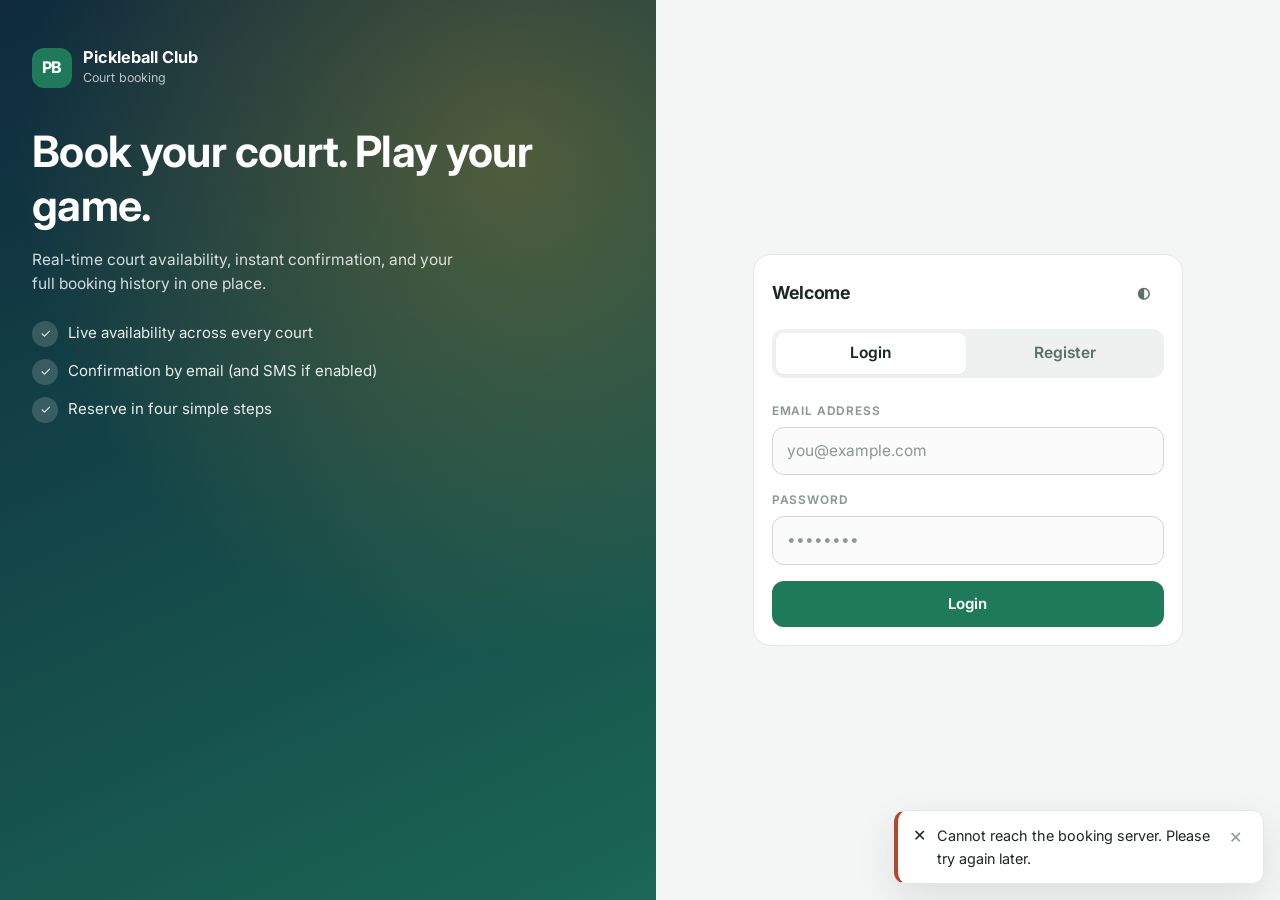
<file: index.html>
<!doctype html>
<html lang="en" data-theme="light">
<head>
<meta charset="utf-8" />
<meta name="viewport" content="width=device-width, initial-scale=1, viewport-fit=cover" />
<meta name="description" content="Reserve a pickleball court in a few taps." />
<title>Court Booking</title>
<link rel="icon" id="favicon" href="data:," />
<link rel="preconnect" href="https://fonts.googleapis.com" />
<link rel="preconnect" href="https://fonts.gstatic.com" crossorigin />
<link href="https://fonts.googleapis.com/css2?family=Inter:wght@400;500;600;700&display=swap" rel="stylesheet" />
<link rel="manifest" href="manifest.json" />
<meta name="theme-color" content="#0f3d32" />
<script src="config.js"></script>
<link rel="stylesheet" href="styles.css" />
</head>
<body class="player-app">

<!-- ========================= BOOT SPLASH ========================= -->
<div id="boot-splash" class="boot-splash" role="status" aria-live="polite">
  <div class="boot-inner">
    <div class="boot-logo" id="boot-logo"></div>
    <div class="boot-name" id="boot-name"></div>
    <div class="boot-bar"><span></span></div>
  </div>
</div>

<!-- ============================ AUTH ============================ -->
<div id="view-auth" class="auth-wrap">
  <section class="auth-hero">
    <div>
      <div class="brand" style="margin-bottom:36px">
        <div class="brand-logo" id="hero-logo">PB</div>
        <div class="brand-text">
          <div class="brand-name" id="hero-name" style="color:#fff">Pickleball Club</div>
          <div class="brand-tagline" id="hero-short" style="color:rgba(255,255,255,.7)">Court booking</div>
        </div>
      </div>
      <h1 id="hero-tagline">Book your court. Play your game.</h1>
      <p id="hero-desc">Real-time court availability, instant confirmation, and your full booking history in one place.</p>
      <ul class="hero-points">
        <li><span aria-hidden="true">✓</span> Live availability across every court</li>
        <li><span aria-hidden="true">✓</span> Confirmation by email (and SMS if enabled)</li>
        <li><span aria-hidden="true">✓</span> Reserve in four simple steps</li>
      </ul>
    </div>
    <p class="tiny" id="hero-contact" style="color:rgba(255,255,255,.7);margin:0"></p>
  </section>

  <section class="auth-panel">
    <div class="auth-card card">
      <div class="spread" style="margin-bottom:16px">
        <h2 class="section-title">Welcome</h2>
        <div class="row" style="gap:6px">
          <button class="btn btn-ghost btn-icon theme-toggle" title="Toggle theme" aria-label="Toggle theme">◐</button>
        </div>
      </div>

      <div class="tabs" role="tablist">
        <button class="tab" role="tab" aria-selected="true" data-authtab="login">Login</button>
        <button class="tab" role="tab" aria-selected="false" data-authtab="register">Register</button>
      </div>

      <form id="form-login" novalidate>
        <div class="field">
          <label class="label" for="li-email">Email address</label>
          <input class="input" id="li-email" type="email" autocomplete="email" required placeholder="you@example.com" />
        </div>
        <div class="field">
          <label class="label" for="li-pass">Password</label>
          <input class="input" id="li-pass" type="password" autocomplete="current-password" required placeholder="••••••••" />
        </div>
        <button class="btn btn-primary btn-block" type="submit" data-loading="Signing in...">Login</button>
      </form>

      <form id="form-register" class="hidden" novalidate>
        <div class="field">
          <label class="label" for="rg-name">Full name</label>
          <input class="input" id="rg-name" required autocomplete="name" placeholder="Juan Dela Cruz" />
        </div>
        <div class="field">
          <label class="label" for="rg-email">Email address</label>
          <input class="input" id="rg-email" type="email" required autocomplete="email" placeholder="you@example.com" />
        </div>
        <div class="field">
          <label class="label" for="rg-mobile">Mobile number</label>
          <input class="input" id="rg-mobile" required autocomplete="tel" placeholder="+63 917 000 0000" />
          <span class="field-hint">Used for booking confirmations.</span>
        </div>
        <div class="grid cols-2" style="gap:0 14px">
          <div class="field">
            <label class="label" for="rg-pass">Password</label>
            <input class="input" id="rg-pass" type="password" required autocomplete="new-password" minlength="8" />
          </div>
          <div class="field">
            <label class="label" for="rg-pass2">Confirm password</label>
            <input class="input" id="rg-pass2" type="password" required autocomplete="new-password" minlength="8" />
          </div>
        </div>
        <button class="btn btn-primary btn-block" type="submit" data-loading="Creating account...">Create account</button>
      </form>
    </div>
  </section>
</div>

<!-- ============================ APP ============================ -->
<div id="view-app" class="hidden">
  <header class="appbar">
    <div class="container appbar-inner">
      <div class="brand">
        <div class="brand-logo" id="app-logo">PB</div>
        <div class="brand-text">
          <div class="brand-name" id="app-name">Pickleball Club</div>
          <div class="brand-tagline" id="app-tagline">Court booking</div>
        </div>
      </div>
      <div class="row" style="gap:6px">
        <span class="tiny muted" id="rt-status" title="Real-time connection" style="display:inline-flex;align-items:center;gap:5px;white-space:nowrap">
          <span id="rt-dot" style="width:8px;height:8px;border-radius:50%;background:#9ca3af;display:inline-block"></span><span id="rt-text">Connecting…</span>
        </span>
        <button class="btn btn-ghost btn-icon bell" id="btn-bell" title="Notifications" aria-label="Notifications" data-goto="notifications">🔔<span class="bell-count hidden" id="bell-count"></span></button>
        <button class="btn btn-ghost btn-icon theme-toggle" title="Toggle theme" aria-label="Toggle theme">◐</button>
        <button class="btn btn-outline btn-sm" id="btn-logout">Logout</button>
      </div>
    </div>
  </header>

  <main class="container app-body" style="padding-block:24px">
    <nav class="tabs" role="tablist" id="main-tabs" style="max-width:560px">
      <button class="tab" role="tab" data-tab="dashboard" aria-selected="true">Home</button>
      <button class="tab" role="tab" data-tab="book" aria-selected="false">Book</button>
      <button class="tab" role="tab" data-tab="bookings" aria-selected="false">My Games</button>
      <button class="tab" role="tab" data-tab="tournaments" aria-selected="false">Events</button>
      <button class="tab" role="tab" data-tab="profile" aria-selected="false">Account</button>
    </nav>

    <!-- DASHBOARD -->
    <section id="tab-dashboard" class="stack" style="gap:24px">
      <div class="spread">
        <div>
          <h1 class="page-title">Welcome, <span id="dash-name">Player</span></h1>
          <p class="page-subtitle" id="dash-sub">Your next game and everything that needs you.</p>
        </div>
        <button class="btn btn-primary btn-lg" data-goto="book">＋ Book a court</button>
      </div>


      <div class="grid cols-2">

        <div class="card next-booking" id="next-booking-card"><div class="skeleton" style="height:74px"></div></div>
        <div class="grid cols-2 stat-pair" style="gap:16px">
          <div class="card tight stat-card"><span class="label">Upcoming</span><span class="stat-value num" id="st-upcoming">–</span><span class="stat-trend">reservations ahead</span></div>
          <div class="card tight stat-card"><span class="label">Played</span><span class="stat-value num" id="st-played">–</span><span class="stat-trend">completed games</span></div>
        </div>
      </div>

      <div>
        <div class="card-header">
          <div>
            <h2 class="section-title">Available courts today</h2>
            <p class="page-subtitle" id="today-label"></p>
          </div>
          <div class="legend">
            <span><strong class="st-available">✓</strong> Available</span>
            <span><strong class="st-booked">✕</strong> Booked</span>
            <span><strong class="st-maintenance">⚙</strong> Maintenance</span>
            <span><strong class="st-blocked">⛔</strong> Blocked</span>
          </div>
        </div>
        <div class="list" id="today-courts"><div class="skeleton" style="height:150px"></div></div>
      </div>

      <div class="panel">
        <div class="panel-head"><h2 class="section-title">Recent bookings</h2>
          <button class="btn btn-ghost btn-sm" data-goto="bookings">View all →</button></div>
        <div class="list" id="recent-bookings"></div>
      </div>
    </section>


    <!-- BOOK -->
    <section id="tab-book" class="hidden stack" style="gap:20px">
      <div>
        <h1 class="page-title">Book a court</h1>
        <p class="page-subtitle">Pick a date, choose your court, lock your time.</p>
      </div>
      <div class="steps" id="steps">
        <div class="step is-active" data-step="1"><span class="step-n">1</span> Select date</div>
        <div class="step" data-step="2"><span class="step-n">2</span> Select court</div>
        <div class="step" data-step="3"><span class="step-n">3</span> Available times</div>
        <div class="step" data-step="4"><span class="step-n">4</span> Confirm</div>
      </div>

      <div class="grid" style="grid-template-columns:minmax(280px,340px) minmax(0,1fr)">
        <div class="card calendar" id="calendar">
          <div class="calendar-head">
            <button class="btn btn-ghost btn-icon" id="cal-prev" aria-label="Previous month">‹</button>
            <span class="calendar-month" id="cal-month"></span>
            <button class="btn btn-ghost btn-icon" id="cal-next" aria-label="Next month">›</button>
          </div>
          <div class="calendar-grid" id="cal-dow"></div>
          <div class="calendar-grid" id="cal-days" role="grid"></div>
          <button class="btn btn-outline btn-sm btn-block mt-4" id="cal-today">Today</button>
        </div>

        <div class="stack" style="gap:16px">
          <section class="section-shell booking-stage">
            <div class="section-head"><h2 class="section-title">Courts on <span id="book-date-label">–</span></h2></div>
            <div class="pick-grid" id="book-courts"></div>
          </section>
          <section class="section-shell booking-stage" id="slot-card">
            <div class="section-head">
              <h2 class="section-title">Available times</h2>
              <div class="legend">
                <span><strong class="st-available">✓</strong> Available</span>
                <span><strong class="st-booked">✕</strong> Booked</span>
                <span><strong class="st-blocked">⛔</strong> Unavailable</span>
              </div>
            </div>
            <div class="slot-grid" id="slot-grid"></div>
          </section>
          <div class="card action-card" id="summary-card">
            <h2 class="section-title" style="margin-bottom:14px">Booking summary</h2>
            <dl class="summary-list" id="summary-list"></dl>
            <div class="field mt-4">
              <label class="label" for="bk-players">Number of players</label>
              <select class="select" id="bk-players">
                <option>2</option><option>3</option><option selected>4</option><option>5</option><option>6</option>
              </select>
            </div>
            <div class="field">
              <label class="label" for="bk-notes">Notes (optional)</label>
              <textarea class="textarea" id="bk-notes" maxlength="300" placeholder="Anything the facility should know?"></textarea>
            </div>
            <button class="btn btn-primary btn-block" id="btn-confirm" data-loading="Booking...">Confirm booking</button>
          </div>
        </div>
      </div>
    </section>

    <!-- BOOKINGS -->
    <section id="tab-bookings" class="hidden stack" style="gap:20px">
      <div class="spread">
        <div><h1 class="page-title">My bookings</h1><p class="page-subtitle">Upcoming reservations and full history.</p></div>
        <button class="btn btn-primary" data-goto="book">＋ New booking</button>
      </div>
      <div class="chips" role="group" aria-label="Filter bookings">
        <button class="chip" data-filter="upcoming" aria-pressed="true">Upcoming</button>
        <button class="chip" data-filter="history" aria-pressed="false">History</button>
      </div>
      <div class="list" id="bookings-list"></div>
    </section>

    <!-- TOURNAMENTS -->
    <section id="tab-tournaments" class="hidden stack" style="gap:20px">
      <div class="spread">
        <div><h1 class="page-title">Events</h1><p class="page-subtitle">Tournaments, Open Play sessions and your registrations.</p></div>
        <button class="btn btn-ghost btn-sm" id="tn-refresh">↻ Refresh</button>
      </div>
      <div class="chips" id="ev-subtabs" role="group" aria-label="Event view">
        <button class="chip" data-evtab="tournaments" aria-selected="true">Tournaments</button>
        <button class="chip" data-evtab="openplay" aria-selected="false">Open Play</button>
        <button class="chip" data-evtab="myregs" aria-selected="false">My registrations<span class="pill hidden" id="ev-reg-pill"></span></button>
      </div>

      <div id="ev-view-tournaments" class="stack" style="gap:20px">
        <div id="tn-list-view" class="stack" style="gap:20px">
          <div>
            <div class="list-head"><h2 class="section-title">My matches</h2></div>
            <div class="list" id="tn-my-matches"></div>
          </div>
          <div>
            <div class="list-head"><h2 class="section-title">Tournaments</h2></div>
            <div class="list" id="tn-events"></div>
          </div>
        </div>
        <div id="tn-detail-view" class="hidden stack" style="gap:16px"></div>
      </div>

      <div id="ev-view-openplay" class="hidden stack" style="gap:20px">
        <div>
          <div class="list-head"><h2 class="section-title">Open Play sessions</h2></div>
          <div class="list" id="op-events"></div>
        </div>
      </div>

      <div id="ev-view-myregs" class="hidden stack" style="gap:20px">
        <div>
          <div class="list-head"><h2 class="section-title">Tournament registrations</h2></div>
          <div class="list" id="my-trn-regs"></div>
        </div>
        <div>
          <div class="list-head"><h2 class="section-title">Open Play registrations</h2></div>
          <div class="list" id="my-op-regs"></div>
        </div>
      </div>
    </section>

    <!-- NOTIFICATIONS -->
    <section id="tab-notifications" class="hidden stack" style="gap:16px">
      <div class="spread">
        <div>
          <button class="btn btn-ghost btn-sm" data-goto="dashboard">← Back</button>
          <h1 class="page-title" style="margin-top:8px">Notifications</h1>
          <p class="page-subtitle">Booking, payment and event updates sent to you.</p>
        </div>
        <button class="btn btn-outline btn-sm" id="nt-mark-all">Mark all read</button>
      </div>
      <div class="chips" role="group" aria-label="Filter notifications">
        <button class="chip" data-nfilter="all" aria-pressed="true">All</button>
        <button class="chip" data-nfilter="unread" aria-pressed="false">Unread</button>
        <button class="chip" data-nfilter="bookings" aria-pressed="false">Bookings</button>
        <button class="chip" data-nfilter="payments" aria-pressed="false">Payments</button>
        <button class="chip" data-nfilter="events" aria-pressed="false">Events</button>
      </div>
      <div class="list" id="notif-list"><div class="skeleton" style="height:120px"></div></div>
    </section>

    <!-- PROFILE -->
    <section id="tab-profile" class="hidden stack" style="gap:20px">
      <div><h1 class="page-title">Profile</h1><p class="page-subtitle">Manage your account details.</p></div>

      <div class="list" id="profile-menu">
        <button type="button" class="list-row is-clickable" data-panel="panel-profile">
          <span class="list-lead">👤</span>
          <span class="list-main"><span class="list-title">Personal information</span>
            <span class="list-sub">View and update your name and mobile number</span></span>
          <span class="list-end"><span class="list-chevron">›</span></span>
        </button>
        <button type="button" class="list-row is-clickable" data-panel="panel-rating">
          <span class="list-lead">🏆</span>
          <span class="list-main"><span class="list-title">My rating</span>
            <span class="list-sub">Tournament rating, pending reviews and history</span></span>
          <span class="list-end"><span class="list-chevron">›</span></span>
        </button>
        <button type="button" class="list-row is-clickable" data-panel="panel-membership">
          <span class="list-lead">◆</span>
          <span class="list-main"><span class="list-title">Membership</span>
            <span class="list-sub">Plan, benefits, expiry and renewal</span></span>
          <span class="list-end"><span class="list-chevron">›</span></span>
        </button>
        <button type="button" class="list-row is-clickable" data-panel="panel-password">
          <span class="list-lead">🔐</span>
          <span class="list-main"><span class="list-title">Password &amp; security</span>
            <span class="list-sub">Change your password and sign other devices out</span></span>
          <span class="list-end"><span class="list-chevron">›</span></span>
        </button>
        <button type="button" class="list-row is-clickable" data-goto="notifications">
          <span class="list-lead">🔔</span>
          <span class="list-main"><span class="list-title">Notifications</span>
            <span class="list-sub">Review all updates sent to you</span></span>
          <span class="list-end"><span class="list-chevron">›</span></span>
        </button>
        <button type="button" class="list-row is-clickable" data-panel="panel-account">
          <span class="list-lead is-plain">⚙</span>
          <span class="list-main"><span class="list-title">Account settings</span>
            <span class="list-sub">Appearance and sign out</span></span>
          <span class="list-end"><span class="list-chevron">›</span></span>
        </button>
      </div>

      <div class="stack" id="profile-panels" style="gap:16px">
        <div class="stack hidden" data-panelbox="panel-rating" style="gap:16px">
          <div class="card summary-card" id="rating-summary-card"><div class="skeleton" style="height:120px"></div></div>
          <section class="section-shell" id="rating-pending-card" style="display:none"></section>
          <section class="section-shell" id="rating-history-card" style="display:none"></section>
        </div>
        <div class="stack hidden" data-panelbox="panel-membership" style="gap:16px">
          <div class="card summary-card" id="membership-card"><div class="skeleton" style="height:150px"></div></div>
          <section class="section-shell" id="membership-plans-card"></section>
        </div>
        <form class="form-section hidden" id="form-profile" data-panelbox="panel-profile">
          <h2 class="section-title" style="margin-bottom:16px">Account details</h2>
          <div class="field"><label class="label" for="pf-name">Full name</label><input class="input" id="pf-name" required /></div>
          <div class="field"><label class="label" for="pf-email">Email</label><input class="input" id="pf-email" disabled /></div>
          <div class="field"><label class="label" for="pf-mobile">Mobile number</label><input class="input" id="pf-mobile" required /></div>
          <button class="btn btn-primary" type="submit" data-loading="Saving...">Save changes</button>
        </form>
        <form class="form-section hidden" id="form-password" data-panelbox="panel-password">
          <h2 class="section-title" style="margin-bottom:16px">Change password</h2>
          <div class="field"><label class="label" for="pw-cur">Current password</label><input class="input" id="pw-cur" type="password" required autocomplete="current-password" /></div>
          <div class="field"><label class="label" for="pw-new">New password</label><input class="input" id="pw-new" type="password" minlength="8" required autocomplete="new-password" /></div>
          <button class="btn btn-outline" type="submit" data-loading="Saving...">Update password</button>
          <p class="field-hint mt-4" id="facility-contact"></p>
        </form>

        <section class="section-shell hidden" id="panel-account-box" data-panelbox="panel-account">
          <h2 class="section-title" style="margin-bottom:14px">Account settings</h2>
          <div class="list">
            <button type="button" class="list-row is-clickable is-compact theme-toggle">
              <span class="list-lead is-plain">◐</span>
              <span class="list-main"><span class="list-title">Appearance</span>
                <span class="list-sub">Switch between light and dark theme</span></span>
              <span class="list-end"><span class="list-chevron">›</span></span></button>
            <button type="button" class="list-row is-clickable is-compact" id="pf-logout">
              <span class="list-lead is-plain">⏻</span>
              <span class="list-main"><span class="list-title">Sign out</span>
                <span class="list-sub">Log out of this device</span></span>
              <span class="list-end"><span class="list-chevron">›</span></span></button>
          </div>
        </section>
      </div>
    </section>
  </main>

  <nav class="bottom-nav" aria-label="Primary">
    <div class="bottom-nav-inner">
      <button data-tab="dashboard" class="is-active"><span class="ico" aria-hidden="true">▤</span>Home</button>
      <button data-tab="book"><span class="ico" aria-hidden="true">＋</span>Book</button>
      <button data-tab="bookings"><span class="ico" aria-hidden="true">▦</span>My Games</button>
      <button data-tab="tournaments"><span class="ico" aria-hidden="true">🏆</span>Events</button>
      <button data-tab="profile"><span class="ico" aria-hidden="true">◎</span>Account</button>
    </div>
  </nav>
</div>

<div class="toast-host" id="toasts" role="status" aria-live="polite"></div>
<button id="pwa-install-player" class="btn btn-primary btn-block pwa-install-inline" type="button" hidden>Install Booking App</button>
<div id="modal-root"></div>

<script src="qr-lite.js"></script>
<script>
/* ================= shared runtime (player app) ================= */
(function () {
  'use strict';

  /* ---------- API base (configurable, never hard-coded for prod) ---------- */
  var DEFAULT_API = window.PIKOL_API_BASE || 'https://pikol.mdmsportal.uk';
  var qsApi = new URLSearchParams(location.search).get('api');
  if (qsApi) localStorage.setItem('pb_api_url', qsApi.replace(/\/+$/, ''));
  var API = localStorage.getItem('pb_api_url');
  if (API === 'https://api.mdmsportal.uk') {
    API = DEFAULT_API;
    localStorage.setItem('pb_api_url', API);
  }
  if (!API) {
    var isLocal = /^(localhost|127\.0\.0\.1)$/i.test(location.hostname || '');
    API = isLocal && location.origin && location.origin !== 'null' ? location.origin : DEFAULT_API;
  }

  var TOKEN = localStorage.getItem('pb_token') || '';
  var USER = null, BRAND = {}, AVAIL = null;

  var $ = function (s, r) { return (r || document).querySelector(s); };
  var $$ = function (s, r) { return Array.prototype.slice.call((r || document).querySelectorAll(s)); };
  var esc = function (v) {
    return String(v == null ? '' : v).replace(/[&<>"']/g, function (c) {
      return { '&': '&amp;', '<': '&lt;', '>': '&gt;', '"': '&quot;', "'": '&#39;' }[c];
    });
  };

  /* Convert API-relative asset URLs into absolute API URLs. This is required
     when this frontend is hosted separately (for example GitHub Pages) from
     the Node/Express API server. */
  function assetUrl(url) {
    url = String(url == null ? '' : url).trim();
    if (!url) return '';
    if (/^(?:https?:|data:|blob:|\/\/)/i.test(url)) return url;
    if (url.charAt(0) === '/') return API.replace(/\/+$/, '') + url;
    return API.replace(/\/+$/, '') + '/' + url.replace(/^\/+/, '');
  }

  /* ---------- toasts ---------- */
  var ICONS = { success: '✓', error: '✕', warning: '⚠', info: 'ℹ' };
  function toast(msg, type) {
    type = type || 'info';
    var el = document.createElement('div');
    el.className = 'toast ' + type;
    el.innerHTML = '<span class="icon" aria-hidden="true">' + ICONS[type] + '</span><span class="msg">' +
      esc(msg) + '</span><button class="close" aria-label="Dismiss">✕</button>';
    el.querySelector('.close').onclick = remove;
    $('#toasts').appendChild(el);
    var t = setTimeout(remove, 4600);
    function remove() { clearTimeout(t); el.classList.add('leaving'); setTimeout(function () { el.remove(); }, 200); }
  }

  /* ---------- modal ---------- */
  function modal(opts) {
    var host = document.createElement('div');
    host.className = 'modal-host';
    host.innerHTML =
      '<div class="modal" role="dialog" aria-modal="true" aria-label="' + esc(opts.title) + '">' +
      '<div class="modal-head"><h2 class="section-title">' + esc(opts.title) + '</h2>' +
      '<button class="btn btn-ghost btn-icon" data-close aria-label="Close">✕</button></div>' +
      '<div class="modal-body">' + (opts.body || '') + '</div>' +
      '<div class="modal-foot">' +
      '<button class="btn btn-outline" data-close>' + esc(opts.cancelText || 'Cancel') + '</button>' +
      (opts.confirmText ? '<button class="btn ' + (opts.danger ? 'btn-danger' : 'btn-primary') +
        '" data-confirm data-loading="Working...">' + esc(opts.confirmText) + '</button>' : '') +
      '</div></div>';
    $('#modal-root').appendChild(host);
    var didClose=false;
    function close() { if(didClose)return; didClose=true; host.remove(); document.removeEventListener('keydown', onKey); if(typeof opts.onClose==='function'){try{opts.onClose();}catch(_){} } }
    function onKey(e) { if (e.key === 'Escape') close(); }
    document.addEventListener('keydown', onKey);
    $$('[data-close]', host).forEach(function (b) { b.onclick = close; });
    if (!opts.locked) host.addEventListener('mousedown', function (e) { if (e.target === host) close(); });
    var confirmBtn = $('[data-confirm]', host);
    if (confirmBtn) {
      confirmBtn.onclick = function () {
        busy(confirmBtn, true);
        Promise.resolve(opts.onConfirm && opts.onConfirm(host))
          .then(function (r) { if (r !== false) close(); })
          .catch(function (e) { toast(e.message, 'error'); })
          .finally(function () { busy(confirmBtn, false); });
      };
      setTimeout(function(){ confirmBtn.focus(); }, 40);
    }
    return { close: close, host: host };
  }

  function busy(btn, on) {
    if (!btn) return;
    if (on) {
      btn.dataset.text = btn.textContent;
      btn.textContent = btn.dataset.loading || 'Working...';
      btn.classList.add('is-loading');
      btn.disabled = true;
    } else {
      if (btn.dataset.text) btn.textContent = btn.dataset.text;
      btn.classList.remove('is-loading');
      btn.disabled = false;
    }
  }

  /* ---------- api ---------- */
  function api(pathname, opts) {
    opts = opts || {};
    var headers = { 'Content-Type': 'application/json' };
    if (TOKEN) headers.Authorization = 'Bearer ' + TOKEN;
    return fetch(API + pathname, {
      method: opts.method || 'GET',
      headers: headers,
      body: opts.body ? JSON.stringify(opts.body) : undefined
    }).then(function (res) {
      return res.json().catch(function () { return {}; }).then(function (data) {
        if (!res.ok) {
          if (res.status === 401 && TOKEN) { signOutLocal(); }
          throw new Error(data.error || ('Request failed (' + res.status + ')'));
        }
        return data;
      });
    }, function () { throw new Error('Cannot reach the booking server. Please try again later.'); });
  }

  /* ---------- theme ---------- */
  function applyTheme(theme) {
    document.documentElement.setAttribute('data-theme', theme);
    localStorage.setItem('pb_theme', theme);
  }
  applyTheme(localStorage.getItem('pb_theme') || 'light');
  document.addEventListener('click', function (e) {
    var t = e.target.closest('.theme-toggle');
    if (!t) return;
    applyTheme(document.documentElement.getAttribute('data-theme') === 'dark' ? 'light' : 'dark');
  });

  /* ---------- white-label branding ---------- */
  function applyBranding(b) {
    BRAND = b || {};
    var r = document.documentElement.style;
    if (b.brand_primary) r.setProperty('--brand-primary', b.brand_primary);
    if (b.brand_secondary) r.setProperty('--brand-secondary', b.brand_secondary);
    if (b.brand_accent) r.setProperty('--brand-accent', b.brand_accent);
    var name = b.facility_name || 'Pickleball Club';
    document.title = name + ' \u2014 Court Booking';
    var initials = (b.short_name || name).trim().slice(0, 2).toUpperCase();
    /* app_logo_url is the main interface logo, logo_url is the fallback. */
    var appLogo = b.app_logo_url || b.logo_url || '';
    var bootLogo = b.boot_logo_url || b.logo_url || '';
    [['#hero-logo', b.logo_url || appLogo], ['#app-logo', appLogo]].forEach(function (pair) {
      var el = $(pair[0]); if (!el) return;
      el.innerHTML = pair[1] ? '<img src="' + esc(assetUrl(pair[1])) + '" alt="' + esc(name) + ' logo" />' : esc(initials);
    });
    var bl = $('#boot-logo');
    if (bl) bl.innerHTML = bootLogo ? '<img src="' + esc(assetUrl(bootLogo)) + '" alt="' + esc(name) + ' logo" />' : esc(initials);
    var bn = $('#boot-name'); if (bn) bn.textContent = name;
    if (b.favicon_url) $('#favicon').href = assetUrl(b.favicon_url);
    $('#hero-name').textContent = name;
    $('#app-name').textContent = name;
    $('#hero-short').textContent = b.short_name || 'Court booking';
    $('#app-tagline').textContent = b.tagline || 'Court booking';
    $('#hero-tagline').textContent = b.tagline || 'Book your court. Play your game.';
    $('#hero-desc').textContent = b.description || '';
    var contact = [b.address, b.contact_number, b.contact_email].filter(Boolean).join(' \u00b7 ');
    $('#hero-contact').textContent = contact;
    var fc = $('#facility-contact'); if (fc) fc.textContent = contact;
  }

  function hideSplash() {
    var el = $('#boot-splash');
    if (!el || el.classList.contains('is-hidden')) return;
    el.classList.add('is-hidden');
    setTimeout(function () { el.remove(); }, 500);
  }

  /* ---------- date helpers ---------- */
  var MONTHS = ['January','February','March','April','May','June','July','August','September','October','November','December'];
  var DOW = ['Sun','Mon','Tue','Wed','Thu','Fri','Sat'];
  function ymd(d) {
    return d.getFullYear() + '-' + String(d.getMonth() + 1).padStart(2, '0') + '-' + String(d.getDate()).padStart(2, '0');
  }
  function humanDate(s) {
    var d = new Date(s + 'T00:00:00');
    return DOW[d.getDay()] + ', ' + MONTHS[d.getMonth()] + ' ' + d.getDate() + ', ' + d.getFullYear();
  }
  function humanTime(t) {
    var h = +t.slice(0, 2), m = t.slice(3, 5), ap = h >= 12 ? 'PM' : 'AM';
    return ((h % 12) || 12) + ':' + m + ' ' + ap;
  }
  function money(v) {
    if (!v) return 'Free';
    return (BRAND.currency || '') + ' ' + Number(v).toLocaleString(undefined, { minimumFractionDigits: 2, maximumFractionDigits: 2 });
  }

  /* ---------- auth tabs ---------- */
  $$('[data-authtab]').forEach(function (tab) {
    tab.onclick = function () {
      $$('[data-authtab]').forEach(function (t) { t.setAttribute('aria-selected', String(t === tab)); });
      $('#form-login').classList.toggle('hidden', tab.dataset.authtab !== 'login');
      $('#form-register').classList.toggle('hidden', tab.dataset.authtab !== 'register');
    };
  });

  function submitHandler(form, fn) {
    form.addEventListener('submit', function (e) {
      e.preventDefault();
      var btn = form.querySelector('button[type=submit]');
      busy(btn, true);
      Promise.resolve(fn()).catch(function (err) { toast(err.message, 'error'); })
        .finally(function () { busy(btn, false); });
    });
  }

  submitHandler($('#form-login'), function () {
    return api('/api/auth/login', {
      method: 'POST',
      body: { email: $('#li-email').value.trim(), password: $('#li-pass').value }
    }).then(function (data) { onAuth(data); toast('Welcome back!', 'success'); });
  });

  submitHandler($('#form-register'), function () {
    if ($('#rg-pass').value !== $('#rg-pass2').value) throw new Error('Passwords do not match');
    return api('/api/auth/register', {
      method: 'POST',
      body: {
        full_name: $('#rg-name').value.trim(),
        email: $('#rg-email').value.trim(),
        mobile: $('#rg-mobile').value.trim(),
        password: $('#rg-pass').value,
        confirm_password: $('#rg-pass2').value
      }
    }).then(function (data) { onAuth(data); toast('Account created. Welcome!', 'success'); });
  });

  function onAuth(data) {
    TOKEN = data.token; USER = data.user;
    localStorage.setItem('pb_token', TOKEN);
    showApp();
  }
  function signOutLocal() {
    TOKEN = ''; USER = null;
    localStorage.removeItem('pb_token');
    if (RT) RT.connect();  /* stay live as a public visitor */
    $('#view-app').classList.add('hidden');
    $('#view-auth').classList.remove('hidden');
  }
  $('#btn-logout').onclick = function () {
    api('/api/auth/logout', { method: 'POST' }).catch(function () {}).finally(function () {
      signOutLocal(); toast('Signed out.', 'info');
    });
  };

  /* ---------- navigation ---------- */
  var TABS = ['dashboard', 'book', 'bookings', 'tournaments', 'notifications', 'profile'];
  function goto(tab) {
    TABS.forEach(function (t) { $('#tab-' + t).classList.toggle('hidden', t !== tab); });
    $$('#main-tabs .tab').forEach(function (b) { b.setAttribute('aria-selected', String(b.dataset.tab === tab)); });
    $$('.bottom-nav button').forEach(function (b) { b.classList.toggle('is-active', b.dataset.tab === tab); });
    window.scrollTo({ top: 0, behavior: 'smooth' });
    if (tab === 'bookings') loadBookings();
    if (tab === 'book') ensureBooking();
    if (tab === 'dashboard') loadDashboard();
    if (tab === 'tournaments') { evGoto(EV_SUB); loadMyRegistrations(); }
    if (tab === 'profile') loadRating();
    if (tab === 'notifications') loadNotifications();
  }
  document.addEventListener('click', function (e) {
    var b = e.target.closest('[data-tab],[data-goto]');
    if (!b) return;
    goto(b.dataset.tab || b.dataset.goto);
  });

  /* ---------- dashboard ---------- */
  var myBookings = [];
  var PAYCFG = null, CURRENT_MEMBERSHIP = null;
  var STATUS_LABEL = {
    pending_payment: 'Payment required',
    payment_submitted: 'Payment submitted',
    payment_verification: 'Verifying payment',
    payment_verified: 'Payment verified',
    pending: 'Processing',
    confirmed: 'Confirmed',
    rejected: 'Rejected',
    cancelled: 'Cancelled',
    completed: 'Completed'
  };
  var STATUS_ICON = {
    pending: '⏳', confirmed: '✓', rejected: '✕', cancelled: '✕', completed: '★'
  };
  var ACTIVE_STATUSES = ['confirmed'];
  function memberPrice(value,pct){var n=Math.max(0,Number(value)||0),p=Math.min(100,Math.max(0,Number(pct)||0));return Math.round(n*(1-p/100)*100)/100;}
  function statusBadge(s) {
    var cls = s === 'confirmed' || s === 'payment_verified' ? 'confirmed'
      : s === 'rejected' || s === 'cancelled' ? s
      : s === 'completed' ? 'completed' : 'pending';
    return '<span class="badge badge-' + cls + '" data-icon="' + (STATUS_ICON[s] || '•') + '">' +
      esc(STATUS_LABEL[s] || s) + '</span>';
  }
  function settlementOf(b) {
    var fee = Number(b.amount || 0);
    var paid = Number(b.reservation_paid || 0) + Number(b.game_paid || 0);
    var balance = Math.max(0, fee - paid);
    return {
      game_fee: fee, total_paid: paid, balance: balance,
      status: paid <= 0 ? 'unpaid' : balance > 0.009 ? 'partially_paid' : 'paid'
    };
  }
  var SETTLE_LABEL = { unpaid: 'Unpaid', partially_paid: 'Balance due', paid: 'Fully settled' };
  function settleBadge(b) {
    if (b.status === 'cancelled' || b.status === 'rejected') return '';
    var st = settlementOf(b);
    var cls = st.status === 'paid' ? 'confirmed' : st.status === 'partially_paid' ? 'pending' : 'pending';
    return '<span class="badge badge-' + cls + '" data-icon="' + (st.status === 'paid' ? '✓' : '₱') + '">' +
      esc(SETTLE_LABEL[st.status]) + '</span>';
  }
  function settlementLine(b) {
    if (b.status === 'cancelled' || b.status === 'rejected') return '';
    var st = settlementOf(b);
    if (!st.game_fee) return '';
    return '<div class="s">Paid ' + money(st.total_paid) + ' of ' + money(st.game_fee) +
      (st.balance > 0.009
        ? ' · <strong style="color:var(--danger,#c0392b)">Balance ' + money(st.balance) + '</strong> (settle on-site)'
        : ' · <strong>Settled</strong>') + '</div>';
  }
  /* Bookings are RECORDS: compact list rows (columns on desktop, stacked on
     mobile) — never one big card per booking. */
  function settlementText(b) {
    if (b.status === 'cancelled' || b.status === 'rejected') return '';
    var st = settlementOf(b);
    if (!st.game_fee) return '';
    return st.balance > 0.009
      ? 'Paid ' + money(st.total_paid) + '<br><strong style="color:var(--danger,#c0392b)">Balance ' + money(st.balance) + '</strong>'
      : 'Paid ' + money(st.total_paid) + '<br><strong>Settled</strong>';
  }
  function bookingRow(b, actions) {
    var d = new Date(b.booking_date + 'T00:00:00');
    return '<div class="list-row has-cols">' +
      '<span class="list-lead">🏸</span>' +
      '<span class="list-main"><span class="list-title">' + esc(b.court_name) + ' · ' +
      humanTime(b.start_time) + ' – ' + humanTime(b.end_time) + '</span>' +
      '<span class="list-sub">' + MONTHS[d.getMonth()].slice(0, 3) + ' ' + d.getDate() + ', ' + d.getFullYear() +
      ' · <span class="num">' + esc(b.reference) + '</span></span>' +
      (b.status === 'rejected' && b.rejection_reason
        ? '<span class="list-sub is-danger">Reason: ' + esc(b.rejection_reason) + '</span>' : '') +
      (b.payment_status === 'rejected' && b.payment_rejection_reason && b.status !== 'rejected'
        ? '<span class="list-sub is-danger">Payment rejected: ' + esc(b.payment_rejection_reason) + '</span>' : '') +
      '</span>' +
      '<span class="list-col">' + money(b.amount) +
      (Number(b.reservation_fee) > 0 ? '<br>fee ' + money(b.reservation_fee) : '') + '</span>' +
      '<span class="list-col">' + settlementText(b) + '</span>' +
      '<span class="list-end">' + statusBadge(b.status) + settleBadge(b) + (actions || '') + '</span></div>';
  }

  function loadDashboard() {
    $('#dash-name').textContent = USER ? USER.full_name.split(' ')[0] : 'Player';
    var today = ymd(new Date());
    $('#today-label').textContent = humanDate(today);
    api('/api/bookings').then(function (rows) {
      myBookings = rows;
      var upcoming = rows.filter(function (b) {
        return ACTIVE_STATUSES.indexOf(b.status) > -1 && b.booking_date >= today;
      }).sort(function (a, c) { return (a.booking_date + a.start_time).localeCompare(c.booking_date + c.start_time); });
      var played = rows.filter(function (b) { return b.status === 'completed'; }).length;
      $('#st-upcoming').textContent = upcoming.length;
      $('#st-played').textContent = played;

      var next = upcoming[0];
      $('#next-booking-card').innerHTML = next
        ? '<span class="label">Upcoming booking</span>' +
          '<div class="stat-value" style="font-size:1.5rem">' + esc(next.court_name) + '</div>' +
          '<div class="muted">' + humanDate(next.booking_date) + '</div>' +
          '<div style="font-weight:650;margin-top:4px">' + humanTime(next.start_time) + ' – ' + humanTime(next.end_time) + '</div>' +
          '<div class="tiny muted num" style="margin-top:8px">' + esc(next.reference) + '</div>'
        : '<span class="label">Upcoming booking</span><div class="stat-value" style="font-size:1.35rem">No booking yet</div>' +
          '<p class="muted tiny">Reserve a court and it will appear here.</p>' +
          '<button class="btn btn-secondary btn-sm mt-4" data-goto="book">Book a court</button>';

      var recent = rows.slice(0, 4);
      $('#recent-bookings').innerHTML = recent.length
        ? recent.map(function (b) { return bookingRow(b); }).join('')
        : '<div class="empty"><strong>No bookings yet</strong>Your reservations will show up here.</div>';
    }).catch(function (e) { toast(e.message, 'error'); });

    loadNotifications({ preview: true });
    api('/api/my/membership').then(function(d){ if(d.membership&&d.membership.status==='active'){ var card=$('#next-booking-card'); if(card) card.insertAdjacentHTML('beforeend','<div class="member-mini">◆ '+esc(d.membership.plan_name)+' · Member benefits active</div>'); }}).catch(function(){});

    api('/api/availability?date=' + today).then(function (data) {
      /* Court availability is scannable INFORMATION: compact rows, not cards. */
      $('#today-courts').innerHTML = data.courts.length ? data.courts.map(function (c) {
        var free = c.slots.filter(function (s) { return s.status === 'available'; }).length;
        var next = c.slots.filter(function (s) { return s.status === 'available'; })[0];
        var overall = c.status === 'active' ? (free ? 'available' : 'booked') : c.status;
        var label = overall === 'available' ? 'Available' : overall === 'booked' ? 'Fully booked'
          : overall.charAt(0).toUpperCase() + overall.slice(1);
        return '<div class="list-row has-cols">' +
          '<span class="list-lead">🏸</span>' +
          '<span class="list-main"><span class="list-title">' + esc(c.name) + '</span>' +
          '<span class="list-sub">' + esc(c.surface || 'Court') + ' · ' + money(c.hourly_rate) + '/hr' +
          (c.exclusive_tournament ? ' · ' + esc(c.exclusive_label) + ' ' + esc(c.exclusive_tournament.title) : '') +
          '</span></span>' +
          '<span class="list-col">' + (free ? free + ' slot(s) free' : 'No slots left') + '</span>' +
          '<span class="list-col">' + (next ? 'Next ' + humanTime(next.start) : '—') + '</span>' +
          '<span class="list-end"><span class="badge badge-' + overall + '" data-icon="' +
          (overall === 'available' ? '✓' : overall === 'maintenance' ? '⚙' : overall === 'inactive' ? '⏸' : '✕') +
          '">' + label + '</span>' +
          (c.status === 'active' && free
            ? '<button class="btn btn-outline btn-sm" data-book-court="' + c.id + '">Book</button>' : '') +
          '</span></div>';
      }).join('') : '<div class="empty"><strong>No courts yet</strong>Courts appear here once the facility adds them.</div>';
    }).catch(function (e) { toast(e.message, 'error'); });
  }

  document.addEventListener('click', function (e) {
    var b = e.target.closest('[data-book-court]');
    if (!b) return;
    sel.court = Number(b.dataset.bookCourt);
    sel.start = null;
    goto('book');
  });

  /* ---------- bookings list ---------- */
  var bookingFilter = 'upcoming';
  $$('[data-filter]').forEach(function (t) {
    t.onclick = function () {
      bookingFilter = t.dataset.filter;
      $$('[data-filter]').forEach(function (x) { x.setAttribute('aria-pressed', String(x === t)); });
      renderBookings();
    };
  });
  function loadBookings() {
    return api('/api/bookings').then(function (rows) { myBookings = rows; renderBookings(); })
      .catch(function (e) { toast(e.message, 'error'); });
  }
  function renderBookings() {
    var today = ymd(new Date());
    var rows = myBookings.filter(function (b) {
      var isUpcoming = ACTIVE_STATUSES.indexOf(b.status) > -1 && b.booking_date >= today;
      if (bookingFilter === 'all') return true;
      if (bookingFilter === 'completed') return b.status === 'completed';
      if (bookingFilter === 'cancelled') return b.status === 'cancelled' || b.status === 'rejected';
      return bookingFilter === 'upcoming' ? isUpcoming : !isUpcoming;
    });
    $('#bookings-list').innerHTML = rows.length ? rows.map(function (b) {
      var actions = '';
      if (b.status === 'confirmed' && Number(b.reservation_fee||0)>0 && ['due','payment_due','rejected','pending'].indexOf(String(b.payment_status||'').toLowerCase())>=0 && b.booking_date >= today) {
        actions += '<button class="btn btn-primary btn-sm" data-pay="' + b.id + '">'+(String(b.payment_status||'').toLowerCase()==='rejected'?'Resubmit payment':'Pay reservation fee')+'</button>';
      }
      if (ACTIVE_STATUSES.indexOf(b.status) > -1 && b.booking_date >= today) {
        actions += '<button class="btn btn-outline btn-sm" data-cancel="' + b.id + '">Cancel</button>';
      }
      return bookingRow(b, actions);
    }).join('') : '<div class="empty"><strong>Nothing here</strong>' +
      (bookingFilter === 'upcoming' ? 'You have no upcoming reservations.' : 'No bookings match this filter.') + '</div>';
  }
  document.addEventListener('click', function (e) {
    var b = e.target.closest('[data-cancel]');
    if (!b) return;
    var booking = myBookings.filter(function (x) { return x.id === Number(b.dataset.cancel); })[0];
    modal({
      title: 'Cancel booking',
      locked: true,
      danger: true,
      body: '<p>Cancel <strong>' + esc(booking.court_name) + '</strong> on ' + humanDate(booking.booking_date) +
        ' at ' + humanTime(booking.start_time) + '?</p><p class="muted tiny">Reference ' + esc(booking.reference) + '. This cannot be undone.</p>',
      confirmText: 'Cancel booking',
      cancelText: 'Keep booking',
      onConfirm: function () {
        return api('/api/bookings/' + booking.id + '/cancel', { method: 'POST' }).then(function () {
          toast('Booking cancelled.', 'success');
          loadBookings(); loadDashboard();
        });
      }
    });
  });

  /* ---------- booking flow ---------- */
  var sel = { date: ymd(new Date()), court: null, start: null };
  var calCursor = new Date();

  function renderDow() {
    $('#cal-dow').innerHTML = DOW.map(function (d) { return '<div class="calendar-dow">' + d.charAt(0) + '</div>'; }).join('');
  }
  function renderCalendar() {
    var y = calCursor.getFullYear(), m = calCursor.getMonth();
    $('#cal-month').textContent = MONTHS[m] + ' ' + y;
    var first = new Date(y, m, 1).getDay();
    var days = new Date(y, m + 1, 0).getDate();
    var today = ymd(new Date());
    var maxDate = ymd(new Date(Date.now() + 60 * 86400000));
    var html = '';
    for (var i = 0; i < first; i++) html += '<div class="day is-empty"></div>';
    for (var d = 1; d <= days; d++) {
      var val = y + '-' + String(m + 1).padStart(2, '0') + '-' + String(d).padStart(2, '0');
      var disabled = val < today || val > maxDate;
      html += '<button type="button" class="day' + (val === today ? ' is-today' : '') +
        (val === sel.date ? ' is-selected' : '') + '" data-date="' + val + '"' +
        (disabled ? ' disabled aria-disabled="true"' : '') + ' aria-label="' + humanDate(val) + '">' + d + '</button>';
    }
    $('#cal-days').innerHTML = html;
  }
  $('#cal-prev').onclick = function () { calCursor.setMonth(calCursor.getMonth() - 1); renderCalendar(); };
  $('#cal-next').onclick = function () { calCursor.setMonth(calCursor.getMonth() + 1); renderCalendar(); };
  $('#cal-today').onclick = function () {
    calCursor = new Date(); sel.date = ymd(new Date()); sel.start = null; renderCalendar(); loadAvailability();
  };
  $('#cal-days').addEventListener('click', function (e) {
    var b = e.target.closest('[data-date]');
    if (!b || b.disabled) return;
    sel.date = b.dataset.date; sel.start = null;
    renderCalendar(); loadAvailability();
  });

  function ensureBooking() { if (!AVAIL || AVAIL.date !== sel.date) loadAvailability(); else renderBooking(); }

  function loadAvailability() {
    $('#book-courts').innerHTML = '<div class="card"><div class="skeleton" style="height:120px"></div></div>';
    return api('/api/availability?date=' + sel.date).then(function (data) {
      AVAIL = data;
      var bookable = data.courts.filter(function (c) { return c.status === 'active'; });
      if (sel.court && !bookable.some(function (c) { return c.id === sel.court; })) sel.court = null;
      renderBooking();
    }).catch(function (e) { toast(e.message, 'error'); });
  }

  function renderBooking() {
    $('#book-date-label').textContent = humanDate(sel.date);
    if (!AVAIL) return;
    $('#book-courts').innerHTML = AVAIL.courts.map(function (c) {
      var free = c.slots.filter(function (s) { return s.status === 'available'; }).length;
      var evs = (c.events || []);
      var bookable = c.status === 'active' && free > 0;
      var st = c.status !== 'active' ? c.status : (free ? 'available' : 'booked');
      /* Court choice is a CONTROL, not an information card: compact, selectable. */
      return '<button type="button" class="pick' + (sel.court === c.id ? ' is-selected' : '') +
        '" data-court="' + c.id + '"' + (bookable ? '' : ' disabled aria-disabled="true"') + '>' +
        '<span class="p-title">' + esc(c.name) +
        '<span class="badge badge-' + st + '">' +
        (st === 'available' ? free + ' open' : st === 'booked' ? 'Full' : st.charAt(0).toUpperCase() + st.slice(1)) +
        '</span></span>' +
        '<span class="p-sub">' + esc(c.surface || c.description || 'Court') + ' · ' + money(c.hourly_rate) + '/hr</span>' +
        (evs.length ? '<span class="p-sub">' + evs.map(function (ev) {
          return ev.icon + ' ' + esc(ev.label) + ' ' + humanTime(ev.start_time) + '–' + humanTime(ev.end_time);
        }).join(' · ') + '</span>' : '') +
        (c.exclusive_tournament ? '<span class="p-sub">' + esc(c.exclusive_label) + ' ' +
          esc(c.exclusive_tournament.title) + '</span>' : '') +
        '</button>';
    }).join('');

    var court = AVAIL.courts.filter(function (c) { return c.id === sel.court; })[0];
    if (!court) {
      $('#slot-grid').innerHTML = '<div class="empty" style="grid-column:1/-1"><strong>Select a court</strong>Choose a court above to see its available times.</div>';
    } else {
      /* Event slots are rendered as real calendar event cards: visible,
         self-explanatory and impossible to select for a normal booking. */
      $('#slot-grid').innerHTML = (court.slots.length ? '' : '<div class="empty" style="grid-column:1/-1"><strong>No time slots</strong>This court has no configured time slots yet.</div>') +
        court.slots.map(function (s) {
        var ok = s.bookable === undefined ? s.status === 'available' : !!s.bookable;
        if (s.event) {
          return '<div class="slot slot-event state-' + s.status + '" role="button" tabindex="0"' +
            ' data-event-type="' + esc(s.event.type) + '" data-event-id="' + s.event.id + '"' +
            ' aria-disabled="true"' +
            ' aria-label="' + humanTime(s.start) + ' — ' + esc(s.status_label) + ': ' + esc(s.event.title) + ' (not bookable)">' +
            '<span class="slot-time">' + humanTime(s.start) + '</span>' +
            '<span class="slot-event-label">' + s.event.icon + ' ' + esc(s.status_label) + '</span>' +
            '<span class="slot-event-title">' + esc(s.event.title) + '</span>' +
            '<span class="slot-event-time">' + humanTime(s.event.start_time) + ' – ' + humanTime(s.event.end_time) + '</span>' +
            '</div>';
        }
        return '<button type="button" class="slot state-' + s.status + (sel.start === s.start ? ' is-selected' : '') +
          '" data-slot="' + s.start + '"' + (ok ? '' : ' disabled aria-disabled="true"') +
          ' aria-label="' + humanTime(s.start) + ' ' + esc(s.status_label || s.label) + '">' +
          '<span class="slot-time">' + humanTime(s.start) + '</span>' +
          '<span class="slot-state">' + esc(s.status_label || s.label) + '</span></button>';
      }).join('');
    }

    var slotMin = AVAIL.slot_minutes;
    var amount = court ? Number(court.hourly_rate) * (slotMin / 60) : 0;
    var fee = PAYCFG ? Number(PAYCFG.reservation_fee || 0) : 0;
    if(CURRENT_MEMBERSHIP){amount=memberPrice(amount,CURRENT_MEMBERSHIP.court_discount_percent);fee=memberPrice(fee,CURRENT_MEMBERSHIP.reservation_discount_percent);}
    $('#summary-list').innerHTML =
      row('Date', humanDate(sel.date)) +
      row('Court', court ? court.name : 'Not selected') +
      row('Time', sel.start ? humanTime(sel.start) + ' – ' + humanTime(addMin(sel.start, slotMin)) : 'Not selected') +
      row('Duration', slotMin + ' minutes') +
      row('Court fee', court && sel.start ? money(amount) : '—') +
      row('Reservation fee', money(fee)) +
      row('Pay now', money(fee));
    $('#btn-confirm').disabled = !(court && sel.start);

    var step = sel.start ? 4 : sel.court ? 3 : 2;
    $$('#steps .step').forEach(function (el) {
      var n = Number(el.dataset.step);
      el.classList.toggle('is-active', n === step);
      el.classList.toggle('is-done', n < step);
    });
    function row(k, v) { return '<div class="summary-row"><dt>' + k + '</dt><dd>' + esc(v) + '</dd></div>'; }
  }
  /* Tapping an event block explains the occupancy. It must never start a
     booking flow, on desktop or on touch devices. */
  function showEventInfo(el) {
    if (!AVAIL) return;
    var type = el.getAttribute('data-event-type');
    var id = Number(el.getAttribute('data-event-id'));
    var court = AVAIL.courts.filter(function (c) { return c.id === sel.court; })[0];
    var ev = court && (court.events || []).filter(function (e) { return e.type === type && e.id === id; })[0];
    if (!ev) return;
    toast(ev.icon + ' ' + ev.label + ' — ' + ev.title + ' · ' + court.name + ' · ' +
      humanTime(ev.start_time) + '–' + humanTime(ev.end_time) + '. This court is reserved for the event and cannot be booked.', 'info');
  }
  $('#slot-grid').addEventListener('click', function (e) {
    var ev = e.target.closest('.slot-event');
    if (!ev) return;
    e.preventDefault();
    e.stopPropagation();
    showEventInfo(ev);
  }, true);
  $('#slot-grid').addEventListener('keydown', function (e) {
    var ev = e.target.closest && e.target.closest('.slot-event');
    if (!ev || (e.key !== 'Enter' && e.key !== ' ')) return;
    e.preventDefault();
    showEventInfo(ev);
  });

  function addMin(t, m) {
    var total = (+t.slice(0, 2)) * 60 + (+t.slice(3, 5)) + m;
    return String(Math.floor(total / 60) % 24).padStart(2, '0') + ':' + String(total % 60).padStart(2, '0');
  }

  $('#book-courts').addEventListener('click', function (e) {
    var b = e.target.closest('[data-court]');
    if (!b || b.disabled) return;
    sel.court = Number(b.dataset.court); sel.start = null; renderBooking();
    $('#slot-card').scrollIntoView({ behavior: 'smooth', block: 'nearest' });
  });
  $('#slot-grid').addEventListener('click', function (e) {
    var b = e.target.closest('[data-slot]');
    if (!b || b.disabled) return;
    sel.start = b.dataset.slot; renderBooking();
    $('#summary-card').scrollIntoView({ behavior: 'smooth', block: 'nearest' });
  });

  $('#btn-confirm').onclick = function () {
    var court = AVAIL.courts.filter(function (c) { return c.id === sel.court; })[0];
    if (!court || !sel.start) return;
    modal({
      title: 'Confirm your booking',
      locked: true,
      body: '<dl class="summary-list">' +
        '<div class="summary-row"><dt>Court</dt><dd>' + esc(court.name) + '</dd></div>' +
        '<div class="summary-row"><dt>Date</dt><dd>' + humanDate(sel.date) + '</dd></div>' +
        '<div class="summary-row"><dt>Time</dt><dd>' + humanTime(sel.start) + ' – ' +
        humanTime(addMin(sel.start, AVAIL.slot_minutes)) + '</dd></div>' +
        '<div class="summary-row"><dt>Court fee</dt><dd>' + esc(money(memberPrice(Number(court.hourly_rate) * AVAIL.slot_minutes / 60,CURRENT_MEMBERSHIP?CURRENT_MEMBERSHIP.court_discount_percent:0))) + '</dd></div>' +
        '<div class="summary-row"><dt>Reservation fee</dt><dd>' + esc(money(memberPrice(PAYCFG ? PAYCFG.reservation_fee : 0,CURRENT_MEMBERSHIP?CURRENT_MEMBERSHIP.reservation_discount_percent:0))) + '</dd></div>' +
        '<div class="summary-row"><dt>Pay now</dt><dd><strong>' + esc(money(memberPrice(PAYCFG ? PAYCFG.reservation_fee : 0,CURRENT_MEMBERSHIP?CURRENT_MEMBERSHIP.reservation_discount_percent:0))) + '</strong></dd></div></dl>' +
        (CURRENT_MEMBERSHIP?'<div class="alert alert-success mt-3"><strong>Member benefits applied</strong><br><span class="tiny">Your configured court and reservation-fee discounts are already included.</span></div>':'') +
        '<p class="field-hint mt-4">A valid conflict-free reservation is confirmed immediately. Payment is tracked separately and never needs a second reservation approval.</p>',
      confirmText: 'Confirm booking',
      cancelText: 'Go back',
      onConfirm: function () {
        return api('/api/bookings', {
          method: 'POST',
          body: {
            court_id: sel.court, date: sel.date, start_time: sel.start,
            players: Number($('#bk-players').value), notes: $('#bk-notes').value
          }
        }).then(function (b) {
          toast('Reservation submitted. Please complete your reservation fee payment.', 'success');
          $('#bk-notes').value = '';
          sel.start = null;
          return loadAvailability().then(function () {
            return loadBookings().then(function () {
              goto('bookings');
              setTimeout(function () { paymentDialog(b.id); }, 250);
            });
          });
        }).catch(function (err) {
          toast(err.message, 'warning');
          loadAvailability();
          throw err;
        });
      }
    });
  };

  /* ---------- reservation fee payment ---------- */
  function loadPayCfg() {
    return api('/api/payment-methods').then(function (cfg) { PAYCFG = cfg; return cfg; });
  }

  function filePayload(file) {
    return new Promise(function (resolve, reject) {
      if (!file) return reject(new Error('Upload the payment receipt.'));
      if (file.size > 5 * 1024 * 1024) return reject(new Error('Receipt is too large (max 5MB).'));
      var r = new FileReader();
      r.onerror = function () { reject(new Error('The receipt could not be read.')); };
      r.onload = function () { resolve({ mime: file.type, data: String(r.result).split(',').pop() }); };
      r.readAsDataURL(file);
    });
  }
  function methodInfo(key) {
    return (PAYCFG && PAYCFG.methods || []).filter(function (x) { return x.key === key; })[0] || null;
  }
  function manualMethodPanel(m) {
    if (!m) return '';
    if (m.key === 'cash') return '<div class="payment-method-panel"><strong>Cash at venue</strong><p class="s muted">' + esc(m.instructions || '') + '</p></div>';
    var qr = m.qr_text && window.PIKOL_QR ? '<div class="payment-qr-wrap auto-qr"><div class="payment-provider-badge">' + esc(m.label) + '</div>' + window.PIKOL_QR.svg(m.qr_text,220) + '<span class="tiny muted">Scan the PIKOL number QR or copy the number below</span></div>' : '';
    var account = (m.account_name || m.account_number) ? '<div class="payment-account"><strong>' + esc(m.account_name || m.label) + '</strong><button type="button" class="copy-payment-number" data-copy-number="' + esc(m.account_number || '') + '">' + esc(m.account_number || '') + ' ⧉</button></div>' : '';
    return '<div class="payment-method-panel premium-pay-panel">' + qr + account + '<p class="s muted">' + esc(m.instructions || '') + '</p>' +
      (m.key === 'other' ? '<div class="field"><label class="label">Payment provider</label><input class="input" id="pm-other-provider" placeholder="e.g. BPI, UnionBank, another e-wallet" /></div>' : '') +
      '<div class="grid cols-2 payment-entry-grid"><div class="field"><label class="label">Reference number</label><input class="input" id="pm-reference" autocomplete="off" placeholder="Enter transaction reference" /></div>' +
      '<div class="field"><label class="label">Receipt / screenshot</label><input class="input" id="pm-receipt" type="file" accept="image/png,image/jpeg,image/webp" /></div></div>' +
      '<div id="pm-receipt-preview" class="receipt-preview hidden"></div></div>';
  }
  function paymentDialog(bookingId,sourceBtn) {
    if(sourceBtn&&sourceBtn.dataset.paymentDialogOpen==='1') return;
    if(sourceBtn){sourceBtn.dataset.paymentDialogOpen='1';sourceBtn.disabled=true;sourceBtn.dataset.originalText=sourceBtn.textContent;sourceBtn.textContent='Payment pending…';}
    var submitted=false;
    function release(){if(!sourceBtn||submitted)return;delete sourceBtn.dataset.paymentDialogOpen;sourceBtn.disabled=false;sourceBtn.textContent=sourceBtn.dataset.originalText||'Pay';delete sourceBtn.dataset.originalText;}
    var b = myBookings.filter(function (x) { return x.id === Number(bookingId); })[0]; if (!b){release();return;}
    (PAYCFG ? Promise.resolve(PAYCFG) : loadPayCfg()).then(function () {
      var fee = Number(b.reservation_fee || PAYCFG.reservation_fee || 0);
      var options = (PAYCFG.methods || []).map(function (m) { return '<option value="' + esc(m.key) + '"'+(m.available===false?' disabled':'')+'>' + esc(m.label) + (m.available===false?' · setup incomplete':'') + '</option>'; }).join('');
      var dlg = modal({ title:'Reservation fee', locked:true, wide:true,onClose:release,
        body:'<div class="payment-checkout"><div class="payment-summary-card"><span class="eyebrow">BOOKING</span><strong class="num">'+esc(b.reference)+'</strong><div>'+esc(b.court_name)+' · '+humanDate(b.booking_date)+' · '+humanTime(b.start_time)+'</div><div class="payment-total"><span>Reservation fee</span><strong>'+esc(money(fee))+'</strong></div></div>'+
          '<div class="field"><label class="label" for="pm-method">Payment method</label><select class="select" id="pm-method">'+options+'</select></div><div id="pm-details"></div></div>',
        confirmText:'Submit payment', cancelText:'Later',
        onConfirm:function(h){
          var method=$('#pm-method',h).value; var info=methodInfo(method); if(!info) return Promise.reject(new Error('Select a payment method.'));
          if(method==='cash') return api('/api/bookings/'+b.id+'/payment',{method:'POST',body:{payment_method:'cash'}}).then(function(r){submitted=true;toast(r.reused?'Payment is already pending.':'Cash selected. Staff will record it after collection.','success');loadBookings();loadDashboard();});
          var ref=($('#pm-reference',h)||{}).value||''; var provider=method==='other'?(($('#pm-other-provider',h)||{}).value||''):''; var file=($('#pm-receipt',h)||{}).files&&$('#pm-receipt',h).files[0];
          if(ref.trim().length<4) return Promise.reject(new Error('Enter the payment reference number.'));
          if(method==='other'&&provider.trim().length<2) return Promise.reject(new Error('Specify the payment provider.'));
          return filePayload(file).then(function(receipt){return api('/api/bookings/'+b.id+'/payment',{method:'POST',body:{payment_method:method,reference_number:ref.trim(),other_provider:provider.trim(),receipt:receipt}});}).then(function(r){submitted=true;toast(r.reused?'Payment is already pending.':(r.duplicate_warning?'Payment submitted with a duplicate warning for Admin review.':'Payment submitted for verification.'),'success');loadBookings();loadDashboard();});
        }
      });
      var host=dlg.host||dlg, sel=$('#pm-method',host);
      function sync(){ var info=methodInfo(sel.value); $('#pm-details',host).innerHTML=manualMethodPanel(info); var f=$('#pm-receipt',host); if(f)f.onchange=function(){var file=this.files&&this.files[0],box=$('#pm-receipt-preview',host);if(!file||!box)return;var rr=new FileReader();rr.onload=function(){box.classList.remove('hidden');box.innerHTML='<img src="'+rr.result+'" alt="Receipt preview" /><span>'+esc(file.name)+'</span>';};rr.readAsDataURL(file);}; }
      sel.onchange=sync; sync();
    }).catch(function(e){toast(e.message,'error');});
  }
  document.addEventListener('click', function (e) {
    var copy=e.target.closest('[data-copy-number]'); if(copy){navigator.clipboard&&navigator.clipboard.writeText(copy.dataset.copyNumber);toast('Payment number copied.','success');return;}
    var b=e.target.closest('[data-pay]'); if(b&&!b.disabled) paymentDialog(b.dataset.pay,b);
  });

  /* ---------- membership ---------- */
  function membershipStatusLabel(s){return ({active:'Active',pending_payment:'Awaiting payment',payment_review:'For review',expired:'Expired',cancelled:'Cancelled'})[s]||String(s||'').replace(/_/g,' ');}
  function membershipBenefits(p){return '<div class="benefit-grid tiny"><span>'+Number(p.court_discount_percent||0)+'% court discount</span><span>'+Number(p.reservation_discount_percent||0)+'% reservation-fee discount</span><span>'+Number(p.tournament_discount_percent||0)+'% tournament discount</span><span>'+Number(p.open_play_discount_percent||0)+'% Open Play discount</span><span>'+Number(p.advance_booking_days||0)+' days advance booking</span><span>Up to '+Number(p.max_active_bookings||0)+' active bookings</span></div>';}
  function membershipPaymentDialog(membershipId,plan,methods,sourceBtn){
    if(sourceBtn&&sourceBtn.dataset.paymentDialogOpen==='1') return;
    if(sourceBtn){sourceBtn.dataset.paymentDialogOpen='1';sourceBtn.disabled=true;sourceBtn.dataset.originalText=sourceBtn.textContent;sourceBtn.textContent='Payment pending…';}
    var submitted=false;
    function release(){if(!sourceBtn||submitted)return;delete sourceBtn.dataset.paymentDialogOpen;sourceBtn.disabled=false;sourceBtn.textContent=sourceBtn.dataset.originalText||'Pay now';delete sourceBtn.dataset.originalText;}
    methods=(methods||[]).filter(function(x){return x.available!==false;}); if(!methods.length){release();toast('No payment method is currently available.','error');return;}
    var opts=methods.map(function(x){return '<option value="'+esc(x.key)+'">'+esc(x.label)+'</option>'}).join('');
    var dlg=modal({title:'Membership payment',wide:true,body:'<div class="payment-summary-card"><strong>'+esc(plan.name||'Membership')+'</strong><div class="payment-total"><span>Membership fee</span><strong>'+money(plan.price||0)+'</strong></div></div><div class="field"><label class="label">Payment method</label><select class="select" id="mb-method">'+opts+'</select></div><div id="mb-pay"></div>',confirmText:'Submit payment',onClose:release,onConfirm:function(h){
      var method=$('#mb-method',h).value;
      if(method==='cash') return api('/api/membership/'+membershipId+'/payment',{method:'POST',body:{payment_method:'cash'}}).then(function(out){submitted=true;toast(out.reused?'Payment is already pending.':'Membership reserved. Pay at the venue to activate it.','success');return loadMembership();});
      var ref=(($('#mb-ref',h)||{}).value||'').trim(),provider=(($('#mb-provider',h)||{}).value||'').trim(),file=($('#mb-receipt',h)||{}).files&&$('#mb-receipt',h).files[0];
      if(ref.length<4) return Promise.reject(new Error('Enter the payment reference number.'));
      if(method==='other'&&provider.length<2) return Promise.reject(new Error('Specify the payment provider.'));
      if(!file) return Promise.reject(new Error('Upload the payment receipt.'));
      return filePayload(file).then(function(receipt){return api('/api/membership/'+membershipId+'/payment',{method:'POST',body:{payment_method:method,reference_number:ref,other_provider:provider,receipt:receipt}})}).then(function(out){submitted=true;toast(out.reused?'Payment is already pending.':'Membership payment submitted for review.','success');return loadMembership();});
    }});
    var h=dlg.host,sel=$('#mb-method',h),pay=$('#mb-pay',h);
    function render(){
      var info=methods.filter(function(x){return x.key===sel.value})[0]||{};
      if(sel.value==='cash'){pay.innerHTML='<div class="payment-method-panel"><strong>Cash · Pay at venue</strong><p class="tiny muted mt-2">Your membership activates immediately after staff records the cash payment.</p></div>';return;}
      var qr=(info.qr_text&&window.PIKOL_QR)?'<div class="payment-qr-wrap auto-qr"><div class="payment-provider-badge">'+esc(info.label||'')+'</div>'+PIKOL_QR.svg(info.qr_text,200)+'<strong>'+esc(info.account_name||'')+'</strong><div class="num">'+esc(info.account_number||'')+'</div><button type="button" class="btn btn-ghost btn-sm" data-copy-member-number>Copy number</button></div>':'';
      pay.innerHTML=qr+(info.instructions?'<p class="tiny muted">'+esc(info.instructions)+'</p>':'')+(sel.value==='other'?'<div class="field"><label class="label">Specify payment method</label><input class="input" id="mb-provider" placeholder="Bank / wallet / provider"></div>':'')+'<div class="grid cols-2"><div class="field"><label class="label">Reference number</label><input class="input" id="mb-ref"></div><div class="field"><label class="label">Receipt</label><input class="input" id="mb-receipt" type="file" accept="image/png,image/jpeg,image/webp"></div></div>';
      var cp=$('[data-copy-member-number]',h); if(cp)cp.onclick=function(){navigator.clipboard&&navigator.clipboard.writeText(info.account_number||'').then(function(){toast('Payment number copied.','success')});};
    }
    sel.onchange=render; render();
  }
  function loadMembership(){
    return Promise.all([api('/api/my/membership'),api('/api/membership/plans')]).then(function(r){
      var resp=r[0]||{},m=resp.membership,pending=resp.pending_membership,plans=r[1]||[],card=$('#membership-card'),ph=$('#membership-plans-card'); CURRENT_MEMBERSHIP=(m&&m.status==='active')?m:null; if(!card||!ph)return;
      if(m&&m.status==='active'){
        card.innerHTML='<span class="badge badge-approved">ACTIVE MEMBER</span><h2 class="section-title mt-3">'+esc(m.plan_name||'Club Member')+'</h2><p class="muted">Valid until '+esc(m.expires_at?humanDate(m.expires_at.slice(0,10)):'—')+'</p>'+membershipBenefits(m)+'<p class="tiny muted mt-3">Renewing before expiry extends your membership from the current expiry date.</p>'+(pending?'<div class="alert alert-info mt-3"><strong>Renewal: '+esc(membershipStatusLabel(pending.status))+'</strong><br><span class="tiny">'+(pending.status==='payment_review'?'Your renewal payment is for review.':'Complete the renewal payment below.')+'</span></div>':'');
      }else if(m){
        card.innerHTML='<span class="badge '+(m.status==='expired'?'badge-rejected':'badge-pending')+'">'+esc(membershipStatusLabel(m.status))+'</span><h2 class="section-title mt-3">'+esc(m.plan_name||'Membership')+'</h2><p class="muted">'+(m.status==='payment_review'?'Your receipt is for review. No additional approval is needed after payment is marked paid.':m.status==='pending_payment'?'Complete payment to activate your membership.':'Choose a plan below to join again.')+'</p>';
      }else card.innerHTML='<span class="eyebrow">MEMBERSHIP</span><h2 class="section-title">Get member benefits</h2><p class="muted">Join a plan to unlock the benefits configured by the club.</p>';
      var canStart=!m||m.status==='expired'||m.status==='cancelled'||m.status==='active';
      ph.innerHTML='<h3 class="section-title">Available plans</h3><div class="membership-plans mt-3">'+(plans.length?plans.map(function(x){
        var payTarget=(pending&&Number(pending.plan_id)===Number(x.id)?pending:(m&&Number(m.plan_id)===Number(x.id)&&m.status==='pending_payment'?m:null)); var pendingSame=!!payTarget;
        var pendingPayment=payTarget&&payTarget.pending_payment; var alreadySubmitted=!!pendingPayment;
        var cashDue=alreadySubmitted&&String(pendingPayment.payment_method||'').toLowerCase()==='cash';
        var label=alreadySubmitted?(cashDue?'Pay at venue':'For review'):(pendingSame?'Pay now':(m&&m.status==='active'?'Renew':'Join'));
        var show=canStart||pendingSame;
        var button=show?'<button class="btn '+(alreadySubmitted?'btn-outline':'btn-primary')+' btn-sm mt-3" '+(alreadySubmitted?'disabled aria-disabled="true"':'data-member-action="'+(pendingSame?'pay':'join')+'"')+' data-plan-id="'+x.id+'" data-membership-id="'+(pendingSame?payTarget.id:'')+'">'+label+'</button>':'';
        return '<article class="membership-plan"><div><strong>'+esc(x.name)+'</strong><p class="tiny muted">'+esc(x.description||'')+'</p>'+membershipBenefits(x)+'</div><div><strong>'+money(x.price)+'</strong><div class="tiny muted">'+Number(x.duration_days||365)+' days</div>'+button+'</div></article>';
      }).join(''):'<div class="empty">Membership is currently unavailable or no active plan is configured.</div>')+'</div>';
      ph.onclick=function(e){
        var b=e.target.closest('[data-member-action]'); if(!b||b.disabled||b.dataset.actionBusy==='1')return;
        var plan=plans.filter(function(x){return String(x.id)===String(b.dataset.planId)})[0]; if(!plan)return;
        b.dataset.actionBusy='1'; var oldText=b.textContent; b.disabled=true; b.textContent=b.dataset.memberAction==='pay'?'Opening payment…':'Joining…';
        Promise.resolve(PAYCFG||loadPayCfg()).then(function(cfg){
          if(b.dataset.memberAction==='pay'){delete b.dataset.actionBusy;b.textContent=oldText;b.disabled=false;return membershipPaymentDialog(Number(b.dataset.membershipId),plan,(cfg||{}).methods||[],b);}
          return api('/api/membership/join',{method:'POST',body:{plan_id:plan.id}}).then(function(out){
            if(out.activated){toast(m&&m.status==='active'?'Membership renewed.':'Membership activated.','success');return loadMembership();}
            var actualPlan=plans.filter(function(x){return Number(x.id)===Number(out.membership&&out.membership.plan_id);})[0]||plan;
            delete b.dataset.actionBusy;b.textContent=oldText;b.disabled=false;membershipPaymentDialog(out.membership.id,actualPlan,(cfg||{}).methods||[],b);
          });
        }).catch(function(err){delete b.dataset.actionBusy;b.disabled=false;b.textContent=oldText;toast(err.message,'error')});
      };
    }).catch(function(e){toast(e.message,'error')});
  }

  /* ---------- profile ---------- */
  submitHandler($('#form-profile'), function () {
    return api('/api/auth/profile', {
      method: 'PUT',
      body: { full_name: $('#pf-name').value.trim(), mobile: $('#pf-mobile').value.trim() }
    }).then(function (d) { USER = d.user; toast('Profile updated.', 'success'); $('#dash-name').textContent = USER.full_name.split(' ')[0]; });
  });
  submitHandler($('#form-password'), function () {
    return api('/api/auth/password', {
      method: 'PUT',
      body: { current_password: $('#pw-cur').value, new_password: $('#pw-new').value }
    }).then(function () { $('#pw-cur').value = ''; $('#pw-new').value = ''; toast('Password updated.', 'success'); });
  });

  /* ---------- tournament rating (personal account) ---------- */
  /* Ratings exist ONLY for completed tournament matches. Open Play,
     regular play and bookings never expose any rating control.       */
  var RATING = null;

  function starRow(n) {
    var out = '';
    for (var i = 1; i <= 5; i++) out += i <= n ? '\u2605' : '\u2606';
    return '<span class="rating-stars" aria-label="' + n + ' out of 5">' + out + '</span>';
  }

  function ratingStatusBadge(st) {
    var cls = st === 'Promotion Pending' || st === 'Eligible for Evaluation' ? 'confirmed'
      : st === 'Demotion Pending' ? 'cancelled' : 'pending';
    return '<span class="badge badge-' + cls + '">' + esc(st) + '</span>';
  }

  function renderRatingSummary(s) {
    var card = $('#rating-summary-card');
    if (!card) return;
    card.innerHTML =
      '<div class="card-header"><h2 class="section-title">My Tournament Rating</h2>' +
      ratingStatusBadge(s.evaluation_status) + '</div>' +
      '<div class="grid cols-3" style="gap:12px">' +
        '<div class="card tight stat-card"><span class="label">Tournament expertise</span>' +
          '<span class="stat-value num">' + (s.verified_ratings ? s.average.toFixed(2) : '\u2013') + ' / 5</span>' +
          '<span class="stat-trend">' + starRow(Math.round(s.average)) + '</span></div>' +
        '<div class="card tight stat-card"><span class="label">Verified ratings</span>' +
          '<span class="stat-value num">' + s.verified_ratings + '</span>' +
          '<span class="stat-trend">' + s.required_ratings + ' required</span></div>' +
        '<div class="card tight stat-card"><span class="label">Current division</span>' +
          '<span class="stat-value">' + esc(s.division) + '</span>' +
          '<span class="stat-trend">' + s.division_population + ' active players</span></div>' +
      '</div>' +
      '<div class="mt-4"><div class="tiny muted">Verified tournament rating progress \u2014 ' +
        s.verified_ratings + ' / ' + s.required_ratings + '</div>' +
        '<div class="rating-progress"><span style="width:' + s.progress_percent + '%"></span></div>' +
        '<p class="tiny muted mt-4">' +
          (s.remaining > 0
            ? s.remaining + ' more verified tournament rating' + (s.remaining === 1 ? '' : 's') + ' needed'
            : 'Enough verified tournament evidence collected.') +
        ' Verified encounters: ' + s.verified_encounters + '.</p></div>';
  }

  function renderRatingPending(list) {
    var card = $('#rating-pending-card');
    if (!card) return;
    if (!list.length) {
      card.style.display = '';
      card.innerHTML = '<div class="card-header"><h2 class="section-title">Pending Tournament Ratings</h2></div>' +
        '<p class="muted tiny">No opponents are waiting for your rating. Ratings appear here after a tournament match is completed.</p>';
      return;
    }
    card.style.display = '';
    card.innerHTML = '<div class="card-header"><h2 class="section-title">Pending Tournament Ratings</h2>' +
      '<span class="badge badge-pending">' + list.reduce(function (n, m) { return n + m.opponents.length; }, 0) + ' waiting</span></div>' +
      list.map(function (m) {
        return '<div class="rating-match">' +
          '<div class="rating-match-head">\uD83C\uDFC6 ' + esc(m.tournament_name) + '</div>' +
          '<div class="tiny muted">' + esc(m.round) + ' \u2014 ' +
            (m.match_type === 'doubles' ? 'Doubles' : 'Singles') + ' \u00b7 ' + esc(m.division_name) + '</div>' +
          '<div class="tiny muted mt-4">You played:</div>' +
          m.opponents.map(function (o) {
            return '<div class="rating-opponent" data-rating-row="' + m.match_id + ':' + o.user_id + '">' +
              '<span class="rating-name">' + esc(o.name) + '</span>' +
              '<span class="rating-picker">' +
                [1,2,3,4,5].map(function (i) {
                  return '<button type="button" class="star-btn" data-star="' + i + '" ' +
                    'data-match="' + m.match_id + '" data-player="' + o.user_id + '" ' +
                    'aria-label="Rate ' + i + ' star' + (i === 1 ? '' : 's') + '">\u2606</button>';
                }).join('') +
              '</span>' +
              '<button class="btn btn-primary btn-sm" data-rate-submit="' + m.match_id + ':' + o.user_id + '" ' +
                'data-loading="Submitting..." disabled>Rate Player</button>' +
            '</div>';
          }).join('') +
        '</div>';
      }).join('');
  }

  function renderRatingHistory(rows) {
    var card = $('#rating-history-card');
    if (!card) return;
    card.style.display = '';
    if (!rows.length) {
      card.innerHTML = '<div class="card-header"><h2 class="section-title">My Tournament Rating History</h2></div>' +
        '<p class="muted tiny">Your submitted tournament ratings will be listed here.</p>';
      return;
    }
    card.innerHTML = '<div class="card-header"><h2 class="section-title">My Tournament Rating History</h2></div>' +
      '<div class="table-wrap"><table class="data"><thead><tr>' +
      '<th>Tournament</th><th>Match</th><th>Format</th><th>Opponent</th><th>Rating</th><th>Status</th>' +
      '</tr></thead><tbody>' +
      rows.map(function (r) {
        return '<tr class="rating-history-row" data-history="' + r.id + '" style="cursor:pointer">' +
          '<td>' + esc(r.tournament_name) + '</td>' +
          '<td>' + esc(r.tournament_round || ('#' + r.match_id)) + '</td>' +
          '<td>' + (r.match_type === 'doubles' ? 'Doubles' : 'Singles') + '</td>' +
          '<td>' + esc(r.opponent_name) + '</td>' +
          '<td>' + starRow(r.rating) + '</td>' +
          '<td><span class="badge badge-confirmed">Verified</span></td></tr>';
      }).join('') + '</tbody></table></div>';
  }

  function loadRating() {
    return api('/api/my/rating').then(function (d) {
      RATING = d;
      renderRatingSummary(d.summary);
      renderRatingPending(d.pending);
      renderRatingHistory(d.history);
    }).catch(function (e) {
      var card = $('#rating-summary-card');
      if (card) card.innerHTML = '<p class="muted tiny">' + esc(e.message) + '</p>';
    });
  }

  /* star picking + submission */
  document.addEventListener('click', function (e) {
    var star = e.target.closest('.star-btn');
    if (star) {
      var row = star.closest('.rating-opponent');
      var value = Number(star.dataset.star);
      row.dataset.value = String(value);
      $$('.star-btn', row).forEach(function (b) {
        b.textContent = Number(b.dataset.star) <= value ? '\u2605' : '\u2606';
        b.classList.toggle('is-on', Number(b.dataset.star) <= value);
      });
      var btn = row.querySelector('[data-rate-submit]');
      if (btn) btn.disabled = false;
      return;
    }
    var submit = e.target.closest('[data-rate-submit]');
    if (!submit) return;
    var parent = submit.closest('.rating-opponent');
    var value2 = Number(parent.dataset.value || 0);
    if (!value2) { toast('Choose 1 to 5 stars first.', 'warning'); return; }
    var parts = submit.dataset.rateSubmit.split(':');
    busy(submit, true);
    api('/api/my/rating', {
      method: 'POST',
      body: { match_id: Number(parts[0]), rated_player_id: Number(parts[1]), rating: value2 }
    }).then(function () {
      toast('\u2713 Rating submitted', 'success');
      return loadRating();
    }).catch(function (err) {
      var msg = err.message || 'Unable to submit rating. Please try again.';
      if (/already submitted/i.test(msg)) {
        submit.textContent = '\u2713 Already Rated';
        submit.disabled = true;
      }
      toast(msg, 'error');
    }).finally(function () { busy(submit, false); });
  });

  /* rating history drill-down: every rating is traceable to its match */
  document.addEventListener('click', function (e) {
    var row = e.target.closest('[data-history]');
    if (!row || !RATING) return;
    var id = Number(row.dataset.history);
    var r = RATING.history.filter(function (x) { return x.id === id; })[0];
    if (!r) return;
    modal({
      title: 'Verified tournament rating',
      body: '<dl class="summary-list">' +
        '<div><dt>Tournament</dt><dd>' + esc(r.tournament_name) + '</dd></div>' +
        '<div><dt>Division</dt><dd>' + esc(r.division_name) + '</dd></div>' +
        '<div><dt>Match</dt><dd>' + esc(r.tournament_round || ('#' + r.match_id)) + '</dd></div>' +
        '<div><dt>Format</dt><dd>' + (r.match_type === 'doubles' ? 'Doubles' : 'Singles') + '</dd></div>' +
        '<div><dt>Score</dt><dd>' + r.score_a + ' \u2013 ' + r.score_b + '</dd></div>' +
        '<div><dt>Opponent</dt><dd>' + esc(r.opponent_name) + '</dd></div>' +
        '<div><dt>Your rating</dt><dd>' + starRow(r.rating) + '</dd></div>' +
        '<div><dt>Submitted</dt><dd>' + esc(String(r.created_at).slice(0, 10)) + '</dd></div>' +
        '</dl>',
      cancelText: 'Close'
    });
  });


  /* ---------- tournaments (player) ---------- */
  var TN_STATUS = {
    published: 'Registration open', registration_open: 'Registration open', registration_closed: 'Registration closed',
    ongoing: 'Ongoing', completed: 'Completed', cancelled: 'Cancelled', draft: 'Draft'
  };
  /* Badge follows the backend-calculated registration_open when available so
     the card can never say "Registration open" while the API says closed. */
  function tnBadgeFor(t) {
    if (t.registration_open) return '<span class="badge badge-pending">Registration open</span>';
    if (['ongoing','completed','cancelled'].indexOf(t.status) < 0 && t.published) {
      return '<span class="badge badge-pending">Registration closed</span>';
    }
    return tnBadge(t.status);
  }
  function tnBadge(st) {
    var cls = st === 'ongoing' ? 'confirmed' : st === 'completed' ? 'completed' : st === 'cancelled' ? 'cancelled' : 'pending';
    return '<span class="badge badge-' + cls + '">' + esc(TN_STATUS[st] || st) + '</span>';
  }
  function tnWhen(t) {
    if (!t.tournament_date) return 'Date to be announced';
    /* Tournaments can run over several days: DATE FROM – DATE TO. */
    var to = t.end_date && t.end_date !== t.tournament_date ? ' – ' + humanDate(t.end_date) : '';
    return humanDate(t.tournament_date) + to + (t.start_time ? ' · ' + humanTime(t.start_time) : '');
  }
  function loadTournaments() {
    $('#tn-detail-view').classList.add('hidden');
    $('#tn-list-view').classList.remove('hidden');
    api('/api/tournaments').then(function (rows) {
      /* Event listings stay compact and scannable (list rows, not big cards). */
      $('#tn-events').innerHTML = rows.length ? rows.map(function (t) {
        return '<div class="list-row has-cols">' +
          '<span class="list-lead">🏆</span>' +
          '<span class="list-main"><span class="list-title">' + esc(t.name) + '</span>' +
          '<span class="list-sub">' + esc(tnWhen(t)) + (t.venue ? ' · ' + esc(t.venue) : '') + '</span></span>' +
          '<span class="list-col">' + t.division_count + ' division(s)<br>' + t.team_count + ' participant(s)</span>' +
          '<span class="list-col">' + (Number(t.prize_pool) > 0 ? 'Prize ' + money(t.prize_pool) : '—') + '</span>' +
          '<span class="list-end">' + tnBadgeFor(t) +
          '<button class="btn btn-outline btn-sm" data-tn="' + t.id + '">View</button>' +
          (t.registration_open
            ? '<button class="btn btn-primary btn-sm" data-tn-register="' + t.id + '" data-tn-name="' + esc(t.name) + '">Register</button>' : '') +
          '</span></div>';
      }).join('') : '<div class="empty"><strong>No tournaments yet</strong>Published events will appear here.</div>';
    }).catch(function (e) { toast(e.message, 'error'); });

    api('/api/my/matches').then(function (rows) {
      $('#tn-my-matches').innerHTML = rows.length ? rows.map(function (m) {
        var opp = m.my_team_id === m.team_a_id ? m.team_b_name : m.team_a_name;
        return '<div class="list-row">' +
          '<span class="list-lead">⚔</span>' +
          '<span class="list-main"><span class="list-title">' + esc(m.tournament_name) + ' · ' + esc(m.division_name) + '</span>' +
          '<span class="list-sub">vs ' + esc(opp || 'TBD') + ' · Round ' + m.round + ' · ' +
          (m.scheduled_date ? humanDate(m.scheduled_date) + (m.scheduled_time ? ' ' + humanTime(m.scheduled_time) : '') : 'Schedule TBA') +
          (m.court_name ? ' · ' + esc(m.court_name) : '') + '</span>' +
          (m.status === 'completed'
            ? '<span class="list-sub"><strong>Result:</strong> ' + esc(String(m.score_a == null ? '-' : m.score_a)) + ' – ' +
              esc(String(m.score_b == null ? '-' : m.score_b)) + (m.winner_name ? ' · Winner: ' + esc(m.winner_name) : '') + '</span>'
            : '') +
          '</span><span class="list-end"><span class="badge badge-' +
          (m.status === 'completed' ? 'completed' : m.status === 'in_progress' ? 'confirmed' : 'pending') + '">' +
          esc(m.status.replace('_', ' ')) + '</span></span></div>';
      }).join('') : '<div class="empty"><strong>No matches yet</strong>Once you are drawn into a bracket, your matches show up here.</div>';
    }).catch(function () {
      $('#tn-my-matches').innerHTML = '<div class="empty"><strong>No matches yet</strong>Sign in to see your tournament schedule.</div>';
    });
  }
  $('#tn-refresh').onclick = function () { evGoto(EV_SUB); loadMyRegistrations(); toast('Refreshed.', 'info'); };
  /* ================== EVENTS: open play, registration, payments ================= */
  var EV_SUB = 'tournaments';
  var EV_TIMER = null;
  var PAY_CFG = null;
  var PAY_LABEL_C = { submitted: 'Under review', under_review: 'Under review', verified: 'Verified', rejected: 'Action needed', unpaid: 'Unpaid', waived: 'No fee' };
  var PAY_BADGE_C = { submitted: 'pending', under_review: 'pending', verified: 'confirmed', rejected: 'rejected', unpaid: 'pending', waived: 'completed' };
  var OPREG_LABEL_C = {
    pending_payment: 'Awaiting payment', payment_submitted: 'Payment under review', confirmed: 'Confirmed',
    rejected: 'Rejected', cancelled: 'Cancelled', completed: 'Completed'
  };

  function evGoto(sub) {
    EV_SUB = sub;
    ['tournaments', 'openplay', 'myregs'].forEach(function (s) {
      $('#ev-view-' + s).classList.toggle('hidden', s !== sub);
    });
    $$('#ev-subtabs .chip').forEach(function (b) { b.setAttribute('aria-selected', String(b.dataset.evtab === sub)); });
    if (sub === 'openplay') loadOpenPlay();
    if (sub === 'myregs') loadMyRegistrations();
    if (sub === 'tournaments') loadTournaments();
  }
  $$('#ev-subtabs .chip').forEach(function (b) { b.onclick = function () { evGoto(b.dataset.evtab); }; });

  function whenText(date, start, end) {
    if (!date) return 'Date to be announced';
    return humanDate(date) + (start ? ' · ' + humanTime(start) + (end ? ' – ' + humanTime(end) : '') : '');
  }

  /* ---- centralized event datetime logic (local time, overnight aware) ---- */
  function parseLocalDateTime(date, time, addDays) {
    if (!date) return null;
    var dm = /^(\d{4})-(\d{2})-(\d{2})$/.exec(String(date).trim());
    var tm = /^(\d{1,2}):(\d{2})/.exec(String(time || '00:00').trim());
    if (!dm || !tm) return null;
    var d = new Date(+dm[1], +dm[2] - 1, +dm[3] + (addDays || 0), +tm[1], +tm[2], 0, 0);
    return isFinite(d.getTime()) ? d : null;
  }
  /* Overnight events (end_time <= start_time) end on the NEXT calendar day. */
  function eventWindow(date, start, end) {
    if (!date) return { start: null, end: null, endsNextDay: false };
    var overnight = !!(start && end && String(end) <= String(start));
    return {
      start: parseLocalDateTime(date, start || '00:00', 0),
      end: parseLocalDateTime(date, end || '23:59', overnight ? 1 : 0),
      endsNextDay: overnight
    };
  }
  function eventEnded(e, now) {
    if (e && typeof e.ended === 'boolean' && e.ends_at) return e.ended;
    var w = eventWindow(e.event_date, e.start_time, e.end_time);
    if (!w.end) return false;
    return w.end.getTime() < (now || Date.now());
  }

  function paymentConfig() {
    if (PAY_CFG) return Promise.resolve(PAY_CFG);
    return api('/api/events/payment-config').then(function (c) { PAY_CFG = c; return c; });
  }

  /* ------------------------------- payment flow -------------------------------- */
  function openPaymentFlow(opts,sourceBtn) {
    if(sourceBtn&&sourceBtn.dataset.paymentDialogOpen==='1') return Promise.resolve();
    if(sourceBtn){sourceBtn.dataset.paymentDialogOpen='1';sourceBtn.disabled=true;sourceBtn.dataset.originalText=sourceBtn.textContent;sourceBtn.textContent='Payment pending…';}
    var submitted=false;
    function release(){if(!sourceBtn||submitted)return;delete sourceBtn.dataset.paymentDialogOpen;sourceBtn.disabled=false;sourceBtn.textContent=sourceBtn.dataset.originalText||'Pay now';delete sourceBtn.dataset.originalText;}
    return paymentConfig().then(function(cfg){
      var methods=(cfg.methods||[]).filter(function(x){return x.available!==false;});
      var m=modal({title:'Pay '+money(opts.amountDue),wide:true,confirmText:'Submit payment',cancelText:'Close',onClose:release,
        body:'<div class="payment-checkout"><div class="payment-summary-card"><span class="eyebrow">EVENT PAYMENT</span><strong>'+esc(opts.eventName)+'</strong>'+(opts.subtitle?'<div class="s muted">'+esc(opts.subtitle)+'</div>':'')+'<div class="payment-total"><span>Amount due</span><strong>'+money(opts.amountDue)+'</strong></div></div><div class="field"><label class="label">Payment method</label><select class="select" id="pf-method">'+methods.map(function(x){return '<option value="'+esc(x.key)+'">'+esc(x.label)+'</option>';}).join('')+'</select></div><div id="pf-details"></div></div>',
        onConfirm:function(host){
          var method=$('#pf-method',host).value, info=methods.filter(function(x){return x.key===method;})[0]; if(!info)return Promise.reject(new Error('Select a payment method.'));
          if(method==='cash') return api('/api/event-payments',{method:'POST',body:{event_type:opts.eventType,registration_id:opts.registrationId,payment_method:'cash'}}).then(function(r){submitted=true;toast(r.reused?'Payment is already pending.':'Cash selected. Staff will record it after collection.','success');loadMyRegistrations();if(opts.onDone)opts.onDone();});
          var ref=($('#pf-reference',host)||{}).value||'', provider=method==='other'?((($('#pf-other-provider',host)||{}).value)||''):'', file=($('#pf-receipt',host)||{}).files&&$('#pf-receipt',host).files[0];
          if(ref.trim().length<4)return Promise.reject(new Error('Enter the payment reference number.')); if(method==='other'&&provider.trim().length<2)return Promise.reject(new Error('Specify the payment provider.'));
          return filePayload(file).then(function(receipt){return api('/api/event-payments',{method:'POST',body:{event_type:opts.eventType,registration_id:opts.registrationId,payment_method:method,reference_number:ref.trim(),other_provider:provider.trim(),receipt:receipt}});}).then(function(r){submitted=true;toast(r.reused?'Payment is already pending.':'Payment submitted for Admin verification.','success');loadMyRegistrations();if(opts.onDone)opts.onDone();});
        }});
      var host=m.host;
      function render(){var key=$('#pf-method',host).value,info=methods.filter(function(x){return x.key===key;})[0]||{}; if(key==='cash'){$('#pf-details',host).innerHTML='<div class="payment-method-panel"><strong>Cash at venue</strong><p class="s muted">'+esc(info.instructions||'')+'</p></div>';return;}
        var qr=info.qr_text&&window.PIKOL_QR?'<div class="payment-qr-wrap auto-qr"><div class="payment-provider-badge">'+esc(info.label||key)+'</div>'+window.PIKOL_QR.svg(info.qr_text,220)+'<span class="tiny muted">Scan the PIKOL number QR or copy the number below</span></div>':'';
        var acct=(info.account_name||info.account_number)?'<div class="payment-account"><strong>'+esc(info.account_name||info.label||key)+'</strong><button type="button" class="copy-payment-number" data-copy-number="'+esc(info.account_number||'')+'">'+esc(info.account_number||'')+' ⧉</button></div>':'';
        $('#pf-details',host).innerHTML='<div class="payment-method-panel premium-pay-panel">'+qr+acct+'<p class="s muted">'+esc(info.instructions||'')+'</p>'+(key==='other'?'<div class="field"><label class="label">Payment provider</label><input class="input" id="pf-other-provider" placeholder="Specify bank / e-wallet" /></div>':'')+'<div class="grid cols-2 payment-entry-grid"><div class="field"><label class="label">Reference number</label><input class="input" id="pf-reference" /></div><div class="field"><label class="label">Receipt / screenshot</label><input class="input" id="pf-receipt" type="file" accept="image/png,image/jpeg,image/webp" /></div></div></div>';
      }
      $('#pf-method',host).onchange=render;render();return m;
    }).catch(function(e){release();toast(e.message,'error');});
  }

  /* --------------------------- tournament registration ------------------------- */
  function openTournamentRegistration(tournamentId, tournamentName) {
    return api('/api/tournaments/' + tournamentId + '/registration-info').then(function (info) {
      if (!info.registration_open) return toast('Registration is closed for this tournament.', 'error');
      var open = info.divisions.filter(function (d) { return !d.full; });
      if (!open.length) return toast('All divisions are full.', 'error');
      /* STRICT DIVISION RULE - the server is the authority, this only keeps
         the player from wasting a request on an impossible registration. */
      var myDivision = info.player_division || 'Beginner';
      var eligible = info.divisions.filter(function (d) { return d.eligible; });
      if (!eligible.length) {
        return toast('You are currently rated ' + myDivision + ', but this tournament does not have a ' +
          myDivision + ' division available for registration.', 'error');
      }
      var eligibleOpen = eligible.filter(function (d) { return !d.full; });
      if (!eligibleOpen.length) {
        return toast('The ' + myDivision + ' division of this tournament is already full.', 'error');
      }
      var partner = null;   /* verified same-division partner (registered player) */
      var partnerTimer = null;
      var m = modal({
        title: 'Register — ' + tournamentName,
        confirmText: 'Submit registration',
        body:
          '<div class="stack" style="gap:14px">' +
          '<div class="info-callout">' +
          '<div class="s" style="font-weight:700;letter-spacing:.04em;text-transform:uppercase">Your current division</div>' +
          '<div style="font-size:18px;font-weight:800">' + esc(myDivision) + '</div>' +
          '<div class="s muted">You may only register for tournaments in your current division.</div></div>' +
          '<div class="field"><label class="label" for="tr-division">Division</label><select class="input" id="tr-division">' +
          info.divisions.map(function (d) {
            var blocked = !d.eligible || d.full;
            return '<option value="' + d.id + '"' + (blocked ? ' disabled' : '') +
              ' data-eligible="' + (d.eligible ? '1' : '0') + '"' +
              ' data-name="' + esc(d.name) + '" data-size="' + d.team_size + '" data-fee="' + d.fee + '">' +
              esc(d.name) + ' — ' + money(d.fee) + (d.max_teams ? ' · ' + d.registered + '/' + d.max_teams : '') +
              (d.full ? ' (FULL)' : '') + (d.eligible ? '' : ' — Not eligible') + '</option>';
          }).join('') + '</select><div class="s muted" id="tr-division-note"></div></div>' +
          '<div class="field"><label class="label" for="tr-team">Team name (optional)</label><input class="input" id="tr-team" maxlength="120" /></div>' +
          '<div id="tr-partner" class="hidden stack" style="gap:12px">' +
          '<div class="field"><label class="label" for="tr-partner-name">Partner (registered player)</label>' +
          '<input class="input" id="tr-partner-name" maxlength="120" autocomplete="off" placeholder="Type your partner\'s name" />' +
          '<div id="tr-partner-results" class="stack hidden" style="gap:6px;margin-top:6px"></div>' +
          '<div class="s muted" id="tr-partner-hint">Only players in your current division (' + esc(myDivision) + ') can be selected.</div>' +
          '<div class="s hidden" id="tr-partner-selected" style="font-weight:700"></div></div>' +
          '</div>' +
          '<div class="field"><label class="label" for="tr-notes">Notes for the organiser (optional)</label><textarea class="textarea" id="tr-notes" maxlength="400"></textarea></div>' +
          '</div>',
        onConfirm: function (host) {
          var sel = $('#tr-division', host);
          var opt = sel.options[sel.selectedIndex];
          if (!opt || opt.dataset.eligible !== '1') {
            toast('Registration blocked: You are currently rated ' + myDivision +
              '. You can only register for the ' + myDivision + ' division.', 'error');
            return false;
          }
          if (Number(opt.dataset.size) > 1 && !partner) {
            toast('Select your partner from the suggestions. Only players in your division can be chosen.', 'error');
            return false;
          }
          return api('/api/tournaments/' + tournamentId + '/register', {
            method: 'POST',
            body: {
              division_id: sel.value,
              team_name: $('#tr-team', host).value,
              partner_name: partner ? partner.full_name : $('#tr-partner-name', host).value,
              partner_email: partner ? partner.email : '',
              partner_mobile: partner ? partner.mobile : '',
              partner_user_id: partner ? partner.id : null,
              notes: $('#tr-notes', host).value
            }
          }).then(function (r) {
            /* When the previous payment was rejected the SAME registration is
               reused, so the player never sees "already registered". */
            toast(r.payment_retry
              ? 'Your previous payment attempt was not completed. Choose a payment method to continue.'
              : 'Registration submitted. It is pending admin approval.', r.payment_retry ? 'info' : 'success');
            loadMyRegistrations();
            if (r.payment_required) {
              openPaymentFlow({
                eventType: 'tournament', registrationId: r.registration.id, amountDue: r.amount_due,
                eventName: tournamentName, subtitle: opt.textContent
              });
            }
          }).catch(function (err) {
            /* The server always states the precise reason - never a generic
               "something went wrong". */
            toast(err.message || 'Registration could not be completed.', 'error');
            return false;
          });
        }
      });
      function sync() {
        var sel = $('#tr-division', m.host);
        var opt = sel.options[sel.selectedIndex];
        if (!opt) return;
        if (opt.dataset.eligible !== '1') {
          toast('Registration blocked: You are currently rated ' + myDivision +
            '. You can only register for the ' + myDivision + ' division.', 'error');
          sel.value = String(eligibleOpen[0].id);
          opt = sel.options[sel.selectedIndex];
        }
        var size = Number(opt.dataset.size || 1);
        $('#tr-partner', m.host).classList.toggle('hidden', size < 2);
        $('#tr-division-note', m.host).textContent = 'Your division: ' + myDivision + ' · Entry fee: ' +
          Number(opt.dataset.fee || 0).toFixed(2) + ' · ' + (size > 1 ? size + ' players per team' : 'singles');
      }
      /* ---- same-division partner autosuggest (server-side filtered) ---- */
      function clearPartner() {
        partner = null;
        var sel = $('#tr-partner-selected', m.host);
        sel.classList.add('hidden');
        sel.textContent = '';
      }
      function renderPartnerResults(list) {
        var box = $('#tr-partner-results', m.host);
        if (!list.length) {
          box.classList.remove('hidden');
          box.innerHTML = '<div class="s muted">No eligible partner found.</div>';
          return;
        }
        box.classList.remove('hidden');
        box.innerHTML = list.map(function (p) {
          return '<button type="button" class="btn btn-outline btn-sm" data-partner-id="' + p.id + '" style="justify-content:flex-start">' +
            esc(p.full_name) + ' — ' + esc(p.player_division) + '</button>';
        }).join('');
        $$('[data-partner-id]', box).forEach(function (b) {
          b.onclick = function () {
            var chosen = list.filter(function (p) { return String(p.id) === b.dataset.partnerId; })[0];
            if (!chosen) return;
            partner = chosen;
            $('#tr-partner-name', m.host).value = chosen.full_name;
            box.classList.add('hidden');
            box.innerHTML = '';
            var sel = $('#tr-partner-selected', m.host);
            sel.classList.remove('hidden');
            sel.textContent = 'Partner: ' + chosen.full_name + ' · ' + chosen.player_division;
          };
        });
      }
      $('#tr-partner-name', m.host).addEventListener('input', function () {
        /* Editing the field always invalidates a previous selection so an
           incompatible partner can never survive a manual edit. */
        clearPartner();
        var q = this.value.trim();
        var box = $('#tr-partner-results', m.host);
        if (partnerTimer) clearTimeout(partnerTimer);
        if (q.length < 2) { box.classList.add('hidden'); box.innerHTML = ''; return; }
        partnerTimer = setTimeout(function () {
          api('/api/tournaments/' + tournamentId + '/eligible-partners?q=' + encodeURIComponent(q))
            .then(function (r) { renderPartnerResults(r.players || []); })
            .catch(function () { renderPartnerResults([]); });
        }, 220);
      });

      /* Preselect the only division the player is allowed to enter. */
      $('#tr-division', m.host).value = String(eligibleOpen[0].id);
      $('#tr-division', m.host).onchange = function () { clearPartner(); sync(); };
      sync();
    }).catch(function (e) { toast(e.message, 'error'); });
  }

  /* --------------------------------- open play --------------------------------- */
  function loadOpenPlay() {
    return api('/api/open-play').then(function (rows) {
      $('#op-events').innerHTML = rows.length ? rows.map(function (e) {
        var ended = eventEnded(e);
        var closed = e.status !== 'published' || e.full || ended;
        return '<div class="list-row has-cols">' +
          '<span class="list-lead">◍</span>' +
          '<span class="list-main"><span class="list-title">' + esc(e.title) + '</span>' +
          '<span class="list-sub">' + esc(whenText(e.event_date, e.start_time, e.end_time)) +
          (e.location ? ' · ' + esc(e.location) : '') + '</span>' +
          (e.description ? '<span class="list-sub">' + esc(e.description) + '</span>' : '') + '</span>' +
          '<span class="list-col">' + money(e.entrance_fee) + '</span>' +
          '<span class="list-col">' + (e.capacity ? e.registered + ' / ' + e.capacity + ' slots' : e.registered + ' registered') + '</span>' +
          '<span class="list-end"><span class="badge badge-' +
          (e.status === 'published' ? 'confirmed' : e.status === 'cancelled' ? 'rejected' : 'completed') + '">' +
          esc(e.status) + '</span>' + (closed
            ? '<button class="btn btn-outline btn-sm" disabled>' + (e.full ? 'FULL' : ended ? 'Ended' : 'Not open') + '</button>'
            : '<button class="btn btn-primary btn-sm" data-op-join="' + e.id + '">Join</button>') +
          '</span></div>';
      }).join('') : '<div class="empty"><strong>No Open Play sessions yet</strong>Published sessions will appear here.</div>';
    }).catch(function (e) { toast(e.message, 'error'); });
  }

  document.addEventListener('click', function (ev) {
    var join = ev.target.closest('[data-op-join]');
    if (!join) return;
    if (!TOKEN) return toast('Sign in to register for Open Play.', 'error');
    var id = join.dataset.opJoin;
    api('/api/open-play/' + id).then(function (e) {
      if (eventEnded(e)) return toast('This Open Play event has already ended', 'error');
      modal({
        title: 'Join ' + e.title,
        confirmText: 'Confirm registration',
        body: '<div class="stack" style="gap:10px">' +
          '<div class="s">' + esc(whenText(e.event_date, e.start_time, e.end_time)) + (e.location ? ' · ' + esc(e.location) : '') + '</div>' +
          '<div class="s">Entrance fee: <strong>' + money(e.entrance_fee) + '</strong></div>' +
          (e.capacity ? '<div class="s muted">' + e.slots_left + ' slot(s) left</div>' : '') +
          '<div class="field"><label class="label" for="op-notes">Notes (optional)</label><textarea class="textarea" id="op-notes" maxlength="300"></textarea></div>' +
          '</div>',
        onConfirm: function (host) {
          return api('/api/open-play/' + e.id + '/register', { method: 'POST', body: { notes: $('#op-notes', host).value } })
            .then(function (r) {
              toast(r.payment_retry
                ? 'Your previous payment attempt was not completed. Choose a payment method to keep your slot.'
                : r.payment_required ? 'Registered. Please complete your payment.' : 'Your slot is confirmed.',
                r.payment_retry ? 'info' : 'success');
              loadOpenPlay(); loadMyRegistrations();
              if (r.payment_required) {
                openPaymentFlow({
                  eventType: 'open_play', registrationId: r.registration.id, amountDue: r.amount_due,
                  eventName: e.title, subtitle: whenText(e.event_date, e.start_time, e.end_time),
                  onDone: loadOpenPlay
                });
              }
            });
        }
      });
    }).catch(function (err) { toast(err.message, 'error'); });
  });

  /* ------------------------------ my registrations ----------------------------- */
  function lastPayment(r) { return (r.payments || [])[(r.payments || []).length - 1]; }

  function payActions(eventType, r, name, subtitle) {
    var pay = '';
    if (Number(r.amount_due) > 0 && r.payment_status !== 'verified') {
      if (r.payment_status === 'under_review') {
        pay = '<span class="s muted">Receipt under review</span>';
      } else {
        var label = r.payment_status === 'rejected' ? 'Choose payment method' : 'Pay now';
        pay = '<button class="btn btn-primary btn-sm" data-pay-now="' + eventType + ':' + r.id + ':' + r.amount_due + '" ' +
          'data-pay-name="' + esc(name) + '" data-pay-sub="' + esc(subtitle || '') + '">' + label + '</button>';
      }
    }
    if (r.is_active) {
      pay += (pay ? ' ' : '') + '<button class="btn btn-outline btn-sm" data-cancel-registration="' + eventType + ':' + r.id + '">Cancel</button>';
    }
    return pay;
  }

  function loadMyRegistrations() {
    if (!TOKEN) return Promise.resolve();
    var p1 = api('/api/my/tournament-registrations').then(function (rows) {
      $('#my-trn-regs').innerHTML = rows.length ? rows.map(function (r) {
        var pay = lastPayment(r);
        var sub = r.division_name;
        return '<div class="list-row has-cols">' +
          '<span class="list-lead">🏆</span>' +
          '<span class="list-main"><span class="list-title">' + esc(r.tournament_name) + ' · ' + esc(r.division_name) + '</span>' +
          '<span class="list-sub">' + esc(whenText(r.tournament_date, r.start_time)) + (r.venue ? ' · ' + esc(r.venue) : '') + '</span>' +
          (r.registration_code ? '<span class="list-sub">Code: ' + esc(r.registration_code) + '</span>' : '') +
          (r.status === 'disapproved' && r.rejection_reason ? '<span class="list-sub is-danger">Reason: ' + esc(r.rejection_reason) + '</span>' : '') +
          (pay && pay.status === 'rejected' && pay.rejection_reason ? '<span class="list-sub is-danger">Receipt issue: ' + esc(pay.rejection_reason) + '</span>' : '') +
          '</span>' +
          '<span class="list-col">Fee ' + money(r.amount_due) + '</span>' +
          '<span class="list-col">' + esc(PAY_LABEL_C[r.payment_status] || r.payment_status) + '</span>' +
          '<span class="list-end">' +
          '<span class="badge badge-' + (r.status === 'approved' ? 'confirmed' : r.status === 'disapproved' ? 'rejected' : 'pending') + '">' +
          esc(r.status === 'pending' ? 'Pending approval' : r.status) + '</span>' +
          payActions('tournament', r, r.tournament_name, sub) +
          '</span></div>';
      }).join('') : '<div class="empty"><strong>No tournament registrations</strong>Register from the Tournaments tab.</div>';
      return rows;
    });
    var p2 = api('/api/my/open-play-registrations').then(function (rows) {
      $('#my-op-regs').innerHTML = rows.length ? rows.map(function (r) {
        var pay = lastPayment(r);
        return '<div class="list-row has-cols">' +
          '<span class="list-lead">◍</span>' +
          '<span class="list-main"><span class="list-title">' + esc(r.title) + '</span>' +
          '<span class="list-sub">' + esc(whenText(r.event_date, r.start_time, r.end_time)) + (r.location ? ' · ' + esc(r.location) : '') + '</span>' +
          (r.registration_code ? '<span class="list-sub">Code: ' + esc(r.registration_code) + '</span>' : '') +
          (pay && pay.status === 'rejected' && pay.rejection_reason ? '<span class="list-sub is-danger">Receipt issue: ' + esc(pay.rejection_reason) + '</span>' : '') +
          '</span>' +
          '<span class="list-col">Fee ' + money(r.amount_due) + '</span>' +
          '<span class="list-col">' + esc(PAY_LABEL_C[r.payment_status] || r.payment_status) + '</span>' +
          '<span class="list-end">' +
          '<span class="badge badge-' + (r.status === 'confirmed' ? 'confirmed' : r.status === 'rejected' ? 'rejected' : 'pending') + '">' +
          esc(OPREG_LABEL_C[r.status] || r.status) + '</span>' +
          payActions('open_play', r, r.title, whenText(r.event_date, r.start_time, r.end_time)) +
          '</span></div>';
      }).join('') : '<div class="empty"><strong>No Open Play registrations</strong>Join a session from the Open Play tab.</div>';
      return rows;
    });
    return Promise.all([p1, p2]).then(function (res) {
      var action = res[0].concat(res[1]).filter(function (r) {
        return Number(r.amount_due) > 0 && ['unpaid', 'rejected'].indexOf(r.payment_status) >= 0;
      }).length;
      var pill = $('#ev-reg-pill');
      pill.textContent = action; pill.classList.toggle('hidden', !action);
    }).catch(function (e) { toast(e.message, 'error'); });
  }

  document.addEventListener('click', function (ev) {
    var cancel = ev.target.closest('[data-cancel-registration]');
    if (cancel) {
      var parts = cancel.dataset.cancelRegistration.split(':');
      var type = parts[0], id = Number(parts[1]);
      var label = type === 'tournament' ? 'tournament registration' : 'Open Play registration';
      var endpoint = type === 'tournament'
        ? '/api/tournament-registrations/' + id + '/cancel'
        : '/api/open-play-registrations/' + id + '/cancel';
      return modal({
        title: 'Cancel ' + label, confirmText: 'Cancel registration', danger: true,
        body: '<p class="muted">Are you sure you want to cancel this ' + label + '? The payment record will be retained for audit/history, but it will no longer appear in Admin → Transactions.</p>',
        onConfirm: function () {
          return api(endpoint, { method: 'POST' }).then(function () {
            toast('Registration cancelled.', 'success');
            loadMyRegistrations();
            if (typeof loadOpenPlay === 'function') loadOpenPlay();
          }).catch(function (err) {
            toast(err.message || 'Registration could not be cancelled.', 'error');
            return false;
          });
        }
      });
    }
    var b = ev.target.closest('[data-pay-now]');
    if (!b) return;
    var parts = b.dataset.payNow.split(':');
    if(b.disabled||b.dataset.paymentDialogOpen==='1') return;
    openPaymentFlow({
      eventType: parts[0], registrationId: Number(parts[1]), amountDue: Number(parts[2]),
      eventName: b.dataset.payName, subtitle: b.dataset.paySub
    },b);
  });

  /* Near real-time updates while the Events tab is open. */
  EV_TIMER = setInterval(function () {
    if (!TOKEN || document.hidden) return;
    /* Socket.IO is the primary channel; this poll only covers offline gaps. */
    if (RT && RT.connected()) return;
    if ($('#tab-tournaments').classList.contains('hidden')) return;
    if (EV_SUB === 'openplay') loadOpenPlay();
    else if (EV_SUB === 'myregs') loadMyRegistrations();
  }, 20000);



  document.addEventListener('click', function (e) {
    var reg = e.target.closest('[data-tn-register]');
    if (reg) {
      if (!TOKEN) return toast('Sign in to register.', 'error');
      return openTournamentRegistration(Number(reg.dataset.tnRegister), reg.dataset.tnName);
    }
    var b = e.target.closest('[data-tn]');
    if (!b) return;
    openTournament(Number(b.dataset.tn));
  });

  function openTournament(id) {
    api('/api/tournaments/' + id).then(function (d) {
      var t = d.tournament, divisions = d.divisions || [];
      var html = '<div><button class="btn btn-ghost btn-sm" id="tn-back">← All tournaments</button></div>' +
        '<section class="event-detail-surface stack" style="gap:8px">' +
        (t.poster_url ? '<img src="' + esc(assetUrl(t.poster_url)) + '" alt="' + esc(t.name) + ' poster" style="width:100%;border-radius:12px;object-fit:cover;max-height:240px" />' : '') +
        '<div class="spread"><h1 class="page-title">' + esc(t.name) + '</h1>' + tnBadgeFor(t) + '</div>' +
        '<div class="s muted">' + esc(tnWhen(t)) + (t.venue ? ' · ' + esc(t.venue) : '') + '</div>' +
        (t.description ? '<p class="s">' + esc(t.description) + '</p>' : '') +
        (Number(d.prize_pool) > 0 ? '<div class="s"><strong>Total prize pool: ' + money(d.prize_pool) + '</strong></div>' : '') +
        (t.registration_end ? '<div class="s muted">Registration closes ' + humanDate(t.registration_end) + '</div>' : '') +
        (Number(t.registration_fee) > 0 ? '<div class="s">Registration fee from ' + money(t.registration_fee) + '</div>' : '') +
        (t.registration_open
          ? '<div><button class="btn btn-primary btn-sm" data-tn-register="' + t.id + '" data-tn-name="' + esc(t.name) + '">Register for this tournament</button></div>'
          : '<div class="s muted">Registration is not open for this tournament.</div>') +
        '</section>';

      html += (divisions.length ? divisions.map(function (dv) {
        var dTeams = dv.teams || [], dPrizes = dv.prizes || [], dMatches = dv.matches || [];
        var rounds = {}, order = [];
        dMatches.forEach(function (m) {
          var key = m.round || ('Round ' + m.round_order);
          if (!rounds[key]) { rounds[key] = []; order.push(key); }
          rounds[key].push(m);
        });
        return '<section class="event-detail-section stack" style="gap:12px">' +
          '<div class="spread"><h2 class="section-title">' + esc(dv.name) + '</h2>' +
          '<span class="badge badge-pending">' + esc(String(dv.match_type || 'singles').replace('_', ' ')) + '</span></div>' +
          (dv.description ? '<div class="s muted">' + esc(dv.description) + '</div>' : '') +
          (dPrizes.length ? '<div><div class="s"><strong>Prizes</strong></div><ul class="s">' + dPrizes.map(function (pz) {
            return '<li>' + esc(pz.label) + (Number(pz.amount) ? ' — ' + money(pz.amount) : '') + '</li>';
          }).join('') + '</ul></div>' : '') +
          '<div><div class="s"><strong>Participants (' + dTeams.length + ')</strong></div><div class="s muted">' +
          (dTeams.length ? dTeams.map(function (x) { return esc(x.name); }).join(' · ') : 'No participants registered yet.') + '</div></div>' +
          (order.length ? '<div><div class="s"><strong>Live bracket</strong></div><div class="bracket-board player-bracket">' + order.map(function (r) {
            return '<section class="bracket-column"><div class="bracket-column-head"><strong>' + esc(String(r).replace(/_/g, ' ').replace(/^./, function (ch) { return ch.toUpperCase(); })) + '</strong></div>' +
              rounds[r].map(function (m) {
                var done = m.status === 'completed';
                return '<article class="bracket-match '+(done?'is-done':'')+'"><div><span>'+esc(m.team_a_name||'TBD')+'</span><b class="num">'+(done?m.score_a:'—')+'</b></div><div><span>'+esc(m.team_b_name||'TBD')+'</span><b class="num">'+(done?m.score_b:'—')+'</b></div><small>'+(m.scheduled_date?humanDate(m.scheduled_date)+(m.scheduled_time?' · '+humanTime(m.scheduled_time):''):'Schedule TBA')+(m.court_name?' · '+esc(m.court_name):'')+'</small></article>';
              }).join('') + '</section>';
          }).join('') + '</div></div>' : '<div class="s muted">Bracket not generated yet.</div>') +
          '</section>';
      }).join('') : '<div class="empty"><strong>No divisions yet</strong>Details will be posted soon.</div>');

      $('#tn-detail-view').innerHTML = html;
      $('#tn-detail-view').classList.remove('hidden');
      $('#tn-list-view').classList.add('hidden');
      $('#tn-back').onclick = function () { loadTournaments(); };
      window.scrollTo({ top: 0, behavior: 'smooth' });
    }).catch(function (e) { toast(e.message, 'error'); });
  }

  /* ================== NOTIFICATIONS (information -> LIST) ==================
     Reads the real notification log for the signed-in player. Every row is an
     actual email/SMS event created by the notification engine — nothing here
     is simulated. Rendered as a compact list, never as large cards. */
  var NOTIFS = [];
  var NOTIF_FILTER = 'all';

  var NOTIF_META = {
    registration: { icon: '👋', label: 'Welcome', group: 'account' },
    booking_confirmation: { icon: '✅', label: 'Booking confirmed', group: 'bookings' },
    booking_pending: { icon: '🕒', label: 'Booking received', group: 'bookings' },
    approval: { icon: '✅', label: 'Booking approved', group: 'bookings' },
    rejection: { icon: '⛔', label: 'Booking rejected', group: 'bookings' },
    cancellation: { icon: '✖', label: 'Booking cancelled', group: 'bookings' },
    reschedule: { icon: '↻', label: 'Booking rescheduled', group: 'bookings' },
    reminder: { icon: '⏰', label: 'Reminder', group: 'bookings' },
    game_payment: { icon: '💳', label: 'Payment update', group: 'payments' },
    payment_rejected: { icon: '💳', label: 'Payment rejected', group: 'payments' },
    payment_auto_rejected: { icon: '💳', label: 'Payment rejected', group: 'payments' },
    tournament_registration_submitted: { icon: '🏆', label: 'Tournament registration', group: 'events' },
    tournament_registration_approved: { icon: '🏆', label: 'Registration approved', group: 'events' },
    tournament_registration_disapproved: { icon: '🏆', label: 'Registration declined', group: 'events' },
    tournament_receipt_submitted: { icon: '💳', label: 'Payment submitted', group: 'payments' },
    tournament_payment_verified: { icon: '💳', label: 'Payment verified', group: 'payments' },
    tournament_payment_rejected: { icon: '💳', label: 'Payment rejected', group: 'payments' },
    open_play_registration_submitted: { icon: '◍', label: 'Open Play registration', group: 'events' },
    open_play_receipt_submitted: { icon: '💳', label: 'Payment submitted', group: 'payments' },
    open_play_payment_verified: { icon: '💳', label: 'Payment verified', group: 'payments' },
    open_play_payment_rejected: { icon: '💳', label: 'Payment rejected', group: 'payments' }
  };
  function notifMeta(n) {
    return NOTIF_META[n.type] || { icon: '🔔', label: String(n.type || 'Update').replace(/_/g, ' '), group: 'account' };
  }
  function relTime(iso) {
    var t = new Date(iso);
    if (!isFinite(t.getTime())) return '';
    var diff = Math.round((Date.now() - t.getTime()) / 1000);
    var time = t.toLocaleTimeString(undefined, { hour: 'numeric', minute: '2-digit' });
    if (diff < 60) return 'Just now';
    if (diff < 3600) return Math.floor(diff / 60) + ' min ago';
    var midnight = new Date(); midnight.setHours(0, 0, 0, 0);
    if (t >= midnight) return 'Today · ' + time;
    if (t >= new Date(midnight.getTime() - 86400000)) return 'Yesterday · ' + time;
    return MONTHS[t.getMonth()].slice(0, 3) + ' ' + t.getDate() + ' · ' + time;
  }
  function plainText(v) {
    return String(v == null ? '' : v).replace(/<[^>]*>/g, ' ').replace(/\s+/g, ' ').trim();
  }

  function setBell(count) {
    var el = $('#bell-count');
    if (!el) return;
    el.textContent = count > 99 ? '99+' : String(count);
    el.classList.toggle('hidden', !count);
  }

  function notifRow(n, compact) {
    var meta = notifMeta(n);
    var unread = !n.read_at;
    var title = plainText(n.subject) || meta.label;
    var body = plainText(n.body).slice(0, 140);
    return '<button type="button" class="list-row is-clickable is-compact' + (unread ? ' is-unread' : '') +
      '" data-notif="' + n.id + '">' +
      '<span class="list-lead' + (unread ? '' : ' is-plain') + '">' + meta.icon + '</span>' +
      '<span class="list-main">' +
      '<span class="list-title">' + (unread ? '<span class="list-dot" aria-label="Unread"></span> ' : '') + esc(title) + '</span>' +
      (body ? '<span class="list-sub">' + esc(body) + '</span>' : '') +
      '<span class="list-meta">' + esc(relTime(n.created_at)) +
      (n.booking_reference && !compact ? ' · ' + esc(n.booking_reference) : '') + '</span>' +
      '</span>' +
      '<span class="list-end">' + (compact ? '<span class="list-chevron">›</span>'
        : '<span class="badge badge-' + (n.status === 'sent' ? 'sent' : n.status === 'failed' ? 'failed' : 'pending') + '">' +
          esc(n.status) + '</span>') + '</span></button>';
  }

  function renderNotifs() {
    var host = $('#notif-list');
    if (!host) return;
    var rows = NOTIFS.filter(function (n) {
      if (NOTIF_FILTER === 'all') return true;
      if (NOTIF_FILTER === 'unread') return !n.read_at;
      return notifMeta(n).group === NOTIF_FILTER;
    });
    host.innerHTML = rows.length
      ? rows.map(function (n) { return notifRow(n, false); }).join('')
      : '<div class="empty"><strong>Nothing here</strong>Updates about your bookings, payments and events appear in this list.</div>';
  }

  function renderNotifPreview() {
    var host = $('#dash-notifs');
    if (!host) return;
    var rows = NOTIFS.slice(0, 4);
    host.innerHTML = rows.length
      ? rows.map(function (n) { return notifRow(n, true); }).join('')
      : '<div class="empty"><strong>No notifications yet</strong>Booking and payment updates will appear here.</div>';
  }

  function loadNotifications(opts) {
    if (!TOKEN) return Promise.resolve();
    return api('/api/my/notifications?limit=80').then(function (data) {
      NOTIFS = data.notifications || [];
      setBell(data.unread || 0);
      renderNotifPreview();
      if (!(opts && opts.preview)) renderNotifs();
    }).catch(function (e) {
      var host = $('#notif-list');
      if (host && !(opts && opts.preview)) {
        host.innerHTML = '<div class="empty"><strong>Cannot load notifications</strong>' + esc(e.message) + '</div>';
      }
    });
  }

  $$('[data-nfilter]').forEach(function (c) {
    c.onclick = function () {
      NOTIF_FILTER = c.dataset.nfilter;
      $$('[data-nfilter]').forEach(function (x) { x.setAttribute('aria-pressed', String(x === c)); });
      renderNotifs();
    };
  });

  var markAll = $('#nt-mark-all');
  if (markAll) {
    markAll.onclick = function () {
      busy(markAll, true);
      api('/api/my/notifications/read', { method: 'POST', body: {} })
        .then(function () { return loadNotifications(); })
        .catch(function (e) { toast(e.message, 'error'); })
        .finally(function () { busy(markAll, false); });
    };
  }

  /* Clicking a notification marks it read and opens the related record when
     the existing system has one (booking reference -> My bookings). */
  document.addEventListener('click', function (e) {
    var el = e.target.closest('[data-notif]');
    if (!el) return;
    var n = NOTIFS.filter(function (x) { return x.id === Number(el.dataset.notif); })[0];
    if (!n) return;
    var meta = notifMeta(n);
    if (!n.read_at) {
      n.read_at = new Date().toISOString();
      api('/api/my/notifications/read', { method: 'POST', body: { id: n.id } })
        .then(function (r) { setBell(r.unread || 0); })
        .catch(function () {});
      renderNotifs(); renderNotifPreview();
    }
    modal({
      title: plainText(n.subject) || meta.label,
      body: '<div class="stack" style="gap:10px">' +
        '<div class="list"><div class="list-row is-compact"><span class="list-lead is-plain">' + meta.icon + '</span>' +
        '<span class="list-main"><span class="list-title">' + esc(meta.label) + '</span>' +
        '<span class="list-sub">' + esc(relTime(n.created_at)) + ' · ' + esc(n.channel) + ' · ' + esc(n.status) + '</span></span>' +
        '</div></div>' +
        '<p class="s" style="white-space:pre-wrap">' + esc(plainText(n.body)) + '</p>' +
        (n.booking_reference ? '<p class="tiny muted">Booking ' + esc(n.booking_reference) + '</p>' : '') +
        '</div>',
      cancelText: 'Close',
      confirmText: n.booking_id ? 'Open booking' : (meta.group === 'events' ? 'Open events' : ''),
      onConfirm: function () {
        goto(n.booking_id ? 'bookings' : 'tournaments');
      }
    });
  });

  /* ---------- profile: settings list -> panels (forms are unchanged) ------- */
  function openPanel(id) {
    $$('#profile-panels [data-panelbox]').forEach(function (box) {
      box.classList.toggle('hidden', box.dataset.panelbox !== id);
    });
    $$('#profile-menu [data-panel]').forEach(function (row) {
      row.classList.toggle('is-selected', row.dataset.panel === id);
    });
    var open = $('#profile-panels [data-panelbox="' + id + '"]');
    if (open) open.scrollIntoView({ behavior: 'smooth', block: 'nearest' });
  }
  document.addEventListener('click', function (e) {
    var row = e.target.closest('[data-panel]');
    if (!row) return;
    openPanel(row.dataset.panel);
    if(row.dataset.panel==='panel-membership') loadMembership();
  });
  /* Server address configuration is not exposed to players. */
  var pfOut = $('#pf-logout'); if (pfOut) pfOut.onclick = function () { $('#btn-logout').click(); };

  /* ---------- boot ---------- */
  function showApp() {
    $('#view-auth').classList.add('hidden');
    $('#view-app').classList.remove('hidden');
    $('#pf-name').value = USER.full_name;
    $('#pf-email').value = USER.email;
    $('#pf-mobile').value = USER.mobile || '';
    /* Contact details live in Personal information only (no duplicate screen). */
    openPanel('panel-profile');
    loadNotifications({ preview: true });
    loadMembership().catch(function(){});
    loadPayCfg().catch(function(){});
    goto('dashboard');
    RT.connect();
  }


  /* ================= real-time synchronization (Socket.IO) ================= */
  /* The server sends only ids/timestamps; data is re-read from the REST API. */
  var RT = (function () {
    var socket = null, loaded = false, everConnected = false;
    var lastRun = {}, pending = {}, MIN_GAP = 1200;

    function setStatus(state) {
      var dot = $('#rt-dot'), txt = $('#rt-text');
      if (!dot || !txt) return;
      if (state === 'live') { dot.style.background = '#22c55e'; txt.textContent = 'Live'; }
      else if (state === 'off') { dot.style.background = '#9ca3af'; txt.textContent = 'Offline'; }
      else { dot.style.background = '#f59e0b'; txt.textContent = 'Reconnecting…'; }
    }

    /* Collapses bursts and prevents a duplicate reload right after a local
       transaction already refreshed the same section. */
    function run(name, fn) {
      if (typeof fn !== 'function') return;
      var now = Date.now(), last = lastRun[name] || 0;
      if (now - last >= MIN_GAP) {
        lastRun[name] = now;
        try { fn(); } catch (e) {}
        return;
      }
      if (pending[name]) return;
      pending[name] = setTimeout(function () {
        pending[name] = null; lastRun[name] = Date.now();
        try { fn(); } catch (e) {}
      }, MIN_GAP - (now - last));
    }

    function visible(tab) { return !$('#tab-' + tab).classList.contains('hidden'); }
    function refreshAvailability() { if (visible('book')) run('availability', loadAvailability); }
    function refreshEvents() {
      if (!visible('tournaments')) return;
      if (EV_SUB === 'openplay') run('openplay', loadOpenPlay);
      else if (EV_SUB === 'tournaments') run('tournaments', loadTournaments);
      else if (EV_SUB === 'myregs') run('myregs', loadMyRegistrations);
    }
    function refreshNotifications() {
      if (!TOKEN) return;
      run('notifications', function () { loadNotifications({ preview: !visible('notifications') }); });
    }
    function refreshCurrent() {
      if (!TOKEN) { refreshAvailability(); refreshEvents(); return; }
      if (visible('dashboard')) run('dashboard', loadDashboard);
      refreshNotifications();
      if (visible('notifications')) run('notifications-view', loadNotifications);
      if (visible('bookings')) run('bookings', loadBookings);
      refreshAvailability();
      refreshEvents();
    }

    function bookingChange() {
      if (TOKEN) { run('bookings', loadBookings); run('dashboard', loadDashboard); refreshNotifications(); }
      refreshAvailability();
    }

    var MAP = {
      'booking:created': bookingChange,
      'booking:updated': bookingChange,
      'booking:status_changed': bookingChange,
      'booking:cancelled': bookingChange,
      'booking:rescheduled': bookingChange,
      'booking:payment_updated': bookingChange,
      'payment:submitted': function () { if (!TOKEN) return; run('bookings', loadBookings); if (visible('tournaments')) run('myregs', loadMyRegistrations); },
      'payment:approved': function () { if (!TOKEN) return; run('bookings', loadBookings); run('dashboard', loadDashboard); if (visible('tournaments')) run('myregs', loadMyRegistrations); },
      'payment:rejected': function () { if (!TOKEN) return; run('bookings', loadBookings); if (visible('tournaments')) run('myregs', loadMyRegistrations); },
      'membership:updated': function () { if (!TOKEN) return; run('membership', loadMembership); run('dashboard', loadDashboard); refreshNotifications(); },
      'membership:plans_updated': function () { if (!TOKEN) return; run('membership', loadMembership); },
      'court:created': refreshAvailability,
      'court:updated': refreshAvailability,
      'court:status_changed': refreshAvailability,
      'court:deleted': refreshAvailability,
      'block:created': refreshAvailability,
      'block:removed': refreshAvailability,
      'availability:changed': refreshAvailability,
      'openplay:created': function () { if (visible('tournaments')) run('openplay', loadOpenPlay); },
      'openplay:updated': function () { if (visible('tournaments')) run('openplay', loadOpenPlay); },
      'openplay:status_changed': function () { if (visible('tournaments')) run('openplay', loadOpenPlay); },
      'openplay:deleted': function () { if (visible('tournaments')) run('openplay', loadOpenPlay); },
      'openplay:registration_created': function () { if (!visible('tournaments')) return; run('openplay', loadOpenPlay); if (TOKEN) run('myregs', loadMyRegistrations); },
      'openplay:registration_updated': function () { if (!visible('tournaments')) return; run('openplay', loadOpenPlay); if (TOKEN) run('myregs', loadMyRegistrations); },
      'openplay:payment_updated': function () { if (TOKEN && visible('tournaments')) run('myregs', loadMyRegistrations); },
      'tournament:created': function () { if (visible('tournaments')) run('tournaments', loadTournaments); },
      'tournament:updated': function () { if (visible('tournaments')) run('tournaments', loadTournaments); },
      'tournament:status_changed': function () { if (visible('tournaments')) run('tournaments', loadTournaments); },
      'tournament:deleted': function () { if (visible('tournaments')) run('tournaments', loadTournaments); },
      'tournament:match_updated': function () { if (visible('tournaments')) run('tournaments', loadTournaments); },
      'tournament:registration_created': function () { if (!visible('tournaments')) return; run('tournaments', loadTournaments); if (TOKEN) run('myregs', loadMyRegistrations); },
      'tournament:registration_updated': function () { if (!visible('tournaments')) return; run('tournaments', loadTournaments); if (TOKEN) run('myregs', loadMyRegistrations); },
      'tournament:payment_updated': function () { if (TOKEN && visible('tournaments')) run('myregs', loadMyRegistrations); },
      'settings:updated': function () { run('branding', function () { api('/api/branding').then(applyBranding).catch(function () {}); loadPayCfg().catch(function () {}); }); },
      'branding:updated': function () { run('branding', function () { api('/api/branding').then(applyBranding).catch(function () {}); }); },
      'system:data-reset': function () { if (TOKEN) signOutLocal(); refreshAvailability(); refreshEvents(); toast('Operational data was reset. Please sign in again if needed.', 'info'); },
      'system:data-restored': function () { if (TOKEN) signOutLocal(); refreshAvailability(); refreshEvents(); toast('Operational data was restored. Please sign in again.', 'info'); }
    };

    function bind() {
      Object.keys(MAP).forEach(function (evt) { socket.on(evt, MAP[evt]); });
      socket.on('connect', function () {
        setStatus('live');
        if (everConnected) refreshCurrent();   /* re-sync after a dropout */
        everConnected = true;
      });
      socket.on('disconnect', function () { setStatus('down'); });
      socket.on('connect_error', function () { setStatus('down'); });
      if (socket.io) {
        socket.io.on('reconnect_attempt', function () { setStatus('down'); });
        socket.io.on('reconnect', function () { setStatus('live'); refreshCurrent(); });
      }
    }

    function load(cb) {
      if (loaded || window.io) { loaded = true; return cb(); }
      var sc = document.createElement('script');
      sc.src = (API || '') + '/socket.io/socket.io.js';
      sc.onload = function () { loaded = true; cb(); };
      sc.onerror = function () { setStatus('off'); };
      document.head.appendChild(sc);
    }

    return {
      connect: function () {
        load(function () {
          if (!window.io) return setStatus('off');
          if (socket) { socket.auth = { token: TOKEN || null }; socket.disconnect(); return socket.connect(); }
          socket = window.io(API || undefined, { auth: { token: TOKEN || null }, transports: ['websocket', 'polling'] });
          bind();
        });
      },
      disconnect: function () { if (socket) socket.disconnect(); setStatus('off'); },
      connected: function () { return !!(socket && socket.connected); }
    };
  })();

  renderDow();
  renderCalendar();

  loadPayCfg().catch(function () {});

  RT.connect();
  api('/api/branding').then(applyBranding).catch(function () {
    toast('Cannot reach the booking server. Please try again later.', 'error');
  }).then(function () { setTimeout(hideSplash, 700); }, function () { setTimeout(hideSplash, 700); });
  setTimeout(hideSplash, 6000);

  if (TOKEN) {
    api('/api/auth/me').then(function (d) { USER = d.user; showApp(); }).catch(function () { signOutLocal(); });
  }
})();
</script>
<script src="cards.js"></script>

<script>
/* PIKOL_PWA_INSTALL_RUNTIME */
(function(){
  'use strict';
  var btn=document.getElementById('pwa-install-player'),deferredPrompt=null,KEY='pikol_player_installed_v2';
  var account=document.getElementById('panel-account-box'); if(btn&&account) account.appendChild(btn);
  function standalone(){return window.matchMedia('(display-mode: standalone)').matches||window.navigator.standalone===true;}
  function marked(){return localStorage.getItem(KEY)==='1';}
  function setMarked(v){if(v)localStorage.setItem(KEY,'1');else localStorage.removeItem(KEY);}
  function sync(){if(!btn)return;if(standalone()){setMarked(true);btn.hidden=true;return;}btn.hidden=!deferredPrompt||marked();}
  window.addEventListener('beforeinstallprompt',function(e){e.preventDefault();deferredPrompt=e;if(!standalone())setMarked(false);sync();});
  window.addEventListener('appinstalled',function(){setMarked(true);deferredPrompt=null;sync();});
  window.addEventListener('pageshow',sync);document.addEventListener('visibilitychange',function(){if(!document.hidden)sync();});
  if(btn)btn.addEventListener('click',async function(){if(!deferredPrompt)return;btn.disabled=true;try{await deferredPrompt.prompt();var c=await deferredPrompt.userChoice;if(c&&c.outcome==='accepted')setMarked(true);}catch(_){}deferredPrompt=null;btn.disabled=false;sync();});
  if('serviceWorker' in navigator)window.addEventListener('load',function(){navigator.serviceWorker.register('service-worker.js?v=19-badge-adaptive',{scope:'./',updateViaCache:'none'}).catch(function(){});});
  sync();
})();
</script>

</body>
</html>
</file>
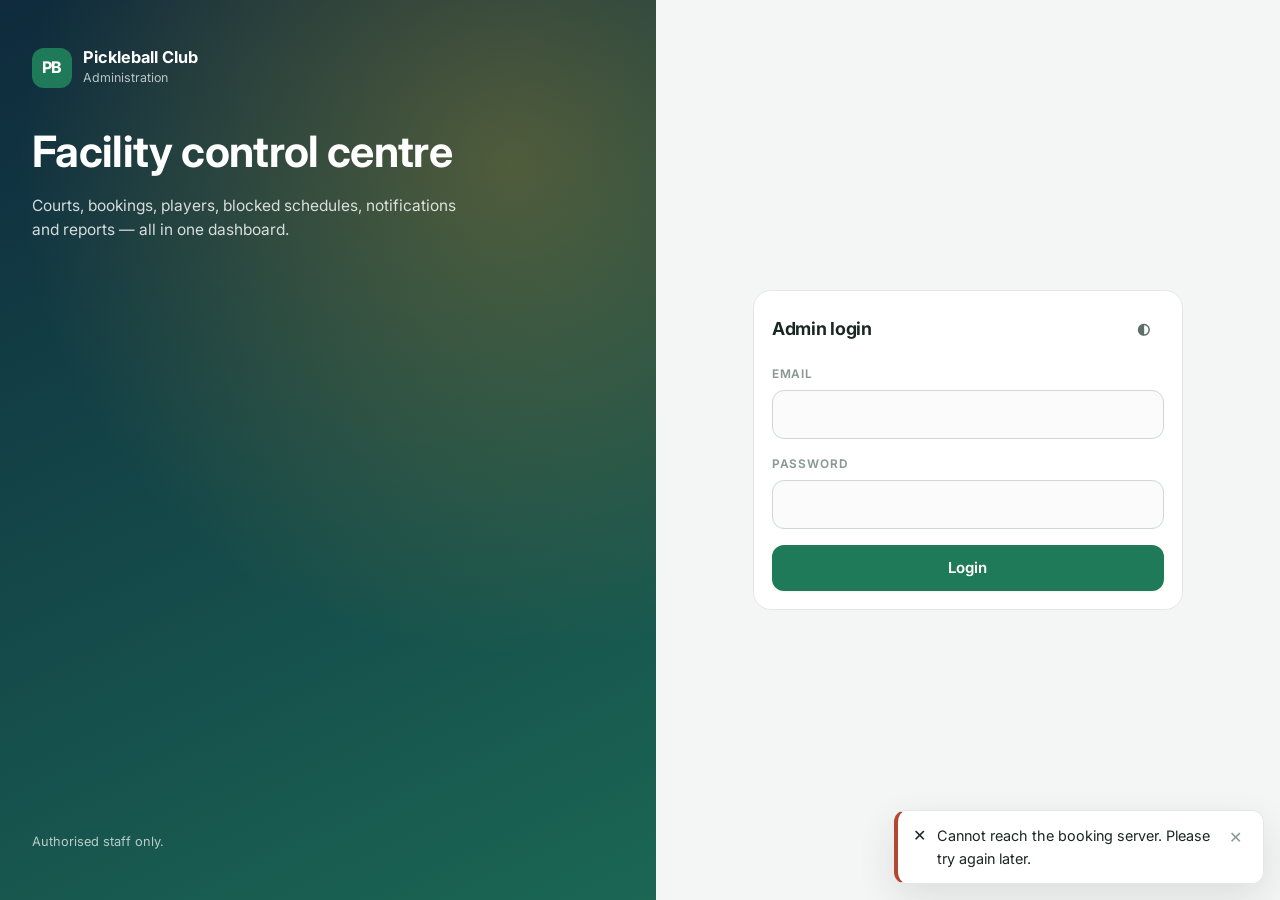
<file: admin.html>
<!doctype html>
<html lang="en" data-theme="light">
<head>
<meta charset="utf-8" />
<meta name="viewport" content="width=device-width, initial-scale=1, viewport-fit=cover" />
<meta name="robots" content="noindex" />
<title>Admin — Court Booking</title>
<link rel="icon" id="favicon" href="data:," />
<link rel="preconnect" href="https://fonts.googleapis.com" />
<link rel="preconnect" href="https://fonts.gstatic.com" crossorigin />
<link href="https://fonts.googleapis.com/css2?family=Inter:wght@400;500;600;700&display=swap" rel="stylesheet" />
<link rel="manifest" href="admin-manifest.json?v=17-ios-push" />
<meta name="theme-color" content="#0f3d32" />
<meta name="mobile-web-app-capable" content="yes" />
<meta name="apple-mobile-web-app-capable" content="yes" />
<meta name="apple-mobile-web-app-status-bar-style" content="default" />
<meta name="apple-mobile-web-app-title" content="PIKOL Admin" />
<link rel="apple-touch-icon" href="icons/icon-192.png" />
<script src="config.js"></script>
<link rel="stylesheet" href="styles.css" />
</head>
<body class="admin-app">

<!-- ===================== BOOT SPLASH ==================== -->
<div id="boot-splash" class="boot-splash" role="status" aria-live="polite">
  <div class="boot-inner">
    <div class="boot-logo" id="boot-logo"></div>
    <div class="boot-name" id="boot-name"></div>
    <div class="boot-bar"><span></span></div>
  </div>
</div>

<!-- ======================= LOGIN ======================= -->
<div id="view-auth" class="auth-wrap">
  <section class="auth-hero">
    <div>
      <div class="brand" style="margin-bottom:36px">
        <div class="brand-logo" id="hero-logo">PB</div>
        <div class="brand-text">
          <div class="brand-name" id="hero-name" style="color:#fff">Pickleball Club</div>
          <div class="brand-tagline" style="color:rgba(255,255,255,.7)">Administration</div>
        </div>
      </div>
      <h1>Facility control centre</h1>
      <p>Courts, bookings, players, blocked schedules, notifications and reports — all in one dashboard.</p>
    </div>
    <p class="tiny" style="color:rgba(255,255,255,.7);margin:0">Authorised staff only.</p>
  </section>
  <section class="auth-panel">
    <form class="auth-card card" id="form-login" novalidate>
      <div class="spread" style="margin-bottom:16px">
        <h2 class="section-title">Admin login</h2>
        <div class="row" style="gap:6px">
          <button type="button" class="btn btn-ghost btn-icon theme-toggle" title="Toggle theme" aria-label="Toggle theme">◐</button>
        </div>
      </div>
      <div class="field"><label class="label" for="li-email">Email</label>
        <input class="input" id="li-email" type="email" required autocomplete="email" /></div>
      <div class="field"><label class="label" for="li-pass">Password</label>
        <input class="input" id="li-pass" type="password" required autocomplete="current-password" /></div>
      <button class="btn btn-primary btn-block" type="submit" data-loading="Signing in...">Login</button>
    </form>
  </section>
</div>

<!-- ======================= SHELL ======================= -->
<div id="view-app" class="admin-shell hidden">
  <div class="drawer-backdrop" id="drawer-backdrop"></div>

  <aside class="sidebar">
    <div class="brand">
      <div class="brand-logo" id="app-logo">PB</div>
      <div class="brand-text">
        <div class="brand-name" id="app-name">Pickleball Club</div>
        <div class="brand-tagline">Admin console</div>
      </div>
    </div>
    <nav class="nav" id="nav">
      <button class="nav-item is-active" data-page="dashboard" data-group="dashboard"><span class="ico" aria-hidden="true">▤</span>Dashboard</button>
      <button class="nav-item" data-page="calendar" data-group="schedule"><span class="ico" aria-hidden="true">▥</span>Bookings &amp; Schedule<span class="pill hidden" id="nav-pending"></span></button>
      <button class="nav-item" data-page="payments" data-group="transactions"><span class="ico" aria-hidden="true">💳</span>Payments<span class="pill hidden" id="nav-payments"></span></button>
      <button class="nav-item" data-page="players" data-group="players"><span class="ico" aria-hidden="true">◎</span>Players &amp; Membership</button>
      <button class="nav-item" data-page="events" data-group="events"><span class="ico" aria-hidden="true">🏆</span>Events<span class="pill hidden" id="nav-events"></span></button>
      <button class="nav-item" data-page="notifications" data-group="communications"><span class="ico" aria-hidden="true">✉</span>Communications</button>
      <button class="nav-item" data-page="reports" data-group="reports"><span class="ico" aria-hidden="true">◔</span>Reports</button>
      <button class="nav-item" data-page="settings" data-group="settings"><span class="ico" aria-hidden="true">⚙</span>Settings</button>
    </nav>
    <div style="margin-top:auto;display:flex;flex-direction:column;gap:8px">
      <button class="btn btn-ghost btn-block theme-toggle" style="justify-content:flex-start">◐ Toggle theme</button>
      <button class="btn btn-outline btn-block" id="btn-logout">Logout</button>
    </div>
  </aside>

  <div class="admin-main">
    <header class="appbar">
      <div class="container appbar-inner">
        <div class="row">
          <button class="btn btn-ghost btn-icon mobile-only" id="drawer-open" aria-label="Open navigation">☰</button>
          <div><div class="brand-name" id="page-title">Dashboard</div>
            <div class="brand-tagline" id="admin-email"></div><div class="brand-tagline" id="admin-role-label" style="font-weight:700"></div></div>
        </div>
        <div class="row" style="gap:6px">
          <span class="tiny muted" id="rt-status" title="Real-time connection" style="display:inline-flex;align-items:center;gap:5px;white-space:nowrap">
            <span id="rt-dot" style="width:8px;height:8px;border-radius:50%;background:#9ca3af;display:inline-block"></span><span id="rt-text">Connecting…</span>
          </span>
          <button class="btn btn-ghost btn-icon admin-alert-bell" id="btn-incharge-alerts" title="In-Charge alerts" aria-label="In-Charge alerts">🔔<span class="admin-alert-count hidden" id="admin-alert-count"></span></button>
          <button class="btn btn-ghost btn-icon" id="btn-refresh" title="Refresh" aria-label="Refresh">⟳</button>
          <button class="btn btn-primary btn-sm" id="btn-new-booking">＋ Booking</button>
        </div>
      </div>
    </header>

    <main class="admin-content">
      <nav class="subnav" id="subnav" hidden aria-label="Section"></nav>
      <!-- DASHBOARD — card-based command center -->
      <section id="page-dashboard">
        <div class="page-head">
          <h2 class="page-h1">Command center</h2>
          <p class="page-subtitle">What needs your attention right now.</p>
        </div>

        <div class="grid cols-4 kpi-grid" id="stat-grid"></div>

        <section class="panel mt-5">
          <div class="panel-head">
            <h2 class="section-title">Needs attention</h2>
            <button class="btn btn-ghost btn-sm" data-goto-page="payments">Open payments</button>
          </div>
          <div class="list" id="attention-grid"></div>
        </section>

        <section class="panel mt-5">
          <div class="panel-head">
            <h2 class="section-title">Upcoming schedule</h2>
            <button class="btn btn-ghost btn-sm" data-goto-page="calendar">Open calendar</button>
          </div>
          <div class="list" id="upcoming-list"></div>
        </section>

        <details class="section-shell disclosure-section mt-5 insights-block">
          <summary>Insights &amp; recent activity</summary>
          <div class="grid cols-2 mt-4">
            <div>
              <h3 class="card-title">Bookings, last 14 days</h3>
              <div class="chart-bars" id="chart-trend"></div>
            </div>
            <div>
              <h3 class="card-title">Court utilisation, last 30 days</h3>
              <div class="stack" id="chart-util" style="gap:14px"></div>
            </div>
          </div>
          <div class="mt-5">
            <h3 class="card-title">Recent bookings</h3><div class="list" id="recent-list"></div>
          </div>
        </details>
      </section>


      <!-- BOOKINGS -->
      <section id="page-bookings" class="hidden">
        <div class="section-shell">
          <div class="card-header">
            <h2 class="section-title">All bookings</h2>
            <div class="row wrap">
              <input class="input" id="bk-q" placeholder="Search name, email, reference" style="min-width:220px" />
              <select class="select" id="bk-status" style="min-width:150px">
                <option value="all">All statuses</option>
                <option value="confirmed">Confirmed</option><option value="completed">Completed</option>
                <option value="cancelled">Cancelled</option>
              </select>
              <input class="input" id="bk-date" type="date" style="min-width:160px" />
              <button class="btn btn-outline btn-sm" id="bk-clear">Clear</button>
            </div>
          </div>
          <div class="table-wrap"><table class="data" data-mobile-cards="true">
            <thead><tr><th>Reference</th><th>Client</th><th>Court</th><th>Date & time</th><th>Reservation fee</th><th>Payment</th><th>Payment status</th><th>Settlement</th><th>Booking status</th><th>Actions</th></tr></thead>
            <tbody id="bookings-body"></tbody>
          </table></div>
        </div>
      </section>

      <!-- TRANSACTION CENTER: every payment in the system, one screen -->
      <section id="page-payments" class="hidden">
        <div class="grid cols-4" id="tx-stats"></div>
        <div class="section-shell mt-5">
          <div class="section-head">
            <div>
              <h2 class="section-title">Transactions</h2>
              <p class="page-subtitle">One simple queue for court, event and membership collections.</p>
            </div>
            <div class="row wrap" style="gap:6px">
              <select class="input" id="tx-type" style="width:auto">
                <option value="all">All transaction types</option>
                <option value="booking">Court bookings</option>
                <option value="tournament">Tournaments</option>
                <option value="open_play">Open Play</option>
                <option value="membership">Membership</option>
              </select>
              <select class="input" id="tx-status" style="width:auto">
                <option value="review">For review</option>
                <option value="cash_due">Pay at venue</option>
                <option value="verified">Paid</option>
                <option value="rejected">Rejected</option>
                <option value="all">All statuses</option>
              </select>
              <input class="input" id="tx-q" placeholder="Client or reference" style="max-width:200px" />
              <button class="btn btn-outline btn-sm" id="tx-refresh">Refresh</button>
            </div>
          </div>
          <div class="table-wrap"><table class="data" data-mobile-cards="true">
            <thead><tr><th>Transaction</th><th>Type</th><th>Client</th><th>Item</th><th>Amount</th>
              <th>Method / reference</th><th>Status</th><th>Submitted</th><th>Actions</th></tr></thead>
            <tbody id="tx-body"></tbody>
          </table></div>
        </div>
      </section>

      <!-- CALENDAR -->
      <section id="page-calendar" class="hidden">
        <div class="section-shell">
          <div class="card-header">
            <h2 class="section-title">Daily schedule</h2>
            <div class="row">
              <button class="btn btn-outline btn-sm" id="cal-prev-day">‹ Prev</button>
              <input class="input" id="cal-date" type="date" style="min-width:170px" />
              <button class="btn btn-outline btn-sm" id="cal-next-day">Next ›</button>
            </div>
          </div>
          <div class="legend" style="margin-bottom:14px">
            <span><strong class="st-available">✓</strong> Available</span>
            <span><strong class="st-booked">✕</strong> Booked</span>
            <span><strong class="st-maintenance">⚙</strong> Maintenance</span>
            <span><strong class="st-blocked">⛔</strong> Blocked</span>
            <span><strong class="st-inactive">⏸</strong> Inactive</span>
          </div>
          <div class="grid cols-3" id="calendar-courts"></div>
        </div>
      </section>

      <!-- COURTS -->
      <section id="page-courts" class="hidden">
        <div class="section-shell">
          <div class="card-header"><h2 class="section-title">Courts</h2>
            <button class="btn btn-primary btn-sm" id="btn-new-court">＋ Add court</button></div>
          <div class="list admin-court-list" id="courts-grid"></div>
        </div>
      </section>

      <!-- PLAYERS -->
      <section id="page-players" class="hidden">
        <div class="section-shell">
          <div class="card-header"><h2 class="section-title">Players</h2>
            <input class="input" id="pl-q" placeholder="Search players" style="max-width:260px" /></div>
          <div class="table-wrap"><table class="data" data-mobile-cards="true">
            <thead><tr><th>Name</th><th>Email</th><th>Mobile</th><th>Bookings</th><th>Status</th><th>Actions</th></tr></thead>
            <tbody id="players-body"></tbody>
          </table></div>
        </div>
      </section>

      <!-- PLAYER RATINGS (tournament-only verified evidence) -->
      <section id="page-ratings" class="hidden">
        <div class="section-shell">
          <div class="card-header"><h2 class="section-title">Tournament rating evaluation</h2>
            <input class="input" id="rat-q" placeholder="Search players" style="max-width:260px" /></div>
          <p class="muted tiny">Only verified ratings from completed tournament matches are counted. Required ratings = max(5, min(30, ceil(active players in division x 0.30))).</p>
          <div class="table-wrap"><table class="data">
            <thead><tr><th>Player</th><th>Division</th><th>Population</th><th>Required</th><th>Verified</th><th>Average</th><th>Opponents</th><th>Matches</th><th>Singles / Doubles</th><th>Status</th><th></th></tr></thead>
            <tbody id="ratings-body"></tbody>
          </table></div>
        </div>
      </section>

      <!-- MEMBERSHIP -->
      <section id="page-memberships" class="hidden">
        <div class="page-head"><h2 class="page-h1">Players &amp; Membership</h2><p class="page-subtitle">Plans, active members, expiry and automatic booking/event benefits.</p></div>
        <div class="grid cols-2 membership-admin-grid">
          <section class="section-shell">
            <div class="section-head"><div><h2 class="section-title">Membership plans</h2><p class="tiny muted">Benefits apply automatically after payment verification.</p></div><button class="btn btn-primary btn-sm" id="btn-new-membership-plan">＋ Plan</button></div>
            <div class="list" id="membership-plans-admin"></div>
          </section>
          <section class="section-shell">
            <div class="card-header"><h2 class="section-title">Members</h2><select class="select" id="membership-status-filter" style="width:auto"><option value="all">All</option><option value="active">Active</option><option value="pending_payment">Awaiting payment</option><option value="payment_review">For review</option><option value="expired">Expired</option></select></div>
            <div class="list" id="memberships-admin"></div>
          </section>
        </div>
      </section>

      <!-- BLOCKS -->
      <section id="page-blocks" class="hidden">
        <div class="grid" style="grid-template-columns:minmax(280px,340px) minmax(0,1fr)">
          <form class="form-section operation-form" id="form-block">
            <h2 class="section-title" style="margin-bottom:16px">Block a schedule</h2>
            <div class="field"><label class="label" for="bl-court">Court</label>
              <select class="select" id="bl-court"><option value="">All courts</option></select></div>
            <div class="field"><label class="label" for="bl-date">Date</label>
              <input class="input" id="bl-date" type="date" required /></div>
            <div class="grid cols-2" style="gap:0 12px">
              <div class="field"><label class="label" for="bl-start">Start</label><input class="input" id="bl-start" type="time" step="900" required /></div>
              <div class="field"><label class="label" for="bl-end">End</label><input class="input" id="bl-end" type="time" step="900" required /></div>
            </div>
            <div class="field"><label class="label" for="bl-reason">Reason</label>
              <select class="select" id="bl-reason">
                <option value="maintenance">Maintenance</option><option value="tournament">Tournament</option>
                <option value="private_event">Private event</option><option value="cleaning">Cleaning</option>
                <option value="other">Other</option>
              </select></div>
            <div class="field"><label class="label" for="bl-notes">Notes</label><input class="input" id="bl-notes" maxlength="200" /></div>
            <button class="btn btn-primary btn-block" type="submit" data-loading="Saving...">Add block</button>
          </form>
          <section class="section-shell">
            <div class="section-head"><h2 class="section-title">Blocked periods</h2></div>
            <div class="table-wrap"><table class="data" data-mobile-cards="true">
              <thead><tr><th>Date</th><th>Court</th><th>Time</th><th>Reason</th><th>Notes</th><th></th></tr></thead>
              <tbody id="blocks-body"></tbody>
            </table></div>
          </section>
        </div>
      </section>

      <!-- NOTIFICATIONS -->
      <section id="page-notifications" class="hidden">
        <div class="tabs" role="tablist" style="margin-bottom:14px">
          <button class="tab" role="tab" data-nttab="log" aria-selected="true">Message log</button>
          <button class="tab" role="tab" data-nttab="queue" aria-selected="false">Scheduled</button>
          <button class="tab" role="tab" data-nttab="broadcast" aria-selected="false">Broadcast</button>
        </div>

        <section class="section-shell" id="nt-pane-queue" hidden>
          <div class="card-header"><h2 class="section-title">Scheduled &amp; retrying messages</h2>
            <div class="row">
              <select class="select" id="nq-status">
                <option value="pending">Pending</option><option value="failed">Failed</option>
                <option value="sent">Sent</option><option value="cancelled">Cancelled</option>
                <option value="all">All</option>
              </select>
              <select class="select" id="nq-category">
                <option value="all">All categories</option><option value="reminder">Reminders</option>
                <option value="announcement">Announcements</option><option value="booking">Bookings</option>
                <option value="payment">Payments</option><option value="event">Events</option>
                <option value="welcome">Welcome</option>
              </select>
              <button class="btn btn-outline" type="button" id="nq-run">Run scheduler now</button>
            </div></div>
          <div class="row wrap" id="nq-counts" style="padding:0 4px 10px"></div>
          <div class="table-wrap"><table class="data" data-mobile-cards="true">
            <thead><tr><th>Scheduled</th><th>Channel</th><th>Type</th><th>Recipient</th><th>Attempts</th><th>Status</th><th></th></tr></thead>
            <tbody id="nq-body"></tbody>
          </table></div>
        </section>

        <section class="section-shell broadcast-composer" id="nt-pane-broadcast" hidden>
          <div class="card-header"><h2 class="section-title">Send an announcement</h2></div>
          <form id="nb-form">
            <div class="field"><label class="label" for="nb-audience">Recipients</label>
              <select class="select" id="nb-audience">
                <option value="active_players">All active players</option>
                <option value="all">All players (including inactive)</option>
                <option value="upcoming_bookings">Players with upcoming bookings</option>
              </select>
              <span class="field-hint" id="nb-count">Select an audience to preview the recipient count.</span></div>
            <div class="field"><label class="label" for="nb-subject">Subject</label>
              <input class="input" id="nb-subject" maxlength="160" placeholder="Holiday schedule update" /></div>
            <div class="field"><label class="label" for="nb-body">Message</label>
              <textarea class="input" id="nb-body" rows="6" maxlength="4000" placeholder="Write the announcement players will receive by email and SMS."></textarea>
              <span class="field-hint">Email gets the full message; SMS receives a shortened version automatically.</span></div>
            <div class="field"><span class="label">Send via</span>
              <div class="row wrap check-row">
                <label class="check"><input type="checkbox" id="nb-ch-email" checked /> Email</label>
                <label class="check"><input type="checkbox" id="nb-ch-sms" /> SMS</label>
              </div>
              <span class="field-hint">Tick both to send by email and SMS. Nothing is sent by SMS unless you choose it.</span></div>
            <div class="row wrap">
              <button class="btn btn-primary" type="submit" data-loading="Queueing...">Queue announcement</button>
            </div>
          </form>
        </section>

        <section class="section-shell" id="nt-pane-log">
          <div class="card-header"><h2 class="section-title">Notification log</h2>
            <div class="row">
              <select class="select" id="nt-channel"><option value="all">All channels</option><option value="email">Email</option><option value="sms">SMS</option><option value="push">PWA Push</option></select>
              <select class="select" id="nt-status"><option value="all">All statuses</option><option value="sent">Sent</option><option value="failed">Failed</option></select>
            </div></div>
          <div class="table-wrap"><table class="data" data-mobile-cards="true">
            <thead><tr><th>Created</th><th>Channel</th><th>Type</th><th>Recipient</th><th>Booking</th><th>Status</th><th></th></tr></thead>
            <tbody id="notifications-body"></tbody>
          </table></div>
        </section>
      </section>

      <!-- REPORTS -->
      <section id="page-reports" class="hidden">
        <div class="section-shell">
          <div class="card-header"><h2 class="section-title">Reports</h2>
            <div class="row wrap">
              <input class="input" id="rp-from" type="date" /><span class="muted tiny">to</span>
              <input class="input" id="rp-to" type="date" />
              <button class="btn btn-primary btn-sm" id="rp-run" data-loading="Loading...">Run report</button>
            </div></div>
          <div class="grid cols-4" id="rp-summary"></div>
          <div class="grid cols-2 mt-5">
            <div><h3 class="card-title" style="margin-bottom:12px">Bookings per day</h3><div class="chart-bars" id="rp-chart"></div></div>
            <div><h3 class="card-title" style="margin-bottom:12px">Revenue by court</h3><div class="stack" id="rp-courts" style="gap:14px"></div></div>
          </div>
          <div class="grid cols-2 mt-5">
            <div><h3 class="card-title" style="margin-bottom:12px">Peak hours</h3><div class="table-wrap"><table class="data" style="min-width:0">
              <thead><tr><th>Start time</th><th>Bookings</th></tr></thead><tbody id="rp-peak"></tbody></table></div></div>
            <div><h3 class="card-title" style="margin-bottom:12px">Top players</h3><div class="table-wrap"><table class="data" style="min-width:0">
              <thead><tr><th>Player</th><th>Bookings</th></tr></thead><tbody id="rp-players"></tbody></table></div></div>
          </div>
        </div>
      </section>

      <!-- TOURNAMENTS -->
      <section id="page-tournaments" class="hidden">
        <div id="trn-list-view">
          <section class="section-shell">
            <div class="card-header">
              <div class="row" style="gap:8px">
                <button class="btn btn-ghost btn-sm" data-goto-page="events">← Events</button>
                <h2 class="section-title">Tournaments</h2>
              </div>
              <div class="row wrap" style="gap:7px"><button class="btn btn-outline btn-sm" id="btn-manage-scorers">Scorers</button><button class="btn btn-primary btn-sm" id="btn-new-tournament">＋ New tournament</button></div>
            </div>
            <div class="table-wrap"><table class="data" data-mobile-cards="true">
              <thead><tr><th>Tournament</th><th>Date</th><th>Venue</th><th>Divisions</th><th>Teams</th><th>Matches</th><th>Prize pool</th><th>Status</th><th>Visibility</th><th>Actions</th></tr></thead>
              <tbody id="tournaments-body"></tbody>
            </table></div>
          </section>

          <section class="section-shell mt-5">
            <div class="card-header">
              <h2 class="section-title">Tournament registrations</h2>
              <select class="input" id="treg-status" style="width:auto">
                <option value="pending">Pending (actionable)</option>
                <option value="active">Active registrations</option>
                <option value="approved">Approved</option>
                <option value="disapproved">Disapproved</option>
                <option value="payment_rejected">Rejected payments (history)</option>
                <option value="all">All / history</option>
              </select>
            </div>
            <div class="table-wrap"><table class="data" data-mobile-cards="true">
              <thead><tr><th>Player</th><th>Tournament</th><th>Division</th><th>Team / partner</th><th>Fee</th><th>Payment</th><th>Status</th><th>Code</th><th>Actions</th></tr></thead>
              <tbody id="treg-body"></tbody>
            </table></div>
          </section>
        </div>
        <div id="trn-detail-view" class="hidden"></div>
      </section>

      <!-- EVENTS HUB -->
      <section id="page-events" class="hidden">
        <div class="stack" style="gap:20px">
          <div>
            <h2 class="section-title" style="font-size:22px">Events</h2>
            <p class="page-subtitle">Tournaments and Open Play management in one place.</p>
          </div>
          <div class="list event-hub-list" id="ev-hub-cards">
            <button class="list-row is-clickable event-hub-row" data-hub="tournaments" type="button">
              <span class="event-hub-icon">🏆</span><span class="list-main"><span class="list-title">Tournaments</span><span class="list-sub">Registrations, brackets, matches, scorers and prizes.</span></span><span class="list-end"><span class="badge badge-pending" id="ev-hub-trn">—</span><span class="list-chevron">›</span></span>
            </button>
            <button class="list-row is-clickable event-hub-row" data-hub="openplay" type="button">
              <span class="event-hub-icon">🏓</span><span class="list-main"><span class="list-title">Open Play</span><span class="list-sub">Sessions, fees, capacity and attendees.</span></span><span class="list-end"><span class="badge badge-pending" id="ev-hub-op">—</span><span class="list-chevron">›</span></span>
            </button>
          </div>
          <div class="grid cols-4" id="ev-hub-stats"></div>
        </div>
      </section>

      <!-- OPEN PLAY -->
      <section id="page-openplay" class="hidden">
        <section class="section-shell">
          <div class="card-header">
            <div class="row" style="gap:8px">
              <button class="btn btn-ghost btn-sm" data-goto-page="events">← Events</button>
              <h2 class="section-title">Open Play events</h2>
            </div>
            <button class="btn btn-primary btn-sm" id="btn-new-openplay">＋ New Open Play</button>
          </div>
          <div class="table-wrap"><table class="data" data-mobile-cards="true">
            <thead><tr><th>Event</th><th>Date</th><th>Time</th><th>Entrance fee</th><th>Location</th><th>Registered</th><th>Collected</th><th>Status</th><th>Visibility</th><th>Actions</th></tr></thead>
            <tbody id="openplay-body"></tbody>
          </table></div>
        </section>
        <div id="op-registrations" class="hidden mt-5"></div>
      </section>

      <!-- Registration payments now live in the Payments (page-payments). -->

      <!-- SETTINGS -->
      <section id="page-settings" class="hidden">
        <div class="settings-nav settings-nav-premium">
          <div class="tabs" role="tablist" aria-label="System settings">
            <button class="tab" role="tab" data-settab="general" aria-selected="true">Club</button>
            <button class="tab" role="tab" data-settab="bookingpayments" aria-selected="false">Booking &amp; Payments</button>
            <button class="tab" role="tab" data-settab="membership" aria-selected="false">Membership</button>
            <button class="tab" role="tab" data-settab="communications" aria-selected="false">Communications</button>
            <button class="tab" role="tab" data-settab="system" aria-selected="false">System &amp; Security</button>
          </div>
        </div>

        <form class="settings-section" id="set-branding">
          <h2 class="section-title" style="margin-bottom:16px">White-label branding</h2>
          <div class="grid cols-2" style="gap:0 18px">
            <div class="field"><label class="label" for="s-facility_name">Facility name</label><input class="input" id="s-facility_name" data-key="facility_name" /></div>
            <div class="field"><label class="label" for="s-short_name">Short name</label><input class="input" id="s-short_name" data-key="short_name" /></div>
            <div class="field"><label class="label" for="s-tagline">Tagline</label><input class="input" id="s-tagline" data-key="tagline" /></div>
            <div class="field"><label class="label" for="s-booking_prefix">Booking prefix</label><input class="input" id="s-booking_prefix" data-key="booking_prefix" maxlength="6" /></div>
            <div class="field"><label class="label" for="s-address">Address</label><input class="input" id="s-address" data-key="address" /></div>
            <div class="field"><label class="label" for="s-contact_number">Contact number</label><input class="input" id="s-contact_number" data-key="contact_number" /></div>
            <div class="field"><label class="label" for="s-contact_email">Contact email</label><input class="input" id="s-contact_email" data-key="contact_email" /></div>
            <div class="field"><label class="label" for="s-website">Website</label><input class="input" id="s-website" data-key="website" /></div>
            <div class="field"><label class="label" for="s-social_facebook">Facebook</label><input class="input" id="s-social_facebook" data-key="social_facebook" /></div>
            <div class="field"><label class="label" for="s-social_instagram">Instagram</label><input class="input" id="s-social_instagram" data-key="social_instagram" /></div>
          </div>
          <div class="field"><label class="label" for="s-description">Description</label><textarea class="textarea" id="s-description" data-key="description"></textarea></div>
          <div class="grid cols-3" style="gap:0 18px">
            <div class="field"><label class="label" for="s-brand_primary">Primary colour</label>
              <div class="color-field"><input type="color" id="s-brand_primary" data-key="brand_primary" /><input class="input" data-mirror="brand_primary" /></div></div>
            <div class="field"><label class="label" for="s-brand_secondary">Secondary colour</label>
              <div class="color-field"><input type="color" id="s-brand_secondary" data-key="brand_secondary" /><input class="input" data-mirror="brand_secondary" /></div></div>
            <div class="field"><label class="label" for="s-brand_accent">Accent colour</label>
              <div class="color-field"><input type="color" id="s-brand_accent" data-key="brand_accent" /><input class="input" data-mirror="brand_accent" /></div></div>
          </div>
          <button class="btn btn-primary" type="submit" data-loading="Saving...">Save branding</button>
        </form>

        <section class="settings-section mt-5" id="set-branding-assets">
          <h2 class="section-title" style="margin-bottom:6px">Branding assets</h2>
          <p class="page-subtitle" style="margin-bottom:16px">Upload an image file or paste a URL. The main logo is used as the fallback whenever an asset is empty.</p>
          <div class="grid cols-2" style="gap:18px">
            <div class="asset-card" data-asset="logo">
              <h3 class="card-title">Main logo</h3>
              <p class="muted tiny">Used as the fallback for every other logo.</p>
              <div class="asset-preview" data-preview></div>
              <input class="input" data-key="logo_url" id="s-logo_url" placeholder="https://... or /branding/logo.png" />
              <input type="file" hidden data-file accept="image/png,image/jpeg,image/webp,image/svg+xml" />
              <div class="row wrap mt-3">
                <button class="btn btn-outline btn-sm" type="button" data-upload>Upload image</button>
                <button class="btn btn-outline btn-sm" type="button" data-save>Save URL</button>
                <button class="btn btn-ghost btn-sm" type="button" data-remove>Remove</button>
              </div>
            </div>
            <div class="asset-card" data-asset="app_logo">
              <h3 class="card-title">Main interface logo</h3>
              <p class="muted tiny">Shown in the app header. Falls back to the main logo.</p>
              <div class="asset-preview" data-preview></div>
              <input class="input" data-key="app_logo_url" id="s-app_logo_url" placeholder="https://... or /branding/app-logo.png" />
              <input type="file" hidden data-file accept="image/png,image/jpeg,image/webp,image/svg+xml" />
              <div class="row wrap mt-3">
                <button class="btn btn-outline btn-sm" type="button" data-upload>Upload image</button>
                <button class="btn btn-outline btn-sm" type="button" data-save>Save URL</button>
                <button class="btn btn-ghost btn-sm" type="button" data-remove>Remove</button>
              </div>
            </div>
            <div class="asset-card" data-asset="boot_logo">
              <h3 class="card-title">Startup / boot logo</h3>
              <p class="muted tiny">Shown on the startup screen. Falls back to the main logo.</p>
              <div class="asset-preview" data-preview></div>
              <input class="input" data-key="boot_logo_url" id="s-boot_logo_url" placeholder="https://... or /branding/boot-logo.png" />
              <input type="file" hidden data-file accept="image/png,image/jpeg,image/webp,image/svg+xml" />
              <div class="row wrap mt-3">
                <button class="btn btn-outline btn-sm" type="button" data-upload>Upload image</button>
                <button class="btn btn-outline btn-sm" type="button" data-save>Save URL</button>
                <button class="btn btn-ghost btn-sm" type="button" data-remove>Remove</button>
              </div>
            </div>
            <div class="asset-card" data-asset="favicon">
              <h3 class="card-title">Favicon</h3>
              <p class="muted tiny">Browser tab icon for the client and admin apps.</p>
              <div class="asset-preview" data-preview></div>
              <input class="input" data-key="favicon_url" id="s-favicon_url" placeholder="https://... or /branding/favicon.png" />
              <input type="file" hidden data-file accept="image/png,image/webp,image/svg+xml,image/x-icon,.ico" />
              <div class="row wrap mt-3">
                <button class="btn btn-outline btn-sm" type="button" data-upload>Upload image</button>
                <button class="btn btn-outline btn-sm" type="button" data-save>Save URL</button>
                <button class="btn btn-ghost btn-sm" type="button" data-remove>Remove</button>
              </div>
            </div>
          </div>
        </section>

        <form class="settings-section hidden mt-5" id="set-booking">
          <h2 class="section-title" style="margin-bottom:16px">Booking rules</h2>
          <div class="grid cols-3" style="gap:0 18px">
            <div class="field"><label class="label" for="s-open_time">Opening time</label><input class="input" id="s-open_time" data-key="open_time" type="time" step="900" /></div>
            <div class="field"><label class="label" for="s-close_time">Closing time</label><input class="input" id="s-close_time" data-key="close_time" type="time" step="900" /></div>
            <div class="field"><label class="label" for="s-slot_minutes">Slot length (minutes)</label>
              <select class="select" id="s-slot_minutes" data-key="slot_minutes"><option>30</option><option>60</option><option>90</option><option>120</option></select></div>
          </div>
          <div class="field"><label class="label" for="s-currency">Currency label</label><input class="input" id="s-currency" data-key="currency" maxlength="6" /></div>
          <div><button class="btn btn-primary" type="submit" data-loading="Saving...">Save booking rules</button></div>
        </form>

        <form class="settings-section hidden mt-5" id="set-payments">
          <div class="card-header" style="align-items:flex-start">
            <div><h2 class="section-title" style="margin-bottom:6px">Booking &amp; manual payments</h2>
            <p class="page-subtitle">One payment workflow for Court Booking, Tournament and Open Play. Digital payments are verified manually from the submitted reference and receipt.</p></div>
            <span class="badge badge-approved">MANUAL VERIFICATION</span>
          </div>
          <div class="grid cols-2" style="gap:0 18px">
            <div class="field"><label class="label" for="s-reservation_fee">Reservation fee amount</label><input class="input" id="s-reservation_fee" data-key="reservation_fee" inputmode="decimal" /></div>
            <div class="field"><label class="label" for="s-payment_note">Payment note shown to clients</label><input class="input" id="s-payment_note" data-key="payment_note" /></div>
          </div>
          <div class="payment-channel-grid">
            <div class="payment-channel-section">
              <div class="spread"><div><strong>Cash</strong><div class="tiny muted">Staff records payment after physical collection.</div></div><label class="switch"><input type="checkbox" id="s-cash_enabled" data-key="cash_enabled"><span class="track"></span></label></div>
            </div>
            <div class="payment-channel-section">
              <div class="spread"><div><strong>GCash</strong><div class="tiny muted">QR + number → manual reference → receipt upload → Admin verification.</div></div><label class="switch"><input type="checkbox" id="s-gcash_enabled" data-key="gcash_enabled"><span class="track"></span></label></div>
              <div class="grid cols-2 mt-3"><div class="field"><label class="label">Account name</label><input class="input" id="s-gcash_account_name" data-key="gcash_account_name"></div><div class="field"><label class="label">Mobile number</label><input class="input" id="s-gcash_number" data-key="gcash_number" inputmode="tel"></div></div>
              <div class="field"><label class="label">Instructions</label><input class="input" id="s-gcash_instructions" data-key="gcash_instructions" placeholder="Scan QR, send payment, then upload your receipt."></div>
              <div class="auto-payment-qr-card" id="gcash-auto-qr"><div class="payment-qr-wrap auto-qr" data-auto-qr="gcash"></div><div class="tiny muted">Generated automatically from the mobile number. No upload required.</div></div>
            </div>
            <div class="payment-channel-section">
              <div class="spread"><div><strong>Maya / PayMaya</strong><div class="tiny muted">QR + number → manual reference → receipt upload → Admin verification.</div></div><label class="switch"><input type="checkbox" id="s-maya_enabled" data-key="maya_enabled"><span class="track"></span></label></div>
              <div class="grid cols-2 mt-3"><div class="field"><label class="label">Account name</label><input class="input" id="s-maya_account_name" data-key="maya_account_name"></div><div class="field"><label class="label">Mobile number</label><input class="input" id="s-maya_number" data-key="maya_number" inputmode="tel"></div></div>
              <div class="field"><label class="label">Instructions</label><input class="input" id="s-maya_instructions" data-key="maya_instructions" placeholder="Scan QR, send payment, then upload your receipt."></div>
              <div class="auto-payment-qr-card" id="maya-auto-qr"><div class="payment-qr-wrap auto-qr" data-auto-qr="maya"></div><div class="tiny muted">Generated automatically from the mobile number. No upload required.</div></div>
            </div>
            <div class="payment-channel-section">
              <div class="spread"><div><strong>Others</strong><div class="tiny muted">Client must specify the bank/e-wallet/provider.</div></div><label class="switch"><input type="checkbox" id="s-other_enabled" data-key="other_enabled"><span class="track"></span></label></div>
              <div class="field mt-3"><label class="label">Display label</label><input class="input" id="s-other_label" data-key="other_label" placeholder="Others"></div>
              <div class="field"><label class="label">Instructions</label><textarea class="textarea" id="s-other_instructions" data-key="other_instructions" placeholder="Enter provider, reference number and upload receipt."></textarea></div>
            </div>
          </div>
          <div class="panel mt-4"><strong>Duplicate protection</strong><div class="tiny muted mt-2">Manual references and receipt file fingerprints are checked across active payment records. A suspicious duplicate is blocked or flagged for Admin review using the manual reference and receipt fingerprint.</div></div>
          <div class="mt-4"><button class="btn btn-primary" type="submit" data-loading="Saving...">Save booking &amp; payment settings</button></div>
        </form>

        <form class="settings-section hidden mt-5" id="set-membership">
          <h2 class="section-title">Membership defaults</h2>
          <p class="page-subtitle">Plan benefits are configured in Players & Membership. These settings control the global membership behavior.</p>
          <div class="grid cols-2"><label class="switch"><input type="checkbox" id="s-membership_enabled" data-key="membership_enabled"><span class="track"></span><span>Membership enabled</span></label><label class="switch"><input type="checkbox" id="s-membership_sms_enabled" data-key="membership_sms_enabled"><span class="track"></span><span>Membership SMS updates enabled</span></label></div>
          <div class="grid cols-3"><div class="field"><label class="label">Non-member advance booking days</label><input class="input" id="s-nonmember_advance_days" data-key="nonmember_advance_days" inputmode="numeric"></div><div class="field"><label class="label">Non-member active booking limit</label><input class="input" id="s-nonmember_max_active_bookings" data-key="nonmember_max_active_bookings" inputmode="numeric"></div><div class="field"><label class="label">Expiry reminder (days before)</label><input class="input" id="s-membership_expiry_reminder_days" data-key="membership_expiry_reminder_days" inputmode="numeric"></div></div>
          <button class="btn btn-primary" type="submit">Save membership settings</button>
        </form>

        <form class="settings-section hidden mt-5" id="set-tournament">
          <h2 class="section-title" style="margin-bottom:6px">Tournament defaults</h2>
          <p class="page-subtitle" style="margin-bottom:16px">Defaults only. Every division can override its competition format, seeding and scheduling rules.</p>
          <div class="grid cols-3" style="gap:0 18px">
            <div class="field"><label class="label">Competition format</label><select class="select" id="s-tournament_default_format" data-key="tournament_default_format"><option value="single_elimination">Single Elimination</option><option value="double_elimination">Double Elimination</option><option value="round_robin">Round Robin</option><option value="group_knockout">Group Stage + Knockout</option></select></div>
            <div class="field"><label class="label">Seeding</label><select class="select" id="s-tournament_default_seeding" data-key="tournament_default_seeding"><option value="registration_order">Registration order</option><option value="rating">Rating-based</option><option value="random">Random</option><option value="manual">Manual / existing seeds</option></select></div>
            <div class="field"><label class="label">Match duration (minutes)</label><input class="input" id="s-tournament_match_duration_minutes" data-key="tournament_match_duration_minutes" inputmode="numeric"></div>
            <div class="field"><label class="label">Rest interval (minutes)</label><input class="input" id="s-tournament_rest_minutes" data-key="tournament_rest_minutes" inputmode="numeric"></div>
            <div class="field"><label class="label">Group size</label><input class="input" id="s-tournament_group_size" data-key="tournament_group_size" inputmode="numeric"></div>
            <div class="field"><label class="label">Qualifiers per group</label><input class="input" id="s-tournament_group_qualifiers" data-key="tournament_group_qualifiers" inputmode="numeric"></div>
            <div class="field"><label class="label">Best of games</label><input class="input" id="s-tournament_scoring_best_of" data-key="tournament_scoring_best_of" inputmode="numeric"></div>
            <div class="field"><label class="label">Points to win</label><input class="input" id="s-tournament_scoring_points_to_win" data-key="tournament_scoring_points_to_win" inputmode="numeric"></div>
            <div class="field"><label class="label">Win by</label><input class="input" id="s-tournament_scoring_win_by" data-key="tournament_scoring_win_by" inputmode="numeric"></div>
          </div>
          <div class="grid cols-2"><label class="switch"><input type="checkbox" id="s-tournament_third_place" data-key="tournament_third_place"><span class="track"></span><span>Create third-place match by default</span></label><label class="switch"><input type="checkbox" id="s-tournament_double_reset_final" data-key="tournament_double_reset_final"><span class="track"></span><span>Double-elimination reset final when required</span></label></div>
          <button class="btn btn-primary mt-4" type="submit" data-loading="Saving...">Save tournament defaults</button>
        </form>

        <form class="settings-section hidden mt-5" id="set-email">
          <h2 class="section-title" style="margin-bottom:6px">Email (SMTP)</h2>
          <p class="page-subtitle" style="margin-bottom:16px">Credentials stay on the backend PC and are never sent to the browser.</p>
          <label class="switch" style="margin-bottom:20px">
            <input type="checkbox" id="s-email_enabled" data-key="email_enabled" /><span class="track"></span><span>Email notifications enabled</span></label>
          <div class="grid cols-2" style="gap:0 18px">
            <div class="field"><label class="label" for="s-smtp_host">SMTP host</label><input class="input" id="s-smtp_host" data-key="smtp_host" /></div>
            <div class="field"><label class="label" for="s-smtp_port">SMTP port</label><input class="input" id="s-smtp_port" data-key="smtp_port" inputmode="numeric" /></div>
            <div class="field"><label class="label" for="s-smtp_user">SMTP username</label><input class="input" id="s-smtp_user" data-key="smtp_user" autocomplete="off" /></div>
            <div class="field"><label class="label" for="s-smtp_pass">SMTP password</label><input class="input" id="s-smtp_pass" data-key="smtp_pass" type="password" autocomplete="new-password" />
              <span class="field-hint">Leave unchanged to keep the stored password.</span></div>
            <div class="field"><label class="label" for="s-smtp_from_name">Sender name</label>
              <input class="input" id="s-smtp_from_name" readonly tabindex="-1" />
              <span class="field-hint">Automatically generated from White-Label Configuration (Facility name).</span></div>
            <div class="field"><label class="label" for="s-smtp_from_email">Sender email</label><input class="input" id="s-smtp_from_email" data-key="smtp_from_email" /></div>
          </div>
          <label class="switch" style="margin-bottom:20px">
            <input type="checkbox" id="s-smtp_secure" data-key="smtp_secure" /><span class="track"></span><span>Use implicit TLS (port 465)</span></label>
          <div class="row wrap">
            <button class="btn btn-primary" type="submit" data-loading="Saving...">Save email settings</button>
            <button class="btn btn-outline" type="button" id="btn-test-email">Send test email</button>
          </div>
        </form>

        <form class="settings-section hidden mt-5" id="set-sms">
          <h2 class="section-title" style="margin-bottom:6px">SMS Gateway</h2>
          <p class="page-subtitle" style="margin-bottom:16px">Configure the Android/SMS Gateway from the UI. Passwords are stored by the backend and never returned in plaintext.</p>
          <div class="grid cols-2" style="gap:0 18px">
            <label class="switch" style="margin-bottom:14px"><input type="checkbox" id="s-sms_enabled" data-key="sms_enabled"><span class="track"></span><span>Send SMS notifications</span></label>
            <label class="switch" style="margin-bottom:14px"><input type="checkbox" id="s-sms_gateway_transport_enabled" data-key="sms_gateway_transport_enabled"><span class="track"></span><span>Enable SMS transport</span></label>
            <div class="field"><label class="label">Gateway URL</label><input class="input" id="s-sms_gateway_url" data-key="sms_gateway_url" placeholder="https://.../api/3rdparty/v1/messages"></div>
            <div class="field"><label class="label">Username</label><input class="input" id="s-sms_gateway_username" data-key="sms_gateway_username" autocomplete="off"></div>
            <div class="field"><label class="label">Password</label><input class="input" id="s-sms_gateway_password" data-key="sms_gateway_password" type="password" autocomplete="new-password" placeholder="Leave unchanged to keep saved password"></div>
            <div class="field"><label class="label">Sender SIM mobile number</label><input class="input" id="s-sms_gateway_sender_mobile" data-key="sms_gateway_sender_mobile" inputmode="tel" placeholder="e.g. 09101153351"><span class="field-hint">The SMS must be sent using this physical SIM. The backend resolves its SIM slot/device from SMSGate.</span></div>
            <div class="field"><label class="label">SIM slot override (optional)</label><input class="input" id="s-sms_gateway_sim" data-key="sms_gateway_sim" inputmode="numeric" placeholder="blank, 1, 2, or 3"><span class="field-hint">Normally leave blank when Sender SIM mobile number is set.</span></div>
            <div class="field"><label class="label">Default country code</label><input class="input" id="s-sms_gateway_default_country" data-key="sms_gateway_default_country" placeholder="+63"></div>
            <div class="field"><label class="label">Timeout (ms)</label><input class="input" id="s-sms_gateway_timeout_ms" data-key="sms_gateway_timeout_ms" inputmode="numeric"></div>
          </div>
          <div class="panel"><span class="label">Transport status</span><div id="sms-gw-status" class="tiny muted">Loading…</div></div>
          <div class="row wrap mt-4"><button class="btn btn-primary" type="submit" data-loading="Saving...">Save SMS configuration</button><button class="btn btn-outline" type="button" id="btn-test-sms">Send test SMS</button></div>
        </form>

        <form class="settings-section hidden mt-5" id="set-notify">
          <h2 class="section-title" style="margin-bottom:6px">Notification engine</h2>
          <p class="page-subtitle" style="margin-bottom:16px">Email, SMS and In-Charge PWA push alerts run through one durable notification flow with retries and duplicate protection.</p>
          <label class="switch" style="margin-bottom:14px">
            <input type="checkbox" id="s-notify_enabled" data-key="notify_enabled" /><span class="track"></span><span>Notification engine enabled</span></label>

          <div class="panel" style="margin:0 0 18px">
            <div class="row between wrap" style="gap:10px">
              <div><strong>Single In-Charge real-time alerts</strong><div class="tiny muted">Important client actions are sent to the one In-Charge while client confirmations continue normally.</div></div>
              <button class="btn btn-outline btn-sm" type="button" id="btn-test-incharge">Save & Test In-Charge Alert</button>
            </div>
            <label class="switch" style="margin:14px 0">
              <input type="checkbox" id="s-incharge_notifications_enabled" data-key="incharge_notifications_enabled" /><span class="track"></span><span>In-Charge alerts enabled</span></label>
            <div class="grid cols-2">
              <div class="field"><label class="label" for="s-incharge_name">In-Charge name</label><input class="input" id="s-incharge_name" data-key="incharge_name" placeholder="e.g. Juan Dela Cruz"></div>
              <div class="field"><label class="label" for="s-incharge_mobile">Mobile number</label><input class="input" id="s-incharge_mobile" data-key="incharge_mobile" placeholder="e.g. 09171234567"></div>
              <div class="field"><label class="label" for="s-incharge_email">Email</label><input class="input" id="s-incharge_email" data-key="incharge_email" type="email" placeholder="incharge@example.com"></div>
              <div class="field"><span class="label">Delivery channels</span><div class="row wrap"><label class="switch"><input type="checkbox" id="s-incharge_sms_enabled" data-key="incharge_sms_enabled"><span class="track"></span><span>SMS</span></label><label class="switch"><input type="checkbox" id="s-incharge_email_enabled" data-key="incharge_email_enabled"><span class="track"></span><span>Email</span></label><label class="switch"><input type="checkbox" id="s-incharge_push_enabled" data-key="incharge_push_enabled"><span class="track"></span><span>PWA Push</span></label></div></div>
            </div>
            <div class="panel" style="margin:10px 0 14px;padding:12px">
              <div class="row between wrap" style="gap:10px">
                <div><strong>In-Charge PWA Device</strong><div class="tiny muted" id="pwa-push-status">Checking this device…</div></div>
                <button class="btn btn-outline btn-sm" type="button" id="btn-pwa-push">Enable PWA Push</button>
              </div>
              <div class="tiny muted" style="margin-top:8px">Install or open the Admin PWA on this In-Charge device, then enable Push Notifications. Works on supported phones, tablets, laptops, and desktop computers. Browser notification permission must be allowed.</div>
              <div class="tiny muted" id="pwa-push-diagnostics" style="margin-top:6px">Device diagnostics: checking browser, push subscription, and badge capability…</div>
              <div id="ios-pwa-guide" class="panel" hidden style="margin-top:10px;padding:10px 12px;background:var(--surface-2,#f7f8f8)">
                <strong style="display:block;margin-bottom:5px">iPhone setup (iOS 16.4 or later)</strong>
                <div class="tiny">1. Open this Admin page in Safari.<br>2. Tap <strong>Share</strong> → <strong>Add to Home Screen</strong>.<br>3. Open <strong>PIKOL Admin</strong> from the Home Screen icon.<br>4. Login, return here, then tap <strong>Enable PWA Push</strong> and choose <strong>Allow</strong>.</div>
              </div>
            </div>
            <div class="grid cols-2" style="gap:0 18px;margin-top:8px">
              <label class="switch" style="margin-bottom:10px"><input type="checkbox" id="s-incharge_notify_bookings" data-key="incharge_notify_bookings"><span class="track"></span><span>Bookings / cancellations</span></label>
              <label class="switch" style="margin-bottom:10px"><input type="checkbox" id="s-incharge_notify_payments" data-key="incharge_notify_payments"><span class="track"></span><span>Booking payments</span></label>
              <label class="switch" style="margin-bottom:10px"><input type="checkbox" id="s-incharge_notify_memberships" data-key="incharge_notify_memberships"><span class="track"></span><span>Membership requests / payments</span></label>
              <label class="switch" style="margin-bottom:10px"><input type="checkbox" id="s-incharge_notify_events" data-key="incharge_notify_events"><span class="track"></span><span>Tournament / Open Play</span></label>
            </div>
            <div class="tiny muted">Save Notification Settings first, then run the test. The dedicated In-Charge mobile/email fields are authoritative—alerts are never silently redirected to the facility contact number. Email/SMS use their global transport settings. PWA Push works independently after it is enabled on the In-Charge device.</div>
          </div>

          <div class="grid cols-2" style="gap:0 18px">
            <label class="switch" style="margin-bottom:14px">
              <input type="checkbox" id="s-notify_welcome" data-key="notify_welcome" /><span class="track"></span><span>Welcome message for new players</span></label>
            <label class="switch" style="margin-bottom:14px">
              <input type="checkbox" id="s-notify_bookings" data-key="notify_bookings" /><span class="track"></span><span>Booking updates</span></label>
            <label class="switch" style="margin-bottom:14px">
              <input type="checkbox" id="s-notify_payments" data-key="notify_payments" /><span class="track"></span><span>Payment results</span></label>
            <label class="switch" style="margin-bottom:14px">
              <input type="checkbox" id="s-notify_events" data-key="notify_events" /><span class="track"></span><span>Tournament / Open Play updates</span></label>
            <label class="switch" style="margin-bottom:14px">
              <input type="checkbox" id="s-notify_announcements" data-key="notify_announcements" /><span class="track"></span><span>New event announcements</span></label>
            <label class="switch" style="margin-bottom:14px">
              <input type="checkbox" id="s-notify_reminders" data-key="notify_reminders" /><span class="track"></span><span>Automatic reminders</span></label>
          </div>
          <h3 class="section-title" style="margin:6px 0 10px;font-size:15px">Tournament, Open Play &amp; rating categories</h3>
          <p class="page-subtitle" style="margin-bottom:14px">Switch a single category off without silencing every other notification. The master switch above still controls everything.</p>
          <div class="grid cols-2" style="gap:0 18px">
            <label class="switch" style="margin-bottom:14px">
              <input type="checkbox" id="s-notify_tournament_registration" data-key="notify_tournament_registration" /><span class="track"></span><span>Tournament registration</span></label>
            <label class="switch" style="margin-bottom:14px">
              <input type="checkbox" id="s-notify_tournament_payment" data-key="notify_tournament_payment" /><span class="track"></span><span>Tournament payment</span></label>
            <label class="switch" style="margin-bottom:14px">
              <input type="checkbox" id="s-notify_tournament_approval" data-key="notify_tournament_approval" /><span class="track"></span><span>Tournament approval / disapproval</span></label>
            <label class="switch" style="margin-bottom:14px">
              <input type="checkbox" id="s-notify_match_schedule" data-key="notify_match_schedule" /><span class="track"></span><span>Match schedule / reschedule / cancellation</span></label>
            <label class="switch" style="margin-bottom:14px">
              <input type="checkbox" id="s-notify_match_reminders" data-key="notify_match_reminders" /><span class="track"></span><span>Match reminders (24h / 1h)</span></label>
            <label class="switch" style="margin-bottom:14px">
              <input type="checkbox" id="s-notify_ratings" data-key="notify_ratings" /><span class="track"></span><span>Rating &amp; division updates</span></label>
            <label class="switch" style="margin-bottom:14px">
              <input type="checkbox" id="s-notify_open_play_registration" data-key="notify_open_play_registration" /><span class="track"></span><span>Open Play registration</span></label>
            <label class="switch" style="margin-bottom:14px">
              <input type="checkbox" id="s-notify_open_play_payment" data-key="notify_open_play_payment" /><span class="track"></span><span>Open Play payment</span></label>
            <label class="switch" style="margin-bottom:14px">
              <input type="checkbox" id="s-notify_event_updates" data-key="notify_event_updates" /><span class="track"></span><span>Event update / cancellation notices</span></label>
          </div>
          <div class="grid cols-2" style="gap:0 18px">
            <div class="field"><label class="label" for="s-notify_reminder_hours">Booking reminders (hours before)</label>
              <input class="input" id="s-notify_reminder_hours" data-key="notify_reminder_hours" placeholder="24,2" />
              <span class="field-hint">Comma separated, e.g. 24,2</span></div>
            <div class="field"><label class="label" for="s-notify_event_reminder_hours">Event reminders (hours before)</label>
              <input class="input" id="s-notify_event_reminder_hours" data-key="notify_event_reminder_hours" placeholder="48,24" /></div>
            <div class="field"><label class="label" for="s-notify_quiet_hours">Quiet hours</label>
              <input class="input" id="s-notify_quiet_hours" data-key="notify_quiet_hours" placeholder="22:00-06:00" />
              <span class="field-hint">Messages inside this window are delayed, never dropped. Leave blank to disable.</span></div>
          </div>
          <div class="row wrap">
            <button class="btn btn-primary" type="submit" data-loading="Saving...">Save notification settings</button>
          </div>
        </form>


        <section class="settings-section hidden mt-5" id="set-security">
          <h2 class="section-title" style="margin-bottom:16px">Security & backup</h2>
          <button id="pwa-install-admin" class="btn btn-primary btn-block pwa-install-inline" type="button" hidden>Install Admin App</button>
                    <form id="form-adminpw" style="max-width:420px">
            <div class="field"><label class="label" for="ap-cur">Current password</label><input class="input" id="ap-cur" type="password" required autocomplete="current-password" /></div>
            <div class="field"><label class="label" for="ap-new">New password</label><input class="input" id="ap-new" type="password" minlength="8" required autocomplete="new-password" /></div>
            <button class="btn btn-primary" type="submit" data-loading="Saving...">Change admin password</button>
          </form>
          <hr style="border:0;border-top:1px solid var(--border);margin:24px 0" />
          <h3 class="card-title" style="margin-bottom:8px">Operational backup & restore</h3>
          <p class="muted tiny" style="margin-top:0;max-width:780px">
            Creates a lightweight PIKOL operational backup containing player accounts, bookings, payments and receipt files, memberships,
            tournaments/brackets/scoring history, Open Play, notifications and audit history.
            <strong>Not included:</strong> Admin/scorer accounts, Settings/branding, courts and court slots, membership-plan definitions, and deployment/.env configuration.
          </p>
          <div class="row wrap mt-4" style="gap:10px">
            <button class="btn btn-outline" id="btn-backup" type="button" data-loading="Preparing...">Download Operational Backup</button>
            <input id="restore-operational-file" type="file" class="hidden" accept=".pikolbackup,application/octet-stream" />
            <button class="btn btn-outline" id="btn-restore-operational" type="button" data-loading="Restoring...">Restore Operational Backup</button>
          </div>
          <p class="field-hint mt-3" style="max-width:780px">Restore replaces the current operational data only. The current facility configuration is preserved, so the same courts and membership-plan definitions should still exist.</p>

          <hr style="border:0;border-top:1px solid var(--border);margin:24px 0" />
          <div class="panel" style="border:1px solid var(--danger,#ef4444);background:color-mix(in srgb, var(--danger,#ef4444) 6%, transparent)">
            <div class="spread" style="gap:16px;align-items:flex-start">
              <div>
                <h3 class="card-title" style="margin-bottom:6px">Reset operational data</h3>
                <p class="muted tiny" style="margin:0;max-width:760px">
                  Permanently removes client/player records, bookings, payments, transactions, tournament and Open Play records,
                  registrations, receipt history, notification history, audit logs, legacy gateway history, and uploaded payment receipts.
                  <strong>Settings, facility configuration, admin accounts, courts and court time-slots are preserved.</strong>
                </p>
              </div>
              <span class="badge badge-rejected" data-icon="!">PERMANENT</span>
            </div>
            <div class="row wrap mt-4">
              <button class="btn btn-danger" type="button" id="btn-reset-system-data" data-loading="Resetting...">Reset Operational Data</button>
            </div>
          </div>
        </section>
      </section>
    </main>
  </div>
  <nav class="admin-mobile-nav" id="admin-mobile-nav" aria-label="Admin primary">
    <button data-mobile-page="dashboard" class="is-active"><span>⌂</span>Home</button>
    <button data-mobile-page="calendar"><span>▥</span>Schedule</button>
    <button data-mobile-page="payments"><span>₱</span>Payments</button>
    <button data-mobile-page="events"><span>🏆</span>Events</button>
    <button data-mobile-page="more"><span>•••</span>More</button>
  </nav>
</div>

<div class="toast-host" id="toasts" role="status" aria-live="polite"></div>
<div id="modal-root"></div>

<script src="qr-lite.js"></script>
<script>
/* ================= admin runtime ================= */
(function () {
  'use strict';

  var DEFAULT_API = window.PIKOL_API_BASE || 'https://pikol.mdmsportal.uk';
  var qsApi = new URLSearchParams(location.search).get('api');
  if (qsApi) localStorage.setItem('pb_api_url', qsApi.replace(/\/+$/, ''));
  var API = localStorage.getItem('pb_api_url');
  if (API === 'https://api.mdmsportal.uk') {
    API = DEFAULT_API;
    localStorage.setItem('pb_api_url', API);
  }
  if (!API) {
    var isLocal = /^(localhost|127\.0\.0\.1)$/i.test(location.hostname || '');
    API = isLocal && location.origin && location.origin !== 'null' ? location.origin : DEFAULT_API;
  }
  var TOKEN = localStorage.getItem('pb_admin_token') || '';
  var USER = null, BRAND = {}, SETTINGS = {}, COURTS = [], PLAYERS = [], BOOKINGS = [];

  var $ = function (s, r) { return (r || document).querySelector(s); };
  var $$ = function (s, r) { return Array.prototype.slice.call((r || document).querySelectorAll(s)); };
  var esc = function (v) {
    return String(v == null ? '' : v).replace(/[&<>"']/g, function (c) {
      return { '&': '&amp;', '<': '&lt;', '>': '&gt;', '"': '&quot;', "'": '&#39;' }[c];
    });
  };

  /* Resolve API-relative uploaded assets when Admin is hosted separately
     from the backend/API server. */
  function assetUrl(url) {
    url = String(url == null ? '' : url).trim();
    if (!url) return '';
    if (/^(?:https?:|data:|blob:|\/\/)/i.test(url)) return url;
    if (url.charAt(0) === '/') return API.replace(/\/+$/, '') + url;
    return API.replace(/\/+$/, '') + '/' + url.replace(/^\/+/, '');
  }

  var ICONS = { success: '✓', error: '✕', warning: '⚠', info: 'ℹ' };
  function toast(msg, type) {
    type = type || 'info';
    var el = document.createElement('div');
    el.className = 'toast ' + type;
    el.innerHTML = '<span class="icon" aria-hidden="true">' + ICONS[type] + '</span><span class="msg">' + esc(msg) +
      '</span><button class="close" aria-label="Dismiss">✕</button>';
    el.querySelector('.close').onclick = remove;
    $('#toasts').appendChild(el);
    var t = setTimeout(remove, 4800);
    function remove() { clearTimeout(t); el.classList.add('leaving'); setTimeout(function () { el.remove(); }, 200); }
  }

  function busy(btn, on) {
    if (!btn) return;
    if (on) { btn.dataset.text = btn.textContent; btn.textContent = btn.dataset.loading || 'Working...';
      btn.classList.add('is-loading'); btn.disabled = true; }
    else { if (btn.dataset.text) btn.textContent = btn.dataset.text; btn.classList.remove('is-loading'); btn.disabled = false; }
  }

  function modal(opts) {
    var host = document.createElement('div');
    host.className = 'modal-host';
    host.innerHTML = '<div class="modal' + (opts.wide ? ' wide' : '') + '" role="dialog" aria-modal="true" aria-label="' + esc(opts.title) + '">' +
      '<div class="modal-head"><h2 class="section-title">' + esc(opts.title) + '</h2>' +
      '<button class="btn btn-ghost btn-icon" data-close aria-label="Close">✕</button></div>' +
      '<div class="modal-body">' + (opts.body || '') + '</div><div class="modal-foot">' +
      '<button class="btn btn-outline" data-close>' + esc(opts.cancelText || 'Close') + '</button>' +
      (opts.confirmText ? '<button class="btn ' + (opts.danger ? 'btn-danger' : 'btn-primary') +
        '" data-confirm data-loading="Working...">' + esc(opts.confirmText) + '</button>' : '') + '</div></div>';
    $('#modal-root').appendChild(host);
    function close() { host.remove(); document.removeEventListener('keydown', onKey); }
    function onKey(e) { if (e.key === 'Escape') close(); }
    document.addEventListener('keydown', onKey);
    $$('[data-close]', host).forEach(function (b) { b.onclick = close; });
    if (!opts.locked) host.addEventListener('mousedown', function (e) { if (e.target === host) close(); });
    var cb = $('[data-confirm]', host);
    if (cb) cb.onclick = function () {
      busy(cb, true);
      Promise.resolve(opts.onConfirm && opts.onConfirm(host))
        .then(function (r) { if (r !== false) close(); })
        .catch(function (e) { toast(e.message, 'error'); })
        .finally(function () { busy(cb, false); });
    };
    return host;
  }

  function api(pathname, opts) {
    opts = opts || {};
    var headers = { 'Content-Type': 'application/json' };
    if (TOKEN) headers.Authorization = 'Bearer ' + TOKEN;
    return fetch(API + pathname, {
      method: opts.method || 'GET', headers: headers,
      body: opts.body ? JSON.stringify(opts.body) : undefined
    }).then(function (res) {
      return res.json().catch(function () { return {}; }).then(function (data) {
        if (!res.ok) { if (res.status === 401 && TOKEN) signOutLocal(); throw new Error(data.error || ('Request failed (' + res.status + ')')); }
        return data;
      });
    }, function () { throw new Error('Cannot reach the booking server. Please try again later.'); });
  }

  function applyTheme(t) { document.documentElement.setAttribute('data-theme', t); localStorage.setItem('pb_theme', t); }
  applyTheme(localStorage.getItem('pb_theme') || 'light');
  document.addEventListener('click', function (e) {
    if (!e.target.closest('.theme-toggle')) return;
    applyTheme(document.documentElement.getAttribute('data-theme') === 'dark' ? 'light' : 'dark');
  });

  /* dates */
  var MONTHS = ['January','February','March','April','May','June','July','August','September','October','November','December'];
  var DOW = ['Sun','Mon','Tue','Wed','Thu','Fri','Sat'];
  function ymd(d) { return d.getFullYear() + '-' + String(d.getMonth() + 1).padStart(2, '0') + '-' + String(d.getDate()).padStart(2, '0'); }
  function humanDate(s) { var d = new Date(s + 'T00:00:00'); return DOW[d.getDay()] + ', ' + MONTHS[d.getMonth()].slice(0, 3) + ' ' + d.getDate() + ', ' + d.getFullYear(); }
  function humanTime(t) { var h = +t.slice(0, 2), ap = h >= 12 ? 'PM' : 'AM'; return ((h % 12) || 12) + ':' + t.slice(3, 5) + ' ' + ap; }
  function stamp(iso) { var d = new Date(iso); return d.toLocaleString(); }
  function money(v) { return (SETTINGS.currency || '') + ' ' + Number(v || 0).toLocaleString(undefined, { minimumFractionDigits: 2, maximumFractionDigits: 2 }); }
  var STATUS_LABEL = {
    confirmed: 'Confirmed', cancelled: 'Cancelled', completed: 'Completed', no_show: 'No-show',
    pending: 'Pending', rejected: 'Rejected',
    submitted: 'Submitted', verified: 'Verified', none: 'Not paid'
  };
  function statusBadge(s) {
    var cls = s === 'confirmed' || s === 'verified' ? 'confirmed'
      : s === 'rejected' || s === 'cancelled' ? s
      : s === 'completed' ? 'completed' : 'pending';
    var icon = { confirmed: '✓', verified: '✓', rejected: '✕', cancelled: '✕', completed: '★' }[s] || '⏳';
    return '<span class="badge badge-' + cls + '" data-icon="' + icon + '">' + esc(STATUS_LABEL[s] || s) + '</span>';
  }
  function badge(s) {
    if (STATUS_LABEL[s]) return statusBadge(s);
    return '<span class="badge badge-' + esc(s) + '" data-icon="' +
      ({ confirmed: '✓', active: '✓', sent: '✓', pending: '⏳', cancelled: '✕', rejected: '✕', failed: '✕',
         suspended: '⏸', completed: '★', maintenance: '⚙', inactive: '⏸' }[s] || '•') + '">' +
      esc(String(s).charAt(0).toUpperCase() + String(s).slice(1)) + '</span>';
  }

  /* ---------- settlement (final game payment) ---------- */
  var SETTLE_LABEL = { paid: 'Fully paid', partially_paid: 'Partially paid', unpaid: 'Unpaid' };
  function settleOf(b) {
    var fee = Number(b.amount || 0);
    var paid = Number(b.reservation_paid || 0) + Number(b.game_paid || 0);
    var balance = Math.max(0, fee - paid);
    return { fee: fee, paid: paid, balance: balance,
      status: paid <= 0 ? 'unpaid' : balance > 0.009 ? 'partially_paid' : 'paid' };
  }
  function settleBadge(b) {
    var st = settleOf(b);
    var cls = st.status === 'paid' ? 'confirmed' : st.status === 'partially_paid' ? 'pending' : 'cancelled';
    var icon = st.status === 'paid' ? '\u2713' : st.status === 'partially_paid' ? '\u25d1' : '\u2715';
    return '<span class="badge badge-' + cls + '" data-icon="' + icon + '">' + esc(SETTLE_LABEL[st.status]) + '</span>' +
      '<div class="tiny muted num">' + esc(money(st.paid)) + ' of ' + esc(money(st.fee)) +
      (st.balance > 0.009 ? ' \u00b7 balance ' + esc(money(st.balance)) : '') + '</div>';
  }
  function canSettle(b) {
    return ['confirmed', 'completed'].indexOf(b.status) >= 0 &&
      settleOf(b).balance > 0.009;
  }

  function settlementModal(bookingId) {
    api('/api/bookings/' + bookingId + '/settlement').then(function (r) {
      var st = r.settlement;
      var methods = ['cash'];
      var ledger = (r.payments || []).map(function (pm) {
        return '<tr><td>' + esc(pm.payment_type === 'game_payment' ? 'Game payment' :
          pm.payment_type === 'reservation_fee' ? 'Reservation fee' : 'Other') + '</td><td>' +
          esc(String(pm.payment_method || '').toUpperCase()) + '</td><td class="num">' + esc(money(pm.amount)) +
          '</td><td>' + esc(String(pm.payment_provider || '').toUpperCase()) + '</td><td>' + badge(pm.status) + '</td></tr>';
      }).join('') || '<tr><td colspan="5" class="muted tiny">No payments recorded yet.</td></tr>';

      modal({
        title: 'Final settlement — ' + st.reference,
        wide: true,
        confirmText: st.balance > 0.009 ? 'Continue' : '',
        body: '<dl class="summary-list">' +
          '<div class="summary-row"><dt>Total game fee</dt><dd>' + esc(money(st.game_fee)) + '</dd></div>' +
          '<div class="summary-row"><dt>Reservation fee already paid</dt><dd>' + esc(money(st.reservation_paid)) + '</dd></div>' +
          '<div class="summary-row"><dt>Game payments recorded</dt><dd>' + esc(money(st.game_paid)) + '</dd></div>' +
          '<div class="summary-row"><dt>Total paid</dt><dd>' + esc(money(st.total_paid)) + '</dd></div>' +
          '<div class="summary-row"><dt><strong>Remaining balance</strong></dt><dd><strong>' + esc(money(st.balance)) + '</strong></dd></div></dl>' +
          '<p class="muted tiny mt-2">The reservation fee is deducted automatically and is never charged twice.</p>' +
          '<div class="table-wrap mt-3"><table class="data"><thead><tr><th>Type</th><th>Method</th><th>Amount</th><th>Provider</th><th>Status</th></tr></thead><tbody>' + ledger + '</tbody></table></div>' +
          (st.balance > 0.009
            ? '<div class="grid cols-2 mt-3" style="gap:0 12px">' +
              '<div class="field"><label class="label" for="gp-method">Payment method</label><select class="select" id="gp-method">' +
              methods.map(function (m) { return '<option value="' + m + '">' + m.toUpperCase() + '</option>'; }).join('') +
              '</select><div class="field-hint">Staff records the remaining balance only after receiving Cash.</div></div>' +
              '<div class="field"><label class="label" for="gp-amount">Amount</label><input class="input" id="gp-amount" type="number" min="0.01" step="0.01" value="' + st.balance + '" /></div>' +
              '<div class="field"><label class="label" for="gp-notes">Notes</label><input class="input" id="gp-notes" maxlength="200" placeholder="Optional" /></div></div>'
            : '<p class="mt-3"><span class="badge badge-confirmed" data-icon="✓">This booking is fully settled</span></p>'),
        onConfirm: function (h) {
          var amount = Number($('#gp-amount', h).value);
          if (!(amount > 0)) return Promise.reject(new Error('Enter a valid amount.'));
          var method = $('#gp-method', h).value;
          return api('/api/admin/bookings/' + bookingId + '/game-payment', {
            method: 'POST', body: { payment_method: method, amount: amount, notes: $('#gp-notes', h).value.trim() }
          }).then(function (res) {
            toast(res.settlement.balance > 0 ? 'Cash recorded. Remaining balance: ' + money(res.settlement.balance) : 'Cash recorded. This booking is now fully paid.', 'success');
            refreshWorkflow();
          });
        }
      });
    }).catch(function (e) { toast(e.message, 'error'); });
  }

  document.addEventListener('click', function (e) {
    var sb = e.target.closest('[data-settle]');
    if (sb) settlementModal(sb.dataset.settle);
  });

  /* ---------- payments & manual receipt verification ---------- */
  function bookingActions(b) {
    var act = [];
    if (canSettle(b)) {
      act.push('<button class="btn btn-primary btn-sm" data-settle="' + b.id + '">Record game payment</button>');
    } else if (['confirmed', 'completed'].indexOf(b.status) >= 0) {
      act.push('<button class="btn btn-ghost btn-sm" data-settle="' + b.id + '">Ledger</button>');
    }
    const method = String(b.payment_method || '').toLowerCase();
    const isCashBooking = method === 'cash' || String(b.payment_provider || '').toUpperCase() === 'CASH';
    if (b.payment_id) {
      act.push('<button class="btn btn-outline btn-sm" data-payment="' + b.payment_id + '" data-bid="' + b.id + '">' +
        (isCashBooking && String(b.payment_record_status || '').toLowerCase() === 'submitted' ? 'Record cash received' : 'Payment details') + '</button>');
    }
    if (b.status === 'confirmed') {
      act.push('<button class="btn btn-ghost btn-sm" data-status="completed" data-id="' + b.id + '">Complete</button>');
      act.push('<button class="btn btn-ghost btn-sm" data-status="no_show" data-id="' + b.id + '">No-show</button>');
      act.push('<button class="btn btn-outline btn-sm" data-status="cancelled" data-id="' + b.id + '">Cancel</button>');
    }
    return act;
  }

  /* ==================================================================
     TRANSACTION CENTER (client side)
     ONE list, ONE review modal and ONE set of actions for court
     bookings, tournament registrations and open play payments.
     ================================================================== */

  var TX_TYPE_LABEL = { booking: 'Booking', tournament: 'Tournament', open_play: 'Open Play', membership: 'Membership' };
  var TX_STATUS_LABEL = {
    AWAITING_PAYMENT: 'Payment due', PAYMENT_SUBMITTED: 'For review', UNDER_REVIEW: 'For review', PAY_AT_VENUE: 'Pay at venue',
    VERIFIED: 'Paid', APPROVED: 'Paid', REJECTED: 'Rejected',
    CANCELLED: 'Cancelled', COMPLETED: 'Completed'
  };
  var TX_STATUS_CLASS = {
    VERIFIED: 'badge-approved', APPROVED: 'badge-approved', COMPLETED: 'badge-approved',
    REJECTED: 'badge-rejected', CANCELLED: 'badge-rejected'
  };
  var TX_REASONS = {};

  function txBadge(text, cls) { return '<span class="badge ' + (cls || 'badge-pending') + '">' + esc(text) + '</span>'; }
  function txStamp(v) { return v ? String(v).replace('T', ' ').slice(0, 16) : '—'; }

  function loadPayments() {
    var qs = '?type=' + encodeURIComponent($('#tx-type').value) +
      '&status=' + encodeURIComponent($('#tx-status').value) +
      '&q=' + encodeURIComponent($('#tx-q').value.trim());
    return api('/api/admin/transactions' + qs).then(function (d) {
      TX_REASONS = d.reason_codes || {};
      $('#tx-stats').innerHTML = [
        ['For review', d.stats.pending_review], ['Pay at venue', d.stats.cash_due || 0],
        ['Paid today', d.stats.verified_today], ['Total collected', money(d.stats.total_collected)]
      ].map(function (x) {
        return '<div class="card stat"><div class="stat-label">' + esc(x[0]) + '</div><div class="stat-value">' + esc(String(x[1])) + '</div></div>';
      }).join('');

      $('#tx-body').innerHTML = d.transactions.length ? d.transactions.map(function (t) {
        return '<tr><td class="num">' + esc(t.booking_reference || t.transaction_key) +
          '<div class="tiny muted">' + esc(t.transaction_key) + '</div></td>' +
          '<td>' + txBadge(TX_TYPE_LABEL[t.transaction_type] || t.transaction_type, 'badge-pending') + '</td>' +
          '<td>' + esc(t.client_name || '—') + '<div class="tiny muted">' + esc(t.client_email || '') + '</div></td>' +
          '<td>' + esc(t.item_name || '—') + (t.division_name ? '<div class="tiny muted">' + esc(t.division_name) + '</div>' : '') + '</td>' +
          '<td class="num">' + esc(money(t.amount_due)) + '</td>' +
          '<td>' + esc(String(t.payment_provider || 'MANUAL').toUpperCase()) + '<div class="tiny muted">' + esc((t.payment_method || '').toUpperCase()) + '</div>' +
          '<div class="tiny muted">' + esc(t.reference_number || (String(t.payment_method||'').toLowerCase()==='cash' ? 'cash collection' : 'no reference')) + '</div></td>' +
          '<td>' + txBadge(TX_STATUS_LABEL[t.unified_status] || t.unified_status, TX_STATUS_CLASS[t.unified_status] || 'badge-pending') + '</td>' +
          '<td class="tiny">' + esc(txStamp(t.created_at)) + '</td>' +
          '<td class="row-actions"><button class="btn btn-primary btn-sm" data-tx-open="' + esc(t.transaction_key) + '">Review</button></td></tr>';
      }).join('') : '<tr><td colspan="9"><div class="empty"><strong>Nothing to review</strong>No transactions match these filters.</div></td></tr>';
    }).catch(function (e) { toast(e.message, 'error'); });
  }

  /* Registration payments are part of the same screen now. */
  function loadEventPayments() { return loadPayments(); }

  ['#tx-type', '#tx-status'].forEach(function (sel) { $(sel).onchange = loadPayments; });
  $('#tx-refresh').onclick = loadPayments;
  var TX_SEARCH_T = null;
  $('#tx-q').oninput = function () { clearTimeout(TX_SEARCH_T); TX_SEARCH_T = setTimeout(loadPayments, 350); };
  $('#tx-body').addEventListener('click', function (e) {
    var b = e.target.closest('[data-tx-open]');
    if (b) openTransactionModal(b.dataset.txOpen);
  });

  /* ---------------- the single PaymentReviewModal ---------------- */
  function txReceiptUrl(key) {
    return fetch(API + '/api/admin/transactions/' + encodeURIComponent(key) + '/receipt', { headers: { Authorization: 'Bearer ' + TOKEN } })
      .then(function (r) { if (!r.ok) throw new Error('The receipt could not be loaded.'); return r.blob(); })
      .then(function (b) { return URL.createObjectURL(b); });
  }

  function txValidationBlock(t) {
    return t.duplicate_warning ? '<div class="alert alert-warning"><strong>Possible duplicate</strong><br><span class="tiny">Another payment may use the same reference or receipt. Compare the receipt before marking paid.</span></div>' : '';
  }

  function openTransactionModal(key, after) {
    return api('/api/admin/transactions/'+encodeURIComponent(key)).then(function(t){
      var method=String(t.payment_method||'').toLowerCase(); var isCash=method==='cash'||String(t.payment_provider||'').toUpperCase()==='CASH';
      var closed=['verified','rejected','approved','cancelled','completed'].indexOf(String(t.status||'').toLowerCase())>=0;
      var actions='';
      if(!closed && ['submitted','under_review'].indexOf(String(t.status||'').toLowerCase())>=0){
        actions='<div class="action-panel review-actions"><strong>'+(isCash?'Cash collection':'Payment review')+'</strong><p class="tiny muted mt-2">'+(isCash?'Record only after cash is physically received.':'Compare the uploaded receipt with the manually entered reference before verifying.')+'</p><div class="field"><label class="label">Verification notes</label><textarea class="textarea" id="tx-review-notes" maxlength="400"></textarea></div><div class="row wrap"><button class="btn btn-success" data-tx-verify>'+(isCash?'Mark cash paid':'Mark paid')+'</button><button class="btn btn-danger" data-tx-reject>Reject</button></div></div>';
      } else actions='<p class="tiny muted">Current status: '+esc(TX_STATUS_LABEL[t.unified_status]||t.unified_status)+'</p>';
      var history=(t.client_history||[]).slice(0,8).map(function(h){return '<tr><td>'+esc(h.transaction_key)+'</td><td>'+esc(TX_TYPE_LABEL[h.transaction_type]||h.transaction_type)+'</td><td class="num">'+esc(money(h.amount))+'</td><td>'+esc(h.status)+'</td><td class="tiny">'+esc(txStamp(h.created_at))+'</td></tr>';}).join('');
      var host=modal({title:'Payment review · '+(TX_TYPE_LABEL[t.transaction_type]||t.transaction_type)+' '+t.transaction_key,wide:true,cancelText:'Close',body:'<div class="grid cols-2 payment-review-grid"><div><div class="receipt-frame" id="tx-receipt"></div></div><div class="stack" style="gap:12px"><table class="data"><tbody><tr><td class="muted">Client</td><td>'+esc(t.client_name||'—')+'<div class="tiny muted">'+esc(t.client_email||'')+'</div></td></tr><tr><td class="muted">Item</td><td>'+esc(t.item_name||'—')+(t.division_name?' · '+esc(t.division_name):'')+'</td></tr><tr><td class="muted">Amount</td><td><strong>'+esc(money(t.amount_due))+'</strong></td></tr><tr><td class="muted">Method</td><td>'+esc(String(t.payment_method||'').toUpperCase())+'</td></tr><tr><td class="muted">Reference</td><td class="num">'+esc(t.reference_number||(isCash?'Cash collection':'—'))+'</td></tr><tr><td class="muted">Submitted</td><td>'+esc(txStamp(t.created_at))+'</td></tr><tr><td class="muted">Status</td><td>'+txBadge(TX_STATUS_LABEL[t.unified_status]||t.unified_status,TX_STATUS_CLASS[t.unified_status]||'badge-pending')+'</td></tr></tbody></table>'+txValidationBlock(t)+(history?'<details><summary class="tiny muted">Client payment history</summary><table class="data mt-2"><tbody>'+history+'</tbody></table></details>':'')+actions+'</div></div>'});
      if(isCash) $('#tx-receipt',host).innerHTML='<div class="cash-receipt-placeholder"><span>₱</span><strong>Cash</strong><small>No receipt upload required</small></div>';
      else if(t.has_receipt) txReceiptUrl(t.transaction_key).then(function(url){$('#tx-receipt',host).innerHTML='<a href="'+assetUrl(url)+'" target="_blank" rel="noopener"><img src="'+assetUrl(url)+'" alt="Payment receipt" /></a>';}).catch(function(e){$('#tx-receipt',host).innerHTML='<span class="muted tiny">'+esc(e.message)+'</span>';});
      else $('#tx-receipt',host).innerHTML='<span class="muted tiny">No receipt stored.</span>';
      function done(msg){toast(msg,'success');host.remove();loadPayments();refreshEventBadges();loadDashboard();if(after)after();}
      host.addEventListener('click',function(ev){
        var vf=ev.target.closest('[data-tx-verify]'); if(vf){busy(vf,true);api('/api/admin/transactions/'+encodeURIComponent(t.transaction_key)+'/verify',{method:'POST',body:{verification_notes:($('#tx-review-notes',host)||{}).value||''}}).then(function(){done(isCash?'Cash received and recorded.':'Payment marked paid.');}).catch(function(e){toast(e.message,'error');}).finally(function(){busy(vf,false);});return;}
        var rj=ev.target.closest('[data-tx-reject]'); if(rj){var reason=prompt('Reason for rejection:','Reference/receipt could not be verified');if(!reason)return;busy(rj,true);api('/api/admin/transactions/'+encodeURIComponent(t.transaction_key)+'/reject',{method:'POST',body:{reason:reason,rejection_reason:reason}}).then(function(){done('Payment rejected.');}).catch(function(e){toast(e.message,'error');}).finally(function(){busy(rj,false);});}
      });
    }).catch(function(e){toast(e.message,'error');});
  }

  function refreshWorkflow() {
    loadDashboard();
    refreshEventBadges();
    if (!$('#page-payments').classList.contains('hidden')) loadPayments();
    if (!$('#page-bookings').classList.contains('hidden')) loadBookings();
  }

  function paymentReview(paymentId, bookingId) {
    api('/api/bookings/'+bookingId+'/payment').then(function(r){
      var pmt=r.payment||r;if(!pmt||!pmt.id)throw new Error('No payment found for this reservation.');
      var isCash=String(pmt.payment_method||'').toLowerCase()==='cash';
      var body='<dl class="summary-list"><div class="summary-row"><dt>Method</dt><dd>'+esc(String(pmt.payment_method||'').toUpperCase())+'</dd></div><div class="summary-row"><dt>Amount</dt><dd>'+esc(money(pmt.amount))+'</dd></div><div class="summary-row"><dt>Reference</dt><dd>'+esc(pmt.reference_number||(isCash?'Cash collection':'—'))+'</dd></div><div class="summary-row"><dt>Status</dt><dd>'+badge(pmt.status)+'</dd></div></dl>'+(pmt.duplicate_warning?'<div class="alert alert-warning">Possible duplicate reference or receipt. Inspect carefully before verifying.</div>':'')+'<div id="pv-receipt" class="receipt-frame mt-3"></div>';
      if(['submitted','under_review'].indexOf(String(pmt.status||'').toLowerCase())>=0) body+='<div class="field mt-3"><label class="label">Verification notes</label><textarea class="textarea" id="pv-notes"></textarea></div><button class="btn btn-success" id="pv-verify">'+(isCash?'Mark cash paid':'Mark paid')+'</button>';
      var host=modal({title:'Payment details — '+(r.booking?r.booking.reference:'#'+pmt.id),locked:true,body:body,cancelText:'Close'});
      if(isCash) $('#pv-receipt',host).innerHTML='<div class="cash-receipt-placeholder"><span>₱</span><strong>Cash</strong><small>No receipt required</small></div>'; else if(pmt.has_proof) fetch(API+'/api/payments/'+pmt.id+'/proof',{headers:{Authorization:'Bearer '+TOKEN}}).then(function(x){if(!x.ok)throw new Error('Receipt unavailable');return x.blob();}).then(function(blob){var u=URL.createObjectURL(blob);$('#pv-receipt',host).innerHTML='<img src="'+u+'" alt="Receipt" />';}).catch(function(e){$('#pv-receipt',host).innerHTML='<span class="muted tiny">'+esc(e.message)+'</span>';});
      var vb=$('#pv-verify',host);if(vb)vb.onclick=function(){busy(vb,true);api('/api/payments/'+pmt.id+'/verify',{method:'POST',body:{verification_notes:($('#pv-notes',host)||{}).value||''}}).then(function(){toast('Payment marked paid. Reservation remains confirmed.','success');host.remove();refreshWorkflow();}).catch(function(e){toast(e.message,'error');}).finally(function(){busy(vb,false);});};
    }).catch(function(e){toast(e.message,'error');});
  }


  document.addEventListener('click', function (e) {
    var pv = e.target.closest('[data-payment]');
    if (pv) { paymentReview(pv.dataset.payment, pv.dataset.bid); return; }
    return;
  });

  /* branding */
  function applyBranding(b) {
    BRAND = b || {};
    var r = document.documentElement.style;
    if (b.brand_primary) r.setProperty('--brand-primary', b.brand_primary);
    if (b.brand_secondary) r.setProperty('--brand-secondary', b.brand_secondary);
    if (b.brand_accent) r.setProperty('--brand-accent', b.brand_accent);
    var name = b.facility_name || 'Pickleball Club';
    document.title = name + ' \u2014 Admin';
    var initials = (b.short_name || name).trim().slice(0, 2).toUpperCase();
    var appLogo = b.app_logo_url || b.logo_url || '';
    var bootLogo = b.boot_logo_url || b.logo_url || '';
    [['#hero-logo', b.logo_url || appLogo], ['#app-logo', appLogo]].forEach(function (pair) {
      var el = $(pair[0]); if (!el) return;
      el.innerHTML = pair[1] ? '<img src="' + esc(assetUrl(pair[1])) + '" alt="' + esc(name) + ' logo" />' : esc(initials);
    });
    var bl = $('#boot-logo');
    if (bl) bl.innerHTML = bootLogo ? '<img src="' + esc(assetUrl(bootLogo)) + '" alt="' + esc(name) + ' logo" />' : esc(initials);
    var bn = $('#boot-name'); if (bn) bn.textContent = name + ' \u00b7 Admin';
    if (b.favicon_url) $('#favicon').href = assetUrl(b.favicon_url);
    $('#hero-name').textContent = name;
    $('#app-name').textContent = name;
    var hs = $('#hero-short'); if (hs) hs.textContent = b.short_name || 'Admin console';
    SETTINGS.currency = b.currency;
    var sender = $('#s-smtp_from_name'); if (sender) sender.value = name;
  }

  function hideSplash() {
    var el = $('#boot-splash');
    if (!el || el.classList.contains('is-hidden')) return;
    el.classList.add('is-hidden');
    setTimeout(function () { el.remove(); }, 500);
  }

  /* login */
  $('#form-login').addEventListener('submit', function (e) {
    e.preventDefault();
    var btn = e.target.querySelector('button[type=submit]');
    busy(btn, true);
    api('/api/auth/login', { method: 'POST', body: { email: $('#li-email').value.trim(), password: $('#li-pass').value } })
      .then(function (d) {
        if (d.user.role !== 'admin') throw new Error('This account is not authorized for the Admin System');
        TOKEN = d.token; USER = d.user; localStorage.setItem('pb_admin_token', TOKEN);
        showApp(); toast('Welcome back, ' + d.user.full_name.split(' ')[0] + '.', 'success');
      })
      .catch(function (err) { toast(err.message, 'error'); })
      .finally(function () { busy(btn, false); });
  });
  function signOutLocal() {
    TOKEN = ''; USER = null; localStorage.removeItem('pb_admin_token');
    if (RT) RT.disconnect();
    $('#view-app').classList.add('hidden'); $('#view-auth').classList.remove('hidden');
  }
  $('#btn-logout').onclick = function () {
    api('/api/auth/logout', { method: 'POST' }).catch(function () {}).finally(function () { signOutLocal(); toast('Signed out.', 'info'); });
  };

  /* navigation */
  /* ---------- tournament rating evaluation ---------- */
  function ratStars(n) {
    var out = '';
    for (var i = 1; i <= 5; i++) out += i <= n ? '\u2605' : '\u2606';
    return '<span style="color:#f5a524;letter-spacing:1px">' + out + '</span>';
  }
  function ratBadge(st) {
    var cls = st === 'Promotion Pending' || st === 'Eligible for Evaluation' ? 'confirmed'
      : st === 'Demotion Pending' ? 'cancelled' : 'pending';
    return '<span class="badge badge-' + cls + '">' + esc(st) + '</span>';
  }
  var RAT_DIVISIONS = ['Beginner', 'Novice Low', 'Novice High', 'Intermediate', 'Expert'];

  function loadRatings() {
    var q = ($('#rat-q') && $('#rat-q').value.trim()) || '';
    return api('/api/admin/ratings' + (q ? '?q=' + encodeURIComponent(q) : '')).then(function (d) {
      RAT_DIVISIONS = d.divisions || RAT_DIVISIONS;
      $('#ratings-body').innerHTML = d.players.length ? d.players.map(function (p) {
        return '<tr>' +
          '<td>' + esc(p.name) + '<div class="tiny muted">' + esc(p.email) + '</div></td>' +
          '<td>' + esc(p.division) + '</td>' +
          '<td>' + p.division_population + '</td>' +
          '<td>' + p.required_ratings + '</td>' +
          '<td>' + p.verified_ratings + '</td>' +
          '<td>' + (p.verified_ratings ? p.average.toFixed(2) : '\u2013') + ' ' + ratStars(Math.round(p.average)) + '</td>' +
          '<td>' + p.verified_opponents + '</td>' +
          '<td>' + p.tournament_matches + '</td>' +
          '<td>' + p.singles_ratings + ' / ' + p.doubles_ratings + '</td>' +
          '<td>' + ratBadge(p.evaluation_status) + '</td>' +
          '<td><button class="btn btn-outline btn-sm" data-rating-player="' + p.id + '">Inspect</button></td>' +
          '</tr>';
      }).join('') : '<tr><td colspan="11" class="muted">No players yet.</td></tr>';
    }).catch(function (e) { toast(e.message, 'error'); });
  }

  document.addEventListener('input', function (e) {
    if (e.target && e.target.id === 'rat-q') {
      clearTimeout(window.__ratT);
      window.__ratT = setTimeout(loadRatings, 250);
    }
  });

  document.addEventListener('click', function (e) {
    var b = e.target.closest('[data-rating-player]');
    if (!b) return;
    api('/api/admin/ratings/players/' + b.dataset.ratingPlayer).then(function (d) {
      var s = d.summary;
      var body =
        '<dl class="summary-list">' +
        '<div><dt>Player</dt><dd>' + esc(d.player.name) + '</dd></div>' +
        '<div><dt>Current division</dt><dd>' + esc(s.division) + ' (' + s.division_population + ' active)</dd></div>' +
        '<div><dt>Required / verified</dt><dd>' + s.required_ratings + ' / ' + s.verified_ratings + '</dd></div>' +
        '<div><dt>Average</dt><dd>' + (s.verified_ratings ? s.average.toFixed(2) : '\u2013') + '</dd></div>' +
        '<div><dt>Verified encounters</dt><dd>' + s.verified_encounters + '</dd></div>' +
        '<div><dt>Status</dt><dd>' + esc(s.evaluation_status) + '</dd></div>' +
        '</dl>' +
        '<h3 class="section-title mt-4">Supporting tournament ratings</h3>' +
        '<div class="table-wrap"><table class="data"><thead><tr><th>Tournament</th><th>Match</th><th>Format</th><th>Rating</th></tr></thead><tbody>' +
        (d.received.length ? d.received.map(function (r) {
          return '<tr><td>' + esc(r.tournament_name) + '</td><td>' + esc(String(r.round || '')) + ' #' + r.match_number +
            '</td><td>' + (r.match_type === 'doubles' ? 'Doubles' : 'Singles') + '</td><td>' + ratStars(r.rating) + '</td></tr>';
        }).join('') : '<tr><td colspan="4" class="muted">No verified tournament ratings yet.</td></tr>') +
        '</tbody></table></div>' +
        '<div class="field mt-4"><label class="label" for="rat-div">Set division</label>' +
        '<select class="select" id="rat-div">' + RAT_DIVISIONS.map(function (x) {
          return '<option value="' + esc(x) + '"' + (x === s.division ? ' selected' : '') + '>' + esc(x) + '</option>';
        }).join('') + '</select>' +
        '<label class="tiny muted" style="display:flex;gap:6px;align-items:center;margin-top:8px">' +
        '<input type="checkbox" id="rat-force" /> Override the verified-evidence requirement</label></div>';
      modal({
        title: 'Rating evaluation',
        body: body,
        confirmText: 'Save division',
        onConfirm: function (host) {
          return api('/api/admin/ratings/players/' + d.player.id + '/division', {
            method: 'POST',
            body: { division: $('#rat-div', host).value, force: $('#rat-force', host).checked }
          }).then(function () { toast('Division updated.', 'success'); loadRatings(); });
        }
      });
    }).catch(function (err) { toast(err.message, 'error'); });
  });

  var PAGES = ['dashboard','bookings','payments','calendar','courts','players','ratings','memberships','blocks','notifications','reports','events','tournaments','openplay','settings'];
  var LOADERS = {
    dashboard: loadDashboard, bookings: loadBookings, payments: loadPayments, calendar: loadCalendar, courts: loadCourts,
    players: loadPlayers, ratings: loadRatings, memberships: loadMembershipAdmin, blocks: loadBlocks, notifications: loadCommunicationsView, reports: runReport,
    tournaments: loadTournaments, events: loadEventsHub, openplay: loadOpenPlay,
    settings: loadSettings
  };
  var PAGE_TITLES = {
    ratings: 'Players', blocks: 'Schedule', calendar: 'Schedule', bookings: 'Schedule', courts: 'Schedule',
    players: 'Players & Membership', memberships: 'Players & Membership', events: 'Events', tournaments: 'Events', openplay: 'Events',
    payments: 'Payments', notifications: 'Communications'
  };
  /* Every page has ONE logical home: a sidebar group plus internal tabs. */
  var GROUPS = {
    schedule: { label: 'Schedule', tabs: [['calendar','Calendar'],['bookings','Bookings'],['blocks','Blocked'],['courts','Courts']] },
    players: { label: 'Players & Membership', tabs: [['players','Players'],['memberships','Membership'],['ratings','Ratings']] },
    events: { label: 'Events', tabs: [['events','Overview'],['tournaments','Tournaments'],['openplay','Open Play']] }
  };
  var GROUP_OF = { dashboard: 'dashboard', payments: 'transactions', notifications: 'communications', reports: 'reports', settings: 'settings' };
  Object.keys(GROUPS).forEach(function (g) { GROUPS[g].tabs.forEach(function (t) { GROUP_OF[t[0]] = g; }); });
  function renderSubnav(page) {
    var host = $('#subnav'); if (!host) return;
    var g = GROUPS[GROUP_OF[page]];
    if (!g) { host.hidden = true; host.innerHTML = ''; return; }
    host.hidden = false;
    host.innerHTML = g.tabs.map(function (t) {
      return '<button class="subnav-item' + (t[0] === page ? ' is-active' : '') + '" data-goto-page="' + t[0] + '">' + t[1] + '</button>';
    }).join('');
  }
  var current = 'dashboard';
  var INCHARGE_ALERTS = [], INCHARGE_UNREAD = 0;
  async function applyPwaBadgeCount(count) {
    var n=Math.max(0,Number(count)||0);
    /* Foreground app badge update (iOS Home Screen PWA + supported desktop PWAs). */
    try {
      if(n>0 && 'setAppBadge' in navigator) await navigator.setAppBadge(n);
      else if(n===0 && 'clearAppBadge' in navigator) await navigator.clearAppBadge();
    } catch(_) {}
    /* Also tell the controlling service worker. This keeps one badge path for
       platforms where the worker owns background badge updates. */
    try {
      if('serviceWorker' in navigator){
        var reg=await navigator.serviceWorker.ready;
        var target=(navigator.serviceWorker.controller || (reg&&reg.active));
        if(target) target.postMessage({type:'PIKOL_BADGE_SYNC',count:n});
      }
    } catch(_) {}
  }
  function updateInChargeAlertUi(unread) {
    INCHARGE_UNREAD=Math.max(0,Number(unread)||0);
    var c=$('#admin-alert-count'),b=$('#btn-incharge-alerts');
    if(c){c.textContent=INCHARGE_UNREAD>99?'99+':String(INCHARGE_UNREAD);c.classList.toggle('hidden',INCHARGE_UNREAD===0);}
    if(b)b.setAttribute('aria-label',INCHARGE_UNREAD?('In-Charge alerts, '+INCHARGE_UNREAD+' unread'):'In-Charge alerts');
    applyPwaBadgeCount(INCHARGE_UNREAD);
  }
  if('serviceWorker' in navigator){
    navigator.serviceWorker.addEventListener('message',function(ev){
      var data=ev&&ev.data||{};
      if(data.type==='PIKOL_BADGE_SYNC' && Object.prototype.hasOwnProperty.call(data,'count')) updateInChargeAlertUi(data.count);
    });
  }
  function loadInChargeAlerts() {
    if(!TOKEN||!USER)return Promise.resolve({unread:0,alerts:[]});
    return api('/api/admin/incharge-alerts?limit=60').then(function(d){
      INCHARGE_ALERTS=d.alerts||[];updateInChargeAlertUi(d.unread||0);return d;
    }).catch(function(){return {unread:INCHARGE_UNREAD,alerts:INCHARGE_ALERTS};});
  }
  function alertPreviewBody(a){return esc(String(a.body||'').replace(/\s+/g,' ').slice(0,180));}
  function renderInChargeAlertList() {
    var rows=INCHARGE_ALERTS.map(function(a){
      var unread=!a.read_at;
      return '<button type="button" class="incharge-alert-row'+(unread?' is-unread':'')+'" data-alert-open="'+a.id+'">'+
        '<span class="incharge-alert-dot" aria-hidden="true"></span><span class="incharge-alert-main"><strong>'+esc(a.subject||'PIKOL Alert')+'</strong>'+
        '<span class="tiny muted">'+alertPreviewBody(a)+'</span><span class="tiny muted">'+esc(stamp(a.created_at))+'</span></span><span class="list-chevron">›</span></button>';
    }).join('');
    return '<div class="spread incharge-alert-toolbar"><div><strong>Needs attention</strong><div class="tiny muted">Same unread count drives the PWA app-icon badge.</div></div>'+
      (INCHARGE_UNREAD?'<button class="btn btn-ghost btn-sm" type="button" data-alert-read-all>Mark all read</button>':'')+'</div>'+
      '<div class="incharge-alert-list">'+(rows||'<div class="empty"><strong>All caught up</strong><span class="muted tiny">No operational alerts need review.</span></div>')+'</div>';
  }
  function showInChargeAlerts(){
    loadInChargeAlerts().then(function(){
      var host=modal({title:'In-Charge alerts',wide:true,cancelText:'Close',body:renderInChargeAlertList()});
      host.addEventListener('click',function(e){
        var allBtn=e.target.closest('[data-alert-read-all]');
        if(allBtn){busy(allBtn,true);api('/api/admin/incharge-alerts/read-all',{method:'POST',body:{}}).then(function(r){updateInChargeAlertUi(r.unread||0);INCHARGE_ALERTS.forEach(function(a){a.read_at=a.read_at||new Date().toISOString();});var body=host.querySelector('.modal-body');if(body)body.innerHTML=renderInChargeAlertList();}).catch(function(err){toast(err.message,'error');}).finally(function(){busy(allBtn,false);});return;}
        var row=e.target.closest('[data-alert-open]'); if(!row)return;
        var id=Number(row.dataset.alertOpen); busy(row,true);
        api('/api/admin/incharge-alerts/'+id+'/read',{method:'POST',body:{}}).then(function(r){
          updateInChargeAlertUi(r.unread||0);var a=r.alert||INCHARGE_ALERTS.find(function(x){return Number(x.id)===id;});host.remove();
          if(a&&a.page)goto(a.page);
          if(a&&a.ref_type==='booking'&&a.ref_id&&a.page!=='payments')setTimeout(function(){var x=document.querySelector('[data-detail="'+CSS.escape(String(a.ref_id))+'"]');if(x)x.click();},700);
          loadInChargeAlerts();
        }).catch(function(err){toast(err.message,'error');}).finally(function(){busy(row,false);});
      });
    });
  }
  function isAdmin() { return !!(USER && USER.role === 'admin'); }
  function applyRoleUI() {
    $$('#nav .nav-item').forEach(function (b) { b.classList.remove('hidden'); });
    $('#btn-new-booking').classList.toggle('hidden', !isAdmin());
    $('#admin-role-label').textContent = 'ADMIN'; $('#admin-role-label').style.color = '';
  }
  function applyAdminOperationalSettingsUI() { /* Admin owns the full settings area. */ }
  function goto(page) {
    /* Registration payments were merged into the Payments. */
    if (page === 'evpayments') page = 'payments';
    if (!LOADERS[page]) page = 'dashboard';
    current = page;
    PAGES.forEach(function (p) { $('#page-' + p).classList.toggle('hidden', p !== page); });
    var groupFor = GROUP_OF[page] || page;
    $$('#nav .nav-item').forEach(function (b) { b.classList.toggle('is-active', b.dataset.group === groupFor); });
    renderSubnav(page);
    var mobileMore = ['players','memberships','ratings','notifications','reports','settings'].indexOf(page) >= 0;
    $$('#admin-mobile-nav [data-mobile-page]').forEach(function(b){b.classList.toggle('is-active',b.dataset.mobilePage===page||(b.dataset.mobilePage==='calendar'&&GROUP_OF[page]==='schedule')||(b.dataset.mobilePage==='events'&&GROUP_OF[page]==='events')||(b.dataset.mobilePage==='more'&&mobileMore));});
    $('#page-title').textContent = page === 'settings' ? 'Settings' : (PAGE_TITLES[page] || (page.charAt(0).toUpperCase() + page.slice(1))); 
    $('#view-app').classList.remove('drawer-open');
    window.scrollTo({ top: 0, behavior: 'smooth' });
    LOADERS[page]();
    if (page === 'settings') applyAdminOperationalSettingsUI();
  }
  $('#nav').addEventListener('click', function (e) {
    var b = e.target.closest('[data-page]'); if (b) goto(b.dataset.page);
  });
  document.addEventListener('click', function (e) {
    var b = e.target.closest('[data-goto-page]');
    if (b) { e.preventDefault(); goto(b.dataset.gotoPage); }
  });
  $('#drawer-open').onclick = function () { $('#view-app').classList.toggle('drawer-open'); };
  $('#drawer-backdrop').onclick = function () { $('#view-app').classList.remove('drawer-open'); };
  $('#btn-refresh').onclick = function () { LOADERS[current](); toast('Refreshed.', 'info'); };
  var alertBell=$('#btn-incharge-alerts'); if(alertBell)alertBell.onclick=showInChargeAlerts;

  var more=$('#admin-more-nav');if(more)more.onclick=function(){$('#view-app').classList.add('drawer-open')};

  /* ---------- tournaments ---------- */
  var TRN_STATUSES = ['draft','registration_open','registration_closed','scheduled','live','paused','completed','cancelled'];
  var TRN_LABEL = {
    draft: 'Draft', registration_open: 'Registration open', registration_closed: 'Registration closed',
    scheduled: 'Scheduled', live: 'Live', paused: 'Paused', completed: 'Completed', cancelled: 'Cancelled'
  };
  var MATCH_LABEL = {
    scheduled: 'Scheduled', ready: 'Ready', live: 'Live', completed: 'Completed',
    cancelled: 'Cancelled', postponed: 'Postponed'
  };
  var ROUND_LABEL = { final: 'Final', semifinal: 'Semifinal', quarterfinal: 'Quarterfinal', elimination: 'Elimination' };
  function roundLabel(r) { return ROUND_LABEL[r] || String(r || '').replace(/_/g, ' ').replace(/\b\w/g, function (c) { return c.toUpperCase(); }); }
  var TRN_OPEN = null;
  var SCORERS = [];

  /* A tournament is a MULTI-DAY event: DATE FROM -> DATE TO. */
  function trnDateRange(t) {
    var from = t && t.tournament_date, to = (t && t.end_date) || from;
    if (!from) return 'TBA';
    if (!to || to === from) return humanDate(from);
    return humanDate(from) + ' – ' + humanDate(to);
  }

  function trnStatusBadge(st) {
    var cls = st === 'completed' ? 'completed' : st === 'cancelled' ? 'cancelled'
      : (st === 'live' || st === 'scheduled' || st === 'registration_open') ? 'confirmed' : 'pending';
    return '<span class="badge badge-' + cls + '" data-icon="' + (st === 'live' ? '●' : '•') + '">' + esc(TRN_LABEL[st] || st) + '</span>';
  }

  function loadTournaments() {
    loadTournamentRegistrations();
    if (TRN_OPEN) return openTournament(TRN_OPEN);
    $('#trn-list-view').classList.remove('hidden');
    $('#trn-detail-view').classList.add('hidden');
    return api('/api/admin/tournaments').then(function (rows) {
      $('#tournaments-body').innerHTML = rows.length ? rows.map(function (t) {
        return '<tr><td><strong>' + esc(t.name) + '</strong><div class="tiny muted">' + esc(t.description || '') +
          '</div></td><td>' + esc(trnDateRange(t)) +
          (t.start_time ? '<div class="tiny muted num">' + humanTime(t.start_time) +
            (t.end_time ? ' – ' + humanTime(t.end_time) : '') + '</div>' : '') +
          '</td><td>' + esc(t.court_name || t.venue || '—') + '</td><td class="num">' + t.division_count + '</td><td class="num">' +
          t.team_count + '</td><td class="num">' + t.match_count + '</td><td class="num">' + esc(money(t.prize_pool)) +
          '</td><td>' + trnStatusBadge(t.status) + '</td><td>' +
          (t.published ? '<span class="badge badge-confirmed" data-icon="✓">Published</span>'
                       : '<span class="badge badge-pending" data-icon="⏳">Hidden</span>') +
          '</td><td><div class="row wrap" style="gap:6px">' +
          '<button class="btn btn-primary btn-sm" data-trn-open="' + t.id + '">Manage</button>' +
          '<button class="btn btn-outline btn-sm" data-trn-edit="' + t.id + '">Edit</button>' +
          '<button class="btn btn-outline btn-sm" data-trn-del="' + t.id + '">Delete</button>' +
          '</div></td></tr>';
      }).join('') : '<tr><td colspan="9"><div class="empty"><strong>No tournaments yet</strong>Create one to get started.</div></td></tr>';
    }).catch(function (e) { toast(e.message, 'error'); });
  }

  function tournamentForm(t) {
    t = t || {};
    return '<div class="grid cols-2" style="gap:0 12px">' +
      '<div class="field"><label class="label" for="tf-name">Name</label><input class="input" id="tf-name" maxlength="120" value="' + esc(t.name || '') + '" /></div>' +
      courtField('tf-court', t.court_id) +
      '<div class="field"><label class="label" for="tf-date">Date from</label><input class="input" id="tf-date" type="date" value="' + esc(t.tournament_date || '') + '" /></div>' +
      '<div class="field"><label class="label" for="tf-date-to">Date to</label><input class="input" id="tf-date-to" type="date" value="' + esc(t.end_date || t.tournament_date || '') + '" />' +
      '<span class="tiny muted">The tournament occupies the court on every date from DATE FROM through DATE TO.</span></div>' +
      '<div class="field"><label class="label" for="tf-start">Start time</label><input class="input" id="tf-start" type="time" step="900" value="' + esc(t.start_time || '') + '" />' +
      '<span class="tiny muted">A tournament is an exclusive administrative event: every time option stays selectable.</span></div>' +
      '<div class="field"><label class="label" for="tf-end">End time</label><input class="input" id="tf-end" type="time" step="900" value="' + esc(t.end_time || '') + '" /></div>' +
      '<div class="field"><label class="label" for="tf-poster">Poster image URL</label><input class="input" id="tf-poster" maxlength="400" value="' + esc(t.poster_url || '') + '" /></div>' +
      '<div class="field"><label class="label" for="tf-regs">Registration opens</label><input class="input" id="tf-regs" type="date" value="' + esc(t.registration_start || '') + '" /></div>' +
      '<div class="field"><label class="label" for="tf-rege">Registration closes</label><input class="input" id="tf-rege" type="date" value="' + esc(t.registration_end || '') + '" /></div>' +
      '<div class="field"><label class="label" for="tf-fee">Registration fee</label>' +
      '<input class="input" id="tf-fee" type="number" min="0" step="0.01" value="' + Number(t.registration_fee || 0).toFixed(2) + '" />' +
      '<span class="tiny muted">Default fee for this tournament. A division with its own entry fee overrides it. 0 = free.</span></div>' +
      '</div><div class="field"><label class="label" for="tf-desc">Description</label>' +
      '<textarea class="textarea" id="tf-desc" maxlength="2000">' + esc(t.description || '') + '</textarea></div>';

  }
  function readTournament(h) {
    return {
      name: $('#tf-name', h).value.trim(), court_id: $('#tf-court', h).value || null,
      date_from: $('#tf-date', h).value,
      date_to: $('#tf-date-to', h).value || $('#tf-date', h).value,
      poster_url: $('#tf-poster', h).value.trim(),
      start_time: $('#tf-start', h).value, end_time: $('#tf-end', h).value,
      registration_start: $('#tf-regs', h).value, registration_end: $('#tf-rege', h).value,
      registration_fee: Math.max(0, Number($('#tf-fee', h).value) || 0),
      description: $('#tf-desc', h).value.trim()

    };
  }

  $('#btn-new-tournament').onclick = function () {
    if (!COURTS.length) { return loadCourts().then(function () { $('#btn-new-tournament').onclick(); }); }
    modal({
      title: 'New tournament', wide: true, confirmText: 'Create tournament', body: tournamentForm(),
      onConfirm: function (h) {
        var body = readTournament(h);
        if (body.name.length < 2) return Promise.reject(new Error('Tournament name is required.'));
        return api('/api/admin/tournaments', { method: 'POST', body: body }).then(function (t) {
          toast('Tournament created.', 'success');
          TRN_OPEN = t.id; loadTournaments();
        });
      }
    });
  };

  $('#btn-manage-scorers').onclick = function () {
    api('/api/admin/scorers').then(function(rows){
      SCORERS=rows||[];
      var body='<div class="alert alert-info"><strong>Restricted court-side accounts</strong><br>Scorers can only open matches assigned to them. They cannot access payments, reports, players or system settings.</div>'+
        '<div class="table-wrap"><table class="data"><thead><tr><th>Name</th><th>Email</th><th>Status</th><th></th></tr></thead><tbody>'+
        (SCORERS.length?SCORERS.map(function(x){return '<tr><td>'+esc(x.full_name)+'</td><td>'+esc(x.email)+'</td><td>'+statusBadge(x.status)+'</td><td><button class="btn btn-ghost btn-sm" data-scorer-toggle="'+x.id+'" data-next="'+(x.status==='active'?'inactive':'active')+'">'+(x.status==='active'?'Disable':'Enable')+'</button></td></tr>';}).join(''):'<tr><td colspan="4" class="muted">No scorer accounts yet.</td></tr>')+
        '</tbody></table></div><h3 class="section-title mt-5" style="font-size:15px">Create scorer</h3><div class="grid cols-2"><div class="field"><label class="label">Full name</label><input class="input" id="sc-name"></div><div class="field"><label class="label">Email</label><input class="input" id="sc-email" type="email"></div><div class="field"><label class="label">Mobile</label><input class="input" id="sc-mobile"></div><div class="field"><label class="label">Temporary password</label><input class="input" id="sc-password" type="password" minlength="8"></div></div>';
      var h=modal({title:'Scorer accounts',wide:true,confirmText:'Create scorer',body:body,onConfirm:function(host){return api('/api/admin/scorers',{method:'POST',body:{full_name:$('#sc-name',host).value.trim(),email:$('#sc-email',host).value.trim(),mobile:$('#sc-mobile',host).value.trim(),password:$('#sc-password',host).value}}).then(function(){toast('Scorer account created.','success');});}});
      h.addEventListener('click',function(e){var b=e.target.closest('[data-scorer-toggle]');if(!b)return;api('/api/admin/scorers/'+b.dataset.scorerToggle,{method:'PUT',body:{status:b.dataset.next}}).then(function(){toast('Scorer status updated.','success');h.remove();$('#btn-manage-scorers').click();}).catch(function(err){toast(err.message,'error');});});
    }).catch(function(e){toast(e.message,'error');});
  };

  function openTournament(id) {
    TRN_OPEN = id;
    return Promise.all([api('/api/admin/tournaments/' + id), api('/api/admin/scorers').catch(function(){ return []; })]).then(function (r) {
      var d = r[0]; SCORERS = r[1] || [];
      $('#trn-list-view').classList.add('hidden');
      var host = $('#trn-detail-view');
      host.classList.remove('hidden');
      host.innerHTML = renderTournamentDetail(d);
      bindTournamentDetail(d);
    }).catch(function (e) { toast(e.message, 'error'); });
  }

  function teamOptions(teams, selected) {
    return '<option value="">— TBA —</option>' + teams.map(function (t) {
      return '<option value="' + t.id + '"' + (String(selected) === String(t.id) ? ' selected' : '') + '>' + esc(t.name) + '</option>';
    }).join('');
  }

  function scorerOptions(selected) {
    return '<option value="">— Unassigned —</option>' + SCORERS.filter(function(s){ return s.status === 'active' || String(s.id) === String(selected); }).map(function(s){
      return '<option value="' + s.id + '"' + (String(selected) === String(s.id) ? ' selected' : '') + '>' + esc(s.full_name) + (s.status !== 'active' ? ' (inactive)' : '') + '</option>';
    }).join('');
  }

  function renderMatchRow(m, teams) {
    var isDone = m.status === 'completed';
    return '<tr data-match-row="' + m.id + '">' +
      '<td>' + esc(roundLabel(m.round)) + '<div class="tiny muted">Match ' + m.match_number + '</div></td>' +
      '<td><select class="select tiny-select" data-mfield="team_a_id" data-mid="' + m.id + '">' + teamOptions(teams, m.team_a_id) + '</select>' +
      '<div class="tiny muted mt-2">vs</div>' +
      '<select class="select tiny-select" data-mfield="team_b_id" data-mid="' + m.id + '">' + teamOptions(teams, m.team_b_id) + '</select></td>' +
      '<td><input class="input" type="date" data-mfield="scheduled_date" data-mid="' + m.id + '" value="' + esc(m.scheduled_date || '') + '" />' +
      '<input class="input mt-2" type="time" step="900" data-mfield="scheduled_time" data-mid="' + m.id + '" value="' + esc(m.scheduled_time || '') + '" /></td>' +
      '<td><select class="select" data-mfield="court_id" data-mid="' + m.id + '"><option value="">— Court TBA —</option>' +
      COURTS.map(function (c) { return '<option value="' + c.id + '"' + (String(m.court_id) === String(c.id) ? ' selected' : '') + '>' + esc(c.name) + '</option>'; }).join('') +
      '</select></td>' +
      '<td><select class="select" data-scorer-mid="' + m.id + '">' + scorerOptions(m.assigned_scorer_id) + '</select>' + (m.scorer_name ? '<div class="tiny muted mt-2">' + esc(m.scorer_name) + '</div>' : '') + '</td>' +
      '<td><div class="row" style="gap:4px"><input class="input num" style="width:66px" type="number" min="0" max="999" data-score="a" data-mid="' + m.id + '" value="' + (m.score_a || 0) + '" />' +
      '<span class="muted">:</span><input class="input num" style="width:66px" type="number" min="0" max="999" data-score="b" data-mid="' + m.id + '" value="' + (m.score_b || 0) + '" /></div>' +
      (m.winner_name ? '<div class="tiny">🏆 ' + esc(m.winner_name) + '</div>' : '') + '</td>' +
      '<td>' + badgeMatch(m.status) + '</td>' +
      '<td><div class="row wrap" style="gap:6px">' +
      '<button class="btn btn-primary btn-sm" data-score-open="' + m.id + '">Scoring</button>' +
      '<button class="btn btn-outline btn-sm" data-msave="' + m.id + '">Save</button>' +
      (isDone ? '' :
        '<button class="btn btn-ghost btn-sm" data-maction="start" data-mid="' + m.id + '">Start</button>' +
        '<button class="btn btn-ghost btn-sm" data-maction="score" data-mid="' + m.id + '">Update score</button>' +
        '<button class="btn btn-success btn-sm" data-maction="complete" data-mid="' + m.id + '">Complete</button>') +
      '<button class="btn btn-outline btn-sm" data-mdel="' + m.id + '">Delete</button>' +
      '</div></td></tr>';
  }
  function badgeMatch(st) {
    var cls = st === 'completed' ? 'completed' : st === 'cancelled' ? 'cancelled' : st === 'live' ? 'confirmed' : 'pending';
    return '<span class="badge badge-' + cls + '" data-icon="' + (st === 'live' ? '●' : st === 'completed' ? '★' : '⏳') + '">' +
      esc(MATCH_LABEL[st] || st) + '</span>';
  }

  function renderBracketBoard(div) {
    var matches=(div.matches||[]).filter(function(m){return m.stage!=='group';});
    if(!matches.length) return '';
    var cols={},order=[];
    matches.forEach(function(m){var key=(m.bracket_side||'winners')+'|'+String(m.round_order||0)+'|'+String(m.round||'round');if(!cols[key]){cols[key]=[];order.push(key);}cols[key].push(m);});
    order.sort(function(a,b){var aa=a.split('|'),bb=b.split('|');var side={winners:1,losers:2,finals:3,knockout:1};return (side[aa[0]]||4)-(side[bb[0]]||4)||Number(aa[1])-Number(bb[1]);});
    return '<div class="bracket-board" aria-label="Tournament bracket">'+order.map(function(k){var p=k.split('|'),list=cols[k];return '<section class="bracket-column"><div class="bracket-column-head"><span>'+esc(String(p[0]).replace(/_/g,' '))+'</span><strong>'+esc(roundLabel(p[2]))+'</strong></div>'+list.map(function(m){return '<article class="bracket-match '+(m.status==='completed'?'is-done':'')+'"><div><span>'+esc(m.team_a_name||'TBA')+'</span><b class="num">'+(m.score_a==null?'—':m.score_a)+'</b></div><div><span>'+esc(m.team_b_name||'TBA')+'</span><b class="num">'+(m.score_b==null?'—':m.score_b)+'</b></div><small>'+(m.court_name?esc(m.court_name)+' · ':'')+esc(m.scheduled_time||'TBA')+'</small></article>';}).join('')+'</section>';}).join('')+'</div>';
  }

  function renderDivision(div) {
    var teams = div.teams || [];
    return '<section class="division-workspace mt-5" data-division="' + div.id + '">' +
      '<div class="card-header"><h3 class="section-title">' + esc(div.name) +
      ' <span class="badge badge-pending" data-icon="◫">' + esc(roundLabel(div.match_type)) + '</span>' +
      ' <span class="badge badge-approved">' + esc(String(div.competition_format||'single_elimination').replace(/_/g,' ')) + '</span>' +
      ' <span class="badge badge-confirmed" data-icon="₱">' +
      (Number(div.entry_fee || 0) > 0 ? esc(money(div.entry_fee)) + ' entry fee' : 'Uses tournament fee') + '</span></h3>' +
      '<div class="row wrap" style="gap:6px">' +
      '<button class="btn btn-outline btn-sm" data-div-team="' + div.id + '">＋ Participant</button>' +
      '<button class="btn btn-outline btn-sm" data-div-prizes="' + div.id + '">Prizes</button>' +
      '<button class="btn btn-outline btn-sm" data-div-bracket="' + div.id + '">Generate bracket</button>' +
      '<button class="btn btn-outline btn-sm" data-div-schedule="' + div.id + '">Auto schedule</button>' +
      '<button class="btn btn-outline btn-sm" data-div-match="' + div.id + '">＋ Match</button>' +
      '<button class="btn btn-outline btn-sm" data-div-winners="' + div.id + '">Set winners</button>' +
      '<button class="btn btn-outline btn-sm" data-div-edit="' + div.id + '">Edit</button>' +
      '<button class="btn btn-ghost btn-sm" data-div-del="' + div.id + '">Delete</button>' +

      '</div></div>' +
      '<div class="grid cols-2" style="gap:16px">' +
      '<div><h4 class="label">Participants (' + teams.length + ')</h4>' +
      (teams.length ? '<div class="table-wrap"><table class="data"><thead><tr><th>Entry</th><th>Players</th><th></th></tr></thead><tbody>' +
        teams.map(function (t) {
          return '<tr><td>' + esc(t.name) + (t.seed ? '<div class="tiny muted">Seed ' + t.seed + '</div>' : '') + '</td><td class="tiny">' +
            t.members.map(function (m) { return esc(m.display_name) + (m.user_id ? ' <span class="muted">(account)</span>' : ''); }).join('<br />') +
            '</td><td><button class="btn btn-ghost btn-sm" data-team-del="' + t.id + '">✕</button></td></tr>';
        }).join('') + '</tbody></table></div>' : '<div class="empty">No participants yet.</div>') + '</div>' +
      '<div><h4 class="label">Prizes</h4><div class="table-wrap"><table class="data"><thead><tr><th>Place</th><th>Prize</th><th>Amount</th><th>Winner</th></tr></thead><tbody>' +
      (div.prizes || []).map(function (pz) {
        var w = teams.filter(function (t) { return t.id === pz.winner_team_id; })[0];
        return '<tr><td class="num">' + pz.place + '</td><td>' + esc(pz.label) + '</td><td class="num">' + esc(money(pz.amount)) +
          '</td><td>' + (w ? '🏆 ' + esc(w.name) : '<span class="muted tiny">Not set</span>') + '</td></tr>';
      }).join('') + '</tbody></table></div></div></div>' +
      '<h4 class="label mt-5">Matches & bracket</h4>' + renderBracketBoard(div) +
      ((div.matches || []).length
        ? '<details class="mt-4"><summary class="btn btn-ghost btn-sm">Match operations table</summary><div class="table-wrap mt-3"><table class="data"><thead><tr><th>Round</th><th>Matchup</th><th>Schedule</th><th>Court</th><th>Scorer</th><th>Score</th><th>Status</th><th>Actions</th></tr></thead><tbody>' +
          div.matches.map(function (m) { return renderMatchRow(m, teams); }).join('') + '</tbody></table></div></details>'
        : '<div class="empty">No matches yet. Generate a bracket or add matches manually.</div>') +
      '</section>';
  }

  function renderTournamentDetail(d) {
    var t = d.tournament;
    return '<section class="tournament-summary">' +
      '<div class="card-header"><div class="row" style="gap:10px">' +
      '<button class="btn btn-ghost btn-sm" id="trn-back">‹ All tournaments</button>' +
      '<h2 class="section-title">' + esc(t.name) + '</h2>' + trnStatusBadge(t.status) + '</div>' +
      '<div class="row wrap" style="gap:6px">' +
      '<select class="select" id="trn-status" style="min-width:190px">' +
      TRN_STATUSES.map(function (st) { return '<option value="' + st + '"' + (st === t.status ? ' selected' : '') + '>' + TRN_LABEL[st] + '</option>'; }).join('') +
      '</select>' +
      '<button class="btn btn-outline btn-sm" id="trn-publish">' + (t.published ? 'Unpublish' : 'Publish to players') + '</button>' +
      '<button class="btn btn-outline btn-sm" id="trn-edit">Edit details</button>' +
      '<button class="btn btn-primary btn-sm" id="trn-add-div">＋ Division</button>' +
      '</div></div>' +
      (t.poster_url ? '<img src="' + esc(assetUrl(t.poster_url)) + '" alt="' + esc(t.name) + ' poster" style="max-height:220px;border-radius:12px;margin-bottom:14px" />' : '') +
      '<dl class="summary-list">' +
      '<div class="summary-row"><dt>Dates</dt><dd>' + esc(trnDateRange(t)) + '</dd></div>' +
      '<div class="summary-row"><dt>Time</dt><dd>' + esc(t.start_time ? humanTime(t.start_time) : 'TBA') +
      (t.end_time ? ' – ' + esc(humanTime(t.end_time)) : '') + '</dd></div>' +
      '<div class="summary-row"><dt>Venue</dt><dd>' + esc(t.venue || '—') + '</dd></div>' +
      '<div class="summary-row"><dt>Registration</dt><dd>' + esc(t.registration_start || 'TBA') + ' → ' + esc(t.registration_end || 'TBA') + '</dd></div>' +
      '<div class="summary-row"><dt>Total prize pool</dt><dd>' + esc(money(d.prize_pool)) + '</dd></div></dl>' +
      (t.description ? '<p class="mt-3">' + esc(t.description) + '</p>' : '') +
      '</section>' +
      (d.divisions.length ? d.divisions.map(renderDivision).join('')
        : '<div class="empty mt-5"><strong>No divisions yet</strong>Add a division (e.g. Men\'s Doubles) to register participants.</div>');
  }

  function bindTournamentDetail(d) {
    var t = d.tournament;
    var host = $('#trn-detail-view');
    $('#trn-back', host).onclick = function () { TRN_OPEN = null; loadTournaments(); };
    $('#trn-status', host).onchange = function () {
      api('/api/admin/tournaments/' + t.id + '/status', { method: 'PUT', body: { status: this.value } })
        .then(function () { toast('Tournament status updated.', 'success'); openTournament(t.id); })
        .catch(function (e) { toast(e.message, 'error'); });
    };
    $('#trn-publish', host).onclick = function () {
      api('/api/admin/tournaments/' + t.id + '/status', { method: 'PUT', body: { published: !t.published } })
        .then(function () { toast(t.published ? 'Tournament hidden from players.' : 'Tournament published to players.', 'success'); openTournament(t.id); })
        .catch(function (e) { toast(e.message, 'error'); });
    };
    $('#trn-edit', host).onclick = function () {
      modal({
        title: 'Edit tournament', wide: true, confirmText: 'Save changes', body: tournamentForm(t),
        onConfirm: function (h) {
          return api('/api/admin/tournaments/' + t.id, { method: 'PUT', body: readTournament(h) })
            .then(function () { toast('Tournament updated.', 'success'); openTournament(t.id); });
        }
      });
    };
    $('#trn-add-div', host).onclick = function () {
      modal({
        title: 'Add division', confirmText: 'Add division',
        body: divisionForm(null, t),
        onConfirm: function (h) {
          return api('/api/admin/tournaments/' + t.id + '/divisions', { method: 'POST', body: readDivision(h) })
            .then(function () { toast('Division added.', 'success'); openTournament(t.id); });
        }
      });
    };
  }

  /* Division pricing lives here: an entry fee > 0 overrides the tournament fee. */
  function divisionForm(div, t) {
    var d = div || {};
    if (!div) { d.competition_format=SETTINGS.tournament_default_format||'single_elimination'; d.seeding_method=SETTINGS.tournament_default_seeding||'rating'; d.match_duration_minutes=Number(SETTINGS.tournament_match_duration_minutes||30); d.rest_minutes=Number(SETTINGS.tournament_rest_minutes||15); d.third_place=String(SETTINGS.tournament_third_place||'0')==='1'; d.reset_final=String(SETTINGS.tournament_double_reset_final||'1')==='1'; d.group_qualifiers=Number(SETTINGS.tournament_group_qualifiers||2); }
    /* Fixed vocabulary - the backend validates the same five values. */
    var DIV_NAMES = ['Beginner', 'Novice Low', 'Novice High', 'Intermediate', 'Expert'];
    var current = d.name || '';
    var known = DIV_NAMES.some(function (n) { return n.toLowerCase() === String(current).toLowerCase(); });
    var options = DIV_NAMES.map(function (n) {
      return '<option value="' + esc(n) + '"' +
        (n.toLowerCase() === String(current).toLowerCase() ? ' selected' : '') + '>' + esc(n) + '</option>';
    }).join('');
    /* Legacy value outside the list stays selectable so nothing is overwritten. */
    if (current && !known) options = '<option value="' + esc(current) + '" selected>' + esc(current) + ' (legacy)</option>' + options;
    return '<div class="field"><label class="label" for="dv-name">Division name</label>' +
      '<select class="select" id="dv-name">' + (current ? '' : '<option value="" disabled selected>Select division</option>') +
      options + '</select></div>' +
      '<div class="field"><label class="label" for="dv-type">Format</label><select class="select" id="dv-type">' +
      ['singles', 'doubles', 'mixed_doubles'].map(function (k) {
        var label = k === 'singles' ? 'Singles' : k === 'doubles' ? 'Doubles' : 'Mixed doubles';
        return '<option value="' + k + '"' + (d.match_type === k ? ' selected' : '') + '>' + label + '</option>';
      }).join('') + '</select></div>' +
      '<div class="grid cols-2"><div class="field"><label class="label" for="dv-competition">Competition format</label><select class="select" id="dv-competition">' +
      [['single_elimination','Single Elimination'],['double_elimination','Double Elimination'],['round_robin','Round Robin'],['group_knockout','Group Stage + Knockout']].map(function(x){return '<option value="'+x[0]+'"'+((d.competition_format||'single_elimination')===x[0]?' selected':'')+'>'+x[1]+'</option>';}).join('') + '</select></div>' +
      '<div class="field"><label class="label" for="dv-seeding">Seeding</label><select class="select" id="dv-seeding">' +
      [['rating','Rating-based'],['registration_order','Registration order'],['random','Random'],['manual','Manual / existing seeds']].map(function(x){return '<option value="'+x[0]+'"'+((d.seeding_method||'rating')===x[0]?' selected':'')+'>'+x[1]+'</option>';}).join('') + '</select></div></div>' +
      '<div class="grid cols-4"><div class="field"><label class="label">Match minutes</label><input class="input" id="dv-match-min" type="number" min="10" value="'+Number(d.match_duration_minutes||30)+'"></div><div class="field"><label class="label">Rest minutes</label><input class="input" id="dv-rest-min" type="number" min="0" value="'+Number(d.rest_minutes||15)+'"></div><div class="field"><label class="label">Groups</label><input class="input" id="dv-group-count" type="number" min="2" value="'+Number(d.group_count||2)+'"></div><div class="field"><label class="label">Qualifiers / group</label><input class="input" id="dv-group-qualifiers" type="number" min="1" value="'+Number(d.group_qualifiers||2)+'"></div></div>' +
      '<div class="grid cols-2"><label class="switch"><input type="checkbox" id="dv-third"'+(Number(d.third_place||0)?' checked':'')+'><span class="track"></span><span>Third-place match</span></label><label class="switch"><input type="checkbox" id="dv-reset"'+(Number(d.reset_final==null?1:d.reset_final)?' checked':'')+'><span class="track"></span><span>Reset final if required</span></label></div>' +
      '<div class="field"><label class="label" for="dv-fee">Entry fee</label>' +
      '<input class="input" id="dv-fee" type="number" min="0" step="0.01" value="' + Number(d.entry_fee || 0).toFixed(2) + '" />' +
      '<span class="tiny muted">0 = use the tournament registration fee' +
      (t ? ' (' + esc(money(t.registration_fee || 0)) + ')' : '') + '.</span></div>' +
      '<div class="field"><label class="label" for="dv-max">Max teams (0 = unlimited)</label>' +
      '<input class="input" id="dv-max" type="number" min="0" step="1" value="' + Number(d.max_teams || 0) + '" /></div>' +
      '<div class="field"><label class="label" for="dv-desc">Description</label>' +
      '<input class="input" id="dv-desc" maxlength="400" value="' + esc(d.description || '') + '" /></div>';
  }
  function readDivision(h) {
    return {
      name: $('#dv-name', h).value,
      match_type: $('#dv-type', h).value,
      entry_fee: Math.max(0, Number($('#dv-fee', h).value) || 0),
      max_teams: Math.max(0, parseInt($('#dv-max', h).value, 10) || 0),
      description: $('#dv-desc', h).value.trim(),
      competition_format: $('#dv-competition',h).value, seeding_method: $('#dv-seeding',h).value,
      match_duration_minutes: Number($('#dv-match-min',h).value)||30, rest_minutes:Number($('#dv-rest-min',h).value)||0, group_count:Number($('#dv-group-count',h).value)||2, group_qualifiers:Number($('#dv-group-qualifiers',h).value)||2,
      third_place: $('#dv-third',h).checked, reset_final: $('#dv-reset',h).checked
    };
  }


  function divisionById(d, id) {
    var found = null;
    (d.divisions || []).forEach(function (x) { if (String(x.id) === String(id)) found = x; });
    return found;
  }

  $('#trn-detail-view').addEventListener('change', function(e){
    var sel=e.target.closest('[data-scorer-mid]'); if(!sel) return;
    api('/api/admin/matches/'+sel.dataset.scorerMid+'/assign-scorer',{method:'POST',body:{scorer_user_id:sel.value?Number(sel.value):null}})
      .then(function(){toast('Scorer assignment saved.','success');})
      .catch(function(err){toast(err.message,'error');openTournament(TRN_OPEN);});
  });

  /* delegated tournament actions */
  document.addEventListener('click', function (e) {
    var el;
    if ((el = e.target.closest('[data-trn-open]'))) { openTournament(el.dataset.trnOpen); return; }
    if ((el = e.target.closest('[data-trn-edit]'))) {
      var tid = el.dataset.trnEdit;
      api('/api/admin/tournaments/' + tid).then(function (d) {
        modal({
          title: 'Edit tournament', wide: true, confirmText: 'Save changes', body: tournamentForm(d.tournament),
          onConfirm: function (h) {
            return api('/api/admin/tournaments/' + tid, { method: 'PUT', body: readTournament(h) })
              .then(function () { toast('Tournament updated.', 'success'); loadTournaments(); });
          }
        });
      }).catch(function (err) { toast(err.message, 'error'); });
      return;
    }
    if ((el = e.target.closest('[data-trn-del]'))) {
      var did = el.dataset.trnDel;
      modal({
        title: 'Delete tournament', danger: true, confirmText: 'Delete',
        body: '<p>This permanently removes the tournament, its divisions, participants and matches.</p>',
        onConfirm: function () {
          return api('/api/admin/tournaments/' + did, { method: 'DELETE' })
            .then(function () { toast('Tournament deleted.', 'success'); TRN_OPEN = null; loadTournaments(); });
        }
      });
      return;
    }
    if ((el = e.target.closest('[data-div-del]'))) {
      var dvid = el.dataset.divDel;
      modal({
        title: 'Delete division', danger: true, confirmText: 'Delete',
        body: '<p>Participants, prizes and matches in this division will be removed.</p>',
        onConfirm: function () {
          return api('/api/admin/divisions/' + dvid, { method: 'DELETE' })
            .then(function () { toast('Division deleted.', 'success'); openTournament(TRN_OPEN); });
        }
      });
      return;
    }
    if ((el = e.target.closest('[data-team-del]'))) {
      var tmid = el.dataset.teamDel;
      api('/api/admin/teams/' + tmid, { method: 'DELETE' })
        .then(function () { toast('Participant removed.', 'success'); openTournament(TRN_OPEN); })
        .catch(function (err) { toast(err.message, 'error'); });
      return;
    }
    if ((el = e.target.closest('[data-div-edit]'))) { editDivision(el.dataset.divEdit); return; }
    if ((el = e.target.closest('[data-div-team]'))) { addParticipant(el.dataset.divTeam); return; }

    if ((el = e.target.closest('[data-div-prizes]'))) { editPrizes(el.dataset.divPrizes); return; }
    if ((el = e.target.closest('[data-div-winners]'))) { setWinners(el.dataset.divWinners); return; }
    if ((el = e.target.closest('[data-div-bracket]'))) {
      var bid=el.dataset.divBracket;
      api('/api/admin/tournaments/'+TRN_OPEN).then(function(detail){var div=divisionById(detail,bid)||{};modal({title:'Generate tournament structure',wide:true,confirmText:'Generate',body:'<div class="alert alert-info"><strong>Registration-driven:</strong> official approved teams are used automatically. Existing matches are replaced.</div><div class="field"><label class="label">Competition format</label><select class="select" id="bg-format"><option value="single_elimination">Single Elimination</option><option value="double_elimination">Double Elimination</option><option value="round_robin">Round Robin</option><option value="group_knockout">Group Stage + Knockout</option></select></div><label class="switch"><input type="checkbox" id="bg-lock" checked><span class="track"></span><span>Lock bracket after generation</span></label>',onOpen:function(){},onConfirm:function(h){return api('/api/admin/divisions/'+bid+'/bracket',{method:'POST',body:{replace:true,force_unlock:true,format:$('#bg-format',h).value,lock:$('#bg-lock',h).checked}}).then(function(){toast('Tournament structure generated.','success');openTournament(TRN_OPEN);});}});setTimeout(function(){var f=document.getElementById('bg-format');if(f)f.value=div.competition_format||'single_elimination';},0);}).catch(function(err){toast(err.message,'error');});
      return;
    }
    if ((el = e.target.closest('[data-div-schedule]'))) {
      var sid=el.dataset.divSchedule;
      modal({title:'Auto-schedule matches',confirmText:'Generate schedule',body:'<div class="alert alert-info"><strong>Automatic court scheduling</strong><br>The scheduler uses the tournament date/time window, selected/active courts, match duration and rest interval. Existing reservations, maintenance and event blocks are respected.</div>',onConfirm:function(){return api('/api/admin/divisions/'+sid+'/auto-schedule',{method:'POST',body:{}}).then(function(){toast('Match schedule generated.','success');openTournament(TRN_OPEN);});}});
      return;
    }
    if ((el = e.target.closest('[data-score-open]'))) { window.open('scoring.html?match=' + encodeURIComponent(el.dataset.scoreOpen), '_blank', 'noopener'); return; }
    if ((el = e.target.closest('[data-div-match]'))) { addMatch(el.dataset.divMatch); return; }
    if ((el = e.target.closest('[data-msave]'))) { saveMatch(el.dataset.msave); return; }
    if ((el = e.target.closest('[data-mdel]'))) {
      var mid = el.dataset.mdel;
      api('/api/admin/matches/' + mid, { method: 'DELETE' })
        .then(function () { toast('Match deleted.', 'success'); openTournament(TRN_OPEN); })
        .catch(function (err) { toast(err.message, 'error'); });
      return;
    }
    if ((el = e.target.closest('[data-maction]'))) { matchAction(el.dataset.mid, el.dataset.maction); return; }
  });

  function addParticipant(divisionId) {
    Promise.all([
      PLAYERS.length ? Promise.resolve(PLAYERS) : api('/api/admin/players'),
      api('/api/admin/tournaments/' + TRN_OPEN)
    ]).then(function (r) {
      PLAYERS = r[0];
      var div = divisionById(r[1], divisionId);
      var slots = div.match_type === 'singles' ? 1 : 2;
      var opts = '<option value="">— Guest / not registered —</option>' + PLAYERS.map(function (p) {
        return '<option value="' + p.id + '">' + esc(p.full_name) + ' (' + esc(p.email) + ')</option>';
      }).join('');
      var fields = '';
      for (var i = 1; i <= slots; i++) {
        fields += '<fieldset class="form-subsection mt-2"><legend class="label">Player ' + i + '</legend>' +
          '<div class="field"><label class="label" for="pt-user' + i + '">Existing account</label>' +
          '<select class="select" id="pt-user' + i + '">' + opts + '</select></div>' +
          '<div class="field"><label class="label" for="pt-name' + i + '">Display name</label>' +
          '<input class="input" id="pt-name' + i + '" maxlength="120" placeholder="Used when no account is selected" /></div>' +
          '<div class="field"><label class="label" for="pt-gender' + i + '">Gender</label>' +
          '<select class="select" id="pt-gender' + i + '"><option value="">Unspecified</option>' +
          '<option value="male">Male</option><option value="female">Female</option></select></div></div>';
      }
      modal({
        title: 'Register participant — ' + div.name, wide: true, confirmText: 'Register',
        body: '<div class="field"><label class="label" for="pt-team">Entry name (optional)</label>' +
          '<input class="input" id="pt-team" maxlength="120" placeholder="Defaults to the player names" /></div>' + fields,
        onConfirm: function (h) {
          var members = [];
          for (var i = 1; i <= slots; i++) {
            var uid = $('#pt-user' + i, h).value;
            var nm = $('#pt-name' + i, h).value.trim();
            if (!uid && !nm) return Promise.reject(new Error('Player ' + i + ' needs an account or a name.'));
            members.push({ user_id: uid || null, display_name: nm, gender: $('#pt-gender' + i, h).value });
          }
          return api('/api/admin/divisions/' + divisionId + '/teams', {
            method: 'POST', body: { name: $('#pt-team', h).value.trim(), members: members }
          }).then(function () { toast('Participant registered.', 'success'); openTournament(TRN_OPEN); });
        }
      });
    }).catch(function (e) { toast(e.message, 'error'); });
  }

  /* Editing a division, including its entry fee (division-level pricing). */
  function editDivision(divisionId) {
    api('/api/admin/tournaments/' + TRN_OPEN).then(function (d) {
      var div = divisionById(d, divisionId);
      if (!div) return toast('Division not found.', 'error');
      modal({
        title: 'Edit division', confirmText: 'Save changes',
        body: divisionForm(div, d.tournament),
        onConfirm: function (h) {
          return api('/api/admin/divisions/' + divisionId, { method: 'PUT', body: readDivision(h) })
            .then(function () { toast('Division updated.', 'success'); openTournament(TRN_OPEN); });
        }
      });
    }).catch(function (e) { toast(e.message, 'error'); });
  }

  function editPrizes(divisionId) {

    api('/api/admin/tournaments/' + TRN_OPEN).then(function (d) {
      var div = divisionById(d, divisionId);
      var rows = (div.prizes || []).concat([]).sort(function (a, b) { return a.place - b.place; });
      while (rows.length < 3) rows.push({ place: rows.length + 1, label: '', amount: 0 });
      var body = rows.map(function (pz) {
        return '<div class="grid cols-2" style="gap:0 12px" data-prize-row="' + pz.place + '">' +
          '<div class="field"><label class="label">Place ' + pz.place + ' label</label>' +
          '<input class="input" data-prize-label="' + pz.place + '" maxlength="60" value="' + esc(pz.label || (pz.place + ' Place')) + '" /></div>' +
          '<div class="field"><label class="label">Cash prize</label>' +
          '<input class="input num" type="number" min="0" step="0.01" data-prize-amount="' + pz.place + '" value="' + Number(pz.amount || 0) + '" /></div></div>';
      }).join('');
      modal({
        title: 'Prizes — ' + div.name, wide: true, confirmText: 'Save prizes', body: body,
        onConfirm: function (h) {
          var prizes = $$('[data-prize-row]', h).map(function (r) {
            var place = Number(r.dataset.prizeRow);
            return { place: place, label: $('[data-prize-label="' + place + '"]', h).value.trim(),
              amount: Number($('[data-prize-amount="' + place + '"]', h).value) || 0 };
          });
          return api('/api/admin/divisions/' + divisionId + '/prizes', { method: 'PUT', body: { prizes: prizes } })
            .then(function () { toast('Prizes saved.', 'success'); openTournament(TRN_OPEN); });
        }
      });
    }).catch(function (e) { toast(e.message, 'error'); });
  }

  function setWinners(divisionId) {
    api('/api/admin/tournaments/' + TRN_OPEN).then(function (d) {
      var div = divisionById(d, divisionId);
      var body = (div.prizes || []).map(function (pz) {
        return '<div class="field"><label class="label">' + esc(pz.label) + ' (' + esc(money(pz.amount)) + ')</label>' +
          '<select class="select" data-winner="' + pz.place + '">' + teamOptions(div.teams, pz.winner_team_id) + '</select></div>';
      }).join('');
      modal({
        title: 'Winners — ' + div.name, confirmText: 'Save winners', body: body,
        onConfirm: function (h) {
          var winners = $$('[data-winner]', h).map(function (sel) {
            return { place: Number(sel.dataset.winner), team_id: sel.value || null };
          });
          return api('/api/admin/divisions/' + divisionId + '/winners', { method: 'POST', body: { winners: winners } })
            .then(function () { toast('Winners recorded.', 'success'); openTournament(TRN_OPEN); });
        }
      });
    }).catch(function (e) { toast(e.message, 'error'); });
  }

  function addMatch(divisionId) {
    Promise.all([
      COURTS.length ? Promise.resolve(COURTS) : api('/api/courts'),
      api('/api/admin/tournaments/' + TRN_OPEN)
    ]).then(function (r) {
      COURTS = r[0];
      var div = divisionById(r[1], divisionId);
      modal({
        title: 'Add match — ' + div.name, wide: true, confirmText: 'Add match',
        body: '<div class="grid cols-2" style="gap:0 12px">' +
          '<div class="field"><label class="label" for="mf-round">Round</label>' +
          '<select class="select" id="mf-round"><option value="elimination">Elimination</option>' +
          '<option value="quarterfinal">Quarterfinal</option><option value="semifinal">Semifinal</option>' +
          '<option value="final">Final</option><option value="third_place">Third place</option></select></div>' +
          '<div class="field"><label class="label" for="mf-num">Match number</label><input class="input num" id="mf-num" type="number" min="1" value="1" /></div>' +
          '<div class="field"><label class="label" for="mf-a">Participant A</label><select class="select" id="mf-a">' + teamOptions(div.teams) + '</select></div>' +
          '<div class="field"><label class="label" for="mf-b">Participant B</label><select class="select" id="mf-b">' + teamOptions(div.teams) + '</select></div>' +
          '<div class="field"><label class="label" for="mf-date">Date</label><input class="input" id="mf-date" type="date" /></div>' +
          '<div class="field"><label class="label" for="mf-time">Time</label><input class="input" id="mf-time" type="time" step="900" /></div>' +
          '<div class="field"><label class="label" for="mf-court">Court</label><select class="select" id="mf-court"><option value="">— TBA —</option>' +
          COURTS.map(function (c) { return '<option value="' + c.id + '">' + esc(c.name) + '</option>'; }).join('') + '</select></div>' +
          '</div>',
        onConfirm: function (h) {
          return api('/api/admin/divisions/' + divisionId + '/matches', {
            method: 'POST',
            body: {
              round: $('#mf-round', h).value, match_number: Number($('#mf-num', h).value) || 1,
              team_a_id: $('#mf-a', h).value || null, team_b_id: $('#mf-b', h).value || null,
              scheduled_date: $('#mf-date', h).value, scheduled_time: $('#mf-time', h).value,
              court_id: $('#mf-court', h).value || null
            }
          }).then(function () { toast('Match added. Players are notified when it is scheduled.', 'success'); openTournament(TRN_OPEN); });
        }
      });
    }).catch(function (e) { toast(e.message, 'error'); });
  }

  function matchFields(id) {
    var row = $('[data-match-row="' + id + '"]');
    var val = function (f) { var el = $('[data-mfield="' + f + '"][data-mid="' + id + '"]', row); return el ? el.value : ''; };
    return {
      team_a_id: val('team_a_id') || null, team_b_id: val('team_b_id') || null,
      scheduled_date: val('scheduled_date') || null, scheduled_time: val('scheduled_time') || null,
      court_id: val('court_id') || null
    };
  }
  function saveMatch(id) {
    api('/api/admin/matches/' + id, { method: 'PUT', body: matchFields(id) })
      .then(function () { toast('Match updated. Scheduled players are notified automatically.', 'success'); openTournament(TRN_OPEN); })
      .catch(function (e) { toast(e.message, 'error'); });
  }
  function matchAction(id, action) {
    var row = $('[data-match-row="' + id + '"]');
    var body = { action: action };
    if (action === 'score' || action === 'complete') {
      body.score_a = Number($('[data-score="a"][data-mid="' + id + '"]', row).value) || 0;
      body.score_b = Number($('[data-score="b"][data-mid="' + id + '"]', row).value) || 0;
    }
    api('/api/admin/matches/' + id + '/action', { method: 'POST', body: body })
      .then(function () {
        toast(action === 'complete' ? 'Result saved. The winner advances in the bracket.' : 'Match updated.', 'success');
        openTournament(TRN_OPEN);
      })
      .catch(function (e) { toast(e.message, 'error'); });
  }

  /* ---------- dashboard ---------- */
  function loadDashboard() {
    return api('/api/admin/dashboard').then(function (d) {
      var s = d.stats;
      /* Six cards only: what an operator needs at a glance today. */
      var cards = [
        ["Today's bookings", s.today_bookings, '▦', 'bookings'],
        ['Revenue collected', money(s.total_revenue), '₱', 'reports'],
        ['Players', s.total_players, '◎', 'players'],
        ['Available courts', s.available_courts, '🏟', 'courts']
      ];
      $('#stat-grid').innerHTML = cards.map(function (c) {
        return '<button class="card tight stat-card hoverable" data-goto-page="' + c[3] + '"><div class="spread"><span class="label">' + esc(c[0]) +
          '</span><span class="stat-icon" aria-hidden="true">' + c[2] + '</span></div>' +
          '<span class="stat-value num">' + esc(c[1]) + '</span></button>';
      }).join('');
      loadAttention(s);
      $('#nav-pending').textContent = s.pending_bookings;
      $('#nav-pending').classList.toggle('hidden', !s.pending_bookings);
      var payQueue = (s.pending_payments || 0);
      $('#nav-payments').textContent = payQueue;
      $('#nav-payments').classList.toggle('hidden', !payQueue);

      var max = Math.max.apply(null, d.trend.map(function (t) { return t.total; }).concat([1]));
      $('#chart-trend').innerHTML = d.trend.length ? d.trend.map(function (t) {
        return '<div class="bar-col" title="' + esc(t.date) + ': ' + t.total + '"><div class="bar" style="height:' +
          Math.max(4, (t.total / max) * 130) + 'px"></div><span class="bar-label">' + t.date.slice(8) + '</span></div>';
      }).join('') : '<div class="empty" style="width:100%"><strong>No data yet</strong>Bookings will appear here.</div>';

      var umax = Math.max.apply(null, d.utilization.map(function (u) { return u.total; }).concat([1]));
      $('#chart-util').innerHTML = d.utilization.map(function (u) {
        return '<div><div class="spread tiny"><span>' + esc(u.name) + '</span><span class="num">' + u.total + '</span></div>' +
          '<div class="meter mt-4" style="margin-top:6px"><i style="width:' + (u.total / umax * 100) + '%"></i></div></div>';
      }).join('') || '<div class="empty">No court data.</div>';

      $('#recent-list').innerHTML = d.recent.length ? d.recent.map(miniBooking).join('') : '<div class="empty">No bookings yet.</div>';
      $('#upcoming-list').innerHTML = d.upcoming.length ? d.upcoming.map(miniBooking).join('') : '<div class="empty">Nothing scheduled.</div>';
    }).catch(function (e) { toast(e.message, 'error'); });
  }
  function miniBooking(b) {
    var d = new Date(b.booking_date + 'T00:00:00');
    return '<div class="list-row"><div class="list-lead num">' + d.getDate() + '<span>' +
      MONTHS[d.getMonth()].slice(0, 3) + '</span></div><div class="list-main"><div class="list-title">' + esc(b.player_name) +
      '</div><div class="list-sub">' + esc(b.court_name) + ' · ' + humanTime(b.start_time) + ' · <span class="num">' +
      esc(b.reference) + '</span></div></div><div class="list-side">' + badge(b.status) + '</div></div>';
  }

  /* ---------- needs attention (actionable work only) ---------- */
  function attentionCard(o) {
    return '<div class="list-row ' + (o.tone || '') + '">' +
      '<span class="list-lead is-plain">💳</span>' +
      '<div class="list-main"><div class="list-title">' + esc(o.title) + '</div>' +
      '<div class="list-sub">' + esc(o.kind) + ' · ' + o.meta + '</div></div>' +
      '<div class="list-side">' + (o.badge || '') +
      '<button class="btn btn-outline btn-sm" ' + o.action + '>' + esc(o.actionLabel) + '</button></div>' +
      '</div>';
  }
  function loadAttention(s) {
    var host = $('#attention-grid');
    if (!host) return Promise.resolve();
    return api('/api/admin/transactions?status=pending&type=all')
      .then(function (d) {
        var items = (d.transactions || []).slice(0, 9).map(function (t) {
          var dup = t.validation && ((t.validation.warnings || []).length || t.validation.matched_transaction_id);
          return attentionCard({
            kind: (TX_TYPE_LABEL[t.transaction_type] || t.transaction_type) + ' payment',
            tone: dup ? 'is-warn' : '',
            badge: dup ? '<span class="badge badge-pending">Check duplicate</span>' : '',
            title: t.client_name || 'Unknown client',
            meta: esc((t.payment_method || 'payment').toUpperCase()) + ' · <span class="num">' + esc(money(t.amount_due)) +
              '</span><br><span class="tiny muted">' + esc(t.item_name || '') + ' · ' + esc(t.reference_number || 'no reference') + '</span>',
            action: 'data-tx-open="' + esc(t.transaction_key) + '"',
            actionLabel: 'Review payment'
          });
        });
        if (s && s.failed_notifications) {
          items.push(attentionCard({
            kind: 'Notifications', tone: 'is-danger', badge: '',
            title: s.failed_notifications + ' message' + (s.failed_notifications > 1 ? 's' : '') + ' failed to send',
            meta: '<span class="tiny muted">Check email / SMS configuration.</span>',
            action: 'data-goto-page="notifications"', actionLabel: 'Open notifications'
          }));
        }
        host.innerHTML = items.length ? items.join('')
          : '<div class="empty attn-empty"><strong>You are all caught up</strong>Nothing needs your attention right now.</div>';
      })
      .catch(function () {
        host.innerHTML = '<div class="empty attn-empty"><strong>Could not load pending work</strong>Try refreshing.</div>';
      });
  }
  /* Attention cards open the same review modal as the Payments. */
  $('#attention-grid').addEventListener('click', function (e) {
    var b = e.target.closest('[data-tx-open]');
    if (b) openTransactionModal(b.dataset.txOpen);
  });

  /* ---------- bookings ---------- */
  var bkTimer;
  ['#bk-q', '#bk-status', '#bk-date'].forEach(function (sel) {
    $(sel).addEventListener('input', function () { clearTimeout(bkTimer); bkTimer = setTimeout(loadBookings, 260); });
  });
  $('#bk-clear').onclick = function () { $('#bk-q').value = ''; $('#bk-status').value = 'all'; $('#bk-date').value = ''; loadBookings(); };

  function loadBookings() {
    var p = new URLSearchParams();
    if ($('#bk-q').value.trim()) p.set('q', $('#bk-q').value.trim());
    if ($('#bk-status').value !== 'all') p.set('status', $('#bk-status').value);
    if ($('#bk-date').value) p.set('date', $('#bk-date').value);
    return api('/api/admin/bookings?' + p.toString()).then(function (rows) {
      BOOKINGS = rows;
      $('#bookings-body').innerHTML = rows.length ? rows.map(function (b) {
        var act = bookingActions(b);
        if (b.status === 'confirmed') {
          act.push('<button class="btn btn-outline btn-sm" data-resched="' + b.id + '">Reschedule</button>');
        }
        act.push('<button class="btn btn-ghost btn-sm" data-detail="' + b.id + '">Details</button>');
        return '<tr><td class="num">' + esc(b.reference) + '</td><td>' + esc(b.player_name) + '<div class="tiny muted">' +
          esc(b.player_email) + '</div></td><td>' + esc(b.court_name) + '</td><td>' + humanDate(b.booking_date) +
          '<div class="tiny muted num">' + humanTime(b.start_time) + ' – ' + humanTime(b.end_time) + '</div></td><td>' +
          esc(money(b.reservation_fee)) + '</td><td>' + esc(b.payment_method ? b.payment_method.toUpperCase() : '—') +
          '</td><td>' + (b.payment_amount != null ? esc(money(b.payment_amount)) : '—') + '<div class="tiny">' +
          badge(b.payment_record_status || b.payment_status || 'none') + '</div></td><td>' + settleBadge(b) + '</td><td>' +
          badge(b.status) + '</td><td><div class="row wrap" style="gap:6px">' + act.join('') + '</div></td></tr>';
      }).join('') : '<tr><td colspan="9"><div class="empty"><strong>No bookings found</strong>Try a different filter.</div></td></tr>';
    }).catch(function (e) { toast(e.message, 'error'); });
  }

  document.addEventListener('click', function (e) {
    var st = e.target.closest('[data-status]');
    if (st) {
      var status = st.dataset.status, id = st.dataset.id;
      var labels = { cancelled: 'Cancel', completed: 'Mark completed', no_show: 'Mark no-show' };
      modal({
        title: labels[status] + ' booking', locked: true, danger: status === 'cancelled' || status === 'no_show',
        body: '<p>' + labels[status] + ' this booking? The player will be notified by the configured channels.</p>',
        confirmText: labels[status],
        onConfirm: function () {
          return api('/api/admin/bookings/' + id + '/status', { method: 'PUT', body: { status: status } })
            .then(function () { toast('Booking updated.', 'success'); loadBookings(); loadDashboard(); });
        }
      });
      return;
    }
    var det = e.target.closest('[data-detail]');
    if (det) {
      var b = BOOKINGS.filter(function (x) { return x.id === Number(det.dataset.detail); })[0];
      modal({
        title: 'Booking ' + b.reference, wide: true,
        body: '<dl class="summary-list">' +
          ['Player|' + b.player_name, 'Email|' + b.player_email, 'Mobile|' + (b.player_mobile || '—'),
           'Court|' + b.court_name, 'Date|' + humanDate(b.booking_date),
           'Time|' + humanTime(b.start_time) + ' – ' + humanTime(b.end_time),
           'Players|' + b.players, 'Amount|' + money(b.amount), 'Status|' + b.status,
           'Created by|' + b.created_by, 'Notes|' + (b.notes || '—')].map(function (r) {
            var p = r.split('|');
            return '<div class="summary-row"><dt>' + esc(p[0]) + '</dt><dd>' + esc(p[1]) + '</dd></div>';
          }).join('') + '</dl>',
        confirmText: 'Send reminder',
        onConfirm: function () {
          return api('/api/admin/bookings/' + b.id + '/reminder', { method: 'POST' })
            .then(function () { toast('Reminder sent.', 'success'); });
        }
      });
      return;
    }
    var rs = e.target.closest('[data-resched]');
    if (rs) {
      var bk = BOOKINGS.filter(function (x) { return x.id === Number(rs.dataset.resched); })[0];
      modal({
        title: 'Reschedule ' + bk.reference, locked: true,
        body: '<div class="field"><label class="label" for="rs-court">Court</label><select class="select" id="rs-court">' +
          COURTS.map(function (c) { return '<option value="' + c.id + '"' + (c.id === bk.court_id ? ' selected' : '') + '>' + esc(c.name) + '</option>'; }).join('') +
          '</select></div><div class="field"><label class="label" for="rs-date">Date</label>' +
          '<input class="input" id="rs-date" type="date" value="' + esc(bk.booking_date) + '" /></div>' +
          '<div class="field"><label class="label" for="rs-time">Start time</label>' +
          '<input class="input" id="rs-time" type="time" step="900" value="' + esc(bk.start_time) + '" /></div>',
        confirmText: 'Reschedule',
        onConfirm: function (host) {
          return api('/api/admin/bookings/' + bk.id + '/reschedule', {
            method: 'PUT',
            body: { court_id: Number($('#rs-court', host).value), date: $('#rs-date', host).value, start_time: $('#rs-time', host).value }
          }).then(function () { toast('Booking rescheduled.', 'success'); loadBookings(); });
        }
      });
    }
  });

  /* new booking (admin) */
  $('#btn-new-booking').onclick = function () {
    Promise.all([
      COURTS.length ? Promise.resolve(COURTS) : api('/api/courts'),
      PLAYERS.length ? Promise.resolve(PLAYERS) : api('/api/admin/players')
    ]).then(function (r) {
      COURTS = r[0]; PLAYERS = r[1];
      modal({
        title: 'Create booking for a player', locked: true,
        body: '<div class="field"><label class="label" for="nb-player">Player</label><select class="select" id="nb-player">' +
          PLAYERS.map(function (p) { return '<option value="' + p.id + '">' + esc(p.full_name) + ' — ' + esc(p.email) + '</option>'; }).join('') +
          '</select></div><div class="field"><label class="label" for="nb-court">Court</label><select class="select" id="nb-court">' +
          COURTS.filter(function (c) { return c.status === 'active'; }).map(function (c) { return '<option value="' + c.id + '">' + esc(c.name) + '</option>'; }).join('') +
          '</select></div><div class="field"><label class="label" for="nb-date">Date</label><input class="input" id="nb-date" type="date" value="' + ymd(new Date()) + '" /></div>' +
          '<div class="field"><label class="label" for="nb-time">Start time</label><input class="input" id="nb-time" type="time" step="900" value="' + (SETTINGS.open_time || '08:00') + '" /></div>' +
          '<div class="field"><label class="label" for="nb-notes">Notes</label><input class="input" id="nb-notes" maxlength="200" /></div>',
        confirmText: 'Create booking',
        onConfirm: function (host) {
          if (!PLAYERS.length) throw new Error('No players registered yet');
          return api('/api/admin/bookings', {
            method: 'POST',
            body: { user_id: Number($('#nb-player', host).value), court_id: Number($('#nb-court', host).value),
              date: $('#nb-date', host).value, start_time: $('#nb-time', host).value, notes: $('#nb-notes', host).value }
          }).then(function (b) { toast('Booking ' + b.reference + ' created.', 'success'); loadBookings(); loadDashboard(); });
        }
      });
    }).catch(function (e) { toast(e.message, 'error'); });
  };

  /* ---------- calendar ---------- */
  $('#cal-date').value = ymd(new Date());
  $('#cal-date').onchange = loadCalendar;
  $('#cal-prev-day').onclick = function () { shiftDay(-1); };
  $('#cal-next-day').onclick = function () { shiftDay(1); };
  function shiftDay(n) {
    var d = new Date($('#cal-date').value + 'T00:00:00');
    d.setDate(d.getDate() + n); $('#cal-date').value = ymd(d); loadCalendar();
  }
  function loadCalendar() {
    var date = $('#cal-date').value || ymd(new Date());
    return api('/api/availability?date=' + date).then(function (data) {
      $('#calendar-courts').innerHTML = data.courts.map(function (c) {
        var events = (c.events || []).map(function (ev) {
          return '<div class="event-chip event-' + ev.type + '"><strong>' + ev.icon + ' ' + esc(ev.label) + '</strong>' +
            '<span>' + esc(ev.title) + '</span>' +
            '<span class="num tiny">' + humanTime(ev.start_time) + ' – ' + humanTime(ev.end_time) + '</span></div>';
        }).join('');
        /* COURT-LEVEL indicator: the court is handed over to a tournament. */
        var excl = c.exclusive_tournament
          ? '<div class="court-exclusive">' + esc(c.exclusive_label) +
            '<span>' + esc(c.exclusive_tournament.title) + ' · ' +
            humanTime(c.exclusive_tournament.start_time) + ' – ' +
            humanTime(c.exclusive_tournament.end_time) + '</span></div>'
          : '';
        return '<div class="card court-card"><div class="spread"><h3 class="card-title">' + esc(c.name) + '</h3>' +
          badge(c.status) + '</div>' + excl + (events ? '<div class="event-chips">' + events + '</div>' : '') +
          '<div class="court-preview">' + (c.slots.length ? '' : '<div class="court-preview-row"><span class="tiny muted">No time slots configured for this court yet.</span></div>') + c.slots.map(function (s) {
            var ico = s.booking_status === 'available' ? '✓ ' : s.booked ? '✕ ' : '⛔ ';
            /* Same terminology everywhere: AVAILABLE / BOOKED - Regular /
               BOOKED - Open Play / BOOKED - Tournament. */
            var text = s.status_label + (s.event ? ' · ' + s.event.title : '');
            return '<div class="court-preview-row"><span class="num">' + humanTime(s.start) + '</span>' +
              '<span class="st st-' + s.status + (s.booked ? ' is-booked' : '') + '">' + ico + esc(text) + '</span></div>';
          }).join('') + '</div>' + slotEditor(c) + '</fieldset>';
      }).join('');
      wireSlotEditors();
    }).catch(function (e) { toast(e.message, 'error'); });
  }

  /* PER-COURT time slot editor: one ADD + one REMOVE control per court,
     shown together at the bottom of that court's time list. No REMOVE
     button beside individual times, and no day-of-week schedules. */
  function slotEditor(c) {
    var times = c.slot_times || [];
    return '<div class="slot-admin" data-slot-court="' + c.id + '">' +
      '<div class="row wrap" style="gap:6px;margin-top:10px">' +
        '<button class="btn btn-outline btn-sm" data-slot-add-open="' + c.id + '">＋ Add time slot</button>' +
        '<button class="btn btn-outline btn-sm" data-slot-remove-open="' + c.id + '">− Remove time slot</button>' +
      '</div>' +
      '<div class="slot-panel hidden" data-slot-panel="add" style="margin-top:8px">' +
        '<div class="row wrap" style="gap:6px;align-items:center">' +
          '<span class="tiny muted">Add time slot</span>' +
          '<input class="input" type="time" step="900" data-slot-add-input="' + c.id + '" style="max-width:130px" />' +
          '<button class="btn btn-primary btn-sm" data-slot-add="' + c.id + '">Add</button>' +
        '</div></div>' +
      '<div class="slot-panel hidden" data-slot-panel="remove" style="margin-top:8px">' +
        '<div class="row wrap" style="gap:6px;align-items:center">' +
          '<span class="tiny muted">Remove time slot</span>' +
          '<select class="select" data-slot-remove-input="' + c.id + '" style="max-width:150px">' +
            (times.length
              ? times.map(function (t) { return '<option value="' + t + '">' + humanTime(t) + '</option>'; }).join('')
              : '<option value="">No slots configured</option>') +
          '</select>' +
          '<button class="btn btn-outline btn-sm" data-slot-remove="' + c.id + '"' + (times.length ? '' : ' disabled') + '>Remove</button>' +
        '</div></div></div>';
  }

  function wireSlotEditors() {
    function panel(id, kind) {
      var host = document.querySelector('[data-slot-court="' + id + '"]');
      return host ? host.querySelector('[data-slot-panel="' + kind + '"]') : null;
    }
    Array.prototype.forEach.call(document.querySelectorAll('[data-slot-add-open]'), function (btn) {
      btn.onclick = function () {
        var id = btn.getAttribute('data-slot-add-open');
        var p = panel(id, 'add'), r = panel(id, 'remove');
        if (r) r.classList.add('hidden');
        if (p) { p.classList.toggle('hidden'); var i = p.querySelector('input'); if (i && !p.classList.contains('hidden')) i.focus(); }
      };
    });
    Array.prototype.forEach.call(document.querySelectorAll('[data-slot-remove-open]'), function (btn) {
      btn.onclick = function () {
        var id = btn.getAttribute('data-slot-remove-open');
        var p = panel(id, 'remove'), a = panel(id, 'add');
        if (a) a.classList.add('hidden');
        if (p) p.classList.toggle('hidden');
      };
    });
    Array.prototype.forEach.call(document.querySelectorAll('[data-slot-add]'), function (btn) {
      btn.onclick = function () {
        var id = btn.getAttribute('data-slot-add');
        var input = document.querySelector('[data-slot-add-input="' + id + '"]');
        var value = input ? input.value : '';
        if (!/^\d{2}:\d{2}$/.test(value)) return toast('Pick a valid time first.', 'error');
        btn.disabled = true;
        api('/api/admin/courts/' + id + '/slots', { method: 'POST', body: { start_time: value } })
          .then(function () { toast('Time slot added.', 'success'); return loadCalendar(); })
          .catch(function (e) { toast(e.message, 'error'); })
          .then(function () { btn.disabled = false; });
      };
    });
    Array.prototype.forEach.call(document.querySelectorAll('[data-slot-remove]'), function (btn) {
      btn.onclick = function () {
        var id = btn.getAttribute('data-slot-remove');
        var sel = document.querySelector('[data-slot-remove-input="' + id + '"]');
        var value = sel ? sel.value : '';
        if (!/^\d{2}:\d{2}$/.test(value)) return toast('Select a time slot to remove.', 'error');
        btn.disabled = true;
        api('/api/admin/courts/' + id + '/slots?start_time=' + encodeURIComponent(value), { method: 'DELETE' })
          .then(function () { toast('Time slot removed. Existing bookings are kept.', 'success'); return loadCalendar(); })
          .catch(function (e) { toast(e.message, 'error'); })
          .then(function () { btn.disabled = false; });
      };
    });
  }

  /* ---------- courts ---------- */
  function loadCourts() {
    return api('/api/courts').then(function (rows) {
      COURTS = rows;
      $('#courts-grid').innerHTML = rows.length ? rows.map(function (c) {
        return '<div class="list-row"><div class="list-main"><div class="list-title">' + esc(c.name) + '</div>' +
          '<div class="list-sub">' + esc(c.surface || 'Surface not set') + ' · ' + money(c.hourly_rate) + '/hr' + (c.description ? ' · ' + esc(c.description) : '') + '</div></div>' +
          '<div class="list-end">' + badge(c.status) + '<button class="btn btn-outline btn-sm" data-edit-court="' + c.id + '">Edit</button>' +
          '<button class="btn btn-outline btn-sm" data-court-status="' + c.id + '" data-to="' + (c.status === 'active' ? 'inactive' : 'active') + '">' +
          (c.status === 'active' ? 'Deactivate' : 'Activate') + '</button>' +
          '<button class="btn btn-outline btn-sm" data-court-status="' + c.id + '" data-to="maintenance">Maintenance</button>' +
          '<button class="btn btn-ghost btn-sm" data-del-court="' + c.id + '">Delete</button></div></div>';
      }).join('') : '<div class="empty"><strong>No courts yet</strong>Add your first court to start accepting bookings.</div>';
      var sel = $('#bl-court');
      sel.innerHTML = '<option value="">All courts</option>' + rows.map(function (c) {
        return '<option value="' + c.id + '">' + esc(c.name) + '</option>'; }).join('');
    }).catch(function (e) { toast(e.message, 'error'); });
  }
  /* Court / Location dropdown shared by Tournament + Open Play forms.
     Options come straight from the courts table - never hard-coded. */
  function courtOptions(selectedId) {
    var sel = selectedId == null || selectedId === '' ? '' : String(selectedId);
    var usable = (COURTS || []).filter(function (c) { return c.status !== 'inactive' || String(c.id) === sel; });
    return '<option value="">No court (not reserved)</option>' + usable.map(function (c) {
      return '<option value="' + c.id + '"' + (String(c.id) === sel ? ' selected' : '') + '>' +
        esc(c.name) + (c.status !== 'active' ? ' (' + esc(c.status) + ')' : '') + '</option>';
    }).join('');
  }
  function courtField(id, selectedId) {
    return '<div class="field"><label class="label" for="' + id + '">Court / Location</label>' +
      '<select class="select" id="' + id + '">' + courtOptions(selectedId) + '</select>' +
      '<span class="tiny muted">The selected court is automatically reserved in the Booking Calendar for the event schedule.</span></div>';
  }

  function courtForm(c) {
    c = c || {};
    return '<div class="field"><label class="label" for="ct-name">Name</label><input class="input" id="ct-name" value="' + esc(c.name || '') + '" /></div>' +
      '<div class="field"><label class="label" for="ct-desc">Description</label><input class="input" id="ct-desc" value="' + esc(c.description || '') + '" /></div>' +
      '<div class="field"><label class="label" for="ct-surface">Surface</label><input class="input" id="ct-surface" value="' + esc(c.surface || '') + '" /></div>' +
      '<div class="field"><label class="label" for="ct-rate">Hourly rate</label><input class="input" id="ct-rate" type="number" min="0" step="0.01" value="' + (c.hourly_rate || 0) + '" /></div>' +
      '<div class="field"><label class="label" for="ct-status">Status</label><select class="select" id="ct-status">' +
      ['active', 'maintenance', 'inactive'].map(function (s) {
        return '<option value="' + s + '"' + (c.status === s ? ' selected' : '') + '>' + s.charAt(0).toUpperCase() + s.slice(1) + '</option>';
      }).join('') + '</select></div>';
  }
  function readCourt(host) {
    return { name: $('#ct-name', host).value.trim(), description: $('#ct-desc', host).value.trim(),
      surface: $('#ct-surface', host).value.trim(), hourly_rate: Number($('#ct-rate', host).value),
      status: $('#ct-status', host).value };
  }
  $('#btn-new-court').onclick = function () {
    modal({ title: 'Add court', locked: true, body: courtForm(), confirmText: 'Create court',
      onConfirm: function (host) {
        return api('/api/admin/courts', { method: 'POST', body: readCourt(host) })
          .then(function () { toast('Court created.', 'success'); loadCourts(); });
      } });
  };
  document.addEventListener('click', function (e) {
    var ed = e.target.closest('[data-edit-court]');
    if (ed) {
      var c = COURTS.filter(function (x) { return x.id === Number(ed.dataset.editCourt); })[0];
      modal({ title: 'Edit ' + c.name, locked: true, body: courtForm(c), confirmText: 'Save changes',
        onConfirm: function (host) {
          return api('/api/admin/courts/' + c.id, { method: 'PUT', body: readCourt(host) })
            .then(function () { toast('Court updated.', 'success'); loadCourts(); });
        } });
      return;
    }
    var st = e.target.closest('[data-court-status]');
    if (st) {
      var court = COURTS.filter(function (x) { return x.id === Number(st.dataset.courtStatus); })[0];
      var payload = { name: court.name, description: court.description, surface: court.surface,
        hourly_rate: court.hourly_rate, status: st.dataset.to };
      api('/api/admin/courts/' + court.id, { method: 'PUT', body: payload })
        .then(function () { toast(court.name + ' set to ' + st.dataset.to + '.', 'success'); loadCourts(); })
        .catch(function (err) { toast(err.message, 'error'); });
      return;
    }
    var del = e.target.closest('[data-del-court]');
    if (del) {
      var cc = COURTS.filter(function (x) { return x.id === Number(del.dataset.delCourt); })[0];
      modal({ title: 'Delete court', locked: true, danger: true,
        body: '<p>Delete <strong>' + esc(cc.name) + '</strong>? Courts with upcoming bookings cannot be deleted.</p>',
        confirmText: 'Delete court',
        onConfirm: function () {
          return api('/api/admin/courts/' + cc.id, { method: 'DELETE' })
            .then(function () { toast('Court deleted.', 'success'); loadCourts(); });
        } });
    }
  });

  /* ---------- players ---------- */
  var plTimer;
  $('#pl-q').addEventListener('input', function () { clearTimeout(plTimer); plTimer = setTimeout(loadPlayers, 260); });
  function loadPlayers() {
    var q = $('#pl-q').value.trim();
    return api('/api/admin/players' + (q ? '?q=' + encodeURIComponent(q) : '')).then(function (rows) {
      PLAYERS = rows;
      $('#players-body').innerHTML = rows.length ? rows.map(function (p) {
        return '<tr><td>' + esc(p.full_name) + '</td><td>' + esc(p.email) + '</td><td class="num">' + esc(p.mobile || '—') +
          '</td><td class="num">' + p.booking_count + '</td><td>' + badge(p.status) + '</td><td>' +
          '<button class="btn btn-outline btn-sm" data-player-status="' + p.id + '" data-to="' +
          (p.status === 'active' ? 'suspended' : 'active') + '">' + (p.status === 'active' ? 'Suspend' : 'Reactivate') + '</button></td></tr>';
      }).join('') : '<tr><td colspan="6"><div class="empty"><strong>No players</strong>Registered players appear here.</div></td></tr>';
    }).catch(function (e) { toast(e.message, 'error'); });
  }
  document.addEventListener('click', function (e) {
    var b = e.target.closest('[data-player-status]'); if (!b) return;
    api('/api/admin/players/' + b.dataset.playerStatus + '/status', { method: 'PUT', body: { status: b.dataset.to } })
      .then(function () { toast('Player ' + b.dataset.to + '.', 'success'); loadPlayers(); })
      .catch(function (err) { toast(err.message, 'error'); });
  });

  /* ---------- blocks ---------- */
  $('#form-block').addEventListener('submit', function (e) {
    e.preventDefault();
    var btn = e.target.querySelector('button[type=submit]');
    busy(btn, true);
    api('/api/admin/blocks', { method: 'POST', body: {
      court_id: $('#bl-court').value || null, block_date: $('#bl-date').value,
      start_time: $('#bl-start').value, end_time: $('#bl-end').value,
      reason: $('#bl-reason').value, notes: $('#bl-notes').value
    }}).then(function () { toast('Schedule blocked.', 'success'); $('#bl-notes').value = ''; loadBlocks(); })
      .catch(function (err) { toast(err.message, 'error'); })
      .finally(function () { busy(btn, false); });
  });
  function loadBlocks() {
    if (!COURTS.length) loadCourts();
    return api('/api/admin/blocks').then(function (rows) {
      $('#blocks-body').innerHTML = rows.length ? rows.map(function (b) {
        return '<tr><td>' + humanDate(b.block_date) + '</td><td>' + esc(b.court_name || 'All courts') + '</td><td class="num">' +
          humanTime(b.start_time) + ' – ' + humanTime(b.end_time) + '</td><td>' +
          badge(b.reason.replace('_', ' ')) + '</td><td class="muted tiny">' + esc(b.notes || '—') + '</td>' +
          '<td>' + (b.source_type
            ? '<span class="tiny muted">Auto reservation · managed by the event</span>'
            : '<button class="btn btn-ghost btn-sm" data-del-block="' + b.id + '">Remove</button>') +
          '</td></tr>';
      }).join('') : '<tr><td colspan="6"><div class="empty"><strong>Nothing blocked</strong>Blocked periods disappear from player availability.</div></td></tr>';
    }).catch(function (e) { toast(e.message, 'error'); });
  }
  document.addEventListener('click', function (e) {
    var b = e.target.closest('[data-del-block]'); if (!b) return;
    modal({ title: 'Remove block', locked: true, danger: true, body: '<p>Remove this blocked period? The slots become bookable again.</p>',
      confirmText: 'Remove block',
      onConfirm: function () {
        return api('/api/admin/blocks/' + b.dataset.delBlock, { method: 'DELETE' })
          .then(function () { toast('Block removed.', 'success'); loadBlocks(); });
      } });
  });

  /* ---------- notifications ---------- */
  $('#nt-channel').onchange = loadNotifications;
  $('#nt-status').onchange = loadNotifications;
  function loadNotifications() {
    var p = new URLSearchParams({ channel: $('#nt-channel').value, status: $('#nt-status').value });
    return api('/api/admin/notifications?' + p.toString()).then(function (rows) {
      $('#notifications-body').innerHTML = rows.length ? rows.map(function (n) {
        return '<tr><td class="tiny">' + esc(stamp(n.created_at)) + '</td><td>' + badge(n.channel === 'email' ? 'info' : 'completed').replace(/>(Info|Completed)</, '>' + n.channel.toUpperCase() + '<') +
          '</td><td>' + esc(n.type.replace(/_/g, ' ')) + '</td><td class="tiny">' + esc(n.recipient) + '</td><td class="num tiny">' +
          esc(n.reference || '—') + '</td><td>' + badge(n.status) + (n.error ? '<div class="tiny" style="color:var(--danger)">' + esc(n.error.slice(0, 90)) + '</div>' : '') +
          '</td><td>' + (n.status === 'failed' ? '<button class="btn btn-outline btn-sm" data-resend="' + n.id + '">Resend</button>' : '') + '</td></tr>';
      }).join('') : '<tr><td colspan="7"><div class="empty"><strong>No notifications</strong>Sent emails and SMS are logged here.</div></td></tr>';
    }).catch(function (e) { toast(e.message, 'error'); });
  }
  document.addEventListener('click', function (e) {
    var b = e.target.closest('[data-resend]'); if (!b) return;
    busy(b, true);
    api('/api/admin/notifications/' + b.dataset.resend + '/resend', { method: 'POST' })
      .then(function () { toast('Notification resent.', 'success'); loadNotifications(); })
      .catch(function (err) { toast(err.message, 'error'); })
      .finally(function () { busy(b, false); });
  });

  /* ---------- notification engine: queue + broadcast ---------- */
  var NT_PANES = { log: '#nt-pane-log', queue: '#nt-pane-queue', broadcast: '#nt-pane-broadcast' };
  var NT_ACTIVE = 'log';
  function setNotificationTab(key, shouldLoad) {
    if (!NT_PANES[key]) key = 'log';
    NT_ACTIVE = key;
    $$('[data-nttab]').forEach(function (x) { x.setAttribute('aria-selected', String(x.dataset.nttab === key)); });
    Object.keys(NT_PANES).forEach(function (k) {
      var pane = $(NT_PANES[k]); if (!pane) return;
      var hide = k !== key; pane.hidden = hide; pane.classList.toggle('hidden', hide);
    });
    if (shouldLoad === false) return;
    if (key === 'queue') loadQueue();
    if (key === 'broadcast') previewAudience();
    if (key === 'log') loadNotifications();
  }
  $$('[data-nttab]').forEach(function (t) { t.onclick = function () { setNotificationTab(t.dataset.nttab); }; });
  setNotificationTab('log', false);
  function loadCommunicationsView() {
    if (NT_ACTIVE === 'queue') return loadQueue();
    if (NT_ACTIVE === 'broadcast') return previewAudience();
    return loadNotifications();
  }

  function loadQueue() {
    var p = new URLSearchParams({ status: $('#nq-status').value, category: $('#nq-category').value });
    return api('/api/admin/notification-queue?' + p.toString()).then(function (data) {
      var rows = data.rows || [];
      $('#nq-counts').innerHTML = (data.counts || []).map(function (c) {
        return '<span class="pill">' + esc(c.status) + ': ' + c.c + '</span>';
      }).join(' ');
      $('#nq-body').innerHTML = rows.length ? rows.map(function (n) {
        return '<tr><td class="tiny">' + esc(stamp(n.scheduled_for)) + '</td><td class="tiny">' + esc((n.channel || '').toUpperCase()) +
          '</td><td>' + esc(String(n.type || '').replace(/_/g, ' ')) + '<div class="tiny muted">' + esc(n.category || '') + '</div>' +
          '</td><td class="tiny">' + esc(n.recipient) + '</td><td class="num tiny">' + esc(String(n.attempts)) +
          '</td><td>' + badge(n.status) + (n.last_error ? '<div class="tiny" style="color:var(--danger)">' + esc(String(n.last_error).slice(0, 90)) + '</div>' : '') +
          '</td><td><div class="row">' +
          (n.status === 'sent' ? '' : '<button class="btn btn-outline btn-sm" data-nqretry="' + n.id + '">Send now</button>') +
          (n.status === 'pending' ? '<button class="btn btn-ghost btn-sm" data-nqcancel="' + n.id + '">Cancel</button>' : '') +
          '</div></td></tr>';
      }).join('') : '<tr><td colspan="7"><div class="empty"><strong>Nothing queued</strong>Scheduled reminders and retries appear here.</div></td></tr>';
    }).catch(function (e) { toast(e.message, 'error'); });
  }
  if ($('#nq-status')) $('#nq-status').onchange = loadQueue;
  if ($('#nq-category')) $('#nq-category').onchange = loadQueue;
  if ($('#nq-run')) $('#nq-run').onclick = function () {
    var b = this; busy(b, true);
    api('/api/admin/notification-queue/run', { method: 'POST' })
      .then(function (r) { toast('Scheduler ran: ' + (r.worked && r.worked.processed || 0) + ' processed.', 'success'); return loadQueue(); })
      .catch(function (e) { toast(e.message, 'error'); })
      .finally(function () { busy(b, false); });
  };
  document.addEventListener('click', function (e) {
    var r = e.target.closest('[data-nqretry]');
    var c = e.target.closest('[data-nqcancel]');
    if (r) {
      busy(r, true);
      api('/api/admin/notification-queue/' + r.dataset.nqretry + '/retry', { method: 'POST' })
        .then(function () { toast('Delivery attempted.', 'success'); return loadQueue(); })
        .catch(function (err) { toast(err.message, 'error'); })
        .finally(function () { busy(r, false); });
    } else if (c) {
      busy(c, true);
      api('/api/admin/notification-queue/' + c.dataset.nqcancel, { method: 'DELETE' })
        .then(function () { toast('Message cancelled.', 'success'); return loadQueue(); })
        .catch(function (err) { toast(err.message, 'error'); })
        .finally(function () { busy(c, false); });
    }
  });

  function previewAudience() {
    if (!$('#nb-audience')) return;
    api('/api/admin/notifications/audience?audience=' + encodeURIComponent($('#nb-audience').value))
      .then(function (r) { $('#nb-count').textContent = r.count + ' recipient(s) will receive this announcement.'; })
      .catch(function () { $('#nb-count').textContent = ''; });
  }
  if ($('#nb-audience')) $('#nb-audience').onchange = previewAudience;
  if ($('#nb-form')) $('#nb-form').onsubmit = function (ev) {
    ev.preventDefault();
    var b = this.querySelector('[type=submit]');
    if (!$('#nb-ch-email').checked && !$('#nb-ch-sms').checked) { toast('Choose email, SMS or both.', 'error'); return; }
    busy(b, true);
    api('/api/admin/notifications/broadcast', {
      method: 'POST',
      body: {
        audience: $('#nb-audience').value, subject: $('#nb-subject').value, body: $('#nb-body').value,
        channels: [$('#nb-ch-email').checked ? 'email' : null, $('#nb-ch-sms').checked ? 'sms' : null].filter(Boolean)
      },
    }).then(function (r) {
      toast(r.queued + ' message(s) queued for ' + r.recipients + ' recipient(s).', 'success');
      $('#nb-subject').value = ''; $('#nb-body').value = '';
    }).catch(function (e) { toast(e.message, 'error'); })
      .finally(function () { busy(b, false); });
  };

  /* ---------- reports ---------- */
  $('#rp-from').value = ymd(new Date(Date.now() - 29 * 86400000));
  $('#rp-to').value = ymd(new Date());
  $('#rp-run').onclick = function () { var b = this; busy(b, true); runReport().finally(function () { busy(b, false); }); };
  function runReport() {
    var p = new URLSearchParams({ from: $('#rp-from').value, to: $('#rp-to').value });
    return api('/api/admin/reports?' + p.toString()).then(function (d) {
      var s = d.summary;
      $('#rp-summary').innerHTML = [
        ['Total bookings', s.total || 0], ['Confirmed', s.confirmed || 0], ['Completed', s.completed || 0],
        ['Pending', s.pending || 0], ['Cancelled', s.cancelled || 0], ['Rejected', s.rejected || 0],
        ['Total business revenue', money((d.finance || {}).total_revenue)],
        ['Reservation fees', money((d.finance || {}).reservation_revenue)],
        ['Game payments', money((d.finance || {}).game_revenue)],
        ['Event revenue', money((d.finance || {}).event_revenue)],
        ['Membership revenue', money((d.finance || {}).membership_revenue)],
        ['Active members', (d.membershipStats || {}).active || 0],
        ['Outstanding balance', money((d.finance || {}).outstanding_balance)],
        ['Booked value', money(s.revenue)], ['Range', d.from + ' → ' + d.to]
      ].map(function (c) {
        return '<div class="card tight stat-card"><span class="label">' + esc(c[0]) + '</span><span class="stat-value num" style="font-size:1.45rem">' + esc(c[1]) + '</span></div>';
      }).join('');
      var max = Math.max.apply(null, d.byDay.map(function (x) { return x.total; }).concat([1]));
      $('#rp-chart').innerHTML = d.byDay.length ? d.byDay.map(function (x) {
        return '<div class="bar-col" title="' + esc(x.date) + ': ' + x.total + '"><div class="bar" style="height:' +
          Math.max(4, x.total / max * 130) + 'px"></div><span class="bar-label">' + x.date.slice(5) + '</span></div>';
      }).join('') : '<div class="empty" style="width:100%">No bookings in this range.</div>';
      var rmax = Math.max.apply(null, d.byCourt.map(function (x) { return x.revenue; }).concat([1]));
      $('#rp-courts').innerHTML = d.byCourt.map(function (x) {
        return '<div><div class="spread tiny"><span>' + esc(x.name) + '</span><span class="num">' + money(x.revenue) + '</span></div>' +
          '<div class="meter" style="margin-top:6px"><i style="width:' + (x.revenue / rmax * 100) + '%"></i></div></div>';
      }).join('') || '<div class="empty">No court data.</div>';
      $('#rp-peak').innerHTML = d.peak.map(function (x) {
        return '<tr><td class="num">' + humanTime(x.hour) + '</td><td class="num">' + x.total + '</td></tr>'; }).join('') ||
        '<tr><td colspan="2" class="muted">No data</td></tr>';
      $('#rp-players').innerHTML = d.topPlayers.map(function (x) {
        return '<tr><td>' + esc(x.name) + '<div class="tiny muted">' + esc(x.email) + '</div></td><td class="num">' + x.total + '</td></tr>'; }).join('') ||
        '<tr><td colspan="2" class="muted">No data</td></tr>';
    }).catch(function (e) { toast(e.message, 'error'); });
  }

  /* ================= EVENTS: hub, open play, registrations, payments ============ */
  var EV_POLL = null;
  var PAY_LABEL = { submitted: 'Under review', under_review: 'Under review', verified: 'Verified', rejected: 'Rejected' };
  var PAY_BADGE = { submitted: 'badge-pending', under_review: 'badge-pending', verified: 'badge-approved', rejected: 'badge-rejected' };
  var OPREG_LABEL = {
    pending_payment: 'Awaiting payment', payment_submitted: 'Payment under review', confirmed: 'Confirmed',
    rejected: 'Rejected', cancelled: 'Cancelled', completed: 'Completed'
  };

  function badge(text, cls) { return '<span class="badge ' + cls + '">' + esc(text) + '</span>'; }
  function dateCell(d) { return d ? humanDate(d) : '<span class="muted">TBA</span>'; }
  /* ---- centralized event datetime logic (local time, overnight aware) ---- */
  function parseLocalDateTime(date, time, addDays) {
    if (!date) return null;
    var dm = /^(\d{4})-(\d{2})-(\d{2})$/.exec(String(date).trim());
    var tm = /^(\d{1,2}):(\d{2})/.exec(String(time || '00:00').trim());
    if (!dm || !tm) return null;
    var d = new Date(+dm[1], +dm[2] - 1, +dm[3] + (addDays || 0), +tm[1], +tm[2], 0, 0);
    return isFinite(d.getTime()) ? d : null;
  }
  /* Overnight events (end_time <= start_time) end on the NEXT calendar day. */
  function eventWindow(date, start, end) {
    if (!date) return { start: null, end: null, endsNextDay: false };
    var overnight = !!(start && end && String(end) <= String(start));
    return {
      start: parseLocalDateTime(date, start || '00:00', 0),
      end: parseLocalDateTime(date, end || '23:59', overnight ? 1 : 0),
      endsNextDay: overnight
    };
  }
  function eventEnded(e, now) {
    if (e && typeof e.ended === 'boolean' && e.ends_at) return e.ended;
    var w = eventWindow(e.event_date, e.start_time, e.end_time);
    if (!w.end) return false;
    return w.end.getTime() < (now || Date.now());
  }
  function timeCell(a, b, date) {
    if (!a) return '<span class="muted">TBA</span>';
    var overnight = !!(a && b && String(b) <= String(a));
    return esc(humanTime(a) + (b ? ' – ' + humanTime(b) : '')) +
      (overnight ? '<div class="tiny muted">ends next day</div>' : '');
  }

  /* Receipts are private, so they are fetched with the admin token and shown from a blob. */
  function receiptUrl(paymentId) {
    return fetch(API + '/api/event-payments/' + paymentId + '/receipt', { headers: { Authorization: 'Bearer ' + TOKEN } })
      .then(function (r) { if (!r.ok) throw new Error('The receipt could not be loaded.'); return r.blob(); })
      .then(function (b) { return URL.createObjectURL(b); });
  }

  function refreshEventBadges() {
    if (!TOKEN) return;
    api('/api/admin/event-payments?status=under_review').then(function (d) {
      var n = d.stats.pending_review;
      var pill = $('#nav-events');
      pill.textContent = n; pill.classList.toggle('hidden', !n);
    }).catch(function () { /* silent: badges must never interrupt admin work */ });
  }

  function loadEventsHub() {
    /* The Events hub no longer depends on the old Registration Payments card or
       its payment endpoint. Transactions remain available from the Transactions
       sidebar, so entering Events cannot be blocked by payment-review data. */
    return Promise.all([
      api('/api/admin/tournaments').catch(function () { return []; }),
      api('/api/admin/open-play').catch(function () { return []; }),
      api('/api/admin/tournament-registrations?status=all').catch(function () { return []; })
    ]).then(function (r) {
      var tournaments = r[0] || [], openplay = r[1] || [], registrations = r[2] || [];
      var tournamentVerified = registrations.reduce(function (sum, reg) {
        return sum + (String(reg.payment_status || '') === 'verified' ? Number(reg.amount_due || 0) : 0);
      }, 0);
      var openPlayVerified = openplay.reduce(function (sum, e) { return sum + Number(e.collected || 0); }, 0);
      var opRegistered = openplay.reduce(function (a, e) { return a + (e.registered || 0); }, 0);
      $('#ev-hub-trn').textContent = tournaments.length + ' tournament' + (tournaments.length === 1 ? '' : 's');
      $('#ev-hub-op').textContent = openplay.length + ' event' + (openplay.length === 1 ? '' : 's');
      $('#ev-hub-stats').innerHTML = [
        ['Published tournaments', tournaments.filter(function (t) { return t.published; }).length],
        ['Published Open Play', openplay.filter(function (e) { return e.published; }).length],
        ['Open Play registrations', opRegistered],
        ['Event revenue verified', money(tournamentVerified + openPlayVerified)]
      ].map(function (s) {
        return '<div class="card stat"><div class="stat-label">' + esc(s[0]) + '</div><div class="stat-value">' + esc(String(s[1])) + '</div></div>';
      }).join('');
    }).catch(function (e) { toast(e.message, 'error'); });
  }

  $$('[data-hub]').forEach(function (card) { card.onclick = function () { goto(card.dataset.hub); }; });

  /* ------------------------- tournament registrations ------------------------- */
  function loadTournamentRegistrations() {
    var status = $('#treg-status').value;
    return api('/api/admin/tournament-registrations?status=' + encodeURIComponent(status)).then(function (rows) {
      $('#treg-body').innerHTML = rows.map(function (r) {
        var pay = (r.payments || [])[(r.payments || []).length - 1];
        var payCell = Number(r.amount_due) > 0
          ? badge(PAY_LABEL[r.payment_status] || (r.payment_status === 'unpaid' ? 'Unpaid' : r.payment_status), PAY_BADGE[r.payment_status] || 'badge-pending') +
            (pay ? ' <button class="btn btn-ghost btn-sm" data-treg-receipt="' + pay.id + '">Payment</button>' : '')
          : '<span class="muted">Free</span>';
        var st = r.status === 'approved' ? 'badge-approved' : r.status === 'disapproved' ? 'badge-rejected' : 'badge-pending';
        /* A rejected current payment is NOT an actionable pending registration:
           it is kept for history and waits for a new manual payment submission. */
        var statusCell = badge(r.status, st) +
          (r.payment_rejected
            ? '<div class="tiny muted">Inactive · rejected payment' +
              (r.awaiting_replacement_payment ? ' · awaiting new payment' : '') + '</div>'
            : '');
        var actions = r.payment_rejected
          ? '<span class="muted tiny">Awaiting new payment' +
            (r.rejection_reason ? ' — ' + esc(r.rejection_reason) : '') + '</span>'
          : r.status === 'pending'
            ? '<button class="btn btn-primary btn-sm" data-treg-approve="' + r.id + '"' +
              (r.approvable ? '' : ' disabled title="Payment must be verified first"') + '>Approve</button> ' +
              '<button class="btn btn-outline btn-sm" data-treg-reject="' + r.id + '">Disapprove</button>'
            : '<span class="muted tiny">' + esc(r.rejection_reason || '—') + '</span>';
        return '<tr><td>' + esc(r.full_name) + '<div class="tiny muted">' + esc(r.email || '') + '</div></td>' +
          '<td>' + esc(r.tournament_name) + '</td><td>' + esc(r.division_name) + '<div class="tiny muted">' + esc(r.match_type || '') + '</div></td>' +
          '<td>' + esc(r.team_name || '—') + (r.partner_name ? '<div class="tiny muted">with ' + esc(r.partner_name) + '</div>' : '') + '</td>' +
          '<td class="num">' + esc(money(r.amount_due)) + '</td><td>' + payCell + '</td>' +
          '<td>' + statusCell + '</td><td class="tiny">' + esc(r.registration_code || '—') + '</td>' +
          '<td class="row-actions">' + actions + '</td></tr>';
      }).join('') || '<tr><td colspan="9" class="muted">No registrations yet</td></tr>';
    }).catch(function (e) { toast(e.message, 'error'); });
  }
  $('#treg-status').onchange = loadTournamentRegistrations;
  $('#treg-body').addEventListener('click', function (e) {
    var ap = e.target.closest('[data-treg-approve]');
    var rj = e.target.closest('[data-treg-reject]');
    var rc = e.target.closest('[data-treg-receipt]');
    if (rc) return openPaymentModal(rc.dataset.tregReceipt);
    if (ap) {
      return modal({
        title: 'Approve registration', confirmText: 'Approve',
        body: '<p class="muted">The player becomes an official participant and a team is created in the division. Payment must already be verified.</p>',
        onConfirm: function () {
          return api('/api/admin/tournament-registrations/' + ap.dataset.tregApprove + '/approve', { method: 'POST' })
            .then(function () { toast('Registration approved.', 'success'); loadTournamentRegistrations(); loadTournaments(); });
        }
      });
    }
    if (rj) {
      return modal({
        title: 'Disapprove registration', confirmText: 'Disapprove', danger: true,
        body: '<div class="field"><label class="label" for="treg-reason">Reason (sent to the player)</label>' +
          '<textarea class="textarea" id="treg-reason" maxlength="400"></textarea></div>',
        onConfirm: function (host) {
          return api('/api/admin/tournament-registrations/' + rj.dataset.tregReject + '/disapprove', {
            method: 'POST', body: { reason: $('#treg-reason', host).value }
          }).then(function () { toast('Registration disapproved.', 'success'); loadTournamentRegistrations(); });
        }
      });
    }
  });

  /* --------------------------------- open play -------------------------------- */
  function openPlayForm(e) {
    e = e || {};
    return '<div class="grid cols-2" style="gap:0 18px">' +
      '<div class="field"><label class="label" for="op-title">Event title</label><input class="input" id="op-title" maxlength="140" value="' + esc(e.title || '') + '" /></div>' +
      '<div class="field"><label class="label" for="op-fee">Entrance fee</label><input class="input" id="op-fee" inputmode="decimal" value="' + esc(String(e.entrance_fee == null ? '' : e.entrance_fee)) + '" /></div>' +
      '<div class="field"><label class="label" for="op-date">Date</label><input class="input" id="op-date" type="date" value="' + esc(e.event_date || '') + '" /></div>' +
      '<div class="field"><label class="label" for="op-capacity">Capacity (blank = unlimited)</label><input class="input" id="op-capacity" inputmode="numeric" value="' + esc(String(e.capacity || '')) + '" /></div>' +
      '<div class="field"><label class="label" for="op-start">Start time</label><input class="input" id="op-start" type="time" value="' + esc(e.start_time || '') + '" /></div>' +
      '<div class="field"><label class="label" for="op-end">End time</label><input class="input" id="op-end" type="time" value="' + esc(e.end_time || '') + '" /></div>' +
      '</div>' +
      courtField('op-court', e.court_id) +
      '<div class="field"><label class="label" for="op-description">Description</label><textarea class="textarea" id="op-description" maxlength="2000">' + esc(e.description || '') + '</textarea></div>' +
      '<div class="field"><label class="label" for="op-poster">Poster image URL</label>' +
      '<input class="input" id="op-poster" maxlength="400" value="' + esc(e.poster_url || '') + '" />' +
      '<button class="btn btn-outline btn-sm mt-4" type="button" id="op-poster-upload">Upload poster</button>' +
      '<input type="file" id="op-poster-file" accept="image/png,image/jpeg,image/webp" class="hidden" /></div>' +
      /* SCHEDULE-AWARE PICKER: Open Play is a SINGLE-DAY event, so the admin
         sees the live court schedule for the chosen date and court before
         picking a time. Booked slots are shown but not selectable. */
      '<div class="field"><span class="label">Court schedule for the selected date</span>' +
      '<div id="op-availability" class="slot-availability"><span class="tiny muted">Choose a date and a court to load the schedule.</span></div></div>';
  }

  /* Renders the availability of the selected court/date inside the Open Play
     form and lets the admin click an AVAILABLE slot to fill the times. */
  function wireOpenPlayAvailability(host, currentId) {
    var dateEl = $('#op-date', host), courtEl = $('#op-court', host), box = $('#op-availability', host);
    function render() {
      var date = dateEl.value, courtId = courtEl.value;
      if (!date || !courtId) {
        box.innerHTML = '<span class="tiny muted">Choose a date and a court to load the schedule.</span>';
        return;
      }
      box.innerHTML = '<span class="tiny muted">Loading schedule…</span>';
      api('/api/availability?date=' + encodeURIComponent(date)).then(function (data) {
        var court = (data.courts || []).filter(function (c) { return String(c.id) === String(courtId); })[0];
        if (!court) { box.innerHTML = '<span class="tiny muted">No schedule for this court.</span>'; return; }
        var excl = court.exclusive_tournament
          ? '<div class="court-exclusive">' + esc(court.exclusive_label) + '<span>' +
            esc(court.exclusive_tournament.title) + '</span></div>' : '';
        box.innerHTML = excl + '<div class="slot-grid">' + court.slots.map(function (sl) {
          var own = sl.event && currentId && sl.event.type === 'open_play' && String(sl.event.id) === String(currentId);
          var free = sl.booking_status === 'available' || own;
          return '<button type="button" class="slot-chip st-' + sl.status + (free ? '' : ' is-booked') + '"' +
            (free ? ' data-slot-start="' + sl.start + '" data-slot-end="' + sl.end + '"' : ' disabled') + '>' +
            '<strong class="num">' + humanTime(sl.start) + '</strong>' +
            '<span>' + esc(own ? 'THIS EVENT' : sl.status_label) + '</span></button>';
        }).join('') + '</div>';
      }).catch(function () { box.innerHTML = '<span class="tiny muted">Schedule unavailable.</span>'; });
    }
    dateEl.addEventListener('change', render);
    courtEl.addEventListener('change', render);
    box.addEventListener('click', function (ev) {
      var chip = ev.target.closest('[data-slot-start]');
      if (!chip) return;
      $('#op-start', host).value = chip.dataset.slotStart;
      if (!$('#op-end', host).value) $('#op-end', host).value = chip.dataset.slotEnd;
    });
    render();
  }
  function readOpenPlayForm(host) {
    return {
      title: $('#op-title', host).value, entrance_fee: $('#op-fee', host).value || 0,
      event_date: $('#op-date', host).value, start_time: $('#op-start', host).value, end_time: $('#op-end', host).value,
      capacity: $('#op-capacity', host).value, court_id: $('#op-court', host).value || null,
      description: $('#op-description', host).value, poster_url: $('#op-poster', host).value
    };
  }
  function wirePosterUpload(host) {
    var btn = $('#op-poster-upload', host), file = $('#op-poster-file', host);
    btn.onclick = function () { file.click(); };
    file.onchange = function () {
      var f = this.files && this.files[0]; this.value = '';
      if (!f) return;
      if (f.size > 5 * 1024 * 1024) return toast('Image is too large (max 5MB).', 'error');
      var fr = new FileReader();
      fr.onload = function () {
        api('/api/admin/events/upload-image', { method: 'POST', body: { kind: 'poster', mime: f.type, data: fr.result } })
          .then(function (r) { $('#op-poster', host).value = r.url; toast('Poster uploaded.', 'success'); })
          .catch(function (err) { toast(err.message, 'error'); });
      };
      fr.readAsDataURL(f);
    };
  }

  function loadOpenPlay() {
    return api('/api/admin/open-play').then(function (rows) {
      $('#openplay-body').innerHTML = rows.map(function (e) {
        var vis = e.published ? badge('Published', 'badge-approved') : badge('Hidden', 'badge-pending');
        return '<tr><td>' + esc(e.title) + (e.capacity ? '<div class="tiny muted">Capacity ' + e.capacity + '</div>' : '') + '</td>' +
          '<td>' + dateCell(e.event_date) + '</td><td>' + timeCell(e.start_time, e.end_time, e.event_date) + '</td>' +
          '<td class="num">' + esc(money(e.entrance_fee)) + '</td><td>' + esc(e.court_name || e.location || '—') + '</td>' +
          '<td class="num">' + (e.registered || 0) + (e.capacity ? ' / ' + e.capacity : '') + '</td>' +
          '<td class="num">' + esc(money(e.collected)) + '</td>' +
          '<td>' + badge(e.status.replace('_', ' '), e.status === 'published' ? 'badge-approved' : e.status === 'cancelled' ? 'badge-rejected' : 'badge-pending') + '</td>' +
          '<td>' + vis + '</td>' +
          '<td class="row-actions">' +
          '<button class="btn btn-ghost btn-sm" data-op-regs="' + e.id + '">Attendees</button> ' +
          '<button class="btn btn-ghost btn-sm" data-op-edit="' + e.id + '">Edit</button> ' +
          '<button class="btn btn-ghost btn-sm" data-op-status="' + e.id + '">Status</button> ' +
          '<button class="btn btn-ghost btn-sm" data-op-delete="' + e.id + '">Delete</button>' +
          '</td></tr>';
      }).join('') || '<tr><td colspan="10" class="muted">No Open Play events yet</td></tr>';
      OP_CACHE = rows;
    }).catch(function (e) { toast(e.message, 'error'); });
  }
  var OP_CACHE = [];

  $('#btn-new-openplay').onclick = function () {
    var host = modal({
      title: 'New Open Play event', wide: true, confirmText: 'Create event', body: openPlayForm(),
      onConfirm: function (h) {
        return api('/api/admin/open-play', { method: 'POST', body: readOpenPlayForm(h) })
          .then(function () { toast('Open Play event created.', 'success'); loadOpenPlay(); });
      }
    });
    wirePosterUpload(host);
    wireOpenPlayAvailability(host, null);
  };

  $('#openplay-body').addEventListener('click', function (ev) {
    var edit = ev.target.closest('[data-op-edit]');
    var st = ev.target.closest('[data-op-status]');
    var del = ev.target.closest('[data-op-delete]');
    var regs = ev.target.closest('[data-op-regs]');
    function find(id) { return OP_CACHE.filter(function (x) { return String(x.id) === String(id); })[0] || {}; }
    if (edit) {
      var e = find(edit.dataset.opEdit);
      var host = modal({
        title: 'Edit Open Play event', wide: true, confirmText: 'Save changes', body: openPlayForm(e),
        onConfirm: function (h) {
          return api('/api/admin/open-play/' + e.id, { method: 'PUT', body: readOpenPlayForm(h) })
            .then(function () { toast('Open Play event updated.', 'success'); loadOpenPlay(); });
        }
      });
      wirePosterUpload(host);
      return wireOpenPlayAvailability(host, e.id);
    }
    if (st) {
      var e2 = find(st.dataset.opStatus);
      return modal({
        title: 'Status & visibility', confirmText: 'Save',
        body: '<div class="field"><label class="label" for="op-status">Status</label><select class="input" id="op-status">' +
          ['draft', 'published', 'cancelled', 'completed'].map(function (s) {
            return '<option value="' + s + '"' + (e2.status === s ? ' selected' : '') + '>' + s + '</option>';
          }).join('') + '</select></div>' +
          '<div class="field"><label class="label"><input type="checkbox" id="op-published"' + (e2.published ? ' checked' : '') + ' /> Visible to clients</label></div>',
        onConfirm: function (h) {
          return api('/api/admin/open-play/' + e2.id + '/status', {
            method: 'PUT', body: { status: $('#op-status', h).value, published: $('#op-published', h).checked }
          }).then(function () { toast('Status updated.', 'success'); loadOpenPlay(); });
        }
      });
    }
    if (del) {
      return modal({
        title: 'Delete Open Play event', confirmText: 'Delete', danger: true,
        body: '<p class="muted">Events with registrations cannot be deleted — cancel them instead.</p>',
        onConfirm: function () {
          return api('/api/admin/open-play/' + del.dataset.opDelete, { method: 'DELETE' })
            .then(function () { toast('Event deleted.', 'success'); loadOpenPlay(); });
        }
      });
    }
    if (regs) return loadOpenPlayRegistrations(regs.dataset.opRegs);
  });

  var OP_REGS_OPEN = null;
  function loadOpenPlayRegistrations(id) {
    OP_REGS_OPEN = id;
    return api('/api/admin/open-play/' + id + '/registrations').then(function (rows) {
      var box = $('#op-registrations');
      box.classList.remove('hidden');
      box.innerHTML = '<section class="section-shell"><div class="section-head"><h2 class="section-title">Attendees</h2>' +
        '<button class="btn btn-ghost btn-sm" id="op-regs-close">Close</button></div>' +
        '<div class="table-wrap"><table class="data"><thead><tr><th>Client</th><th>Contact</th><th>Fee</th><th>Payment</th><th>Status</th><th>Code</th><th>Payment</th></tr></thead><tbody>' +
        (rows.map(function (r) {
          var pay = (r.payments || [])[(r.payments || []).length - 1];
          return '<tr><td>' + esc(r.client_name) + '</td><td class="tiny">' + esc(r.client_email || '') +
            '<div class="muted">' + esc(r.client_mobile || '') + '</div></td>' +
            '<td class="num">' + esc(money(r.amount_due)) + '</td>' +
            '<td>' + badge(PAY_LABEL[r.payment_status] || r.payment_status, PAY_BADGE[r.payment_status] || 'badge-pending') + '</td>' +
            '<td>' + badge(OPREG_LABEL[r.status] || r.status, r.status === 'confirmed' ? 'badge-approved' : r.status === 'rejected' ? 'badge-rejected' : 'badge-pending') +
            (r.payment_rejected ? '<div class="tiny muted">Not an active attendee · rejected payment</div>' : '') + '</td>' +
            '<td class="tiny">' + esc(r.registration_code || '—') + '</td>' +
            '<td>' + (pay ? '<button class="btn btn-ghost btn-sm" data-op-receipt="' + pay.id + '">Review</button>' : '<span class="muted">—</span>') + '</td></tr>';
        }).join('') || '<tr><td colspan="7" class="muted">No attendees yet</td></tr>') +
        '</tbody></table></div></section>';
      $('#op-regs-close').onclick = function () { OP_REGS_OPEN = null; box.classList.add('hidden'); box.innerHTML = ''; };
      box.addEventListener('click', function (ev) {
        var b = ev.target.closest('[data-op-receipt]');
        if (b) openPaymentModal(b.dataset.opReceipt, function () { loadOpenPlayRegistrations(id); });
      });
      box.scrollIntoView({ behavior: 'smooth', block: 'start' });
    }).catch(function (e) { toast(e.message, 'error'); });
  }

  /* ---------------------------- registration payments ------------------------- */
  /* Legacy entry points now open the unified Payments modal. */
  function openPaymentModal(paymentId, after) {
    return api('/api/event-payments/' + paymentId)
      .then(function (p) { return openTransactionModal(p.event_type + '-' + p.id, after); })
      .catch(function (e) { toast(e.message, 'error'); });
  }


  /* Near real-time: refresh the visible events screen and the sidebar badge. */
  EV_POLL = setInterval(function () {
    if (!TOKEN || document.hidden) return;
    /* Socket.IO is the primary channel; this poll only covers offline gaps. */
    if (RT && RT.connected()) return;
    refreshEventBadges();
    if (current === 'payments') loadPayments();
    else if (current === 'openplay') loadOpenPlay();
    else if (current === 'events') loadEventsHub();
  }, 20000);

  /* ---------- membership administration ---------- */
  var MEMBERSHIP_PLANS=[];
  function membershipPlanForm(p){p=p||{};return '<div class="grid cols-2"><div class="field"><label class="label">Plan name</label><input class="input" id="mp-name" value="'+esc(p.name||'')+'"></div><div class="field"><label class="label">Price</label><input class="input" id="mp-price" type="number" min="0" step="0.01" value="'+Number(p.price||0)+'"></div><div class="field"><label class="label">Duration (days)</label><input class="input" id="mp-days" type="number" min="1" value="'+Number(p.duration_days||365)+'"></div><div class="field"><label class="label">Court discount %</label><input class="input" id="mp-court" type="number" min="0" max="100" value="'+Number(p.court_discount_percent||0)+'"></div><div class="field"><label class="label">Reservation-fee discount %</label><input class="input" id="mp-res" type="number" min="0" max="100" value="'+Number(p.reservation_discount_percent||0)+'"></div><div class="field"><label class="label">Tournament discount %</label><input class="input" id="mp-trn" type="number" min="0" max="100" value="'+Number(p.tournament_discount_percent||0)+'"></div><div class="field"><label class="label">Open Play discount %</label><input class="input" id="mp-op" type="number" min="0" max="100" value="'+Number(p.open_play_discount_percent||0)+'"></div><div class="field"><label class="label">Advance booking days</label><input class="input" id="mp-advance" type="number" min="0" value="'+Number(p.advance_booking_days||14)+'"></div><div class="field"><label class="label">Max active bookings</label><input class="input" id="mp-max" type="number" min="1" value="'+Number(p.max_active_bookings||5)+'"></div><div class="field"><label class="label">Cancellation window (hours)</label><input class="input" id="mp-cancel" type="number" min="0" value="'+Number(p.cancellation_hours||4)+'"></div></div><div class="field"><label class="label">Description</label><textarea class="textarea" id="mp-desc">'+esc(p.description||'')+'</textarea></div><label class="switch mt-3"><input type="checkbox" id="mp-active"'+((p.status||'active')==='active'?' checked':'')+'><span class="track"></span><span>Plan active / available to players</span></label>'}
  function readMembershipPlan(h){return{name:$('#mp-name',h).value.trim(),description:$('#mp-desc',h).value.trim(),price:Number($('#mp-price',h).value)||0,duration_days:Number($('#mp-days',h).value)||365,court_discount_percent:Number($('#mp-court',h).value)||0,reservation_discount_percent:Number($('#mp-res',h).value)||0,tournament_discount_percent:Number($('#mp-trn',h).value)||0,open_play_discount_percent:Number($('#mp-op',h).value)||0,advance_booking_days:Number($('#mp-advance',h).value)||0,max_active_bookings:Number($('#mp-max',h).value)||1,cancellation_hours:Number($('#mp-cancel',h).value)||0,member_only_events:false,priority_waitlist:false,status:$('#mp-active',h).checked?'active':'inactive'};}
  function loadMembershipAdmin(){return Promise.all([api('/api/admin/membership-plans'),api('/api/admin/memberships')]).then(function(r){MEMBERSHIP_PLANS=r[0]||[];var memberships=r[1]||[],filter=($('#membership-status-filter')||{}).value||'all';$('#membership-plans-admin').innerHTML=MEMBERSHIP_PLANS.length?MEMBERSHIP_PLANS.map(function(p){return '<div class="list-row"><span class="list-main"><span class="list-title">'+esc(p.name)+'</span><span class="list-sub">'+money(p.price)+' · '+p.duration_days+' days · '+p.court_discount_percent+'% court · '+p.reservation_discount_percent+'% fee discount</span></span><span class="list-end">'+badge(p.status)+'<button class="btn btn-ghost btn-sm" data-edit-membership-plan="'+p.id+'">Edit</button></span></div>';}).join(''):'<div class="empty">No membership plans yet.</div>';var rows=memberships.filter(function(m){return filter==='all'||m.status===filter;});$('#memberships-admin').innerHTML=rows.length?rows.map(function(m){return '<div class="list-row"><span class="list-main"><span class="list-title">'+esc(m.full_name)+' · '+esc(m.plan_name)+'</span><span class="list-sub">'+esc(m.email)+' · '+esc(m.status.replace(/_/g,' '))+(m.expires_at?' · expires '+esc(m.expires_at.slice(0,10)):'')+'</span></span><span class="list-end">'+badge(m.status)+'</span></div>';}).join(''):'<div class="empty">No memberships match this filter.</div>';});}
  $('#btn-new-membership-plan').onclick=function(){modal({title:'New membership plan',wide:true,body:membershipPlanForm(),confirmText:'Create plan',onConfirm:function(h){return api('/api/admin/membership-plans',{method:'POST',body:readMembershipPlan(h)}).then(function(){toast('Membership plan created.','success');loadMembershipAdmin();});}});};
  $('#membership-plans-admin').onclick=function(e){var b=e.target.closest('[data-edit-membership-plan]');if(!b)return;var p=MEMBERSHIP_PLANS.filter(function(x){return String(x.id)===String(b.dataset.editMembershipPlan);})[0];modal({title:'Edit membership plan',wide:true,body:membershipPlanForm(p),confirmText:'Save plan',onConfirm:function(h){var body=readMembershipPlan(h);return api('/api/admin/membership-plans/'+p.id,{method:'PUT',body:body}).then(function(){toast('Membership plan updated.','success');loadMembershipAdmin();});}});};
  $('#membership-status-filter').onchange=loadMembershipAdmin;

  /* ---------- settings ---------- */
  var SETTAB_GROUPS = {
    general: ['#set-branding', '#set-branding-assets'],
    bookingpayments: ['#set-booking', '#set-payments', '#set-tournament'],
    membership: ['#set-membership'],
    communications: ['#set-email', '#set-sms', '#set-notify'],
    system: ['#set-security']
  };
  function showSettingsGroup(sel) {
    var all = [];
    Object.keys(SETTAB_GROUPS).forEach(function (k) { all = all.concat(SETTAB_GROUPS[k]); });
    all.forEach(function (selector) { var el = $(selector); if (el) el.classList.add('hidden'); });
    (SETTAB_GROUPS[sel] || []).forEach(function (selector) { var el = $(selector); if (el) el.classList.remove('hidden'); });
  }
  $$('[data-settab]').forEach(function (t) {
    t.onclick = function () {
      $$('[data-settab]').forEach(function (x) { x.setAttribute('aria-selected', String(x === t)); });
      showSettingsGroup(t.dataset.settab);
    };
  });
  showSettingsGroup('general');

  function renderSmsGatewayStatus(g) {
    var host = $('#sms-gw-status'); if (!host) return;
    if (!g) { host.textContent = 'Unavailable.'; return; }
    var ready = !!(g.configured && g.transport_enabled);
    var bits = [ready ? '<span class="badge badge-approved">READY</span>' : '<span class="badge badge-pending">NOT READY</span>'];
    bits.push('<strong>' + esc(g.provider_label || 'SMS Gateway') + '</strong>');
    bits.push('Endpoint: ' + esc(g.endpoint_host || 'not configured'));
    bits.push('Credentials: ' + (g.configured ? 'saved securely' : 'incomplete'));
    if (g.sender_mobile_masked) bits.push('Sender SIM: ' + esc(g.sender_mobile_masked));
    if (g.sim_number) bits.push('SIM slot override: ' + esc(g.sim_number));
    bits.push('Country: ' + esc(g.default_country || '+63'));
    host.innerHTML = bits.join(' &middot; ');
  }
  function loadSettings() {
    return api('/api/admin/settings').then(function (s) {
      SETTINGS = s;
      $$('[data-key]').forEach(function (el) {
        var v = s[el.dataset.key];
        if (el.type === 'checkbox') el.checked = String(v) === '1';
        else if (el.type === 'password' && String(v || '').startsWith('••')) el.value = '';
        else el.value = v == null ? '' : v;
      });
      $$('[data-mirror]').forEach(function (el) { el.value = s[el.dataset.mirror] || ''; });
      var sender = $('#s-smtp_from_name'); if (sender) sender.value = s.facility_name || '';
      renderSmsGatewayStatus(s.sms_gateway);
      renderAssetPreviews();
      renderAutoPaymentQr();
      refreshAdminPushStatus();
    }).catch(function (e) { toast(e.message, 'error'); });
  }
  $$('[data-mirror]').forEach(function (mirror) {
    var key = mirror.dataset.mirror;
    var picker = $('#s-' + key);
    if (!picker) return;
    picker.addEventListener('input', function () { mirror.value = picker.value; });
    mirror.addEventListener('change', function () {
      if (/^#[0-9a-f]{6}$/i.test(mirror.value.trim())) picker.value = mirror.value.trim();
    });
  });
  function saveSettings(form, keys) {
    if (!form) return;
    form.addEventListener('submit', function (e) {
      e.preventDefault();
      var btn = form.querySelector('button[type=submit]'); busy(btn, true);
      var body = {};
      keys.forEach(function (k) {
        var el = $('#s-' + k); if (!el) return;
        /* Blank masked secret means keep the existing value. */
        if (el.type === 'password' && !el.value.trim()) return;
        body[k] = el.type === 'checkbox' ? (el.checked ? '1' : '0') : el.value;
      });
      api('/api/admin/settings', { method: 'PUT', body: body }).then(function (saved) {
        SETTINGS = saved; toast('Settings saved.', 'success');
        return api('/api/branding').then(applyBranding).then(loadSettings);
      }).catch(function (err) { toast(err.message, 'error'); })
        .finally(function () { busy(btn, false); });
    });
  }
  saveSettings($('#set-branding'), ['facility_name','short_name','tagline','description','address','contact_number','contact_email','website','social_facebook','social_instagram','brand_primary','brand_secondary','brand_accent','booking_prefix']);
  saveSettings($('#set-booking'), ['open_time','close_time','slot_minutes','currency']);
  saveSettings($('#set-membership'), ['membership_enabled','membership_sms_enabled','membership_expiry_reminder_days','nonmember_advance_days','nonmember_max_active_bookings']);
  saveSettings($('#set-payments'), ['reservation_fee','payment_note','cash_enabled','gcash_enabled','gcash_account_name','gcash_number','gcash_instructions','maya_enabled','maya_account_name','maya_number','maya_instructions','other_enabled','other_label','other_instructions']);
  saveSettings($('#set-tournament'), ['tournament_default_format','tournament_default_seeding','tournament_match_duration_minutes','tournament_rest_minutes','tournament_group_size','tournament_group_qualifiers','tournament_scoring_best_of','tournament_scoring_points_to_win','tournament_scoring_win_by','tournament_third_place','tournament_double_reset_final']);
  /* smtp_from_name is derived from the white-label facility name. */
  saveSettings($('#set-email'), ['email_enabled','smtp_host','smtp_port','smtp_secure','smtp_user','smtp_pass','smtp_from_email']);
  saveSettings($('#set-sms'), ['sms_enabled','sms_gateway_transport_enabled','sms_gateway_url','sms_gateway_username','sms_gateway_password','sms_gateway_sender_mobile','sms_gateway_sim','sms_gateway_default_country','sms_gateway_timeout_ms']);
  var INCHARGE_SETTING_KEYS=['incharge_notifications_enabled','incharge_name','incharge_mobile','incharge_email','incharge_sms_enabled','incharge_email_enabled','incharge_push_enabled','incharge_notify_bookings','incharge_notify_payments','incharge_notify_memberships','incharge_notify_events'];
  saveSettings($('#set-notify'), ['notify_enabled','notify_welcome','notify_bookings','notify_payments','notify_events','notify_announcements','notify_reminders','notify_reminder_hours','notify_event_reminder_hours','notify_quiet_hours','notify_tournament_registration','notify_tournament_payment','notify_tournament_approval','notify_match_schedule','notify_match_reminders','notify_ratings','notify_open_play_registration','notify_open_play_payment','notify_event_updates'].concat(INCHARGE_SETTING_KEYS));
  function collectSettingValues(keys){var body={};keys.forEach(function(k){var el=$('#s-'+k);if(!el)return;body[k]=el.type==='checkbox'?(el.checked?'1':'0'):el.value;});return body;}
  function maskMobile(v){var s=String(v||'').replace(/\D/g,'');return s.length>=4?'••••'+s.slice(-4):'saved mobile';}
  var testInChargeBtn=$('#btn-test-incharge');
  if(testInChargeBtn) testInChargeBtn.onclick=async function(){
    busy(testInChargeBtn,true);
    try{
      /* Important: save the values currently visible in the form BEFORE testing. */
      var saved=await api('/api/admin/settings',{method:'PUT',body:collectSettingValues(INCHARGE_SETTING_KEYS)});
      SETTINGS=saved;
      var requestId='ui-'+Date.now()+'-'+Math.random().toString(36).slice(2,10);
      var r=await api('/api/admin/test-incharge',{method:'POST',body:{request_id:requestId}});
      if(r.duplicate_suppressed){toast(r.message||'Duplicate TEST ALERT suppressed.','info');await loadSettings();return;}
      var parts=[];
      if((r.channels||[]).indexOf('sms')>=0){var senderNote=r.sms_sender_masked?(' from '+r.sms_sender_masked):'';parts.push('SMS to '+(r.sms_to_masked||maskMobile(saved.incharge_mobile))+senderNote);}
      if((r.channels||[]).indexOf('email')>=0)parts.push('Email');
      if((r.channels||[]).indexOf('push')>=0)parts.push('PWA Push');
      toast('In-Charge settings saved. Test queued via '+(parts.join(' + ')||'configured channel')+'.','success');
      if(typeof loadCommunicationsView==='function' && location.hash.indexOf('notifications')>=0)loadCommunicationsView();
      await loadSettings();
    }catch(e){toast(e.message,'error');}finally{busy(testInChargeBtn,false);}
  };

  /* ---------- In-Charge PWA push ---------- */
  var ADMIN_SW_VERSION='24-push-retry-visible-badge';
  var PUSH_PREP={reg:null,publicKey:null,serverStatus:null,ready:false,error:null,promise:null};
  function b64ToUint8(s){s=String(s||'').replace(/-/g,'+').replace(/_/g,'/');while(s.length%4)s+='=';var raw=atob(s),a=new Uint8Array(raw.length);for(var i=0;i<raw.length;i++)a[i]=raw.charCodeAt(i);return a;}
  function bytesEqual(a,b){if(!a||!b)return false;var x=new Uint8Array(a),y=new Uint8Array(b);if(x.length!==y.length)return false;for(var i=0;i<x.length;i++)if(x[i]!==y[i])return false;return true;}
  function isIOS(){return /iPad|iPhone|iPod/.test(navigator.userAgent)||(navigator.platform==='MacIntel'&&navigator.maxTouchPoints>1);}
  function iosVersion(){var m=navigator.userAgent.match(/OS (\d+)[_\.](\d+)/i);return m?{major:Number(m[1]),minor:Number(m[2])}:{major:0,minor:0};}
  function iosAtLeast164(){var v=iosVersion();return !v.major||v.major>16||(v.major===16&&v.minor>=4);}
  function isStandalonePwa(){return window.matchMedia('(display-mode: standalone)').matches||window.navigator.standalone===true;}
  function iosGuide(show){var g=$('#ios-pwa-guide');if(g)g.hidden=!show;}
  function setPushUi(text,subscribed,buttonText){var st=$('#pwa-push-status'),b=$('#btn-pwa-push');if(st)st.textContent=text;if(b){b.textContent=buttonText||(subscribed?'Disable PWA Push':'Enable PWA Push');b.dataset.subscribed=subscribed?'1':'0';}}
  function waitWorkerActive(reg){return new Promise(function(resolve,reject){var w=reg.active||reg.waiting||reg.installing;if(reg.active)return resolve(reg);if(!w)return reject(new Error('Service worker did not start.'));var timer=setTimeout(function(){reject(new Error('Service worker activation timed out.'));},12000);function done(){if(reg.active){clearTimeout(timer);resolve(reg);}}w.addEventListener('statechange',done);done();});}
  async function registerAdminWorker(forceFresh){
    if(!window.isSecureContext)throw new Error('PWA Push requires the HTTPS PIKOL URL (or localhost).');
    if(!('serviceWorker' in navigator))throw new Error('Service workers are not supported on this device.');
    if(forceFresh&&!isIOS()){
      var regs=await navigator.serviceWorker.getRegistrations();
      for(var i=0;i<regs.length;i++){
        var r=regs[i],u=(r.active||r.waiting||r.installing);var script=u&&u.scriptURL||'';
        if(r.scope.indexOf(location.origin+location.pathname.replace(/[^/]*$/,''))===0||/(?:admin-)?service-worker\.js/i.test(script)){
          try{var sub=await r.pushManager.getSubscription();if(sub)await sub.unsubscribe();}catch(_){}
          try{await r.unregister();}catch(_){}
        }
      }
      await new Promise(function(resolve){setTimeout(resolve,350);});
    }
    var reg=await navigator.serviceWorker.register('service-worker.js?v='+ADMIN_SW_VERSION,{scope:'./',updateViaCache:'none'});
    if(reg.update)try{await reg.update();}catch(_){}
    if(reg.waiting)try{reg.waiting.postMessage({type:'SKIP_WAITING'});}catch(_){}
    return await waitWorkerActive(reg);
  }
  async function preparePushContext(){
    if(PUSH_PREP.promise)return PUSH_PREP.promise;
    PUSH_PREP.promise=(async function(){
      try{
        if(isIOS()&&!iosAtLeast164())throw new Error('iPhone Web Push requires iOS 16.4 or later. Update iOS first.');
        var pair=await Promise.all([registerAdminWorker(false),api('/api/admin/push/status')]);
        var key=b64ToUint8(pair[1].public_key);
        if(key.length!==65)throw new Error('The PWA push server key is invalid.');
        PUSH_PREP.reg=pair[0];PUSH_PREP.publicKey=pair[1].public_key;PUSH_PREP.serverStatus=pair[1]||{};PUSH_PREP.ready=true;PUSH_PREP.error=null;
        return PUSH_PREP;
      }catch(e){PUSH_PREP.ready=false;PUSH_PREP.error=e;throw e;}
      finally{PUSH_PREP.promise=null;}
    })();
    return PUSH_PREP.promise;
  }
  function endpointIsServerActive(endpoint,status){
    var list=(status&&status.active_endpoints)||[];
    return !!endpoint&&list.indexOf(String(endpoint))>=0;
  }
  async function freshPushServerStatus(){
    var st=await api('/api/admin/push/status');
    PUSH_PREP.serverStatus=st||{};
    if(st&&st.public_key)PUSH_PREP.publicKey=st.public_key;
    return PUSH_PREP.serverStatus;
  }
  async function registerPushSubscriptionOnServer(sub){
    if(!sub||!sub.endpoint)throw new Error('Browser push subscription is missing.');
    await api('/api/admin/push/subscribe',{method:'POST',body:{subscription:sub.toJSON()}});
    var st=await freshPushServerStatus();
    if(!endpointIsServerActive(sub.endpoint,st))throw new Error('PIKOL server did not activate this device subscription.');
    return st;
  }
  async function sendDevicePushTest(sub){
    if(!sub||!sub.endpoint)return;
    return await api('/api/admin/push/test-device',{method:'POST',body:{endpoint:sub.endpoint}});
  }
  function browserFamily(){
    var ua=String(navigator.userAgent||'');
    if(navigator.brave)return 'Brave';
    if(/Edg\//.test(ua))return 'Microsoft Edge';
    if(/OPR\//.test(ua))return 'Opera';
    if(/Chrome\//.test(ua)&&!/Edg\//.test(ua)&&!/OPR\//.test(ua))return 'Google Chrome';
    if(/Safari\//.test(ua)&&!/Chrome\//.test(ua))return 'Safari';
    if(/Firefox\//.test(ua))return 'Firefox';
    return 'This browser';
  }
  function providerFailureHelp(){
    var name=browserFamily();
    if(name==='Brave')return 'Brave could not complete Web Push registration. In Brave Settings → Privacy and security, turn ON "Use Google services for push messaging", keep this site\'s Notifications set to Allow, use a normal window (not Private), then retry. Shields can stay enabled unless a custom policy blocks service workers or push messaging.';
    if(name==='Safari')return 'Safari could not complete Web Push registration. Keep Notifications allowed, use the current macOS/Safari version, and make sure this HTTPS site is not blocked by notification/privacy settings.';
    if(name==='Firefox')return 'Firefox could not complete Web Push registration. Keep Notifications allowed and make sure service workers/Web Push are not disabled by privacy, enterprise, VPN, or firewall settings. Desktop PWA installation behavior may differ from Chromium browsers.';
    return name+' could not complete Web Push registration. Keep Notifications allowed, use a normal non-private profile, and make sure browser background services, VPN/firewall, or privacy settings are not blocking the browser push provider.';
  }
  async function subscribeStandardWithRepair(reg,publicKey){
    var key=b64ToUint8(publicKey);
    if(!key||key.length!==65)throw new Error('The PIKOL Web Push server key is invalid.');
    if(!window.isSecureContext)throw new Error('PWA Push requires the HTTPS PIKOL URL (or localhost).');
    if(!('serviceWorker' in navigator)||!('PushManager' in window)||!('Notification' in window))throw new Error('This browser does not expose the Web Push features required by PIKOL.');

    /* Standards-first sequence used across modern Chromium browsers, Brave,
       Edge, Opera and compatible desktop Safari implementations: explicit
       permission -> active service worker -> PushManager subscription. */
    if(Notification.permission==='denied')throw new Error("Notifications are blocked for this site. Open this site's browser permission settings and set Notifications to Allow.");
    if(Notification.permission!=='granted'){
      var perm=await Notification.requestPermission();
      if(perm!=='granted')throw new Error('Notification permission was not allowed.');
    }

    var ready=await Promise.race([
      navigator.serviceWorker.ready,
      new Promise(function(_,reject){setTimeout(function(){reject(new Error('Service worker is not ready yet. Close and reopen the installed PIKOL Admin app, then try again.'));},15000);})
    ]);
    if(ready)reg=ready;
    if(!reg||!reg.active||!reg.pushManager)throw new Error('The active PIKOL service worker is not ready for Web Push yet. Close and reopen the app, then retry.');

    var old=await reg.pushManager.getSubscription();
    if(old){
      var oldKey=old.options&&old.options.applicationServerKey;
      if(!oldKey||!bytesEqual(oldKey,key)){try{await old.unsubscribe();}catch(_){}old=null;}
    }
    if(old)return old;

    if(reg.pushManager.permissionState){
      try{
        var ps=await reg.pushManager.permissionState({userVisibleOnly:true,applicationServerKey:key});
        if(ps==='denied')throw new Error("Push permission is denied for this site. Allow Notifications in this site's browser settings.");
      }catch(e){
        if(/denied/i.test(String(e&&e.message||e)))throw e;
        /* Some engines do not implement permissionState consistently. The
           actual subscribe() call below remains authoritative. */
      }
    }

    var lastErr=null;
    for(var attempt=0;attempt<4;attempt++){
      try{
        if(attempt){
          try{await reg.update();}catch(_){}
          await new Promise(function(resolve){setTimeout(resolve,600*(attempt+1));});
          var readyAgain=await navigator.serviceWorker.ready;
          if(readyAgain)reg=readyAgain;
          var appeared=await reg.pushManager.getSubscription();
          if(appeared)return appeared;
        }
        return await reg.pushManager.subscribe({userVisibleOnly:true,applicationServerKey:key});
      }catch(e){
        lastErr=e;
        var msg=String(e&&e.message||e||'');
        if(/denied|permission|notallowed|not allowed/i.test(msg))throw e;
        if(!/push service|registration failed|abort|network|service/i.test(msg))throw e;
      }
    }
    var detail=String(lastErr&&lastErr.message||lastErr||'').trim();
    throw new Error(providerFailureHelp()+(detail?' Browser detail: '+detail:''));
  }
  async function subscribeIOSDirect(){
    if(!isStandalonePwa())throw new Error('On iPhone, open PIKOL Admin from its Home Screen icon before enabling Web Push.');
    if(!iosAtLeast164())throw new Error('iPhone Web Push requires iOS 16.4 or later.');
    if(!PUSH_PREP.ready||!PUSH_PREP.reg||!PUSH_PREP.publicKey)throw new Error('PWA Push is still preparing. Wait a moment, then tap Enable PWA Push again.');
    var current=await PUSH_PREP.reg.pushManager.getSubscription();
    if(current)return current;
    if(Notification.permission==='denied')throw new Error('Notifications are blocked for PIKOL Admin. Open iPhone Settings → Notifications → PIKOL Admin and allow notifications.');
    if(Notification.permission!=='granted'){
      var permission=await Notification.requestPermission();
      if(permission!=='granted')throw new Error('Notification permission was not allowed.');
    }
    var key=b64ToUint8(PUSH_PREP.publicKey);
    try{return await PUSH_PREP.reg.pushManager.subscribe({userVisibleOnly:true,applicationServerKey:key});}
    catch(e){
      var msg=String(e&&e.message||e||'Push registration failed');
      if(/denied|permission/i.test(msg))throw new Error('Notifications are blocked for PIKOL Admin. Open iPhone Settings → Notifications → PIKOL Admin and allow notifications.');
      throw new Error('iPhone could not create the Web Push subscription. Confirm PIKOL Admin was opened from the Home Screen, then try once on another network (Wi-Fi/mobile data). If it still fails, remove the PIKOL Admin Home Screen app, add it again from Safari, reopen it, and enable push once more.');
    }
  }
  function badgeCapabilityLabel(){
    if('setAppBadge' in navigator && 'clearAppBadge' in navigator)return 'App badge API available';
    return /Android/i.test(navigator.userAgent)?'Launcher badge handled by Android/launcher':'App badge API not exposed by this browser';
  }
  async function updatePushDiagnostics(serverStatus,sub){
    var el=$('#pwa-push-diagnostics');if(!el)return;
    var name=browserFamily();
    var install=isStandalonePwa()?'Installed PWA':'Browser tab';
    var perm=('Notification' in window)?Notification.permission:'unsupported';
    var local=sub&&sub.endpoint?'local subscription active':'no local subscription';
    var server=(sub&&endpointIsServerActive(sub.endpoint,serverStatus))?'server synced':'server not synced';
    el.textContent='Device diagnostics: '+name+' · '+install+' · Notifications '+perm+' · '+local+' · '+server+' · '+badgeCapabilityLabel()+'.';
  }
  async function refreshAdminPushStatus(){
    var b=$('#btn-pwa-push');if(!b)return;
    iosGuide(false);
    if(!window.isSecureContext){setPushUi('Open the HTTPS PIKOL URL to enable PWA Push.',false);b.disabled=true;return;}
    if(isIOS()){
      if(!iosAtLeast164()){setPushUi('This iPhone needs iOS 16.4 or later for Web Push.',false,'iOS Update Required');b.disabled=true;iosGuide(true);return;}
      if(!isStandalonePwa()){
        setPushUi('iPhone requires the Admin web app to be added to the Home Screen before Web Push can be enabled.',false,'iPhone Setup');
        b.disabled=false;iosGuide(true);return;
      }
    }
    if(!('serviceWorker' in navigator)||!('PushManager' in window)||!('Notification' in window)){setPushUi(isIOS()?'This installed iPhone web app does not expose Web Push. Confirm iOS is updated, then reinstall PIKOL Admin from Safari.':'PWA push is not supported by this browser.',false);b.disabled=true;return;}
    /* Keep Retry available while status checks run. A slow browser push
       provider or backend request must never strand this button disabled. */
    setPushUi('Checking this device and the PIKOL push server…',false,'Retry PWA Push');b.disabled=false;
    try{
      await Promise.race([preparePushContext(),new Promise(function(_,reject){setTimeout(function(){reject(new Error('PWA Push status check timed out. Tap Retry PWA Push.'));},12000);})]);
      var st=await Promise.race([freshPushServerStatus(),new Promise(function(_,reject){setTimeout(function(){reject(new Error('PIKOL push server status timed out. Tap Retry PWA Push.'));},10000);})]);
      var sub=await PUSH_PREP.reg.pushManager.getSubscription();
      await updatePushDiagnostics(st,sub);
      if(sub){
        if(endpointIsServerActive(sub.endpoint,st)){
          setPushUi(isIOS()?'This iPhone is ACTIVE for In-Charge PWA push alerts.':'This device is ACTIVE for In-Charge PWA push alerts.',true,'Disable PWA Push');
          b.dataset.pushState='active';b.disabled=false;return;
        }
        setPushUi('This device has a browser subscription, but it is NOT active on the PIKOL server. Tap Repair PWA Push.',false,'Repair PWA Push');
        b.dataset.pushState='repair';b.disabled=false;return;
      }
      if(Notification.permission==='denied'){
        setPushUi(isIOS()?'Notifications are blocked. Use iPhone Settings → Notifications → PIKOL Admin.':'Notifications are blocked in browser Site Settings.',false);
      }else setPushUi(isIOS()?'PIKOL Admin is installed and ready. Tap Enable PWA Push.':'This device is ready. Tap Enable PWA Push.',false);
      b.dataset.pushState='enable';b.disabled=false;
    }catch(e){setPushUi('Push setup: '+e.message,false,'Retry PWA Setup');var d=$('#pwa-push-diagnostics');if(d)d.textContent='Device diagnostics: '+browserFamily()+' · '+badgeCapabilityLabel()+' · '+String(e&&e.message||e);b.dataset.pushState='repair';b.disabled=false;}
  }
  var pwaPushBtn=$('#btn-pwa-push');
  if(pwaPushBtn)pwaPushBtn.onclick=async function(){
    if(isIOS()&&!isStandalonePwa()){
      iosGuide(true);
      toast('On iPhone: Safari → Share → Add to Home Screen, then open PIKOL Admin from the new Home Screen icon.','error');
      return;
    }
    busy(pwaPushBtn,true);
    try{
      if(!PUSH_PREP.ready)await preparePushContext();
      var reg=PUSH_PREP.reg||await registerAdminWorker(false);
      var st=await freshPushServerStatus();
      var current=await reg.pushManager.getSubscription();
      var state=current&&endpointIsServerActive(current.endpoint,st)?'active':(current?'repair':'enable');

      if(state==='active'){
        await api('/api/admin/push/unsubscribe',{method:'POST',body:{endpoint:current.endpoint}});
        await current.unsubscribe();
        toast('PWA push disabled on this device.','success');
      }else{
        /* A browser subscription can survive after the backend has marked it
           expired/inactive. Do not falsely show "enabled": replace it with a
           fresh subscription and re-register it server-side. */
        if(current){
          try{await current.unsubscribe();}catch(_){}
          current=null;
        }
        if(!isIOS()&&!PUSH_PREP.publicKey)await preparePushContext();
        var sub=isIOS()?await subscribeIOSDirect():await subscribeStandardWithRepair(reg,PUSH_PREP.publicKey);
        await registerPushSubscriptionOnServer(sub);
        /* Immediate end-to-end provider test. A 404/410 is surfaced now instead
           of waiting until the next real booking. */
        await sendDevicePushTest(sub);
        toast(isIOS()?'PWA push repaired and test alert sent to this iPhone.':'PWA push enabled and test alert sent to this device.','success');
      }
      await refreshAdminPushStatus();
    }catch(e){
      toast(e.message,'error');
      PUSH_PREP.ready=false;PUSH_PREP.serverStatus=null;
      try{await Promise.race([refreshAdminPushStatus(),new Promise(function(resolve){setTimeout(resolve,5000);})]);}catch(_){ }
    }
    finally{
      busy(pwaPushBtn,false);
      /* Hard guarantee: supported devices always get a retry path after an
         attempt, even if a provider/status request failed midway. */
      if(window.isSecureContext&&('serviceWorker' in navigator)&&('PushManager' in window)&&('Notification' in window)){
        if(!(isIOS()&&!iosAtLeast164())) pwaPushBtn.disabled=false;
      }
    }
  };

  /* ---------- branding assets (upload / URL / remove) ---------- */
  var ASSET_KEY = { logo: 'logo_url', app_logo: 'app_logo_url', boot_logo: 'boot_logo_url', favicon: 'favicon_url' };
  function renderAutoPaymentQr(){
    ['gcash','maya'].forEach(function(k){var box=document.querySelector('[data-auto-qr="'+k+'"]');if(!box)return;var input=document.getElementById('s-'+k+'_number');var raw=String(input&&input.value!==''?input.value:((SETTINGS&&SETTINGS[k+'_number'])||''));var n=raw.replace(/\s+/g,'');var label=k==='gcash'?'GCash':'Maya / PayMaya';box.innerHTML=n&&window.PIKOL_QR?'<div class="payment-provider-badge">'+label+'</div>'+window.PIKOL_QR.svg(n,190)+'<strong class="num">'+esc(raw)+'</strong>':'<div class="empty tiny">Enter a mobile number to generate the QR automatically.</div>';});
  }
  ['s-gcash_number','s-maya_number'].forEach(function(id){var el=document.getElementById(id);if(el)el.addEventListener('input',renderAutoPaymentQr);});
  function renderAssetPreviews() {
    $$('.asset-card').forEach(function (card) {
      var key = ASSET_KEY[card.dataset.asset];
      var url = (SETTINGS && SETTINGS[key]) || '';
      var input = card.querySelector('[data-key]');
      if (input) input.value = url;
      var box = card.querySelector('[data-preview]');
      if (!box) return;
      var isQr = /_qr$/.test(card.dataset.asset || '');
      box.innerHTML = url
        ? '<img src="' + esc(assetUrl(url)) + '" alt="preview" />'
        : '<span class="muted tiny">' + (isQr ? 'No QR configured' : 'No image — falling back to the main logo') + '</span>';
    });
  }
  function persistAsset(key, value) {
    var body = {}; body[key] = value;
    return api('/api/admin/settings', { method: 'PUT', body: body }).then(function (s) {
      SETTINGS = s; renderAssetPreviews();
      return api('/api/branding').then(applyBranding);
    });
  }
  $$('.asset-card').forEach(function (card) {
    var type = card.dataset.asset;
    var key = ASSET_KEY[type];
    var file = card.querySelector('[data-file]');
    var uploadBtn = card.querySelector('[data-upload]'); if (uploadBtn) uploadBtn.onclick = function () { file.click(); };
    var saveBtn = card.querySelector('[data-save]'); if (saveBtn) saveBtn.onclick = function () {
      persistAsset(key, card.querySelector('[data-key]').value.trim())
        .then(function () { toast('Asset saved.', 'success'); })
        .catch(function (e) { toast(e.message, 'error'); });
    };
    var removeBtn = card.querySelector('[data-remove]'); if (removeBtn) removeBtn.onclick = function () {
      api('/api/admin/branding/' + type, { method: 'DELETE' }).then(function () {
        return loadSettings().then(function () { return api('/api/branding').then(applyBranding); });
      }).then(function () { toast('Branding asset removed.', 'success'); })
        .catch(function (e) { toast(e.message, 'error'); });
    };
    file.onchange = function () {
      var f = this.files && this.files[0];
      this.value = '';
      if (!f) return;
      if (f.size > 5 * 1024 * 1024) return toast('Image is too large (max 5MB).', 'error');
      var fr = new FileReader();
      fr.onerror = function () { toast('The file could not be read.', 'error'); };
      fr.onload = function () {
        api('/api/admin/branding/upload', {
          method: 'POST',
          body: { asset_type: type, mime: f.type, filename: f.name, data: String(fr.result).split(',').pop() }
        }).then(function () {
          return loadSettings().then(function () { return api('/api/branding').then(applyBranding); });
        }).then(function () { toast('Image uploaded.', 'success'); })
          .catch(function (e) { toast(e.message, 'error'); });
      };
      fr.readAsDataURL(f);
    };
  });

  $('#btn-test-email').onclick = function () {
    modal({ title: 'Send test email',
      body: '<div class="field"><label class="label" for="te-to">Recipient</label><input class="input" id="te-to" type="email" value="' + esc(USER ? USER.email : '') + '" /></div>',
      confirmText: 'Send test email',
      onConfirm: function (host) {
        return api('/api/admin/test-email', { method: 'POST', body: { to: $('#te-to', host).value.trim() } })
          .then(function () { toast('Test email sent.', 'success'); });
      } });
  };
  $('#btn-test-sms').onclick = function () {
    var def=(SETTINGS&&SETTINGS.incharge_mobile)||'';
    modal({ title: 'Send test SMS',
      body: '<div class="field"><label class="label" for="ts-to">Recipient mobile number</label><input class="input" id="ts-to" value="'+esc(def)+'" placeholder="+63 917 000 0000" /></div><div class="tiny muted">The sender is controlled by the Sender SIM mobile number in SMS Gateway settings.</div>',
      confirmText: 'Send test SMS',
      onConfirm: function (host) {
        return api('/api/admin/test-sms', { method: 'POST', body: { to: $('#ts-to', host).value.trim() } })
          .then(function (r) { toast('Test SMS sent to '+maskMobile(r.recipient||$('#ts-to',host).value)+' from '+(r.sender_mobile_masked||'configured SIM')+'.', 'success'); });
      } });
  };
  $('#form-adminpw').addEventListener('submit', function (e) {
    e.preventDefault();
    if (!isAdmin()) return toast('Only the normal Admin can use this Operational Settings action.', 'error');
    var btn = e.target.querySelector('button[type=submit]');
    busy(btn, true);
    api('/api/auth/password', { method: 'PUT', body: { current_password: $('#ap-cur').value, new_password: $('#ap-new').value } })
      .then(function () { $('#ap-cur').value = ''; $('#ap-new').value = ''; toast('Admin password updated.', 'success'); })
      .catch(function (err) { toast(err.message, 'error'); })
      .finally(function () { busy(btn, false); });
  });
  function refreshAllOperationalData() {
    var loaders = [
      loadSettings, loadDashboard, loadPlayers, loadMembershipAdmin, loadBookings,
      loadCalendar, loadPayments, loadCommunicationsView, loadTournaments,
      loadOpenPlay, loadCourts, loadBlocks, loadRatings, refreshEventBadges
    ];
    return Promise.all(loaders.map(function (fn) {
      try { return Promise.resolve(fn()).catch(function () {}); } catch (_) { return Promise.resolve(); }
    }));
  }

  $('#btn-backup').onclick = function () {
    if (!isAdmin()) return toast('Only the normal Admin can use this Operational Settings action.', 'error');
    var btn = this; busy(btn, true);
    fetch(API + '/api/admin/backup', { headers: { Authorization: 'Bearer ' + TOKEN } })
      .then(function (r) { if (!r.ok) throw new Error('Backup failed'); return r.blob(); })
      .then(function (blob) {
        var url = URL.createObjectURL(blob);
        var a = document.createElement('a');
        a.href = url; a.download = 'pikol-operational-' + ymd(new Date()) + '.pikolbackup';
        document.body.appendChild(a); a.click(); a.remove(); URL.revokeObjectURL(url);
        toast('Operational backup downloaded.', 'success');
      }).catch(function (e) { toast(e.message, 'error'); })
      .finally(function () { busy(btn, false); });
  };



  $('#btn-restore-operational').onclick = function () {
    if (!isAdmin()) return toast('Only Admin can restore operational data.', 'error');
    $('#restore-operational-file').value = '';
    $('#restore-operational-file').click();
  };
  $('#restore-operational-file').addEventListener('change', function () {
    var input = this, file = input.files && input.files[0];
    if (!file) return;
    var btn = $('#btn-restore-operational');
    modal({
      title: 'Restore operational backup?',
      danger: true,
      confirmText: 'Restore operational data',
      cancelText: 'Cancel',
      body:
        '<div class="action-panel danger-callout" style="margin:0 0 14px">' +
          '<strong style="display:block;margin-bottom:8px">Current operational records will be replaced.</strong>' +
          '<p class="muted tiny" style="margin:0 0 10px">This restores players, bookings, payments/receipts, memberships, tournaments/scoring, Open Play, notifications and operational history from <strong>' + esc(file.name) + '</strong>.</p>' +
          '<p class="tiny" style="margin:0"><strong>Preserved:</strong> Admin/scorer accounts, Settings/branding, courts and time-slots, membership-plan definitions and deployment configuration.</p>' +
        '</div>' +
        '<label class="label" for="restore-confirm-text">Type <code>RESTORE</code> to continue</label>' +
        '<input class="input" id="restore-confirm-text" autocomplete="off" spellcheck="false" placeholder="RESTORE" />',
      onConfirm: function (host) {
        var c = $('#restore-confirm-text', host);
        if (!c || c.value.trim().toUpperCase() !== 'RESTORE') throw new Error('Type RESTORE exactly to confirm.');
        busy(btn, true);
        return fetch(API + '/api/admin/restore-operational', {
          method: 'POST',
          headers: { Authorization: 'Bearer ' + TOKEN, 'Content-Type': 'application/octet-stream' },
          body: file
        }).then(function (r) {
          return r.json().catch(function () { return {}; }).then(function (data) {
            if (!r.ok) throw new Error(data.error || 'Restore failed');
            return data;
          });
        }).then(function () {
          toast('Operational data restored successfully.', 'success');
          return refreshAllOperationalData();
        }).finally(function () {
          busy(btn, false); input.value = '';
        });
      }
    });
  });

  $('#btn-reset-system-data').onclick = function () {
    if (!isAdmin()) return toast('Only the normal Admin can use this Operational Settings action.', 'error');
    var btn = this;
    modal({
      title: 'Reset ALL operational data?',
      danger: true,
      confirmText: 'Yes, permanently reset',
      cancelText: 'Cancel',
      body:
        '<div class="action-panel danger-callout" style="margin:0 0 14px">' +
          '<strong style="display:block;margin-bottom:8px">This cannot be undone.</strong>' +
          '<p class="muted tiny" style="margin:0 0 10px">It will remove all client/player records and all operational records, including bookings, transactions, payments, tournament registrations, Open Play registrations, receipts, notifications and audit logs.</p>' +
          '<p class="tiny" style="margin:0"><strong>Preserved:</strong> Settings, branding, facility configuration, admin accounts, courts and court time-slots.</p>' +
        '</div>' +
        '<label class="label" for="reset-confirm-text">Type <code>RESET</code> to continue</label>' +
        '<input class="input" id="reset-confirm-text" autocomplete="off" spellcheck="false" placeholder="RESET" />',
      onConfirm: function (host) {
        var input = $('#reset-confirm-text', host);
        if (!input || input.value.trim().toUpperCase() !== 'RESET') {
          throw new Error('Type RESET exactly to confirm.');
        }
        busy(btn, true);
        return api('/api/admin/reset-system-data', {
          method: 'POST',
          body: { confirmation: 'RESET' }
        }).then(function (result) {
          toast('Operational data reset completed. Configuration and staff access were preserved.', 'success');
          /*
           * Refresh every admin-facing dataset. The settings loader is also
           * called so the UI reflects the preserved configuration exactly.
           */
          return refreshAllOperationalData().then(function () { return result; });
        }).finally(function () {
          busy(btn, false);
        });
      }
    });
  };

  /* ================= real-time synchronization (Socket.IO) ================= */
  /* Events carry only ids/timestamps: the REST API stays the source of truth. */
  var RT = (function () {
    var socket = null, loaded = false, everConnected = false;
    var lastRun = {};                       /* throttle map: fn name -> ts */
    var pending = {};                       /* scheduled timers */
    var MIN_GAP = 1200;                     /* ms between repeat calls of same loader */

    function setStatus(state) {
      var dot = $('#rt-dot'), txt = $('#rt-text');
      if (!dot || !txt) return;
      if (state === 'live') { dot.style.background = '#22c55e'; txt.textContent = 'Live'; }
      else if (state === 'off') { dot.style.background = '#9ca3af'; txt.textContent = 'Offline'; }
      else { dot.style.background = '#f59e0b'; txt.textContent = 'Reconnecting…'; }
    }

    /* Runs a loader at most once per MIN_GAP, collapsing socket bursts and
       avoiding a duplicate request right after a local transaction. */
    function run(name, fn) {
      if (typeof fn !== 'function') return;
      var now = Date.now(), last = lastRun[name] || 0;
      if (now - last >= MIN_GAP) {
        lastRun[name] = now;
        try { fn(); } catch (e) { /* never break the UI on a refresh */ }
        return;
      }
      if (pending[name]) return;
      pending[name] = setTimeout(function () {
        pending[name] = null; lastRun[name] = Date.now();
        try { fn(); } catch (e) {}
      }, MIN_GAP - (now - last));
    }
    function mark(name) { lastRun[name] = Date.now(); }

    function onPage(page) { return current === page; }

    function refreshCurrent() {
      run('page:' + current, function () { if (LOADERS[current]) LOADERS[current](); });
      run('badges', refreshEventBadges);
    }

    var MAP = {
      'booking:created': function () { run('bookings', loadBookings); run('dashboard', loadDashboard); if (onPage('calendar')) run('calendar', loadCalendar); },
      'booking:updated': function () { run('bookings', loadBookings); run('dashboard', loadDashboard); if (onPage('calendar')) run('calendar', loadCalendar); },
      'booking:status_changed': function () { run('bookings', loadBookings); run('dashboard', loadDashboard); if (onPage('calendar')) run('calendar', loadCalendar); },
      'booking:cancelled': function () { run('bookings', loadBookings); run('dashboard', loadDashboard); if (onPage('calendar')) run('calendar', loadCalendar); },
      'booking:rescheduled': function () { run('bookings', loadBookings); run('dashboard', loadDashboard); if (onPage('calendar')) run('calendar', loadCalendar); },
      'booking:payment_updated': function () { run('bookings', loadBookings); run('dashboard', loadDashboard); if (onPage('payments')) run('payments', loadPayments); },
      'payment:submitted': function () { if (onPage('payments')) run('payments', loadPayments); run('dashboard', loadDashboard); run('badges', refreshEventBadges); },
      'payment:approved': function () { if (onPage('payments')) run('payments', loadPayments); run('bookings', loadBookings); run('dashboard', loadDashboard); run('badges', refreshEventBadges); if (OP_REGS_OPEN) run('opregs', function () { loadOpenPlayRegistrations(OP_REGS_OPEN); }); },
      'payment:rejected': function () { if (onPage('payments')) run('payments', loadPayments); run('bookings', loadBookings); run('badges', refreshEventBadges); if (OP_REGS_OPEN) run('opregs', function () { loadOpenPlayRegistrations(OP_REGS_OPEN); }); },
      'membership:updated': function () { if (onPage('memberships')) run('memberships', loadMembershipAdmin); if (onPage('payments')) run('payments', loadPayments); run('dashboard', loadDashboard); run('badges', refreshEventBadges); },
      'membership:plans_updated': function () { if (onPage('memberships')) run('memberships', loadMembershipAdmin); },
      'court:created': function () { run('courts', loadCourts); if (onPage('calendar')) run('calendar', loadCalendar); },
      'court:updated': function () { run('courts', loadCourts); if (onPage('calendar')) run('calendar', loadCalendar); },
      'court:status_changed': function () { run('courts', loadCourts); if (onPage('calendar')) run('calendar', loadCalendar); run('bookings', loadBookings); },
      'court:deleted': function () { run('courts', loadCourts); if (onPage('calendar')) run('calendar', loadCalendar); },
      'block:created': function () { if (onPage('blocks')) run('blocks', loadBlocks); if (onPage('calendar')) run('calendar', loadCalendar); },
      'block:removed': function () { if (onPage('blocks')) run('blocks', loadBlocks); if (onPage('calendar')) run('calendar', loadCalendar); },
      'openplay:created': function () { if (onPage('openplay')) run('openplay', loadOpenPlay); if (onPage('events')) run('hub', loadEventsHub); run('badges', refreshEventBadges); },
      'openplay:updated': function () { if (onPage('openplay')) run('openplay', loadOpenPlay); if (onPage('events')) run('hub', loadEventsHub); run('badges', refreshEventBadges); },
      'openplay:status_changed': function () { if (onPage('openplay')) run('openplay', loadOpenPlay); run('badges', refreshEventBadges); },
      'openplay:deleted': function () { if (onPage('openplay')) run('openplay', loadOpenPlay); if (onPage('events')) run('hub', loadEventsHub); run('badges', refreshEventBadges); },
      'openplay:registration_created': function () { if (onPage('openplay')) run('openplay', loadOpenPlay); if (OP_REGS_OPEN) run('opregs', function () { loadOpenPlayRegistrations(OP_REGS_OPEN); }); if (onPage('events')) run('hub', loadEventsHub); if (onPage('payments')) run('payments', loadPayments); run('badges', refreshEventBadges); },
      'openplay:registration_cancelled': function () { if (onPage('openplay')) run('openplay', loadOpenPlay); if (OP_REGS_OPEN) run('opregs', function () { loadOpenPlayRegistrations(OP_REGS_OPEN); }); if (onPage('events')) run('hub', loadEventsHub); if (onPage('payments')) run('payments', loadPayments); run('badges', refreshEventBadges); },
      'openplay:payment_updated': function () { if (OP_REGS_OPEN) run('opregs', function () { loadOpenPlayRegistrations(OP_REGS_OPEN); }); run('badges', refreshEventBadges); },
      'tournament:created': function () { if (onPage('tournaments')) run('tournaments', loadTournaments); if (onPage('events')) run('hub', loadEventsHub); },
      'tournament:updated': function () { if (onPage('tournaments')) run('tournaments', loadTournaments); if (onPage('events')) run('hub', loadEventsHub); },
      'tournament:status_changed': function () { if (onPage('tournaments')) run('tournaments', loadTournaments); },
      'tournament:deleted': function () { if (onPage('tournaments')) run('tournaments', loadTournaments); if (onPage('events')) run('hub', loadEventsHub); },
      'tournament:match_updated': function () { if (onPage('tournaments')) run('tournaments', loadTournaments); },
      'tournament:registration_created': function () { if (onPage('tournaments')) { run('treg', loadTournamentRegistrations); run('tournaments', loadTournaments); } if (onPage('events')) run('hub', loadEventsHub); if (onPage('payments')) run('payments', loadPayments); run('badges', refreshEventBadges); },
      'tournament:registration_cancelled': function () { if (onPage('tournaments')) { run('treg', loadTournamentRegistrations); run('tournaments', loadTournaments); } if (onPage('events')) run('hub', loadEventsHub); if (onPage('payments')) run('payments', loadPayments); run('badges', refreshEventBadges); },
      'tournament:registration_updated': function () { if (onPage('tournaments')) { run('treg', loadTournamentRegistrations); run('tournaments', loadTournaments); } run('badges', refreshEventBadges); },
      'tournament:payment_updated': function () { if (onPage('tournaments')) run('treg', loadTournamentRegistrations); run('badges', refreshEventBadges); },
      'availability:changed': function () { if (onPage('calendar')) run('calendar', loadCalendar); },
      'player:created': function () { if (onPage('players')) run('players', loadPlayers); run('dashboard', loadDashboard); },
      'player:updated': function () { if (onPage('players')) run('players', loadPlayers); },
      'player:status_changed': function () { if (onPage('players')) run('players', loadPlayers); },
      'notification:created': function () { if (!onPage('notifications')) return; if (NT_ACTIVE === 'log') run('notifications', loadNotifications); else if (NT_ACTIVE === 'queue') run('queue', loadQueue); },
      'notification:queued': function () { if (onPage('notifications') && NT_ACTIVE === 'queue') loadQueue(); },
      'notification:updated': function () { if (!onPage('notifications')) return; if (NT_ACTIVE === 'log') run('notifications', loadNotifications); else if (NT_ACTIVE === 'queue') run('queue', loadQueue); },
      'incharge_alert:updated': function (payload) {
        /* The server includes its authoritative unread count. Apply it first so
           the bell/app icon changes immediately; refresh the alert list after. */
        if(payload && Object.prototype.hasOwnProperty.call(payload,'unread')) updateInChargeAlertUi(payload.unread);
        loadInChargeAlerts();
      },
      'settings:updated': function () { run('settings', function () { loadSettings(); api('/api/branding').then(applyBranding).catch(function () {}); }); },
      'branding:updated': function () { run('branding', function () { api('/api/branding').then(applyBranding).catch(function () {}); }); },
      'system:data-reset': function () { run('operational-reset', refreshAllOperationalData); },
      'system:data-restored': function () { run('operational-restore', refreshAllOperationalData); }
    };

    function bind() {
      Object.keys(MAP).forEach(function (evt) { socket.on(evt, MAP[evt]); });
      socket.on('connect', function () {
        setStatus('live');
        /* After a reconnect, re-sync whatever the admin is looking at. */
        if (everConnected) refreshCurrent();
        everConnected = true;
      });
      socket.on('disconnect', function () { setStatus('down'); });
      socket.on('connect_error', function () { setStatus('down'); });
      if (socket.io) {
        socket.io.on('reconnect_attempt', function () { setStatus('down'); });
        socket.io.on('reconnect', function () { setStatus('live'); refreshCurrent(); });
      }
    }

    function load(cb) {
      if (loaded || window.io) { loaded = true; return cb(); }
      var sc = document.createElement('script');
      sc.src = (API || '') + '/socket.io/socket.io.js';
      sc.onload = function () { loaded = true; cb(); };
      sc.onerror = function () { setStatus('off'); };
      document.head.appendChild(sc);
    }

    return {
      connect: function () {
        load(function () {
          if (!window.io) return setStatus('off');
          if (socket) { socket.auth = { token: TOKEN || null }; socket.disconnect(); return socket.connect(); }
          socket = window.io(API || undefined, { auth: { token: TOKEN || null }, transports: ['websocket', 'polling'] });
          bind();
        });
      },
      disconnect: function () { if (socket) socket.disconnect(); setStatus('off'); },
      connected: function () { return !!(socket && socket.connected); },
      mark: mark
    };
  })();

  function resyncInChargeBadge(){if(TOKEN&&USER)loadInChargeAlerts();}
  document.addEventListener('visibilitychange',function(){if(!document.hidden)resyncInChargeBadge();});
  window.addEventListener('focus',resyncInChargeBadge);
  window.addEventListener('pageshow',resyncInChargeBadge);
  window.addEventListener('online',resyncInChargeBadge);

  /* ---------- mobile-first admin navigation ---------- */
  $('#admin-mobile-nav').addEventListener('click',function(e){var b=e.target.closest('[data-mobile-page]');if(!b)return;var page=b.dataset.mobilePage;if(page==='more'){modal({title:'More',cancelText:'Close',body:'<div class="list"><button class="list-row is-clickable" data-more-page="players"><span class="list-main"><span class="list-title">Players & Membership</span></span><span class="list-chevron">›</span></button><button class="list-row is-clickable" data-more-page="notifications"><span class="list-main"><span class="list-title">Communications</span></span><span class="list-chevron">›</span></button><button class="list-row is-clickable" data-more-page="reports"><span class="list-main"><span class="list-title">Reports</span></span><span class="list-chevron">›</span></button><button class="list-row is-clickable" data-more-page="settings"><span class="list-main"><span class="list-title">Settings</span></span><span class="list-chevron">›</span></button><button class="list-row is-clickable" data-mobile-action="theme"><span class="list-main"><span class="list-title">Toggle theme</span></span></button><button class="list-row is-clickable" data-mobile-action="logout"><span class="list-main"><span class="list-title">Logout</span></span></button></div>'});return;}goto(page);});
  document.addEventListener('click',function(e){var b=e.target.closest('[data-more-page]');if(b){var root=b.closest('.modal-host');if(root)root.remove();goto(b.dataset.morePage);return;}var a=e.target.closest('[data-mobile-action]');if(!a)return;var root2=a.closest('.modal-host');if(root2)root2.remove();if(a.dataset.mobileAction==='logout'){$('#btn-logout').click();return;}if(a.dataset.mobileAction==='theme'){var t=document.documentElement.getAttribute('data-theme')==='dark'?'light':'dark';applyTheme(t);}});

  /* ---------- boot ---------- */
  function showApp() {
    $('#view-auth').classList.add('hidden');
    $('#view-app').classList.remove('hidden');
    $('#admin-email').textContent = USER.email;
    applyRoleUI();
    loadCourts();
    var pushParams=new URLSearchParams(location.search),pushPage=pushParams.get('push_page');
    goto((pushPage&&LOADERS[pushPage])?pushPage:'dashboard');
    var pushRef=pushParams.get('push_ref_id'),pushType=pushParams.get('push_ref_type');
    if(pushRef&&pushType==='booking')setTimeout(function(){var x=document.querySelector('[data-detail="'+CSS.escape(String(pushRef))+'"]');if(x)x.click();},900);
    applyAdminOperationalSettingsUI();
    loadInChargeAlerts();
    var pushAlertId=Number(pushParams.get('push_alert_id')||0);
    if(pushAlertId)api('/api/admin/incharge-alerts/'+pushAlertId+'/read',{method:'POST',body:{}}).then(function(r){updateInChargeAlertUi(r.unread||0);}).catch(function(){});
    RT.connect();
  }
  setTimeout(hideSplash, 900);
  setTimeout(hideSplash, 6000);
  api('/api/branding').then(applyBranding).catch(function () {
    toast('Cannot reach the booking server. Please try again later.', 'error');
  });
  if (TOKEN) api('/api/auth/me').then(function (d) {
    if (d.user.role !== 'admin') throw new Error('not admin');
    USER = d.user; showApp();
  }).catch(function () { signOutLocal(); });
})();
</script>
<script src="cards.js"></script>

<script>
/* PIKOL_PWA_INSTALL_RUNTIME */
(function(){'use strict';var btn=document.getElementById('pwa-install-admin'),deferredPrompt=null,KEY='pikol_admin_installed_v3';function ios(){return /iPad|iPhone|iPod/.test(navigator.userAgent)||(navigator.platform==='MacIntel'&&navigator.maxTouchPoints>1);}function standalone(){return window.matchMedia('(display-mode: standalone)').matches||window.navigator.standalone===true;}function marked(){return localStorage.getItem(KEY)==='1';}function setMarked(v){if(v)localStorage.setItem(KEY,'1');else localStorage.removeItem(KEY);}function showIosGuide(){var g=document.getElementById('ios-pwa-guide');if(g)g.hidden=false;if(typeof toast==='function')toast('iPhone: Safari → Share → Add to Home Screen. Then open PIKOL Admin from the Home Screen icon.','error');}function sync(){if(!btn)return;if(standalone()){setMarked(true);btn.hidden=true;return;}if(ios()){btn.hidden=false;btn.textContent='Install Admin App on iPhone';return;}btn.textContent='Install Admin App';btn.hidden=!deferredPrompt||marked();}window.addEventListener('beforeinstallprompt',function(e){e.preventDefault();deferredPrompt=e;if(!standalone())setMarked(false);sync();});window.addEventListener('appinstalled',function(){setMarked(true);deferredPrompt=null;sync();});window.addEventListener('pageshow',sync);document.addEventListener('visibilitychange',function(){if(!document.hidden)sync();});if(btn)btn.addEventListener('click',async function(){if(ios()){showIosGuide();return;}if(!deferredPrompt)return;btn.disabled=true;try{await deferredPrompt.prompt();var c=await deferredPrompt.userChoice;if(c&&c.outcome==='accepted')setMarked(true);}catch(_){}deferredPrompt=null;btn.disabled=false;sync();});if('serviceWorker' in navigator)window.addEventListener('load',function(){navigator.serviceWorker.register('service-worker.js?v=24-push-retry-visible-badge',{scope:'./',updateViaCache:'none'}).catch(function(){});});sync();})();
</script>

</body>
</html>
</file>
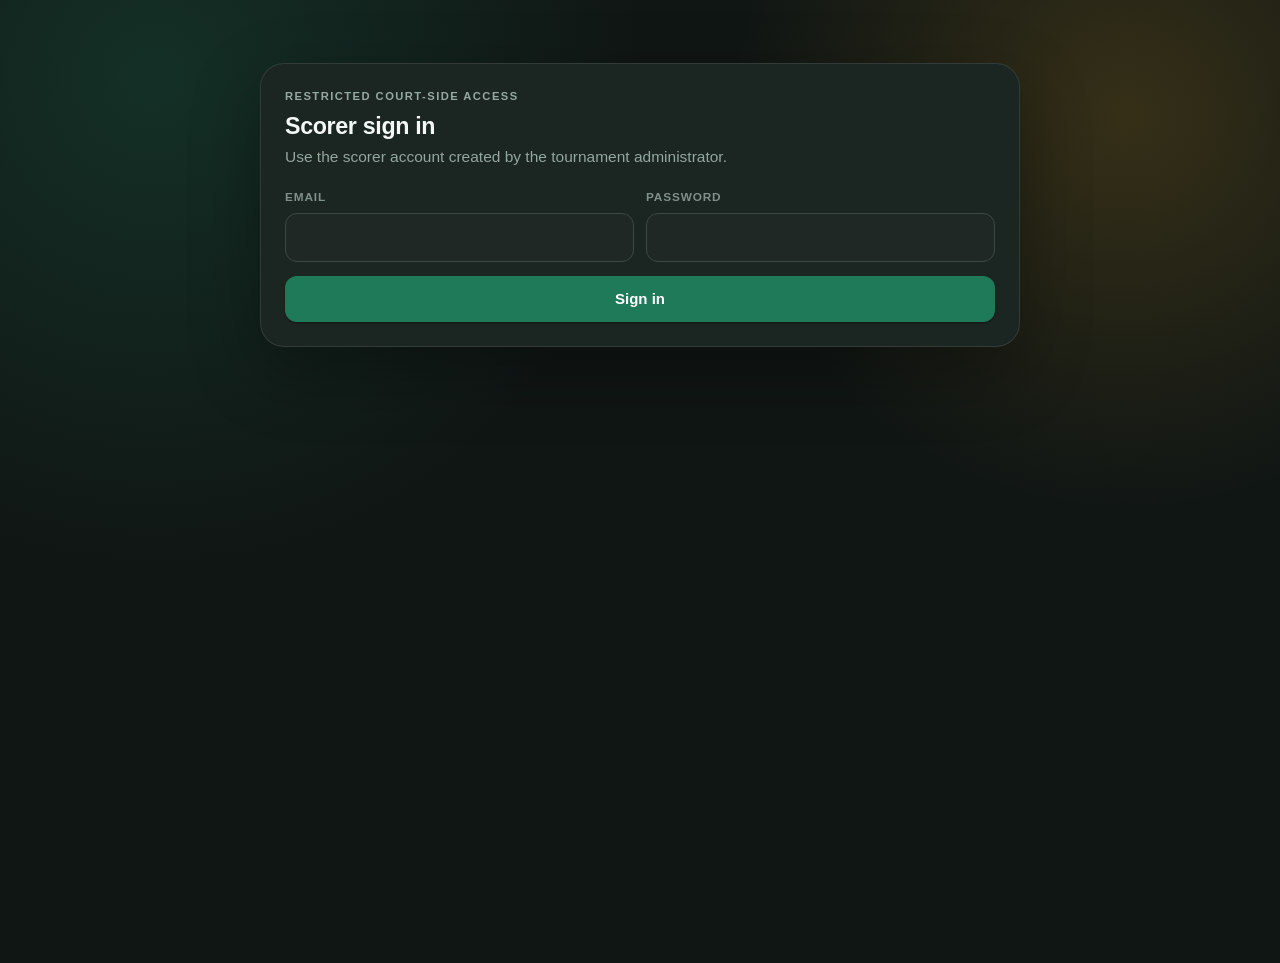
<file: scoring.html>
<!doctype html>
<html lang="en" data-theme="dark">
<head>
<meta charset="utf-8" />
<meta name="viewport" content="width=device-width,initial-scale=1,viewport-fit=cover" />
<meta name="robots" content="noindex" />
<title>Live Match Scoring — PIKOL</title>
<script src="config.js"></script>
<link rel="stylesheet" href="styles.css" />
<style>
  body.scoring-page{min-height:100vh;background:
    radial-gradient(circle at 12% 8%,color-mix(in srgb,var(--brand-primary) 26%,transparent),transparent 34%),
    radial-gradient(circle at 88% 12%,color-mix(in srgb,var(--brand-accent) 18%,transparent),transparent 28%),
    #101614;color:#f3f7f5}
  .score-shell{width:min(1500px,100%);margin:auto;padding:max(16px,env(safe-area-inset-top)) max(16px,env(safe-area-inset-right)) max(20px,env(safe-area-inset-bottom)) max(16px,env(safe-area-inset-left));min-height:100vh;display:grid;grid-template-rows:auto 1fr;gap:16px}
  .score-top{display:flex;justify-content:space-between;align-items:center;gap:12px;padding:13px 16px;border:1px solid rgba(255,255,255,.1);border-radius:18px;background:rgba(21,30,27,.84);backdrop-filter:blur(18px);box-shadow:0 18px 54px rgba(0,0,0,.25)}
  .score-kicker{text-transform:uppercase;letter-spacing:.13em;font-size:.7rem;font-weight:800;color:#95aaa2}
  .score-title{font-size:clamp(1.05rem,2vw,1.45rem);font-weight:800;letter-spacing:-.02em}
  .live-pill{display:inline-flex;align-items:center;gap:7px;border-radius:999px;padding:7px 11px;font-weight:800;font-size:.77rem;background:rgba(255,255,255,.08);white-space:nowrap}
  .live-dot{width:8px;height:8px;border-radius:50%;background:#59d49e;box-shadow:0 0 0 5px rgba(89,212,158,.11)}
  .score-layout{display:grid;grid-template-columns:minmax(0,1fr) 340px;gap:16px;min-height:0}
  .arena{display:grid;grid-template-rows:auto 1fr auto;gap:14px;min-height:0}
  .match-meta{display:flex;flex-wrap:wrap;gap:8px}
  .meta-chip{border:1px solid rgba(255,255,255,.1);background:rgba(255,255,255,.055);border-radius:999px;padding:7px 10px;font-size:.77rem;color:#c7d5d0}
  .scoreboard{display:grid;grid-template-columns:1fr minmax(68px,.12fr) 1fr;gap:14px;align-items:stretch;min-height:430px}
  .competitor{position:relative;overflow:hidden;border-radius:28px;border:1px solid rgba(255,255,255,.11);background:linear-gradient(155deg,rgba(255,255,255,.075),rgba(255,255,255,.03));padding:clamp(20px,4vw,42px);display:flex;flex-direction:column;align-items:center;justify-content:center;text-align:center;box-shadow:0 24px 70px rgba(0,0,0,.24)}
  .competitor::before{content:"";position:absolute;inset:0;background:radial-gradient(circle at 50% 10%,color-mix(in srgb,var(--brand-primary) 24%,transparent),transparent 42%);pointer-events:none}
  .team-name{position:relative;font-size:clamp(1.15rem,2.3vw,2rem);font-weight:800;max-width:18ch;line-height:1.12}
  .seed{position:relative;margin-top:7px;font-size:.78rem;color:#95aaa2}
  .score-num{position:relative;font-family:var(--font-num);font-size:clamp(6rem,15vw,13rem);font-weight:900;line-height:.88;letter-spacing:-.08em;margin:clamp(18px,4vh,38px) 0;text-shadow:0 15px 44px rgba(0,0,0,.3)}
  .point-btn{position:relative;width:min(100%,310px);min-height:74px;border:0;border-radius:20px;background:linear-gradient(135deg,var(--brand-primary),color-mix(in srgb,var(--brand-primary) 76%,#fff));color:#fff;font-weight:900;font-size:1.05rem;letter-spacing:.035em;cursor:pointer;box-shadow:0 16px 38px color-mix(in srgb,var(--brand-primary) 30%,transparent);transition:transform .12s ease,filter .12s ease}
  .point-btn:active{transform:scale(.975)} .point-btn:disabled{opacity:.38;cursor:not-allowed;filter:grayscale(.5)}
  .versus{display:flex;align-items:center;justify-content:center;font-weight:900;color:#7f918a;font-size:clamp(.8rem,1.2vw,1.05rem)}
  .score-actions{display:flex;flex-wrap:wrap;gap:9px;justify-content:center;padding-bottom:4px}
  .score-actions .btn{min-height:44px}
  .score-side{border:1px solid rgba(255,255,255,.1);border-radius:22px;background:rgba(21,30,27,.82);backdrop-filter:blur(16px);padding:17px;display:flex;flex-direction:column;min-height:0}
  .side-head{display:flex;justify-content:space-between;align-items:center;gap:8px;margin-bottom:12px}.side-title{font-weight:800}
  .history{overflow:auto;display:flex;flex-direction:column;gap:8px;min-height:0;padding-right:2px}
  .hist{padding:10px 11px;border-radius:12px;background:rgba(255,255,255,.05);border:1px solid rgba(255,255,255,.07)}
  .hist strong{font-size:.77rem;text-transform:uppercase;letter-spacing:.06em}.hist small{display:block;color:#8fa29b;margin-top:3px}
  .display-mode .score-side,.display-mode .score-actions,.display-mode .point-btn{display:none!important}.display-mode .score-layout{grid-template-columns:1fr}.display-mode .scoreboard{min-height:calc(100vh - 180px)}
  .score-toast{position:fixed;left:50%;bottom:max(18px,env(safe-area-inset-bottom));transform:translateX(-50%) translateY(20px);background:#fff;color:#122019;padding:10px 14px;border-radius:999px;font-weight:700;opacity:0;pointer-events:none;transition:.18s;z-index:1000;box-shadow:0 14px 38px rgba(0,0,0,.3)}.score-toast.show{opacity:1;transform:translateX(-50%) translateY(0)}
  .auth-error{width:min(560px,calc(100% - 32px));margin:10vh auto;background:#1b2521;border:1px solid rgba(255,255,255,.1);border-radius:24px;padding:28px;text-align:center}
  .scorer-panel{width:min(760px,calc(100% - 28px));margin:7vh auto;background:#1b2521;border:1px solid rgba(255,255,255,.1);border-radius:24px;padding:24px;box-shadow:0 24px 70px rgba(0,0,0,.3)}
  .assigned-list{display:grid;gap:10px;margin-top:16px}.assigned-match{display:flex;align-items:center;justify-content:space-between;gap:14px;padding:14px;border:1px solid rgba(255,255,255,.09);border-radius:16px;background:rgba(255,255,255,.045)}
  .assigned-match strong{display:block}.assigned-match small{display:block;color:#94a79f;margin-top:4px}.scorer-login-grid{display:grid;grid-template-columns:1fr 1fr;gap:12px;text-align:left}@media(max-width:620px){.scorer-login-grid{grid-template-columns:1fr}.assigned-match{align-items:flex-start;flex-direction:column}.assigned-match .btn{width:100%}}
  @media(max-width:980px){.score-layout{grid-template-columns:1fr}.score-side{max-height:300px}.scoreboard{min-height:380px}}
  @media(max-width:680px){.score-shell{padding:10px}.score-top{border-radius:15px;padding:10px 12px}.score-layout{gap:10px}.scoreboard{grid-template-columns:1fr;gap:10px;min-height:0}.versus{height:24px}.competitor{border-radius:20px;padding:18px 14px}.score-num{font-size:clamp(5.2rem,31vw,8.5rem);margin:14px 0}.point-btn{min-height:64px}.score-actions{position:sticky;bottom:0;background:linear-gradient(180deg,transparent,#101614 20%);padding:18px 0 5px;z-index:4}.score-side{max-height:260px}.meta-chip{font-size:.7rem}.display-mode .scoreboard{min-height:auto}.display-mode .competitor{min-height:40vh}}
</style>
</head>
<body class="scoring-page">
<div id="app" class="score-shell hidden">
  <header class="score-top">
    <div><div class="score-kicker" id="tournament">Tournament</div><div class="score-title" id="match-title">Live Match Scoring</div></div>
    <div class="row wrap" style="justify-content:flex-end">
      <span class="live-pill"><span class="live-dot" id="conn-dot"></span><span id="conn-text">LIVE</span></span>
      <button class="btn btn-outline btn-sm" id="display">Display mode</button>
      <button class="btn btn-ghost btn-sm" id="back">Admin</button>
    </div>
  </header>
  <div class="score-layout">
    <main class="arena">
      <div class="match-meta" id="meta"></div>
      <section class="scoreboard">
        <article class="competitor"><div class="team-name" id="team-a">TBA</div><div class="seed" id="seed-a"></div><div class="score-num" id="score-a">0</div><button class="point-btn" id="point-a">＋ POINT</button></article>
        <div class="versus">VS</div>
        <article class="competitor"><div class="team-name" id="team-b">TBA</div><div class="seed" id="seed-b"></div><div class="score-num" id="score-b">0</div><button class="point-btn" id="point-b">＋ POINT</button></article>
      </section>
      <div class="score-actions">
        <button class="btn btn-primary" id="start">Start match</button>
        <button class="btn btn-outline" id="undo">↶ Undo</button>
        <button class="btn btn-outline" id="pause">Pause</button>
        <button class="btn btn-outline hidden" id="resume">Resume</button>
        <button class="btn btn-success" id="finish">Confirm final result</button>
      </div>
    </main>
    <aside class="score-side">
      <div class="side-head"><div><div class="score-kicker">Audit trail</div><div class="side-title">Scoring history</div></div><span class="badge badge-pending" id="status">Scheduled</span></div>
      <div class="history" id="history"></div>
    </aside>
  </div>
</div>
<div id="login-panel" class="scorer-panel hidden">
  <div class="score-kicker">Restricted court-side access</div><h2 style="margin:6px 0 4px">Scorer sign in</h2>
  <p style="color:#94a79f;margin:0 0 18px">Use the scorer account created by the tournament administrator.</p>
  <form id="scorer-login"><div class="scorer-login-grid"><div><label class="label">Email</label><input class="input" id="login-email" type="email" autocomplete="username" required></div><div><label class="label">Password</label><input class="input" id="login-password" type="password" autocomplete="current-password" required></div></div><button class="btn btn-primary" style="width:100%;margin-top:14px" type="submit">Sign in</button></form>
</div>
<div id="assigned-panel" class="scorer-panel hidden"><div class="row wrap" style="justify-content:space-between;align-items:center"><div><div class="score-kicker">Court-side console</div><h2 style="margin:6px 0 2px">Assigned matches</h2><div id="assigned-user" style="color:#94a79f"></div></div><button class="btn btn-outline btn-sm" id="scorer-signout">Sign out</button></div><div id="assigned-list" class="assigned-list"></div></div>
<div id="error" class="auth-error hidden"><h2>Scoring console unavailable</h2><p class="muted" id="error-text"></p><button class="btn btn-primary" id="error-back">Back to assigned matches</button></div>
<div class="score-toast" id="toast"></div>
<script>
(function(){'use strict';
  var API=(window.PIKOL_API_BASE||'').replace(/\/+$/,'');
  var TOKEN=localStorage.getItem('pb_admin_token')||localStorage.getItem('pb_scoring_token')||'';
  var params=new URLSearchParams(location.search), MATCH_ID=params.get('match');
  var data=null,busy=false,pollTimer=null,heartbeatTimer=null,LOCK_TOKEN='',ME=null;
  function $(q){return document.querySelector(q)}
  function esc(v){return String(v==null?'':v).replace(/[&<>"']/g,function(c){return({'&':'&amp;','<':'&lt;','>':'&gt;','"':'&quot;',"'":'&#39;'})[c]})}
  function toast(t){var e=$('#toast');e.textContent=t;e.classList.add('show');setTimeout(function(){e.classList.remove('show')},1800)}
  function hidePanels(){['#app','#login-panel','#assigned-panel','#error'].forEach(function(q){$(q).classList.add('hidden')})}
  async function api(path,opt){opt=opt||{};var headers=Object.assign({'Content-Type':'application/json'},opt.headers||{});if(TOKEN)headers.Authorization='Bearer '+TOKEN;if(LOCK_TOKEN)headers['X-Scoring-Session']=LOCK_TOKEN;var r=await fetch(API+path,{method:opt.method||'GET',headers:headers,body:opt.body?JSON.stringify(opt.body):undefined,keepalive:!!opt.keepalive});var d=await r.json().catch(function(){return{}});if(!r.ok)throw new Error(d.error||d.message||('HTTP '+r.status));return d}
  function fail(msg){hidePanels();$('#error-text').textContent=msg;$('#error').classList.remove('hidden')}
  function label(v){return String(v||'').replace(/_/g,' ').replace(/\b\w/g,function(c){return c.toUpperCase()})}
  function fmtDate(v){if(!v)return'TBA';var d=new Date(v+'T00:00:00');return d.toLocaleDateString(undefined,{month:'short',day:'numeric',year:'numeric'})}
  function fmtTime(v){if(!v)return'TBA';var p=String(v).split(':'),h=Number(p[0]),ap=h>=12?'PM':'AM';return((h%12)||12)+':'+p[1]+' '+ap}
  function render(){if(!data)return;var m=data.match,d=data.division;
    $('#tournament').textContent=m.tournament_name||'Tournament';
    $('#match-title').textContent=(m.division_name||d.name||'Division')+' · '+label(m.round)+' · Match '+(m.match_number||m.id);
    $('#team-a').textContent=m.team_a_name||'TBA';$('#team-b').textContent=m.team_b_name||'TBA';
    $('#seed-a').textContent=m.team_a_seed?'Seed #'+m.team_a_seed:'';$('#seed-b').textContent=m.team_b_seed?'Seed #'+m.team_b_seed:'';
    $('#score-a').textContent=Number(m.score_a||0);$('#score-b').textContent=Number(m.score_b||0);
    $('#status').textContent=label(m.status);$('#status').className='badge '+(m.status==='completed'?'badge-completed':m.status==='live'?'badge-approved':'badge-pending');
    $('#meta').innerHTML=['Format: '+label(d.competition_format),'Stage: '+label(m.stage||m.bracket_side),'Court: '+(m.court_name||'TBA'),'Date: '+fmtDate(m.scheduled_date),'Time: '+fmtTime(m.scheduled_time),m.scorer_name?'Scorer: '+m.scorer_name:''].filter(Boolean).map(function(x){return'<span class="meta-chip">'+esc(x)+'</span>'}).join('');
    var active=m.status!=='completed'&&m.status!=='cancelled',canScore=active&&m.team_a_id&&m.team_b_id&&!!LOCK_TOKEN;
    $('#point-a').disabled=!canScore;$('#point-b').disabled=!canScore;$('#undo').disabled=!canScore;$('#finish').disabled=!canScore;$('#pause').disabled=!canScore;$('#resume').disabled=!canScore;$('#start').disabled=!canScore;
    $('#start').classList.toggle('hidden',m.status==='live'||m.status==='completed');$('#pause').classList.toggle('hidden',m.status!=='live');$('#resume').classList.toggle('hidden',m.status!=='ready');
    $('#history').innerHTML=(data.history||[]).map(function(h){return'<div class="hist"><strong>'+esc(label(h.action))+' · '+Number(h.score_a||0)+' : '+Number(h.score_b||0)+'</strong><small>'+esc(h.details||'')+'</small><small>'+new Date(h.created_at).toLocaleString()+' · '+esc(label(h.actor_role||''))+'</small></div>'}).join('')||'<div class="muted tiny">No scoring actions yet.</div>';
  }
  async function load(silent){try{data=await api('/api/scoring/matches/'+MATCH_ID);render();hidePanels();$('#app').classList.remove('hidden');$('#conn-text').textContent=LOCK_TOKEN?'LIVE':'VIEW ONLY';$('#conn-dot').style.background=LOCK_TOKEN?'#59d49e':'#e6bb63'}catch(e){$('#conn-text').textContent='RECONNECTING';$('#conn-dot').style.background='#e6bb63';if(!silent)fail(e.message)}}
  async function acquire(){var r=await api('/api/scoring/matches/'+MATCH_ID+'/acquire',{method:'POST',body:{}});LOCK_TOKEN=r.session_token||'';}
  async function action(a,body){if(busy||!LOCK_TOKEN)return;busy=true;try{var m=data.match,payload=Object.assign({action:a,score_a:Number(m.score_a||0),score_b:Number(m.score_b||0)},body||{});await api('/api/scoring/matches/'+MATCH_ID+'/action',{method:'POST',body:payload});await load(true);toast(label(a)+' saved')}catch(e){toast(e.message)}finally{busy=false}}
  async function showAssigned(){try{var rows=await api('/api/scoring/assigned');hidePanels();$('#assigned-user').textContent=(ME&&ME.full_name?ME.full_name+' · ':'')+label(ME&&ME.role);$('#assigned-list').innerHTML=rows.length?rows.map(function(m){return'<div class="assigned-match"><div><strong>'+esc(m.tournament_name)+' · '+esc(m.division_name)+'</strong><small>'+esc(label(m.round))+' · Match '+(m.match_number||m.id)+' · '+esc(m.team_a_name||'TBA')+' vs '+esc(m.team_b_name||'TBA')+'</small><small>'+esc(fmtDate(m.scheduled_date))+' · '+esc(fmtTime(m.scheduled_time))+' · '+esc(m.court_name||'Court TBA')+' · '+esc(label(m.status))+'</small></div><button class="btn btn-primary btn-sm" data-open-match="'+m.id+'">Open scoring</button></div>'}).join(''):'<div class="auth-error" style="margin:0;width:100%"><strong>No assigned matches</strong><p class="muted">Assigned matches will appear here after the administrator selects your scorer account.</p></div>';$('#assigned-panel').classList.remove('hidden')}catch(e){fail(e.message)}}
  async function boot(){if(!TOKEN){hidePanels();$('#login-panel').classList.remove('hidden');return}try{var me=await api('/api/auth/me');ME=me.user;if(!['admin','scorer'].includes(ME.role))throw new Error('This account does not have scoring access.');if(!MATCH_ID)return showAssigned();await load(false);if(data&&data.match&&!['completed','cancelled'].includes(data.match.status)){try{await acquire();await load(true)}catch(e){toast(e.message);LOCK_TOKEN='';await load(true)}}heartbeatTimer=setInterval(function(){if(LOCK_TOKEN)api('/api/scoring/matches/'+MATCH_ID+'/heartbeat',{method:'POST',body:{}}).catch(function(){LOCK_TOKEN='';render();$('#conn-text').textContent='RECONNECTING'})},15000);pollTimer=setInterval(function(){if(!busy)load(true)},3500)}catch(e){localStorage.removeItem('pb_scoring_token');if(!localStorage.getItem('pb_admin_token'))TOKEN='';fail(e.message)}}
  $('#scorer-login').onsubmit=function(e){e.preventDefault();api('/api/auth/login',{method:'POST',body:{email:$('#login-email').value.trim(),password:$('#login-password').value}}).then(function(r){if(!['admin','scorer'].includes(r.user.role))throw new Error('This account does not have scoring access.');TOKEN=r.token;ME=r.user;localStorage.setItem('pb_scoring_token',TOKEN);showAssigned()}).catch(function(err){toast(err.message)})};
  $('#assigned-list').onclick=function(e){var b=e.target.closest('[data-open-match]');if(b)location.href='scoring.html?match='+encodeURIComponent(b.dataset.openMatch)};
  $('#scorer-signout').onclick=function(){if(TOKEN)api('/api/auth/logout',{method:'POST',body:{}}).catch(function(){});localStorage.removeItem('pb_scoring_token');if(ME&&ME.role==='admin')localStorage.removeItem('pb_admin_token');TOKEN='';ME=null;location.href='scoring.html'};
  $('#error-back').onclick=function(){location.href='scoring.html'};
  $('#point-a').onclick=function(){action('score',{score_a:Number(data.match.score_a||0)+1})};$('#point-b').onclick=function(){action('score',{score_b:Number(data.match.score_b||0)+1})};
  $('#undo').onclick=function(){action('undo')};$('#start').onclick=function(){action('start')};$('#pause').onclick=function(){action('pause')};$('#resume').onclick=function(){action('resume')};
  $('#finish').onclick=function(){if(!data)return;var m=data.match;if(Number(m.score_a||0)===Number(m.score_b||0))return toast('Final score cannot be tied.');if(confirm('Confirm final result '+m.score_a+'–'+m.score_b+'? This will advance the tournament bracket/standings.'))action('complete')};
  $('#display').onclick=function(){document.body.classList.toggle('display-mode');this.textContent=document.body.classList.contains('display-mode')?'Exit display':'Display mode'};
  $('#back').onclick=function(){location.href=ME&&ME.role==='admin'?'admin.html':'scoring.html'};
  window.addEventListener('beforeunload',function(){clearInterval(pollTimer);clearInterval(heartbeatTimer);if(LOCK_TOKEN&&MATCH_ID){api('/api/scoring/matches/'+MATCH_ID+'/release',{method:'POST',body:{},keepalive:true}).catch(function(){})}});
  boot();
})();
</script>
</body>
</html>
</file>
<file: styles.css>
/* =====================================================================
   PREMIUM WHITE-LABEL PICKLEBALL BOOKING SYSTEM — SHARED UI SYSTEM
   Used by public/index.html (player) and public/admin.html (admin).
   All brand values are CSS variables and are overwritten at runtime
   from facility settings, so branding never requires a CSS edit.
   ===================================================================== */

/* ---------- 1. Tokens ---------------------------------------------- */
:root {
  /* white-label brand (overridden from admin settings at runtime) */
  --brand-primary: #1f7a5a;
  --brand-secondary: #0f2c3f;
  --brand-accent: #e0a325;

  --brand-primary-soft: color-mix(in srgb, var(--brand-primary) 12%, transparent);
  --brand-primary-hover: color-mix(in srgb, var(--brand-primary) 86%, #000);
  --on-brand: #ffffff;

  /* surfaces — soft neutrals, never pure white glare */
  --brand-background: #f4f6f5;
  --surface: #ffffff;
  --surface-2: #fafbfa;
  --surface-3: #eef1f0;
  --overlay: rgba(15, 33, 28, 0.42);

  /* text */
  --text-primary: #1b2723;
  --text-secondary: #5f6f69;
  --text-muted: #8a9994;
  --border: #e3e8e6;
  --border-strong: #cfd8d5;

  /* status */
  --status-available: #1f7a5a;
  --status-booked: #b4472f;
  --status-maintenance: #b9821b;
  --status-blocked: #6b5bb3;
  --status-inactive: #7b8783;
  --success: #1f7a5a;
  --danger: #b4472f;
  --warning: #b9821b;
  --info: #2b6c9b;

  /* radius */
  --radius-sm: 8px;
  --radius-md: 12px;
  --radius-lg: 18px;
  --radius-xl: 26px;
  --radius-pill: 999px;

  /* shadow — subtle only */
  --shadow-sm: 0 1px 2px rgba(19, 38, 32, 0.05);
  --shadow-md: 0 4px 14px rgba(19, 38, 32, 0.07);
  --shadow-lg: 0 14px 38px rgba(19, 38, 32, 0.11);

  /* spacing + type */
  --sp-1: 4px; --sp-2: 8px; --sp-3: 12px; --sp-4: 16px;
  --sp-5: 24px; --sp-6: 32px; --sp-7: 48px;
  --font: "Inter", "Segoe UI", -apple-system, BlinkMacSystemFont, "Helvetica Neue", Arial, sans-serif;
  --font-num: "SF Mono", ui-monospace, "Segoe UI Mono", Menlo, monospace;
  --speed: 160ms;
  --ease: cubic-bezier(0.22, 0.61, 0.36, 1);
  --header-h: 66px;
}

[data-theme="dark"] {
  --brand-background: #131816;
  --surface: #1b221f;
  --surface-2: #202825;
  --surface-3: #273230;
  --overlay: rgba(0, 0, 0, 0.6);
  --text-primary: #e8efec;
  --text-secondary: #a7b6b1;
  --text-muted: #7f8f8a;
  --border: #2c3733;
  --border-strong: #3b4844;
  --on-brand: #ffffff;
  --status-available: #4cc294;
  --status-booked: #e88a72;
  --status-maintenance: #e6bb63;
  --status-blocked: #a596e6;
  --status-inactive: #8d9a96;
  --success: #4cc294;
  --danger: #e88a72;
  --warning: #e6bb63;
  --info: #74b3dd;
  --shadow-sm: 0 1px 2px rgba(0, 0, 0, 0.35);
  --shadow-md: 0 4px 16px rgba(0, 0, 0, 0.4);
  --shadow-lg: 0 18px 44px rgba(0, 0, 0, 0.5);
}

/* ---------- 2. Base ------------------------------------------------- */
*, *::before, *::after { box-sizing: border-box; }
html { -webkit-text-size-adjust: 100%; }
body {
  margin: 0;
  font-family: var(--font);
  font-size: 15.5px;
  line-height: 1.6;
  color: var(--text-primary);
  background: var(--brand-background);
  -webkit-font-smoothing: antialiased;
  overflow-x: hidden;
}
img { max-width: 100%; display: block; }
button, input, select, textarea { font: inherit; color: inherit; }
a { color: var(--brand-primary); text-decoration: none; }
a:hover { text-decoration: underline; }
:focus-visible {
  outline: 3px solid color-mix(in srgb, var(--brand-primary) 55%, transparent);
  outline-offset: 2px;
  border-radius: var(--radius-sm);
}
.hidden, .is-hidden, [hidden] { display: none !important; }
.sr-only {
  position: absolute; width: 1px; height: 1px; padding: 0; margin: -1px;
  overflow: hidden; clip: rect(0 0 0 0); white-space: nowrap; border: 0;
}

/* ---------- 3. Typography ------------------------------------------- */
h1, h2, h3, h4 { margin: 0; font-weight: 680; letter-spacing: -0.015em; line-height: 1.25; }
.page-title { font-size: 1.6rem; }
.page-subtitle { color: var(--text-secondary); font-size: 0.95rem; margin: 4px 0 0; }
.section-title { font-size: 1.12rem; }
.card-title { font-size: 1rem; font-weight: 650; }
.label {
  display: block; font-size: 0.74rem; font-weight: 640; letter-spacing: 0.07em;
  text-transform: uppercase; color: var(--text-muted); margin-bottom: 6px;
}
.muted { color: var(--text-secondary); }
.tiny { font-size: 0.8rem; }
.num { font-family: var(--font-num); font-variant-numeric: tabular-nums; }
.stat-value { font-size: 2rem; font-weight: 700; letter-spacing: -0.03em; line-height: 1.1; }

/* ---------- 4. Layout helpers --------------------------------------- */
.container { width: min(1180px, 100% - 32px); margin-inline: auto; }
.stack { display: flex; flex-direction: column; gap: var(--sp-4); }
.row { display: flex; align-items: center; gap: var(--sp-3); }
.row.wrap { flex-wrap: wrap; }
.spread { display: flex; align-items: center; justify-content: space-between; gap: var(--sp-3); }
.grid { display: grid; gap: var(--sp-4); }
.grid.cols-2 { grid-template-columns: repeat(auto-fit, minmax(280px, 1fr)); }
.grid.cols-3 { grid-template-columns: repeat(auto-fit, minmax(240px, 1fr)); }
.grid.cols-4 { grid-template-columns: repeat(auto-fit, minmax(200px, 1fr)); }
.grow { flex: 1; min-width: 0; }
.center { text-align: center; }
.mt-4 { margin-top: var(--sp-4); }
.mt-5 { margin-top: var(--sp-5); }

/* ---------- 5. Cards ------------------------------------------------ */
.card {
  background: var(--surface);
  border: 1px solid var(--border);
  border-radius: var(--radius-lg);
  box-shadow: none;
  padding: 18px;
  transition: box-shadow var(--speed) var(--ease), transform var(--speed) var(--ease),
    border-color var(--speed) var(--ease);
}
.card.tight { padding: 14px; }
.card.hoverable:hover { box-shadow: var(--shadow-md); transform: translateY(-2px); }
.card-header {
  display: flex; align-items: center; justify-content: space-between;
  gap: var(--sp-3); margin-bottom: var(--sp-4); flex-wrap: wrap;
}
.stat-card { display: flex; flex-direction: column; gap: 4px; }
.stat-card .label { margin: 0; }
.stat-card .stat-trend { font-size: 0.8rem; color: var(--text-secondary); }
.stat-card .stat-icon {
  width: 38px; height: 38px; border-radius: var(--radius-md); display: grid; place-items: center;
  background: var(--brand-primary-soft); color: var(--brand-primary); font-size: 1rem;
}
.empty {
  padding: var(--sp-6) var(--sp-4); text-align: center; color: var(--text-secondary);
  border: 1px dashed var(--border-strong); border-radius: var(--radius-lg); background: var(--surface-2);
}
.empty strong { display: block; color: var(--text-primary); margin-bottom: 4px; }


/* =====================================================================
   VISUAL HIERARCHY CLEANUP
   Cards are reserved for self-contained summaries, choices and actions.
   Data, history, tables and full-page forms use flat sections instead.
   ===================================================================== */
.section-shell { min-width: 0; display: block; }
.section-head {
  display:flex; align-items:center; justify-content:space-between; gap:var(--sp-3);
  margin-bottom:14px; flex-wrap:wrap;
}
.section-shell > .card-header { margin-bottom:14px; }
.booking-stage { padding: 2px 0 18px; border-bottom:1px solid var(--border); }
.booking-stage:last-of-type { border-bottom:0; }
.form-section, .settings-section {
  min-width:0; background:transparent; border:0; border-radius:0; box-shadow:none; padding:0;
}
.form-section { max-width:720px; }
.settings-section { padding-top:2px; }
.settings-section.mt-5 { border-top:1px solid var(--border); padding-top:var(--sp-5); }
.summary-card, .action-card { box-shadow:var(--shadow-sm); }
.action-panel {
  padding:14px; border:1px solid var(--border); border-radius:var(--radius-md);
  background:var(--surface-2);
}
.danger-callout { border-color:var(--danger); background:color-mix(in srgb, var(--danger) 7%, var(--surface)); }
.info-callout {
  padding:12px 14px; border-left:3px solid var(--brand-primary);
  border-radius:0 var(--radius-md) var(--radius-md) 0; background:var(--surface-2);
}
.disclosure-section { border-top:1px solid var(--border); padding-top:var(--sp-4); }
.disclosure-section > summary { cursor:pointer; font-weight:680; color:var(--text-primary); }
/* tables already provide their own visual surface; avoid border-inside-card nesting */
.section-shell > .table-wrap { box-shadow:none; }
@media (max-width:720px){
  .booking-stage { padding-bottom:14px; }
  .settings-section.mt-5 { padding-top:18px; }
  .section-head { align-items:flex-start; }
}

/* ---------- 6. Buttons ---------------------------------------------- */
.btn {
  --btn-bg: var(--surface);
  --btn-fg: var(--text-primary);
  --btn-bd: var(--border-strong);
  display: inline-flex; align-items: center; justify-content: center; gap: 8px;
  min-height: 44px; padding: 10px 18px; border-radius: var(--radius-md);
  background: var(--btn-bg); color: var(--btn-fg); border: 1px solid var(--btn-bd);
  font-weight: 620; font-size: 0.94rem; cursor: pointer; text-decoration: none;
  transition: transform var(--speed) var(--ease), filter var(--speed) var(--ease),
    background var(--speed) var(--ease), box-shadow var(--speed) var(--ease);
  white-space: nowrap;
}
.btn:hover { filter: brightness(0.97); text-decoration: none; }
.btn:active { transform: translateY(1px) scale(0.995); }
.btn:disabled, .btn[aria-disabled="true"] { opacity: 0.55; cursor: not-allowed; transform: none; }
.btn-primary { --btn-bg: var(--brand-primary); --btn-fg: var(--on-brand); --btn-bd: transparent; box-shadow: var(--shadow-sm); }
.btn-primary:hover { --btn-bg: var(--brand-primary-hover); }
.btn-secondary { --btn-bg: var(--surface-3); --btn-fg: var(--text-primary); --btn-bd: transparent; }
.btn-outline { --btn-bg: transparent; --btn-bd: var(--border-strong); }
.btn-outline:hover { --btn-bg: var(--surface-3); }
.btn-danger { --btn-bg: var(--danger); --btn-fg: #fff; --btn-bd: transparent; }
.btn-success { --btn-bg: var(--success); --btn-fg: #fff; --btn-bd: transparent; }
.btn-ghost { --btn-bg: transparent; --btn-bd: transparent; color: var(--text-secondary); }
.btn-ghost:hover { --btn-bg: var(--surface-3); color: var(--text-primary); }
.btn-icon { min-height: 40px; width: 40px; padding: 0; border-radius: var(--radius-md); }
.btn-sm { min-height: 36px; padding: 6px 12px; font-size: 0.86rem; }
.btn-block { width: 100%; }
.btn.is-loading { pointer-events: none; opacity: 0.8; }
.btn.is-loading::before {
  content: ""; width: 15px; height: 15px; border-radius: 50%;
  border: 2px solid currentColor; border-top-color: transparent; animation: spin 0.7s linear infinite;
}
@keyframes spin { to { transform: rotate(360deg); } }

/* ---------- 7. Forms ------------------------------------------------ */
.field { display: flex; flex-direction: column; margin-bottom: var(--sp-4); }
.input, .select, .textarea {
  width: 100%; min-height: 46px; padding: 11px 14px;
  background: var(--surface-2); border: 1px solid var(--border-strong);
  border-radius: var(--radius-md); color: var(--text-primary);
  transition: border-color var(--speed) var(--ease), box-shadow var(--speed) var(--ease);
}
.textarea { min-height: 96px; resize: vertical; }
.input:focus, .select:focus, .textarea:focus {
  outline: none; border-color: var(--brand-primary);
  box-shadow: 0 0 0 3px color-mix(in srgb, var(--brand-primary) 18%, transparent);
}
.input::placeholder, .textarea::placeholder { color: var(--text-muted); }
.field-hint { font-size: 0.8rem; color: var(--text-muted); margin-top: 5px; }
.field-error { font-size: 0.82rem; color: var(--danger); margin-top: 5px; }
.switch { display: inline-flex; align-items: center; gap: 10px; cursor: pointer; }
.switch input { position: absolute; opacity: 0; width: 0; height: 0; }
.switch .track {
  width: 46px; height: 27px; border-radius: var(--radius-pill); background: var(--border-strong);
  position: relative; transition: background var(--speed) var(--ease); flex: none;
}
.switch .track::after {
  content: ""; position: absolute; top: 3px; left: 3px; width: 21px; height: 21px;
  border-radius: 50%; background: #fff; box-shadow: var(--shadow-sm);
  transition: transform var(--speed) var(--ease);
}
.switch input:checked + .track { background: var(--brand-primary); }
.switch input:checked + .track::after { transform: translateX(19px); }
.switch input:focus-visible + .track { outline: 3px solid color-mix(in srgb, var(--brand-primary) 55%, transparent); outline-offset: 2px; }
.color-field { display: flex; align-items: center; gap: 10px; }
.color-field input[type="color"] {
  width: 52px; height: 46px; padding: 3px; border: 1px solid var(--border-strong);
  border-radius: var(--radius-md); background: var(--surface-2); cursor: pointer;
}

/* ---------- 8. Badges / status -------------------------------------- */
.badge {
  display: inline-flex; align-items: center; gap: 6px; padding: 4px 10px;
  border-radius: var(--radius-pill); font-size: 0.76rem; font-weight: 650;
  letter-spacing: 0.02em; border: 1px solid transparent; white-space: nowrap;
}
.badge::before { content: attr(data-icon); font-size: 0.85em; }
.badge-available, .badge-confirmed, .badge-active, .badge-sent {
  color: var(--status-available); background: color-mix(in srgb, var(--status-available) 13%, transparent);
  border-color: color-mix(in srgb, var(--status-available) 32%, transparent);
}
.badge-booked, .badge-cancelled, .badge-rejected, .badge-failed, .badge-suspended {
  color: var(--status-booked); background: color-mix(in srgb, var(--status-booked) 13%, transparent);
  border-color: color-mix(in srgb, var(--status-booked) 32%, transparent);
}
.badge-maintenance, .badge-pending {
  color: var(--status-maintenance); background: color-mix(in srgb, var(--status-maintenance) 15%, transparent);
  border-color: color-mix(in srgb, var(--status-maintenance) 34%, transparent);
}
.badge-blocked { color: var(--status-blocked); background: color-mix(in srgb, var(--status-blocked) 13%, transparent);
  border-color: color-mix(in srgb, var(--status-blocked) 32%, transparent); }
.badge-inactive, .badge-past, .badge-completed {
  color: var(--status-inactive); background: color-mix(in srgb, var(--status-inactive) 14%, transparent);
  border-color: color-mix(in srgb, var(--status-inactive) 30%, transparent);
}
.badge-info { color: var(--info); background: color-mix(in srgb, var(--info) 13%, transparent);
  border-color: color-mix(in srgb, var(--info) 32%, transparent); }

/* ---------- 9. App header ------------------------------------------- */
.appbar {
  position: sticky; top: 0; z-index: 40; height: var(--header-h);
  background: color-mix(in srgb, var(--surface) 92%, transparent);
  backdrop-filter: saturate(160%) blur(10px);
  border-bottom: 1px solid var(--border);
}
.appbar-inner { height: 100%; display: grid; grid-template-columns: minmax(0, 1fr) auto; align-items: center; gap: var(--sp-4); }
.brand { display: flex; align-items: center; gap: 11px; min-width: 0; }
.brand-logo {
  width: 40px; height: 40px; flex: none; border-radius: var(--radius-md); object-fit: cover;
  background: var(--brand-primary); color: var(--on-brand); display: grid; place-items: center;
  font-weight: 750; font-size: 1rem; letter-spacing: -0.02em; overflow: hidden;
}
.brand-text { min-width: 0; }
.brand-name { font-weight: 700; font-size: 1.02rem; line-height: 1.2; }
.brand-tagline { font-size: 0.78rem; color: var(--text-secondary); }
.brand-name, .brand-tagline { white-space: nowrap; overflow: hidden; text-overflow: ellipsis; }

/* ---------- 10. Player hero / auth ---------------------------------- */
.auth-wrap {
  min-height: 100dvh; display: grid; grid-template-columns: 1.05fr 1fr;
  background: var(--brand-background);
}
.auth-hero {
  position: relative; padding: var(--sp-7) var(--sp-6); color: #fff; display: flex;
  flex-direction: column; justify-content: space-between;
  background:
    linear-gradient(155deg,
      color-mix(in srgb, var(--brand-secondary) 96%, #000) 0%,
      var(--brand-primary) 130%);
}
.auth-hero::after {
  content: ""; position: absolute; inset: 0; pointer-events: none;
  background: radial-gradient(circle at 78% 18%, color-mix(in srgb, var(--brand-accent) 30%, transparent), transparent 55%);
}
.auth-hero > * { position: relative; z-index: 1; }
.auth-hero h1 { font-size: clamp(1.9rem, 3.4vw, 2.7rem); margin-bottom: var(--sp-3); }
.auth-hero p { color: rgba(255, 255, 255, 0.82); max-width: 44ch; }
.hero-points { list-style: none; padding: 0; margin: var(--sp-5) 0 0; display: grid; gap: 12px; }
.hero-points li { display: flex; gap: 10px; align-items: flex-start; color: rgba(255,255,255,.9); font-size: 0.94rem; }
.hero-points span[aria-hidden] {
  width: 26px; height: 26px; border-radius: 50%; flex: none; display: grid; place-items: center;
  background: rgba(255, 255, 255, 0.16); font-size: 0.8rem;
}
.auth-panel { display: grid; place-items: center; padding: var(--sp-6) var(--sp-5); }
.auth-card { width: min(430px, 100%); }

/* ---------- 11. Tabs ------------------------------------------------- */
.tabs {
  display: flex; gap: 4px; padding: 4px; background: var(--surface-3);
  border-radius: var(--radius-md); margin-bottom: var(--sp-5); overflow-x: auto; scrollbar-width: none;
}
.tabs::-webkit-scrollbar { display: none; }
.tab {
  flex: 1; min-height: 40px; padding: 8px 14px; border: 0; background: transparent;
  border-radius: var(--radius-sm); color: var(--text-secondary); font-weight: 620;
  cursor: pointer; white-space: nowrap; transition: all var(--speed) var(--ease);
}
.tab:hover { color: var(--text-primary); }
.tab[aria-selected="true"] { background: var(--surface); color: var(--text-primary); box-shadow: var(--shadow-sm); }

/* ---------- 12. Calendar --------------------------------------------- */
.calendar { user-select: none; }
.calendar-head { display: flex; align-items: center; justify-content: space-between; margin-bottom: var(--sp-3); gap: 8px; }
.calendar-month { font-weight: 680; font-size: 1.02rem; }
.calendar-grid { display: grid; grid-template-columns: repeat(7, 1fr); gap: 6px; }
.calendar-dow {
  text-align: center; font-size: 0.72rem; font-weight: 680; letter-spacing: 0.06em;
  text-transform: uppercase; color: var(--text-muted); padding-bottom: 4px;
}
.day {
  aspect-ratio: 1 / 1; min-height: 40px; border: 1px solid transparent; background: var(--surface-2);
  border-radius: var(--radius-md); font-weight: 620; cursor: pointer; color: var(--text-primary);
  display: grid; place-items: center; position: relative;
  transition: all var(--speed) var(--ease);
}
.day:hover:not(:disabled) { border-color: var(--brand-primary); background: var(--brand-primary-soft); }
.day:disabled { color: var(--text-muted); background: transparent; cursor: not-allowed; text-decoration: line-through; }
.day.is-empty { background: none; border: 0; cursor: default; }
.day.is-today::after {
  content: ""; position: absolute; bottom: 6px; width: 5px; height: 5px; border-radius: 50%;
  background: var(--brand-accent);
}
.day.is-selected {
  background: var(--brand-primary); color: var(--on-brand); border-color: var(--brand-primary);
  box-shadow: var(--shadow-md); transform: scale(1.04);
}
.day.is-selected.is-today::after { background: #fff; }

/* ---------- 13. Court cards + time slots ----------------------------- */
.court-card { display: flex; flex-direction: column; gap: var(--sp-3); }
.court-card.is-selected { border-color: var(--brand-primary); box-shadow: 0 0 0 3px var(--brand-primary-soft); }
.court-card .court-meta { font-size: 0.85rem; color: var(--text-secondary); }
.court-preview { display: grid; gap: 6px; }
.court-preview-row {
  display: flex; justify-content: space-between; align-items: center; font-size: 0.85rem;
  padding: 5px 10px; border-radius: var(--radius-sm); background: var(--surface-2);
}
.court-preview-row .st { font-weight: 640; font-size: 0.76rem; letter-spacing: 0.03em; }
.st-available { color: var(--status-available); }
.st-booked { color: var(--status-booked); }
.st-maintenance { color: var(--status-maintenance); }
.st-blocked { color: var(--status-blocked); }
.st-inactive, .st-past { color: var(--status-inactive); }

.slot-grid { display: grid; grid-template-columns: repeat(auto-fill, minmax(148px, 1fr)); gap: 10px; }
.slot {
  display: flex; flex-direction: column; align-items: flex-start; gap: 2px;
  min-height: 62px; padding: 10px 12px; text-align: left; cursor: pointer;
  border: 1px solid var(--border-strong); border-radius: var(--radius-md);
  background: var(--surface-2); color: var(--text-primary);
  transition: all var(--speed) var(--ease);
}
.slot .slot-time { font-weight: 660; font-family: var(--font-num); }
.slot .slot-state { font-size: 0.72rem; font-weight: 650; letter-spacing: 0.06em; text-transform: uppercase; }
.slot:hover:not(:disabled) { border-color: var(--brand-primary); background: var(--brand-primary-soft); transform: translateY(-1px); }
.slot:disabled { cursor: not-allowed; opacity: 0.75; background: var(--surface-3); }
.slot.is-selected {
  background: var(--brand-primary); border-color: var(--brand-primary); color: var(--on-brand);
  box-shadow: var(--shadow-md);
}
.slot.is-selected .slot-state { color: rgba(255, 255, 255, 0.9); }
.slot.state-booked .slot-state { color: var(--status-booked); }
.slot.state-maintenance .slot-state { color: var(--status-maintenance); }
.slot.state-blocked .slot-state { color: var(--status-blocked); }
.slot.state-past .slot-state { color: var(--status-inactive); }
.slot.state-available .slot-state { color: var(--status-available); }
.legend { display: flex; flex-wrap: wrap; gap: 10px; font-size: 0.8rem; color: var(--text-secondary); }
.legend span { display: inline-flex; align-items: center; gap: 5px; }

/* booking steps */
.steps { display: flex; gap: 8px; flex-wrap: wrap; margin-bottom: var(--sp-5); }
.step {
  display: flex; align-items: center; gap: 8px; padding: 7px 14px; border-radius: var(--radius-pill);
  background: var(--surface-3); font-size: 0.84rem; font-weight: 620; color: var(--text-secondary);
  transition: all var(--speed) var(--ease);
}
.step .step-n {
  width: 21px; height: 21px; border-radius: 50%; display: grid; place-items: center;
  background: var(--border-strong); color: var(--surface); font-size: 0.74rem;
}
.step.is-active { background: var(--brand-primary-soft); color: var(--brand-primary); }
.step.is-active .step-n { background: var(--brand-primary); color: var(--on-brand); }
.step.is-done .step-n { background: var(--success); color: #fff; }

.summary-list { display: grid; gap: 10px; }
.summary-row { display: flex; justify-content: space-between; gap: 12px; padding-bottom: 10px; border-bottom: 1px dashed var(--border); }
.summary-row:last-child { border-bottom: 0; padding-bottom: 0; }
.summary-row dt { color: var(--text-secondary); font-size: 0.88rem; }
.summary-row dd { margin: 0; font-weight: 640; text-align: right; }

/* ---------- 14. Booking list items ----------------------------------- */
.booking-item {
  display: grid; grid-template-columns: auto minmax(0, 1fr) auto; gap: var(--sp-4);
  align-items: center; padding: var(--sp-4); border: 1px solid var(--border);
  border-radius: var(--radius-md); background: var(--surface-2);
  transition: border-color var(--speed) var(--ease), box-shadow var(--speed) var(--ease);
}
.booking-item:hover { border-color: var(--border-strong); box-shadow: var(--shadow-sm); }
.booking-date {
  width: 62px; flex: none; text-align: center; padding: 8px 4px; border-radius: var(--radius-md);
  background: var(--brand-primary-soft); color: var(--brand-primary);
}
.booking-date .d { font-size: 1.3rem; font-weight: 730; line-height: 1; }
.booking-date .m { font-size: 0.7rem; letter-spacing: 0.08em; text-transform: uppercase; }
.booking-main { min-width: 0; }
.booking-main .t { font-weight: 650; }
.booking-main .s { font-size: 0.85rem; color: var(--text-secondary); }
.booking-actions { display: flex; gap: 8px; align-items: center; flex-wrap: wrap; justify-content: flex-end; }

/* highlight card for next booking */
.next-booking {
  background: linear-gradient(140deg, var(--brand-secondary), color-mix(in srgb, var(--brand-primary) 85%, #000));
  color: #fff; border: 0;
}
.next-booking .label, .next-booking .muted { color: rgba(255, 255, 255, 0.75); }
.next-booking .stat-value { color: #fff; }

/* ---------- 15. Tables ------------------------------------------------ */
.table-wrap { overflow-x: auto; border: 1px solid var(--border); border-radius: var(--radius-lg); background: var(--surface); }
table.data { width: 100%; border-collapse: collapse; min-width: 660px; }
table.data th, table.data td { padding: 12px 14px; text-align: left; border-bottom: 1px solid var(--border); }
table.data th {
  font-size: 0.74rem; text-transform: uppercase; letter-spacing: 0.07em;
  color: var(--text-muted); background: var(--surface-2); font-weight: 680; position: sticky; top: 0;
}
table.data tbody tr:last-child td { border-bottom: 0; }
table.data tbody tr:hover { background: var(--surface-2); }

/* ---------- 16. Charts (pure CSS, no libraries) ----------------------- */
.chart-bars { display: flex; align-items: flex-end; gap: 6px; height: 170px; padding-top: 8px; }
.chart-bars .bar-col { flex: 1; display: flex; flex-direction: column; justify-content: flex-end; align-items: center; gap: 6px; min-width: 0; }
.chart-bars .bar {
  width: 100%; border-radius: 6px 6px 3px 3px; min-height: 3px;
  background: linear-gradient(180deg, var(--brand-primary), color-mix(in srgb, var(--brand-primary) 55%, transparent));
  transition: height var(--speed) var(--ease);
}
.chart-bars .bar-label { font-size: 0.66rem; color: var(--text-muted); white-space: nowrap; }
.meter { height: 9px; border-radius: var(--radius-pill); background: var(--surface-3); overflow: hidden; }
.meter > i { display: block; height: 100%; border-radius: inherit; background: var(--brand-primary); }

/* ---------- 17. Toasts ------------------------------------------------ */
.toast-host {
  position: fixed; z-index: 90; right: 16px; bottom: 16px; display: flex;
  flex-direction: column; gap: 10px; width: min(370px, calc(100vw - 32px));
}
.toast {
  display: flex; gap: 11px; align-items: flex-start; padding: 13px 15px;
  background: var(--surface); border: 1px solid var(--border); border-left: 4px solid var(--info);
  border-radius: var(--radius-md); box-shadow: var(--shadow-lg);
  animation: toast-in 220ms var(--ease);
}
.toast.leaving { animation: toast-out 180ms var(--ease) forwards; }
.toast .icon { font-size: 1rem; line-height: 1.4; }
.toast .msg { flex: 1; font-size: 0.9rem; }
.toast .close { background: none; border: 0; color: var(--text-muted); cursor: pointer; font-size: 1rem; }
.toast.success { border-left-color: var(--success); }
.toast.error { border-left-color: var(--danger); }
.toast.warning { border-left-color: var(--warning); }
.toast.info { border-left-color: var(--info); }
@keyframes toast-in { from { opacity: 0; transform: translateY(12px) scale(0.98); } }
@keyframes toast-out { to { opacity: 0; transform: translateY(8px); } }

/* ---------- 18. Modals ------------------------------------------------ */
.modal-host {
  position: fixed; inset: 0; z-index: 80; display: grid; place-items: center;
  padding: 16px; background: var(--overlay); backdrop-filter: blur(3px);
  animation: fade-in 160ms var(--ease);
}
.modal {
  width: min(540px, 100%); max-height: min(86dvh, 780px); overflow: auto;
  background: var(--surface); border-radius: var(--radius-xl); box-shadow: var(--shadow-lg);
  border: 1px solid var(--border); animation: modal-in 200ms var(--ease);
}
.modal.wide { width: min(760px, 100%); }
.modal-head { display: flex; justify-content: space-between; align-items: flex-start; gap: 12px; padding: var(--sp-5) var(--sp-5) 0; }
.modal-body { padding: var(--sp-4) var(--sp-5); }
.modal-foot {
  display: flex; justify-content: flex-end; gap: 10px; padding: var(--sp-4) var(--sp-5) var(--sp-5);
  flex-wrap: wrap; position: sticky; bottom: 0; background: var(--surface);
}
@keyframes fade-in { from { opacity: 0; } }
@keyframes modal-in { from { opacity: 0; transform: translateY(14px) scale(0.985); } }

/* ---------- 19. Admin shell ------------------------------------------- */
.admin-shell { display: grid; grid-template-columns: 262px minmax(0, 1fr); min-height: 100dvh; }
.sidebar {
  background: var(--surface); border-right: 1px solid var(--border);
  display: flex; flex-direction: column; gap: var(--sp-3); padding: var(--sp-4);
  position: sticky; top: 0; height: 100dvh; overflow-y: auto;
}
.nav { display: flex; flex-direction: column; gap: 3px; margin-top: var(--sp-2); }
.nav-item {
  display: flex; align-items: center; gap: 11px; padding: 11px 13px; border: 0;
  border-radius: var(--radius-md); background: transparent; color: var(--text-secondary);
  font-weight: 610; cursor: pointer; text-align: left; width: 100%;
  transition: all var(--speed) var(--ease);
}
.nav-item .ico { width: 20px; text-align: center; }
.nav-item:hover { background: var(--surface-3); color: var(--text-primary); }
.nav-item.is-active { background: var(--brand-primary-soft); color: var(--brand-primary); }
.nav-item .pill {
  margin-left: auto; font-size: 0.72rem; font-weight: 700; padding: 1px 8px;
  border-radius: var(--radius-pill); background: var(--warning); color: #fff;
}
.admin-main { min-width: 0; display: flex; flex-direction: column; }
.admin-content { padding: var(--sp-5); display: flex; flex-direction: column; gap: var(--sp-5); }
.drawer-backdrop { display: none; }
.mobile-only { display: none; }

/* ---------- 20. Player bottom nav (mobile) ---------------------------- */
.bottom-nav {
  display: none; position: fixed; bottom: 0; left: 0; right: 0; z-index: 45;
  background: color-mix(in srgb, var(--surface) 96%, transparent);
  border-top: 1px solid var(--border); backdrop-filter: blur(10px);
  padding: 6px 6px calc(6px + env(safe-area-inset-bottom));
}
.bottom-nav-inner { display: grid; grid-template-columns: repeat(5, 1fr); gap: 2px; }
.bottom-nav button {
  border: 0; background: none; padding: 7px 2px; border-radius: var(--radius-md);
  color: var(--text-secondary); font-size: 0.7rem; font-weight: 620; cursor: pointer;
  display: flex; flex-direction: column; align-items: center; gap: 3px; min-height: 52px;
}
.bottom-nav button .ico { font-size: 1.05rem; }
.bottom-nav button.is-active { color: var(--brand-primary); background: var(--brand-primary-soft); }

/* ---------- 21. Skeletons -------------------------------------------- */
.skeleton {
  border-radius: var(--radius-md); min-height: 16px;
  background: linear-gradient(90deg, var(--surface-3) 25%, var(--surface-2) 37%, var(--surface-3) 63%);
  background-size: 400% 100%; animation: shimmer 1.3s ease-in-out infinite;
}
@keyframes shimmer { 0% { background-position: 100% 0; } 100% { background-position: 0 0; } }

/* ---------- 22. Responsive -------------------------------------------- */
@media (max-width: 1024px) {
  .admin-shell { grid-template-columns: 1fr; }
  .sidebar {
    position: fixed; z-index: 70; top: 0; left: 0; width: 272px; height: 100dvh;
    transform: translateX(-100%); transition: transform 220ms var(--ease); box-shadow: var(--shadow-lg);
  }
  .admin-shell.drawer-open .sidebar { transform: none; }
  .admin-shell.drawer-open .drawer-backdrop {
    display: block; position: fixed; inset: 0; z-index: 60; background: var(--overlay);
  }
  .mobile-only { display: inline-flex; }
}
@media (max-width: 900px) {
  .auth-wrap { grid-template-columns: 1fr; }
  .auth-hero { padding: var(--sp-6) var(--sp-5) var(--sp-5); }
  .hero-points { display: none; }
}
@media (max-width: 720px) {
  body { font-size: 15px; }
  .container { width: calc(100% - 24px); }
  .card { padding: var(--sp-4); border-radius: var(--radius-md); }
  .page-title { font-size: 1.35rem; }
  .admin-content { padding: var(--sp-4) var(--sp-3) 96px; }
  .app-body { padding-bottom: 84px; }
  .bottom-nav { display: block; }
  #main-tabs { display: none; }
  .booking-item { grid-template-columns: auto minmax(0, 1fr); }
  .booking-actions { grid-column: 1 / -1; justify-content: flex-start; }
  .modal { border-radius: var(--radius-xl) var(--radius-xl) 0 0; align-self: flex-end; max-height: 90dvh; }
  .modal-host { place-items: end center; padding: 0; }
  .slot-grid { grid-template-columns: repeat(auto-fill, minmax(132px, 1fr)); }
  .stat-value { font-size: 1.65rem; }
  .btn { min-height: 46px; }
}

/* ---------- 23. Accessibility / motion -------------------------------- */
@media (prefers-reduced-motion: reduce) {
  *, *::before, *::after {
    animation-duration: 0.001ms !important;
    animation-iteration-count: 1 !important;
    transition-duration: 0.001ms !important;
    scroll-behavior: auto !important;
  }
  .card.hoverable:hover, .slot:hover, .day.is-selected { transform: none; }
}
@media print {
  .appbar, .sidebar, .bottom-nav, .btn, .toast-host { display: none !important; }
  body { background: #fff; }
}

/* ==================================================================
   Startup / boot screen (white-label boot logo)
   ================================================================== */
.boot-splash{
  position:fixed; inset:0; z-index:9999;
  display:flex; align-items:center; justify-content:center;
  background:var(--brand-secondary,#0f2c3f);
  transition:opacity .4s ease, visibility .4s ease;
}
.boot-splash.is-hidden{opacity:0; visibility:hidden; pointer-events:none}
.boot-inner{display:flex; flex-direction:column; align-items:center; gap:18px; padding:24px; text-align:center}
.boot-logo{
  width:96px; height:96px; border-radius:24px;
  display:flex; align-items:center; justify-content:center;
  background:rgba(255,255,255,.12); color:#fff;
  font-size:32px; font-weight:700; letter-spacing:.02em; overflow:hidden;
}
.boot-logo img{width:100%; height:100%; object-fit:contain}
.boot-name{color:#fff; font-size:18px; font-weight:600; opacity:.95}
.boot-bar{width:180px; height:4px; border-radius:999px; background:rgba(255,255,255,.18); overflow:hidden}
.boot-bar span{
  display:block; width:40%; height:100%; border-radius:999px;
  background:var(--brand-accent,#e0a325); animation:boot-slide 1.1s ease-in-out infinite;
}
@keyframes boot-slide{0%{transform:translateX(-100%)}100%{transform:translateX(250%)}}

/* ==================================================================
   Branding asset cards (admin)
   ================================================================== */
.asset-card{border-top:1px solid var(--border,#e3e8ee); padding:14px 0; display:grid; grid-template-columns:72px minmax(0,1fr); gap:6px 14px; align-items:center}
.asset-card:first-child{border-top:0}
.asset-card .card-title,.asset-card>p,.asset-card>.input,.asset-card>.row{grid-column:2;margin:0}
.asset-preview{grid-column:1;grid-row:1 / span 4; width:72px;height:72px;border-radius:12px;border:1px solid var(--border,#e3e8ee);display:flex;align-items:center;justify-content:center;background:var(--surface-2,#f7f9fb);overflow:hidden;padding:8px;text-align:center}
.asset-preview img{max-width:100%;max-height:100%;object-fit:contain}

/* ---------- Events module (hub, payments review) --------------------- */
.event-hub-card {
  text-align: left; cursor: pointer; display: flex; flex-direction: column; gap: 8px;
  border: 1px solid var(--line); transition: transform .16s ease, box-shadow .16s ease, border-color .16s ease;
}
.event-hub-card:hover { transform: translateY(-3px); border-color: var(--brand-primary); box-shadow: 0 14px 30px rgba(0,0,0,.12); }
.event-hub-card .section-title { margin: 0; }
.event-hub-card .page-subtitle { margin: 0; }
.event-hub-icon { font-size: 30px; line-height: 1; }
.event-hub-card .badge { align-self: flex-start; }
.stat-label { font-size: .78rem; letter-spacing: .04em; text-transform: uppercase; color: var(--text-secondary); }
.badge-approved, .badge-verified, .badge-confirmed-payment {
  color: var(--status-available); background: color-mix(in srgb, var(--status-available) 13%, transparent);
  border-color: color-mix(in srgb, var(--status-available) 32%, transparent);
}
.row-actions { white-space: nowrap; }
.receipt-frame {
  display: flex; align-items: center; justify-content: center; min-height: 120px; padding: 8px;
  border: 1px solid var(--line); border-radius: 14px; background: var(--surface-2, rgba(0,0,0,.03));
}
.receipt-frame img { max-width: 100%; max-height: 460px; border-radius: 10px; display: block; }
.event-card {
  display: flex; flex-direction: column; gap: 10px; overflow: hidden; border: 1px solid var(--line);
}
.event-card .event-poster { width: 100%; aspect-ratio: 16/10; object-fit: cover; border-radius: 12px; background: var(--surface-2, rgba(0,0,0,.05)); }
.event-meta { display: flex; flex-wrap: wrap; gap: 8px 16px; font-size: .88rem; color: var(--text-secondary); }
.event-fee { font-size: 1.25rem; font-weight: 700; }
.qr-preview { max-width: 220px; border-radius: 12px; border: 1px solid var(--line); }
.receipt-thumb { max-width: 100%; max-height: 220px; border-radius: 12px; border: 1px solid var(--line); display: block; }

/* =====================================================================
   SEMANTIC SURFACE SYSTEM
   Cards = distinct summaries / choices. Operational content = sections,
   lists, tables and drawers. No generic minimum card heights.
   ===================================================================== */
.counter-head{margin-bottom:var(--sp-4)}
.counter-head h2{font-size:1.5rem;font-weight:750;letter-spacing:-.02em;margin:0}
.counter-head .page-subtitle{margin:4px 0 0}
.action-grid{display:grid;gap:12px;grid-template-columns:repeat(auto-fit,minmax(180px,1fr))}
.action-card{display:flex;flex-direction:column;gap:10px;align-items:stretch;text-align:left;min-height:0;padding:16px;cursor:default;background:var(--surface);border:1px solid var(--border);border-radius:var(--radius-lg);box-shadow:none}
.action-card:hover{transform:none;box-shadow:none;border-color:var(--border)}
.action-card .ac-ico{font-size:1.35rem}.action-card .ac-title{font-size:1rem;font-weight:700}.action-card .ac-sub{font-size:.82rem;color:var(--text-secondary)}
button.stat-card{width:100%;text-align:left;cursor:pointer;display:flex;flex-direction:column;gap:6px}
.insights-block>summary{cursor:pointer;font-weight:650;list-style:none;display:flex;align-items:center;gap:8px;color:var(--text-secondary)}
.insights-block>summary::-webkit-details-marker{display:none}.insights-block>summary::before{content:"▸";transition:transform .15s ease}.insights-block[open]>summary::before{transform:rotate(90deg)}
/* explicit mobile record cards only; opt-in via data-mobile-cards=true */
.table-wrap:has(>table.data.as-cards){overflow:visible}
table.data.as-cards{border-collapse:separate;min-width:0;width:100%;display:block}
table.data.as-cards>thead{display:none}
table.data.as-cards>tbody{display:grid;gap:8px}
table.data.as-cards>tbody>tr.is-card{display:grid;grid-template-columns:minmax(0,1fr) auto;gap:5px 12px;padding:12px;background:var(--surface);border:1px solid var(--border);border-radius:14px;box-shadow:none}
table.data.as-cards>tbody>tr.is-card>td{display:block;border:0;padding:0;text-align:left;font-size:.86rem;min-width:0}
table.data.as-cards>tbody>tr.is-card>td::before{display:block;content:attr(data-label);font-size:.64rem;text-transform:uppercase;letter-spacing:.05em;color:var(--text-muted);font-weight:750;margin-bottom:2px}
table.data.as-cards>tbody>tr.is-card>td:first-child{grid-column:1/-1;font-size:.96rem;font-weight:700;padding-bottom:7px;margin-bottom:2px;border-bottom:1px solid var(--border)}
table.data.as-cards>tbody>tr.is-card>td.cell-actions{grid-column:1/-1;padding-top:8px;margin-top:3px;border-top:1px solid var(--border)}
table.data.as-cards>tbody>tr.is-card>td.cell-actions::before{display:none}
table.data.as-cards>tbody>tr.is-card>td.cell-actions .row{gap:6px;flex-wrap:wrap}
table.data.as-cards>tbody>tr.is-fullwidth{display:block;grid-column:1/-1}
table.data.as-cards>tbody>tr.is-fullwidth>td{display:block;border:0;padding:0}
@media(max-width:560px){table.data.as-cards>tbody>tr.is-card{grid-template-columns:1fr 1fr}.action-grid{grid-template-columns:1fr 1fr}}
.card-header{flex-wrap:wrap;gap:12px}.card-header>.row.wrap{flex:1 1 420px;justify-content:flex-end;gap:8px}
.card-header>.row.wrap .input,.card-header>.row.wrap .select{flex:0 1 auto;min-width:0}
@media(max-width:720px){.card-header>.row.wrap{flex-basis:100%;justify-content:stretch}.card-header>.row.wrap .input,.card-header>.row.wrap .select{flex:1 1 100%}}

/* ==================================================================
   Court-based events (Tournament / Open Play) in the booking calendar
   ================================================================== */
.slot.state-tournament,
.slot.state-open_play {
  cursor: default;
  text-align: left;
  align-items: flex-start;
  gap: 2px;
  border-style: solid;
  border-width: 1px;
  -webkit-tap-highlight-color: transparent;
  touch-action: manipulation;
  user-select: none;
}
.slot.state-tournament {
  background: color-mix(in srgb, #f97316 14%, transparent);
  border-color: color-mix(in srgb, #f97316 55%, transparent);
  color: #9a3412;
}
.slot.state-open_play {
  background: color-mix(in srgb, #8b5cf6 14%, transparent);
  border-color: color-mix(in srgb, #8b5cf6 55%, transparent);
  color: #5b21b6;
}
.slot-event-label {
  font-size: 11px;
  font-weight: 800;
  letter-spacing: .06em;
  text-transform: uppercase;
}
.slot-event-title {
  font-size: 12px;
  font-weight: 600;
  line-height: 1.25;
  overflow: hidden;
  display: -webkit-box;
  -webkit-line-clamp: 2;
  -webkit-box-orient: vertical;
}
.slot-event-time { font-size: 11px; opacity: .75; }

.court-events { display: flex; flex-wrap: wrap; gap: 6px; margin: 6px 0; }
.event-tag {
  font-size: 11px;
  font-weight: 700;
  padding: 3px 8px;
  border-radius: 999px;
  white-space: nowrap;
}
.event-tag.event-tournament,
.event-chip.event-tournament { background: color-mix(in srgb, #f97316 16%, transparent); color: #9a3412; }
.event-tag.event-open_play,
.event-chip.event-open_play { background: color-mix(in srgb, #8b5cf6 16%, transparent); color: #5b21b6; }

.event-chips { display: grid; gap: 6px; margin: 8px 0; }
.event-chip {
  display: grid;
  gap: 2px;
  padding: 8px 10px;
  border-radius: 10px;
  font-size: 12px;
}

.st.st-tournament { background: color-mix(in srgb, #f97316 16%, transparent); color: #9a3412; }
.st.st-open_play { background: color-mix(in srgb, #8b5cf6 16%, transparent); color: #5b21b6; }

@media (max-width: 640px) {
  .slot-event-title { -webkit-line-clamp: 3; }
}

/* ---- Unified booking status + multi-day tournament indicators ---------- */
/* One vocabulary in both apps: AVAILABLE / BOOKED - Regular /
   BOOKED - Open Play / BOOKED - Tournament. */
.court-preview-row .st.is-booked { color: var(--status-booked); }
.court-preview-row .st.st-tournament { color: #9a3412; }
.court-preview-row .st.st-open_play { color: #5b21b6; }

/* COURT-LEVEL indicator when a tournament takes over the whole court. */
.court-exclusive {
  display: flex; flex-direction: column; gap: 2px;
  margin: 8px 0 4px; padding: 8px 10px; border-radius: 10px;
  background: color-mix(in srgb, #f97316 14%, transparent);
  border: 1px solid color-mix(in srgb, #f97316 34%, transparent);
  color: #9a3412; font-weight: 700; font-size: 0.76rem; letter-spacing: 0.03em;
}
.court-exclusive span { font-weight: 550; opacity: 0.85; letter-spacing: 0; }

/* Schedule-aware Open Play time picker (admin). */
.slot-availability { margin-top: 6px; }
.slot-grid {
  display: grid; gap: 8px;
  grid-template-columns: repeat(auto-fill, minmax(124px, 1fr));
}
.slot-chip {
  display: flex; flex-direction: column; gap: 2px; align-items: flex-start;
  padding: 8px 10px; border-radius: 10px; cursor: pointer;
  border: 1px solid var(--border); background: var(--surface, #fff);
  font: inherit; text-align: left;
}
.slot-chip span { font-size: 0.7rem; font-weight: 700; letter-spacing: 0.03em; }
.slot-chip:not(.is-booked):hover { border-color: var(--status-available); }
.slot-chip.is-booked { cursor: not-allowed; opacity: 0.62; }
.slot-chip.st-tournament { border-color: color-mix(in srgb, #f97316 45%, transparent); color: #9a3412; }
.slot-chip.st-open_play { border-color: color-mix(in srgb, #8b5cf6 45%, transparent); color: #5b21b6; }
.slot-chip.st-booked { border-color: color-mix(in srgb, #ef4444 40%, transparent); color: var(--status-booked); }

/* ---------------- tournament rating (personal account) ---------------- */
.rating-stars { letter-spacing: 2px; color: #f5a524; }
.rating-progress {
  height: 8px; border-radius: 999px; background: var(--surface-2, #e5e7eb);
  overflow: hidden; margin-top: 6px;
}
.rating-progress > span {
  display: block; height: 100%; border-radius: 999px;
  background: var(--brand-primary, #16a34a); transition: width .3s ease;
}
.rating-match {
  border: 1px solid var(--border, #e5e7eb); border-radius: 12px;
  padding: 12px; margin-top: 12px;
}
.rating-match-head { font-weight: 600; }
.rating-opponent {
  display: flex; flex-wrap: wrap; align-items: center; gap: 10px;
  padding: 10px 0; border-bottom: 1px dashed var(--border, #e5e7eb);
}
.rating-opponent:last-child { border-bottom: 0; }
.rating-name { flex: 1 1 140px; font-weight: 500; }
.rating-picker { display: inline-flex; gap: 2px; }
.star-btn {
  background: none; border: 0; cursor: pointer; font-size: 20px; line-height: 1;
  color: #f5a524; padding: 0 1px;
}
.star-btn:focus-visible { outline: 2px solid var(--brand-primary, #16a34a); border-radius: 4px; }
@media (max-width: 640px) {
  .rating-opponent { align-items: flex-start; }
  .rating-opponent .btn { width: 100%; }
}

/* =====================================================================
   HYBRID UI: compact information lists (shared design system)
   Cards stay for ACTIONS and summaries. Lists carry INFORMATION:
   notifications, bookings, history, events, settings, courts.
   ===================================================================== */

.list {
  display: grid; gap: 0; border: 1px solid var(--border);
  border-radius: var(--radius-lg); background: var(--surface); overflow: hidden;
}
.list-group {
  display: flex; align-items: center; justify-content: space-between; gap: 10px;
  padding: 10px var(--sp-4); background: var(--surface-3);
  font-size: 0.72rem; font-weight: 700; letter-spacing: 0.08em; text-transform: uppercase;
  color: var(--text-secondary); border-bottom: 1px solid var(--border);
}
.list-row {
  display: grid; grid-template-columns: auto minmax(0, 1fr) auto; gap: var(--sp-4);
  align-items: center; width: 100%; text-align: left;
  padding: 12px var(--sp-4); border: 0; border-bottom: 1px solid var(--border);
  background: transparent; color: inherit; font: inherit;
  transition: background var(--speed) var(--ease);
}
.list-row:last-child { border-bottom: 0; }
.list-row:hover { background: var(--surface-2); }
.list-row.is-clickable { cursor: pointer; }
.list-row:focus-visible { outline: 2px solid var(--brand-primary); outline-offset: -2px; }
.list-row.is-selected { background: var(--brand-primary-soft); }
.list-row[disabled], .list-row.is-disabled { opacity: 0.55; cursor: not-allowed; }

.list-lead {
  width: 34px; height: 34px; flex: none; border-radius: 10px; display: grid; place-items: center;
  background: var(--brand-primary-soft); color: var(--brand-primary); font-size: 1rem;
}
.list-lead.is-plain { background: var(--surface-3); color: var(--text-secondary); }
.list-main { min-width: 0; display: grid; gap: 2px; }
.list-title {
  font-weight: 640; font-size: 0.95rem; color: var(--text-primary);
  overflow: hidden; text-overflow: ellipsis; white-space: nowrap;
}
.list-sub { font-size: 0.82rem; color: var(--text-secondary); overflow: hidden; text-overflow: ellipsis; }
.list-sub.is-danger { color: var(--danger, #c0392b); }
.list-meta { font-size: 0.74rem; color: var(--text-secondary); white-space: nowrap; }
.list-end { display: flex; align-items: center; gap: 8px; flex-wrap: wrap; justify-content: flex-end; }
.list-end .btn { white-space: nowrap; }
.list-chevron { color: var(--text-secondary); font-size: 1rem; }
.list .empty { border: 0; border-radius: 0; }

/* unread / attention marker used by the notification list */
.list-dot { display: inline-block; vertical-align: middle; width: 8px; height: 8px; border-radius: 50%; background: var(--brand-primary); flex: none; }
.list-row.is-unread { background: color-mix(in srgb, var(--brand-primary) 6%, transparent); }
.list-row.is-unread .list-title { font-weight: 730; }

/* lightweight filter controls — these are filters, NOT navigation */
.chips { display: flex; flex-wrap: wrap; gap: 8px; }
.chip {
  min-height: 34px; padding: 6px 13px; border-radius: 999px; cursor: pointer;
  border: 1px solid var(--border); background: var(--surface);
  color: var(--text-secondary); font-size: 0.84rem; font-weight: 620;
  transition: all var(--speed) var(--ease);
}
.chip:hover { color: var(--text-primary); border-color: var(--border-strong); }
.chip[aria-pressed="true"], .chip[aria-selected="true"] {
  background: var(--brand-primary-soft); border-color: var(--brand-primary); color: var(--brand-primary);
}

/* compact selectable controls (courts / times in the booking flow) */
.pick-grid { display: grid; grid-template-columns: repeat(auto-fill, minmax(190px, 1fr)); gap: 10px; }
.pick {
  display: grid; gap: 2px; text-align: left; padding: 10px 12px; cursor: pointer;
  border: 1px solid var(--border); border-radius: var(--radius-md); background: var(--surface-2);
  transition: all var(--speed) var(--ease);
}
.pick:hover:not([disabled]) { border-color: var(--brand-primary); }
.pick.is-selected { border-color: var(--brand-primary); background: var(--brand-primary-soft); box-shadow: 0 0 0 2px var(--brand-primary-soft); }
.pick[disabled] { opacity: 0.5; cursor: not-allowed; }
.pick .p-title { font-weight: 650; font-size: 0.93rem; display: flex; align-items: center; justify-content: space-between; gap: 8px; }
.pick .p-sub { font-size: 0.78rem; color: var(--text-secondary); }

/* section header used above lists */
.list-head { display: flex; align-items: flex-end; justify-content: space-between; gap: 12px; margin-bottom: 10px; flex-wrap: wrap; }
.list-head .section-title { margin: 0; }

/* notification bell */
.bell { position: relative; }
.bell .bell-count {
  position: absolute; top: -4px; right: -4px; min-width: 17px; height: 17px; padding: 0 4px;
  border-radius: 999px; background: var(--danger, #c0392b); color: #fff;
  font-size: 0.66rem; font-weight: 700; display: grid; place-items: center;
}

/* desktop: give information rows real columns */
@media (min-width: 860px) {
  .list-row.has-cols { grid-template-columns: auto minmax(0, 1.6fr) 150px 130px auto; }
  .list-row.has-cols .list-col { font-size: 0.84rem; color: var(--text-secondary); white-space: nowrap; }
}
@media (max-width: 859px) {
  .list-row.has-cols .list-col { display: none; }
}
@media (max-width: 560px) {
  .list-row { grid-template-columns: auto minmax(0, 1fr); padding: 11px 12px; row-gap: 8px; }
  .list-row > .list-end { grid-column: 2 / -1; justify-content: flex-start; }
  .list-row.is-compact > .list-end { grid-column: auto; justify-content: flex-end; }
  .list-title { white-space: normal; }
  .pick-grid { grid-template-columns: repeat(auto-fill, minmax(140px, 1fr)); }
}


/* ================================================================
   UI SIMPLIFICATION LAYER
   Consistent section headers, sub-navigation, KPI cards and list
   rows shared by the player app and the admin console.
   ================================================================ */

.page-head { margin-bottom: var(--sp-5); }
.page-h1 { font-size: 1.5rem; font-weight: 750; letter-spacing: -0.02em; margin: 0; }
.page-head .page-subtitle { margin: 4px 0 0; }

/* Internal section tabs (Schedule / Players / Events) */
.subnav {
  display: flex; flex-wrap: wrap; gap: 4px; margin-bottom: var(--sp-5);
  padding: 4px; border: 1px solid var(--border); border-radius: var(--radius-lg);
  background: var(--surface); width: fit-content; max-width: 100%;
}
.subnav-item {
  border: 0; background: transparent; cursor: pointer; font: inherit;
  padding: 8px 14px; border-radius: calc(var(--radius-lg) - 5px);
  font-size: .9rem; font-weight: 600; color: var(--text-secondary);
  transition: background var(--speed) var(--ease), color var(--speed) var(--ease);
}
.subnav-item:hover { background: var(--surface-2); color: var(--text-primary); }
.subnav-item.is-active { background: var(--brand-primary); color: #fff; }

/* KPI cards: the only cards allowed on the dashboard header */
.kpi-grid { gap: var(--sp-4); }

/* Panels group a heading with a list (no card-in-card nesting) */
.panel { display: block; }
.panel-head {
  display: flex; align-items: baseline; justify-content: space-between;
  gap: 10px; margin-bottom: 10px; flex-wrap: wrap;
}

/* List rows: right-hand slot with badge + action */
.list-side { display: flex; align-items: center; gap: 8px; flex-wrap: wrap; justify-content: flex-end; }
.list-side .btn { white-space: nowrap; }
.list-row.is-warn { box-shadow: inset 3px 0 0 var(--warning); }
.list-row.is-danger { box-shadow: inset 3px 0 0 var(--danger); }
.list-lead.num { flex-direction: column; font-weight: 700; line-height: 1; font-size: .95rem; }
.list-lead.num span { display: block; font-size: .6rem; font-weight: 600; text-transform: uppercase; }

/* Settings: grouped sub-navigation */
.settings-nav { display: flex; flex-wrap: wrap; gap: var(--sp-4); margin-bottom: var(--sp-5); }
.settings-group { display: grid; gap: 6px; }
.settings-group-label {
  font-size: .68rem; font-weight: 700; letter-spacing: .09em;
  text-transform: uppercase; color: var(--text-muted);
}
.settings-group .tabs { margin: 0; }

/* Checkbox rows (broadcast channels) */
.check-row { gap: 16px; }
.check { display: inline-flex; align-items: center; gap: 8px; font-size: .92rem; font-weight: 600; cursor: pointer; }
.check input { width: 16px; height: 16px; accent-color: var(--brand-primary); }

@media (max-width: 640px) {
  .subnav { width: 100%; overflow-x: auto; flex-wrap: nowrap; }
  .subnav-item { white-space: nowrap; }
  .settings-nav { flex-direction: column; }
  .list-row { gap: 10px; }
  .list-side { justify-content: flex-start; }
}


/* =====================================================================
   PIKOL PREMIUM ADAPTIVE OVERHAUL — payments, player experience, devices
   ===================================================================== */
.payment-checkout{display:grid;gap:16px}.payment-summary-card{padding:18px;border:1px solid var(--border);border-radius:var(--radius-lg);background:linear-gradient(135deg,var(--surface),color-mix(in srgb,var(--brand-primary) 7%,var(--surface)));box-shadow:var(--shadow-sm)}
.payment-summary-card .eyebrow{display:block;font-size:.68rem;letter-spacing:.12em;font-weight:800;color:var(--brand-primary);margin-bottom:6px}.payment-total{display:flex;align-items:center;justify-content:space-between;gap:16px;margin-top:14px;padding-top:12px;border-top:1px dashed var(--border)}.payment-total strong{font-size:1.35rem}
.premium-pay-panel{padding:18px;border:1px solid var(--border);border-radius:var(--radius-xl);background:linear-gradient(155deg,var(--surface),var(--surface-2));box-shadow:var(--shadow-md)}
.payment-qr-wrap{width:min(280px,78vw);aspect-ratio:1;margin:4px auto 14px;padding:12px;background:#fff;border-radius:22px;box-shadow:0 14px 38px rgba(0,0,0,.12)}.payment-qr{width:100%;height:100%;object-fit:contain;border-radius:12px}.payment-account{text-align:center;display:grid;gap:4px;margin-bottom:14px}.payment-account strong{font-size:1.15rem}.copy-payment-number{margin:8px auto 0}.payment-entry-grid{gap:0 12px}.receipt-preview{margin-top:10px;display:flex;align-items:center;gap:10px;padding:10px;border:1px solid var(--border);border-radius:12px;background:var(--surface-2)}.receipt-preview img{width:58px;height:58px;object-fit:cover;border-radius:10px}
#tab-dashboard>.spread{position:relative;overflow:hidden;padding:clamp(18px,3vw,30px);border:1px solid var(--border);border-radius:var(--radius-xl);background:linear-gradient(120deg,color-mix(in srgb,var(--brand-primary) 14%,var(--surface)),var(--surface) 56%,color-mix(in srgb,var(--brand-accent) 10%,var(--surface)));box-shadow:var(--shadow-md)}
#tab-dashboard>.spread::after{content:"";position:absolute;width:220px;height:220px;border-radius:50%;right:-80px;top:-120px;background:color-mix(in srgb,var(--brand-primary) 16%,transparent);filter:blur(4px);pointer-events:none}
#tab-dashboard>.spread>*{position:relative;z-index:1}.pick-grid>*{transition:transform var(--speed) var(--ease),box-shadow var(--speed) var(--ease),border-color var(--speed) var(--ease)}.pick-grid>*:hover{transform:translateY(-2px);box-shadow:var(--shadow-md)}
@media(max-width:900px){#tab-book>.grid[style*="grid-template-columns"]{grid-template-columns:1fr!important}.calendar{max-width:none}.payment-entry-grid{grid-template-columns:1fr}.admin-content{padding-inline:14px}}
@media(max-width:640px){.payment-qr-wrap{width:min(250px,84vw)}#tab-dashboard>.spread{align-items:flex-start;flex-direction:column}.appbar .brand-tagline{display:none}.appbar-inner{gap:8px}.appbar .btn-outline#btn-logout{display:none}.steps{overflow:auto;flex-wrap:nowrap}.step{min-width:max-content}.card{border-radius:16px}.modal-card{max-height:94vh;border-radius:22px 22px 0 0}.modal{align-items:flex-end}.payment-summary-card,.premium-pay-panel{border-radius:18px}}

/* Tournament bracket workspace */
.bracket-board{display:flex;gap:18px;overflow-x:auto;padding:12px 2px 18px;scroll-snap-type:x proximity;overscroll-behavior-inline:contain}.bracket-column{flex:0 0 min(270px,82vw);display:flex;flex-direction:column;justify-content:space-around;gap:12px;scroll-snap-align:start}.bracket-column-head{position:sticky;top:0;z-index:2;display:flex;align-items:center;justify-content:space-between;gap:8px;padding:8px 10px;border-radius:10px;background:var(--surface-2);border:1px solid var(--border);text-transform:capitalize;font-size:.78rem;color:var(--text-secondary)}.bracket-match{position:relative;padding:10px 12px;border:1px solid var(--border);border-radius:14px;background:var(--surface);box-shadow:var(--shadow-sm)}.bracket-match::after{content:"";position:absolute;right:-19px;top:50%;width:18px;border-top:1px solid var(--border-strong)}.bracket-column:last-child .bracket-match::after{display:none}.bracket-match>div{display:flex;justify-content:space-between;gap:10px;padding:5px 0}.bracket-match>div+div{border-top:1px dashed var(--border)}.bracket-match small{display:block;margin-top:7px;color:var(--text-muted);white-space:nowrap;overflow:hidden;text-overflow:ellipsis}.bracket-match.is-done{border-color:color-mix(in srgb,var(--success) 42%,var(--border));background:color-mix(in srgb,var(--success) 6%,var(--surface))}.player-bracket{margin-top:10px}


/* ==== PIKOL MOBILE/TABLET FIRST FINAL OVERRIDES ==== */
:root{--mobile-nav-h:70px}
.pwa-install-inline{position:static!important;inset:auto!important;z-index:auto!important;width:100%;max-width:360px;margin:12px 0 0;box-shadow:none!important}
.auto-payment-qr-card{margin-top:14px;padding:14px;border:1px solid var(--border);border-radius:18px;background:var(--surface-2);text-align:center}
.auto-payment-qr-card .payment-qr-wrap,.payment-qr-wrap.auto-qr{width:min(220px,72vw);height:auto;aspect-ratio:auto;display:grid;place-items:center;gap:8px;margin:0 auto 8px;padding:14px}
.payment-qr-wrap.auto-qr svg{display:block;width:100%;height:auto;max-width:190px;image-rendering:pixelated}.payment-provider-badge{display:inline-flex;padding:5px 10px;border-radius:999px;background:var(--brand-primary-soft);color:var(--brand-primary);font-size:.75rem;font-weight:800;margin-bottom:4px}
#membership-plans-admin,#memberships-admin{display:grid;gap:10px}
.admin-mobile-nav{display:none;position:fixed;left:0;right:0;bottom:0;z-index:58;background:color-mix(in srgb,var(--surface) 97%,transparent);border-top:1px solid var(--border);backdrop-filter:blur(14px);padding:6px 6px calc(6px + env(safe-area-inset-bottom));grid-template-columns:repeat(5,minmax(0,1fr));box-shadow:0 -10px 30px rgba(0,0,0,.07)}
.admin-mobile-nav button{border:0;background:transparent;color:var(--text-secondary);border-radius:12px;min-height:52px;padding:6px 2px;font:inherit;font-size:.67rem;font-weight:700;display:flex;flex-direction:column;align-items:center;justify-content:center;gap:3px;cursor:pointer}.admin-mobile-nav button .ico{font-size:1.05rem}.admin-mobile-nav button.is-active{color:var(--brand-primary);background:var(--brand-primary-soft)}
@media(max-width:1199px){.admin-content{padding:18px;gap:18px}.card{padding:18px}.kpi-grid,.grid.cols-4{grid-template-columns:repeat(2,minmax(0,1fr))!important}.grid.cols-3{grid-template-columns:repeat(2,minmax(0,1fr))}.btn,.input,.select{min-height:44px}.nav-item{min-height:46px}}
@media(max-width:767px){body{padding-bottom:env(safe-area-inset-bottom)}.admin-mobile-nav{display:grid}.admin-content{padding:14px 12px calc(var(--mobile-nav-h) + 34px + env(safe-area-inset-bottom));gap:14px}.admin-main .appbar{position:sticky;top:0;z-index:42;background:color-mix(in srgb,var(--surface) 96%,transparent);backdrop-filter:blur(12px)}.admin-main .appbar-inner{min-height:58px}.admin-main .appbar #btn-new-booking{font-size:0;min-width:44px;padding:0}.admin-main .appbar #btn-new-booking::after{content:'＋';font-size:1.25rem}.card-header>.row.wrap{width:100%}.card-header>.row.wrap>*{flex:1 1 145px;max-width:none!important;min-width:0!important}.grid.cols-4,.grid.cols-3,.grid.cols-2{grid-template-columns:1fr!important}.kpi-grid{grid-template-columns:repeat(2,minmax(0,1fr))!important}.subnav{position:sticky;top:58px;z-index:35;background:var(--surface);padding-block:6px;margin-inline:-12px;padding-inline:12px;border-bottom:1px solid var(--border)}.pwa-install-inline{max-width:none}.modal-host{padding:0;align-items:end}.modal,.modal.wide{width:100%;max-width:none;max-height:94dvh;border-radius:22px 22px 0 0}.modal-foot{padding-bottom:calc(16px + env(safe-area-inset-bottom))}.bottom-nav{z-index:58;padding-bottom:calc(6px + env(safe-area-inset-bottom));box-shadow:0 -10px 30px rgba(0,0,0,.07)}.app-body{padding-bottom:calc(var(--mobile-nav-h) + 24px + env(safe-area-inset-bottom))}.toast-host{bottom:calc(var(--mobile-nav-h) + 16px + env(safe-area-inset-bottom))!important}}
@media(min-width:768px) and (max-width:1024px){.admin-content{padding:18px 20px}.modal.wide{width:min(820px,94vw)}.payment-qr-wrap{width:min(240px,36vw)}}


/* ==== SEMANTIC UI REFINEMENTS ==== */
.payment-channel-grid{display:grid;gap:0}.payment-channel-section>.spread{align-items:flex-start}
@media(max-width:767px){
  /* Mobile record cards intentionally show only operationally useful fields. */
  #page-bookings table.as-cards td:nth-child(5),#page-bookings table.as-cards td:nth-child(6),#page-bookings table.as-cards td:nth-child(8){display:none}
  #page-tournaments table.as-cards td:nth-child(3),#page-tournaments table.as-cards td:nth-child(4),#page-tournaments table.as-cards td:nth-child(5),#page-tournaments table.as-cards td:nth-child(6),#page-tournaments table.as-cards td:nth-child(7){display:none}
  #page-openplay table.as-cards td:nth-child(5),#page-openplay table.as-cards td:nth-child(6),#page-openplay table.as-cards td:nth-child(7){display:none}
  #page-notifications table.as-cards td:nth-child(5){display:none}
}
.event-detail-surface{padding:0 0 18px;border-bottom:1px solid var(--border)}.event-detail-section{padding:18px 0;border-bottom:1px solid var(--border)}.event-detail-section:last-child{border-bottom:0}
.section-toolbar,.section-head,.card-header{display:flex;align-items:center;justify-content:space-between;gap:12px;flex-wrap:wrap}
.operation-form,.broadcast-composer{max-width:760px;padding:0;background:transparent;border:0;box-shadow:none}
.event-hub-list{max-width:760px}.event-hub-row{grid-template-columns:44px minmax(0,1fr) auto}.event-hub-row .event-hub-icon{width:44px;height:44px;border-radius:12px;display:grid;place-items:center;background:var(--brand-primary-soft);font-size:1.25rem}.event-hub-row .badge{align-self:center}
.payment-channel-section{padding:16px 0;border-top:1px solid var(--border)}.payment-channel-section:first-child{border-top:0}.payment-channel-section .auto-payment-qr-card{border:0;background:transparent;padding:10px 0 0;margin-top:8px;text-align:left;align-items:flex-start}.payment-channel-section .auto-payment-qr-card .payment-qr-wrap{margin:0}
.division-workspace{padding-top:18px;border-top:1px solid var(--border)}.form-subsection{border:0;border-top:1px solid var(--border);padding:14px 0 0;margin:0;min-width:0}.form-subsection>legend{padding:0 8px 0 0}.division-workspace>.section-toolbar{align-items:flex-start}.tournament-summary{padding-bottom:18px;border-bottom:1px solid var(--border)}
.admin-court-list .list-row{grid-template-columns:minmax(0,1fr) auto}.admin-court-list .list-main{gap:4px}.admin-court-list .list-end{max-width:100%}
.receipt-frame{min-height:120px;background:var(--surface-2)}
@media(max-width:767px){.stat-pair,#tx-stats,#rp-summary,#ev-hub-stats{grid-template-columns:repeat(2,minmax(0,1fr))!important}.card{padding:14px;border-radius:14px}.card.tight{padding:12px}.empty{padding:18px 12px}.asset-card{grid-template-columns:60px minmax(0,1fr);gap:5px 10px}.asset-preview{width:60px;height:60px}.event-hub-row{grid-template-columns:40px minmax(0,1fr)}.event-hub-row .list-end{grid-column:2}.payment-channel-section{padding:14px 0}.receipt-frame{min-height:88px}.admin-court-list .list-row{grid-template-columns:minmax(0,1fr)}.admin-court-list .list-end{grid-column:1;justify-content:flex-start}.kpi-grid .stat-card{padding:12px}.kpi-grid .stat-value{font-size:1.55rem}}

/* Final payment QR + mobile safe-area polish */
.auto-payment-qr, .auto-payment-qr-card { display:flex; flex-direction:column; align-items:center; gap:.55rem; padding:1rem; border:1px solid var(--border, rgba(128,128,128,.2)); border-radius:18px; background:var(--surface, #fff); text-align:center; }
.auto-payment-qr svg, .auto-payment-qr-card svg { width:min(190px,70vw); height:auto; max-width:100%; border-radius:14px; background:#fff; padding:8px; }
.auto-payment-qr .num, .auto-payment-qr-card .num { font-size:1.05rem; letter-spacing:.04em; word-break:break-word; }
@media (max-width:767px){
  .bottom-nav, .admin-mobile-nav { padding-bottom:max(.45rem, env(safe-area-inset-bottom)); }
  body.player-app { padding-bottom:calc(var(--mobile-nav-h,72px) + env(safe-area-inset-bottom) + 12px); }
  body.admin-app { padding-bottom:calc(var(--mobile-nav-h,72px) + env(safe-area-inset-bottom) + 12px); }
}


/* ==================================================================
   PIKOL APP-SHELL + BADGE FINAL UPGRADE
   Phone/tablet are intentional app layouts, not compressed desktop.
   ================================================================== */
.admin-alert-bell{position:relative}
.admin-alert-count{position:absolute;right:-3px;top:-4px;min-width:19px;height:19px;padding:0 5px;border-radius:999px;display:grid;place-items:center;background:#d92323;color:#fff;border:2px solid var(--surface);font-size:.62rem;font-weight:850;line-height:1;box-shadow:0 2px 8px rgba(0,0,0,.18)}
.incharge-alert-toolbar{padding:0 0 12px;border-bottom:1px solid var(--border);align-items:flex-start}
.incharge-alert-list{display:grid;gap:8px;margin-top:10px}
.incharge-alert-row{width:100%;border:1px solid var(--border);background:var(--surface);color:var(--text-primary);border-radius:14px;padding:12px;display:grid;grid-template-columns:10px minmax(0,1fr) auto;gap:10px;align-items:center;text-align:left;font:inherit;cursor:pointer}
.incharge-alert-row:hover{background:var(--surface-2)}
.incharge-alert-row.is-unread{border-color:color-mix(in srgb,var(--brand-primary) 38%,var(--border));background:color-mix(in srgb,var(--brand-primary) 5%,var(--surface))}
.incharge-alert-dot{width:8px;height:8px;border-radius:50%;background:transparent}
.incharge-alert-row.is-unread .incharge-alert-dot{background:#d92323;box-shadow:0 0 0 3px color-mix(in srgb,#d92323 14%,transparent)}
.incharge-alert-main{min-width:0;display:grid;gap:4px}.incharge-alert-main strong,.incharge-alert-main span{overflow:hidden;text-overflow:ellipsis}.incharge-alert-main .tiny{white-space:normal}

/* App layout through tablet width. The sidebar becomes the More sheet and the
   five primary destinations stay thumb-friendly at the bottom. */
@media (max-width:1024px){
  body.admin-app,body.player-app{overscroll-behavior-y:contain}
  body.admin-app .admin-shell{display:block;min-height:100dvh}
  body.admin-app .sidebar{display:none!important}
  body.admin-app .drawer-backdrop{display:none!important}
  body.admin-app #drawer-open{display:none!important}
  body.admin-app .admin-mobile-nav{display:grid}
  body.admin-app .admin-main .appbar,body.player-app #view-app>.appbar{position:sticky;top:0;z-index:48;background:color-mix(in srgb,var(--surface) 96%,transparent);backdrop-filter:blur(14px);-webkit-backdrop-filter:blur(14px)}
  body.admin-app .admin-content{padding:18px 18px calc(var(--mobile-nav-h) + 34px + env(safe-area-inset-bottom));gap:16px}
  body.admin-app .appbar-inner,body.player-app .appbar-inner{min-height:60px}
  body.admin-app .container,body.player-app .container{width:min(100% - 28px,960px)}
  body.admin-app .kpi-grid,body.admin-app .grid.cols-4{grid-template-columns:repeat(2,minmax(0,1fr))!important}
  body.admin-app .grid.cols-3{grid-template-columns:repeat(2,minmax(0,1fr))!important}
  body.admin-app .subnav{overflow-x:auto;flex-wrap:nowrap;scrollbar-width:none;-webkit-overflow-scrolling:touch;position:sticky;top:60px;z-index:35;background:var(--surface);padding:7px 0;border-bottom:1px solid var(--border)}
  body.admin-app .subnav::-webkit-scrollbar{display:none}
  body.admin-app .subnav-item{white-space:nowrap;min-height:42px}
  body.admin-app .btn,body.admin-app .input,body.admin-app .select,body.player-app .btn,body.player-app .input,body.player-app .select{min-height:44px}
  body.admin-app .table-wrap:has(>table.data.as-cards){overflow:visible}
  body.admin-app table.data.as-cards>tbody{grid-template-columns:repeat(2,minmax(0,1fr));gap:12px}
  body.admin-app table.data.as-cards>tbody>tr.is-fullwidth{grid-column:1/-1}
  body.player-app .bottom-nav{display:block;z-index:58;box-shadow:0 -10px 30px rgba(0,0,0,.07)}
  body.player-app #main-tabs{display:none}
  body.player-app .app-body{padding-bottom:calc(var(--mobile-nav-h) + 30px + env(safe-area-inset-bottom))!important}
  body.player-app #view-app>.appbar #btn-logout{display:none}
  body.player-app .grid.cols-3,body.player-app .grid.cols-4{grid-template-columns:repeat(2,minmax(0,1fr))!important}
}

/* Tablet: floating navigation gives a native tablet feel without squeezing
   desktop sidebars into the viewport. */
@media (min-width:768px) and (max-width:1024px){
  body.admin-app .admin-mobile-nav,body.player-app .bottom-nav{left:50%;right:auto;bottom:12px;transform:translateX(-50%);width:min(680px,calc(100% - 32px));border:1px solid var(--border);border-radius:20px;padding:7px 9px calc(7px + env(safe-area-inset-bottom));box-shadow:0 16px 42px rgba(0,0,0,.16)}
  body.player-app .bottom-nav-inner{gap:6px}
  body.admin-app .admin-mobile-nav button,body.player-app .bottom-nav button{min-height:58px;font-size:.72rem}
  body.admin-app .modal-host{padding:24px;align-items:center;justify-content:center}
  body.admin-app .modal,body.admin-app .modal.wide{border-radius:22px;max-height:90dvh}
  body.player-app .modal-host{padding:24px;place-items:center}
  body.player-app .modal{border-radius:22px;align-self:center;max-height:90dvh}
}

/* Phone: one-column content, bottom sheets, full-width thumb navigation. */
@media (max-width:767px){
  body.admin-app .admin-mobile-nav,body.player-app .bottom-nav{left:0;right:0;bottom:0;transform:none;width:auto;border-radius:0;border-left:0;border-right:0;border-bottom:0}
  body.admin-app .admin-content{padding:12px 10px calc(var(--mobile-nav-h) + 28px + env(safe-area-inset-bottom));gap:12px}
  body.admin-app .container,body.player-app .container{width:calc(100% - 20px)}
  body.admin-app .grid.cols-4,body.admin-app .grid.cols-3,body.admin-app .grid.cols-2,body.player-app .grid.cols-4,body.player-app .grid.cols-3{grid-template-columns:1fr!important}
  body.admin-app .kpi-grid{grid-template-columns:repeat(2,minmax(0,1fr))!important}
  body.admin-app table.data.as-cards>tbody{grid-template-columns:1fr}
  body.admin-app .admin-main .appbar #btn-new-booking{font-size:0;min-width:44px;padding:0}
  body.admin-app .admin-main .appbar #btn-new-booking::after{content:'＋';font-size:1.25rem}
  body.admin-app .admin-main .appbar #rt-text{display:none}
  body.admin-app .admin-alert-bell{min-width:44px}
  body.admin-app .page-head{margin-bottom:2px}
  body.admin-app .card,body.admin-app .panel,body.player-app .card{border-radius:16px}
  .incharge-alert-row{padding:11px 10px;border-radius:13px}
}

@media (max-width:430px){
  body.admin-app .kpi-grid{grid-template-columns:1fr 1fr!important;gap:9px}
  body.admin-app .kpi-grid .stat-card{padding:11px}
  body.admin-app .kpi-grid .stat-value{font-size:1.4rem}
  body.admin-app .appbar .brand-tagline{max-width:120px;overflow:hidden;text-overflow:ellipsis;white-space:nowrap}
}
</file>
